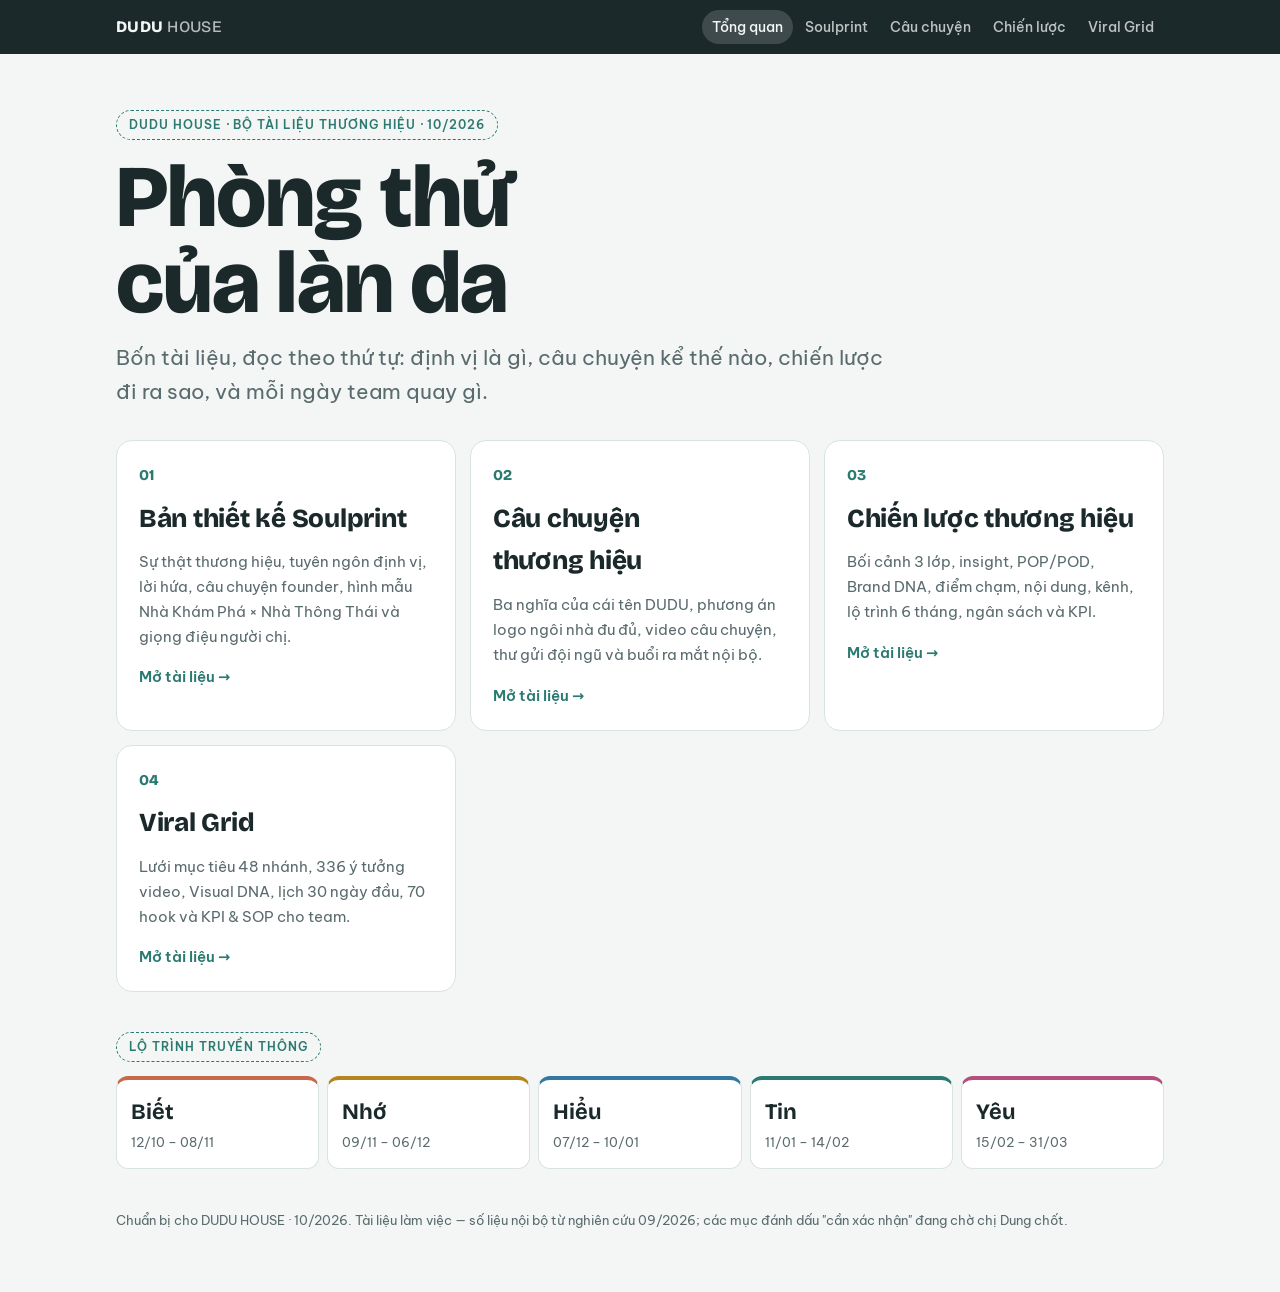
<file: index.html>
<!doctype html>
<html lang="vi">
<head>
<meta charset="utf-8">
<meta name="viewport" content="width=device-width, initial-scale=1, viewport-fit=cover">
<title>DUDU House Brand Book</title>
<meta name="description" content="Bộ tài liệu thương hiệu DUDU HOUSE: Soulprint, chiến lược thương hiệu và Viral Grid.">
<meta property="og:title" content="DUDU House Brand Book">
<meta property="og:description" content="Bộ tài liệu thương hiệu DUDU HOUSE: Soulprint, chiến lược thương hiệu và Viral Grid.">
<meta name="robots" content="noindex">
<link rel="preconnect" href="https://fonts.googleapis.com"><link rel="preconnect" href="https://fonts.gstatic.com" crossorigin><link rel="stylesheet" href="https://fonts.googleapis.com/css2?family=Bricolage+Grotesque:opsz,wght@12..96,500;12..96,700;12..96,800&family=Be+Vietnam+Pro:ital,wght@0,400;0,500;0,600;0,700;1,400&display=swap">
<link rel="stylesheet" href="style.css">
</head>
<body><div class="topbar"><div class="wrap topbar-in"><a class="mark" href="index.html">DUDU<span>HOUSE</span></a><div class="pages"><a href="index.html" aria-current="page">Tổng quan</a><a href="soulprint.html">Soulprint</a><a href="cau-chuyen.html">Câu chuyện</a><a href="chien-luoc.html">Chiến lược</a><a href="viral-grid.html">Viral Grid</a></div></div></div>
<header class="hero wrap home">
<p class="eyebrow">DUDU HOUSE · Bộ tài liệu thương hiệu · 10/2026</p>
<h1>Phòng thử<br>của làn da</h1>
<p class="lead">Bốn tài liệu, đọc theo thứ tự: định vị là gì, câu chuyện kể thế nào, chiến lược đi ra sao, và mỗi ngày team quay gì.</p>
</header>
<main class="wrap"><div class="cards"><a class="card" href="soulprint.html"><span class="num">01</span><h2>Bản thiết kế Soulprint</h2><p>Sự thật thương hiệu, tuyên ngôn định vị, lời hứa, câu chuyện founder, hình mẫu Nhà Khám Phá × Nhà Thông Thái và giọng điệu người chị.</p><span class="go">Mở tài liệu →</span></a><a class="card" href="cau-chuyen.html"><span class="num">02</span><h2>Câu chuyện thương hiệu</h2><p>Ba nghĩa của cái tên DUDU, phương án logo ngôi nhà đu đủ, video câu chuyện, thư gửi đội ngũ và buổi ra mắt nội bộ.</p><span class="go">Mở tài liệu →</span></a><a class="card" href="chien-luoc.html"><span class="num">03</span><h2>Chiến lược thương hiệu</h2><p>Bối cảnh 3 lớp, insight, POP/POD, Brand DNA, điểm chạm, nội dung, kênh, lộ trình 6 tháng, ngân sách và KPI.</p><span class="go">Mở tài liệu →</span></a><a class="card" href="viral-grid.html"><span class="num">04</span><h2>Viral Grid</h2><p>Lưới mục tiêu 48 nhánh, 336 ý tưởng video, Visual DNA, lịch 30 ngày đầu, 70 hook và KPI & SOP cho team.</p><span class="go">Mở tài liệu →</span></a></div>
<section class="ladder-home"><p class="eyebrow">Lộ trình truyền thông</p><ol class="ladder">
<li class="st-BIET"><b>Biết</b><span>12/10 – 08/11</span></li><li class="st-NHO"><b>Nhớ</b><span>09/11 – 06/12</span></li>
<li class="st-HIEU"><b>Hiểu</b><span>07/12 – 10/01</span></li><li class="st-TIN"><b>Tin</b><span>11/01 – 14/02</span></li><li class="st-YEU"><b>Yêu</b><span>15/02 – 31/03</span></li></ol></section>
</main><footer class="wrap foot"><p>Chuẩn bị cho DUDU HOUSE · 10/2026. Tài liệu làm việc — số liệu nội bộ từ nghiên cứu 09/2026; các mục đánh dấu "cần xác nhận" đang chờ chị Dung chốt.</p></footer></body></html>
</file>
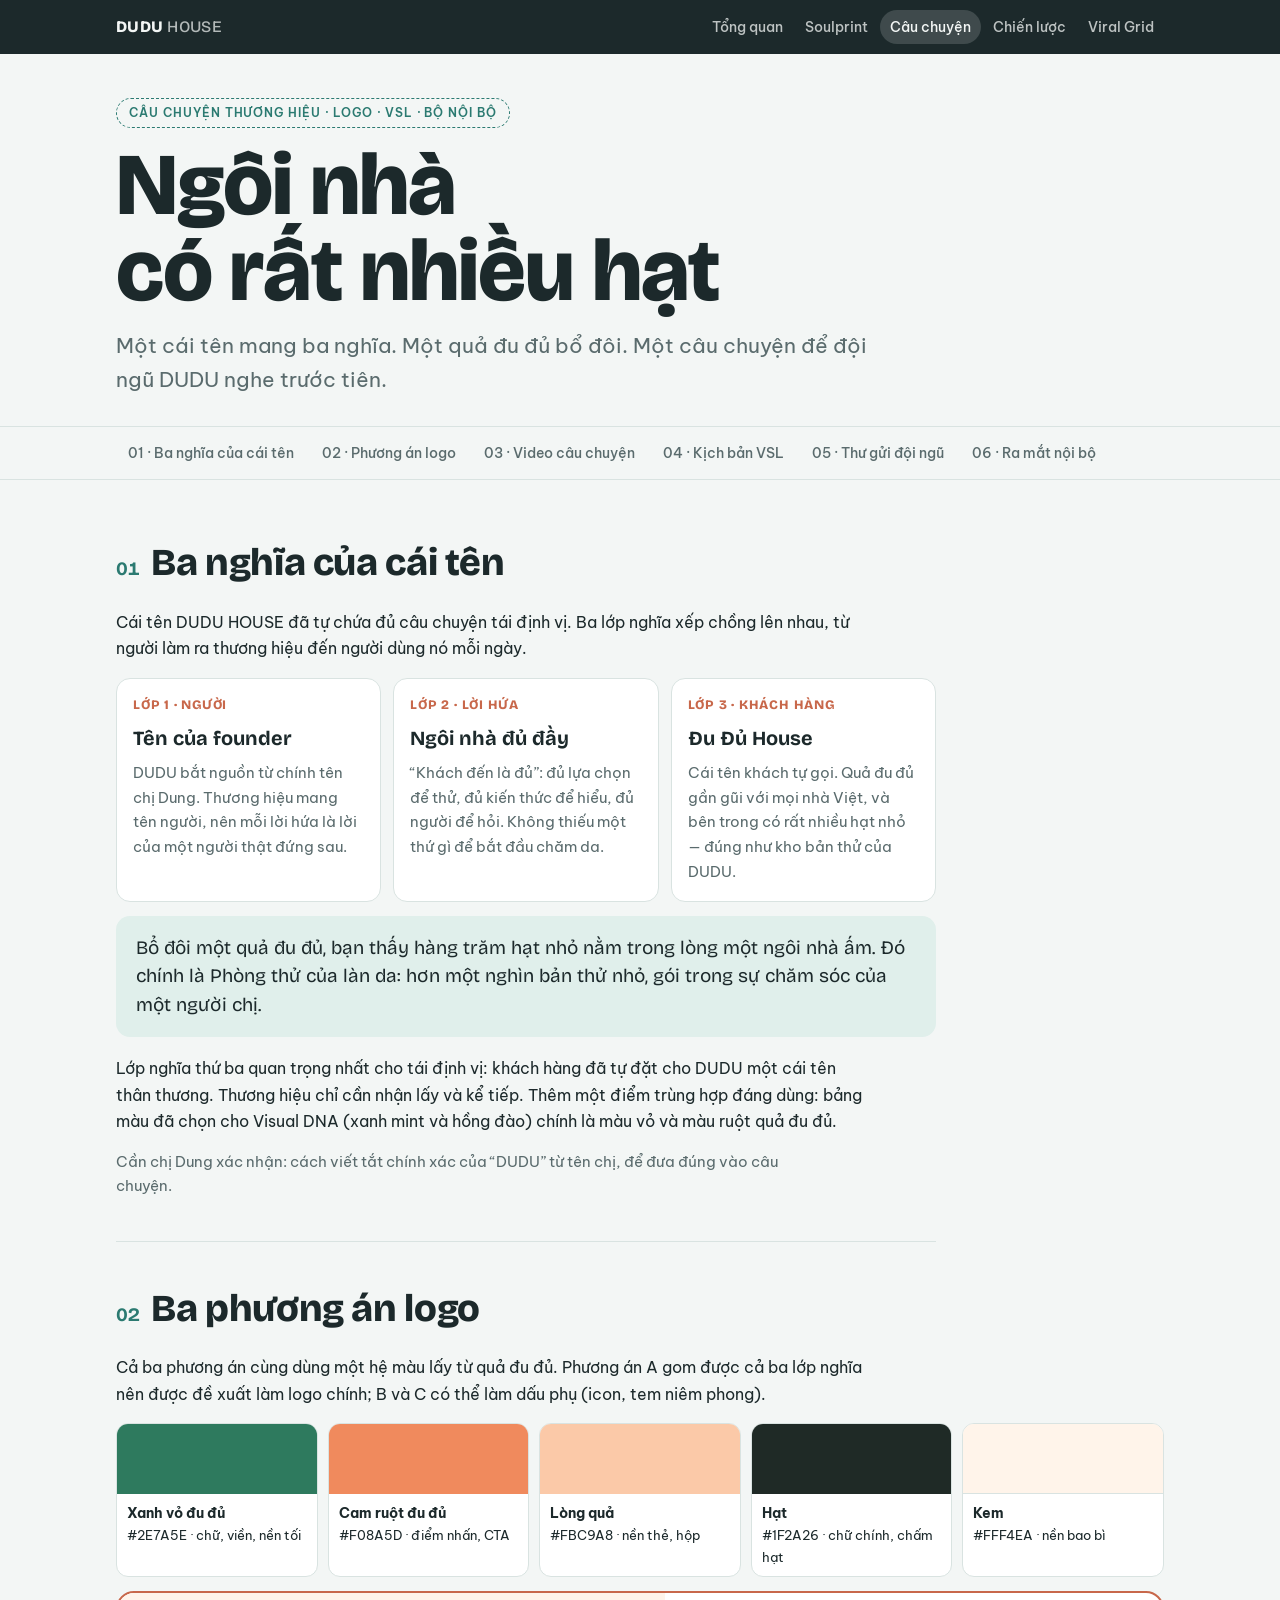
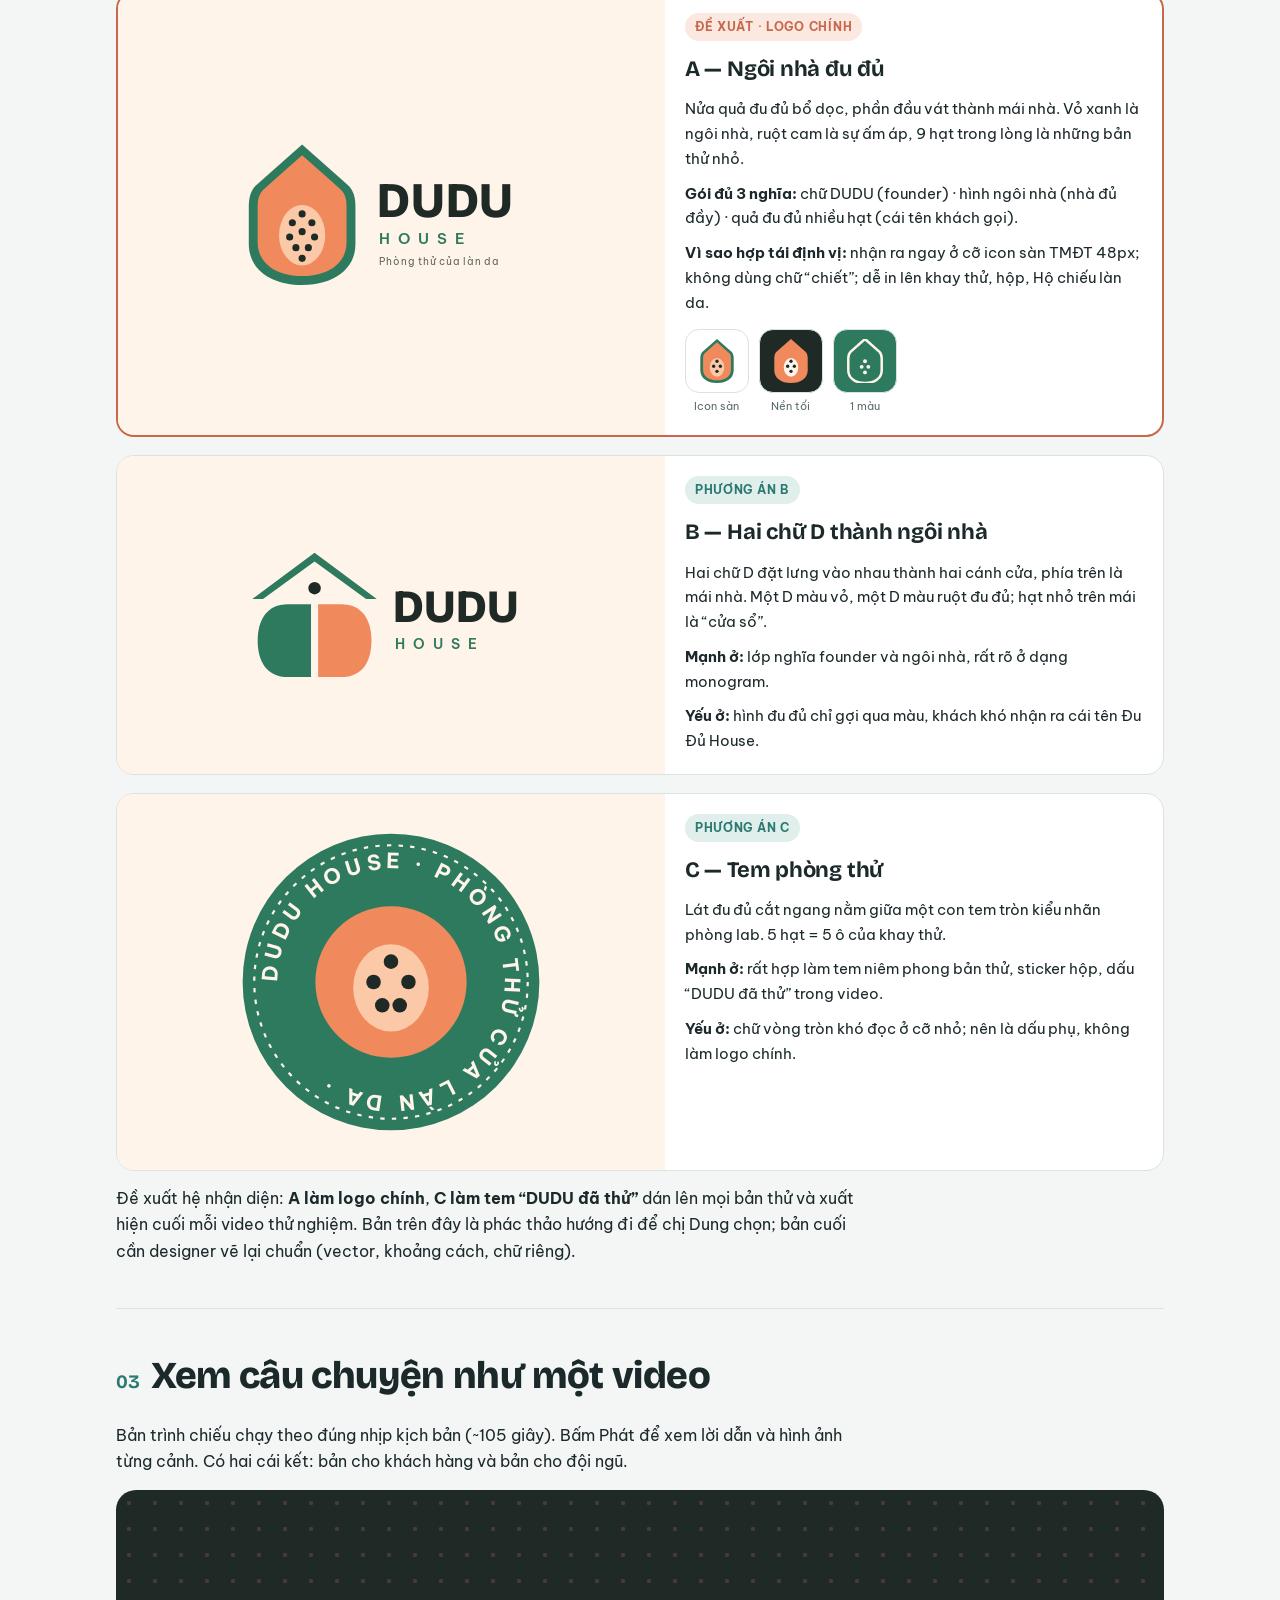
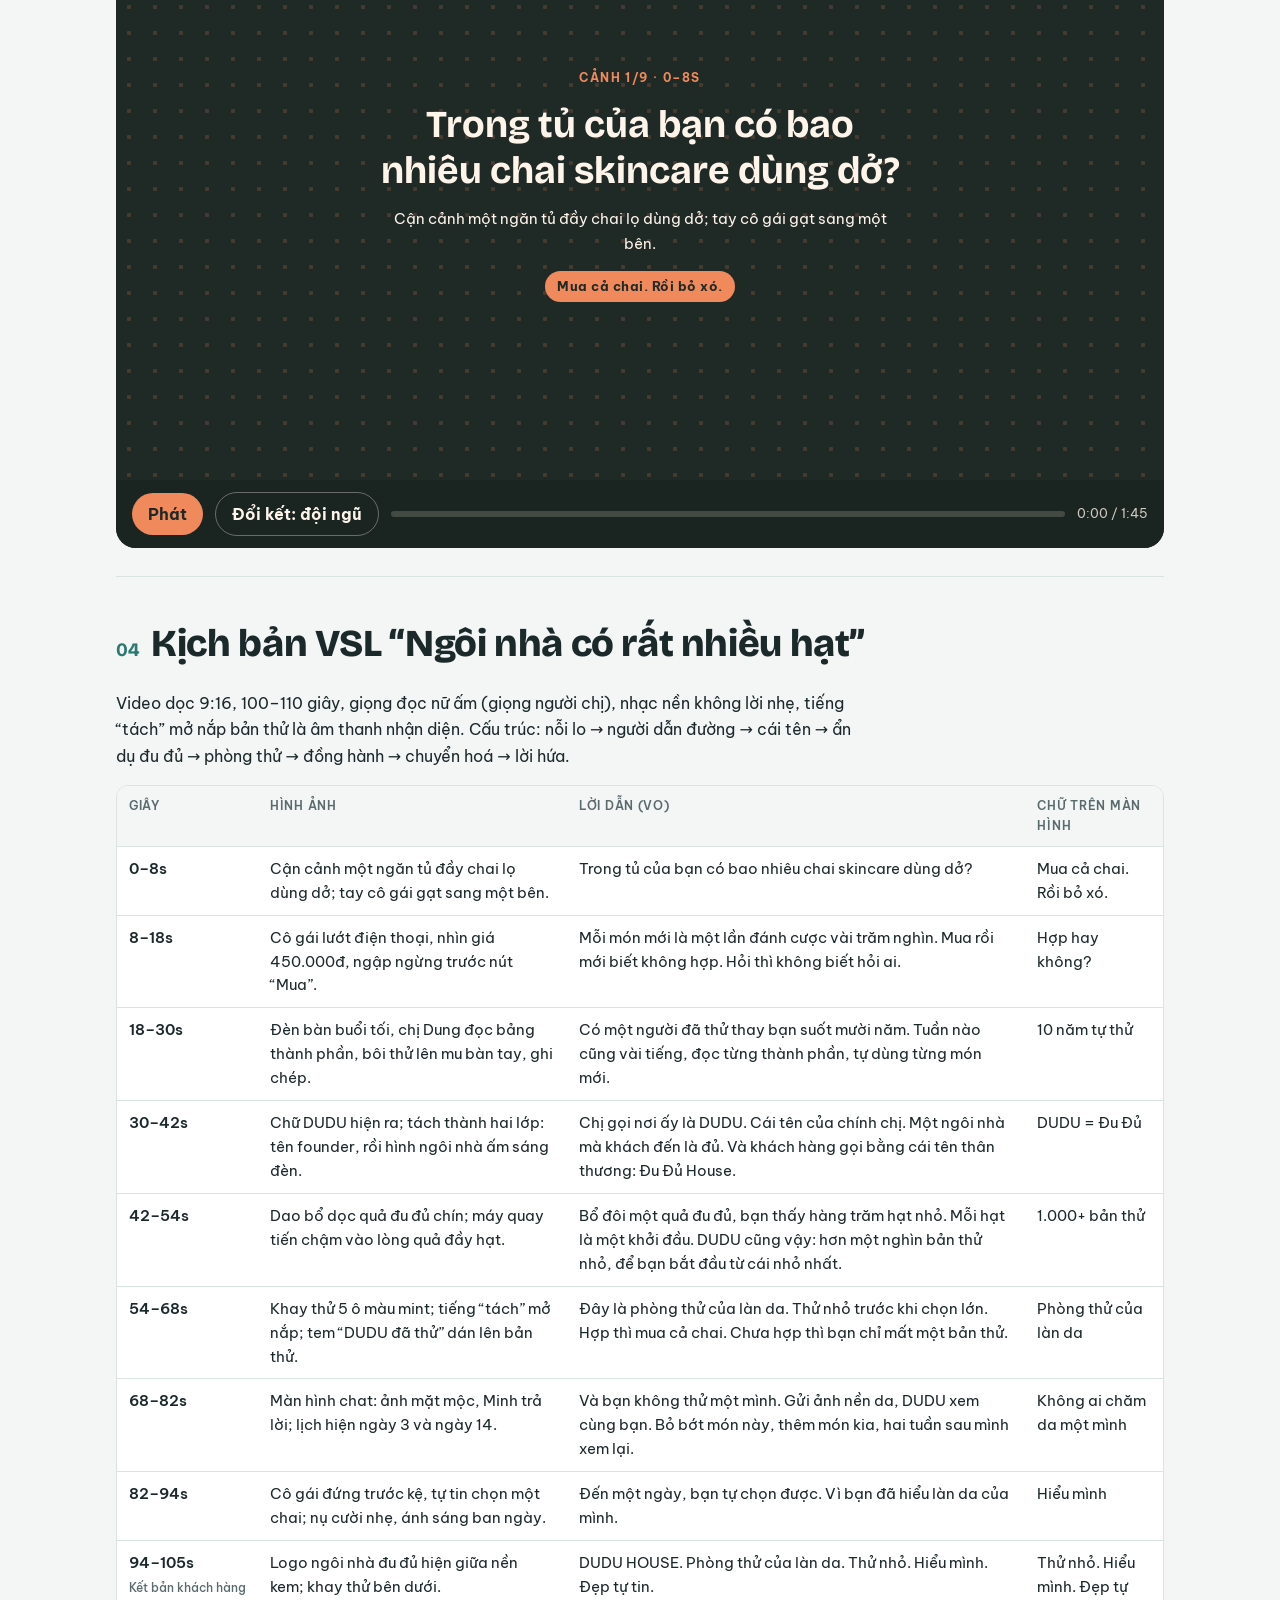
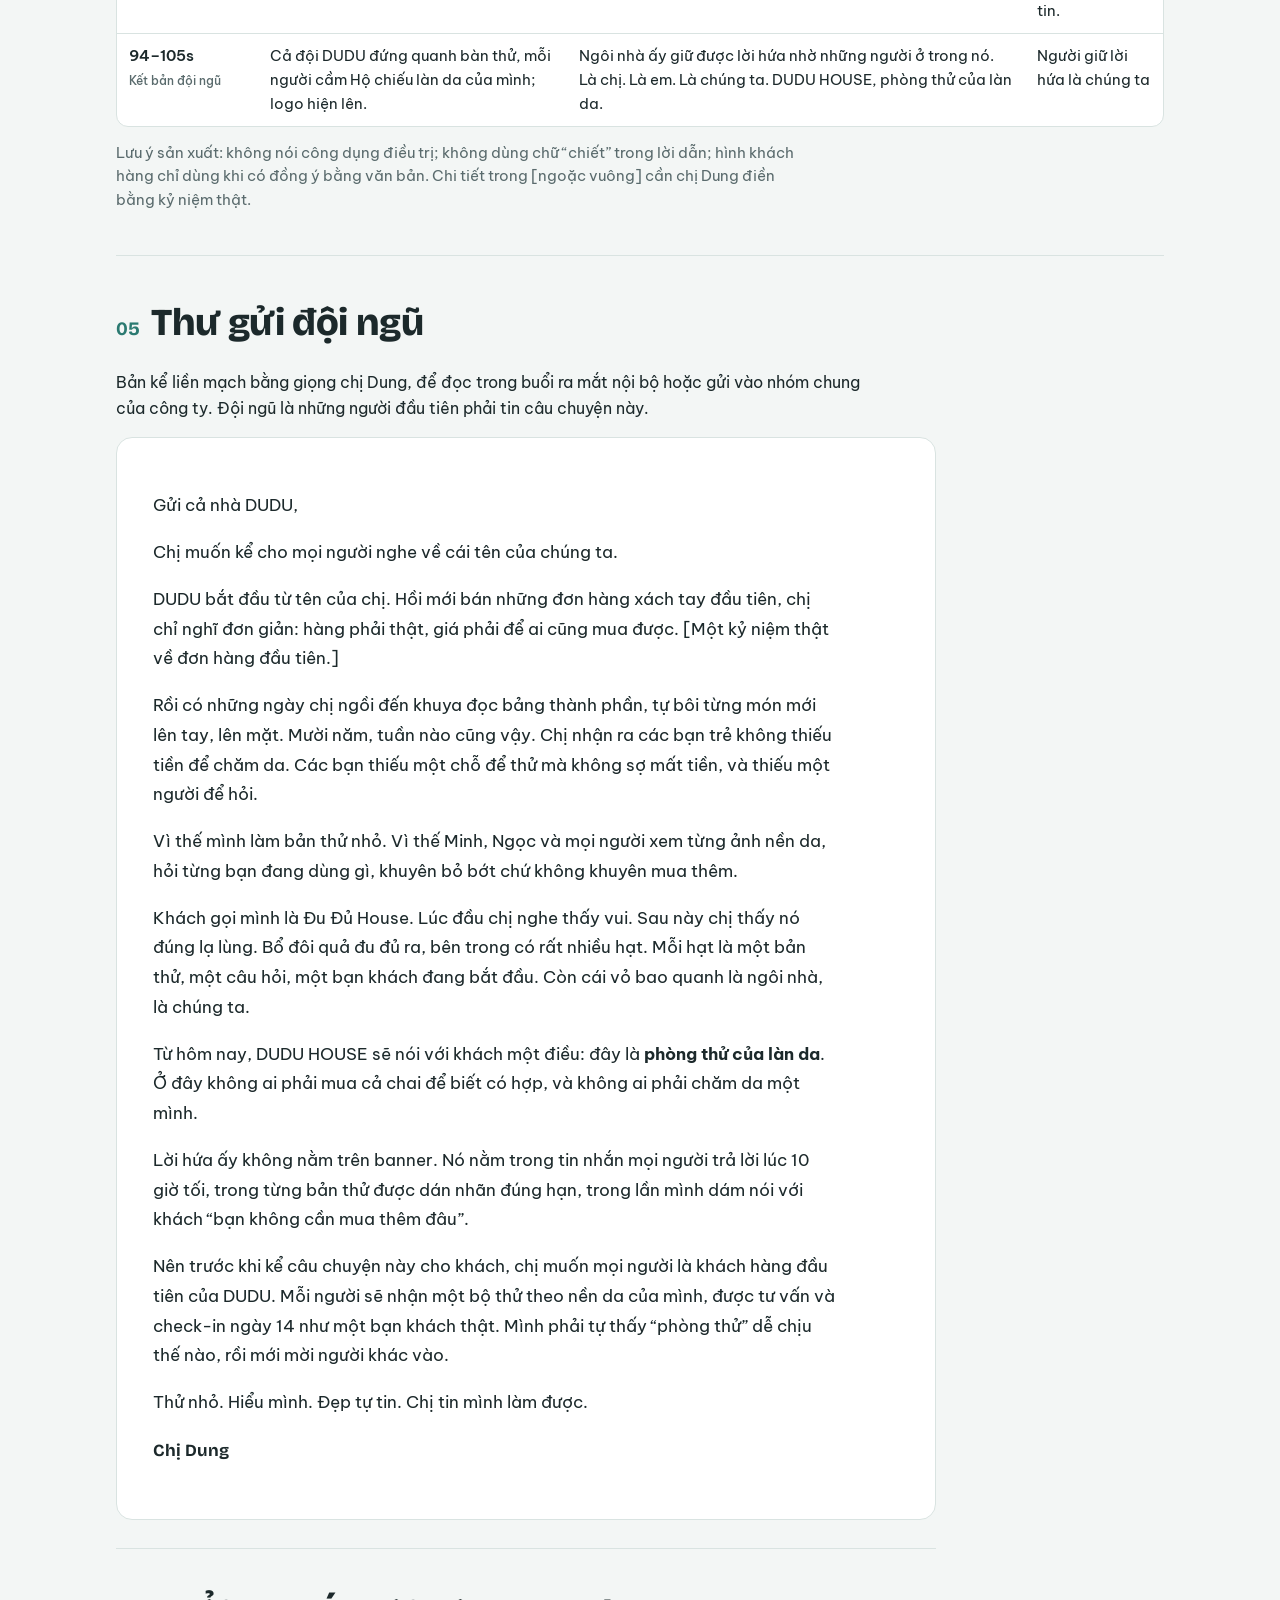
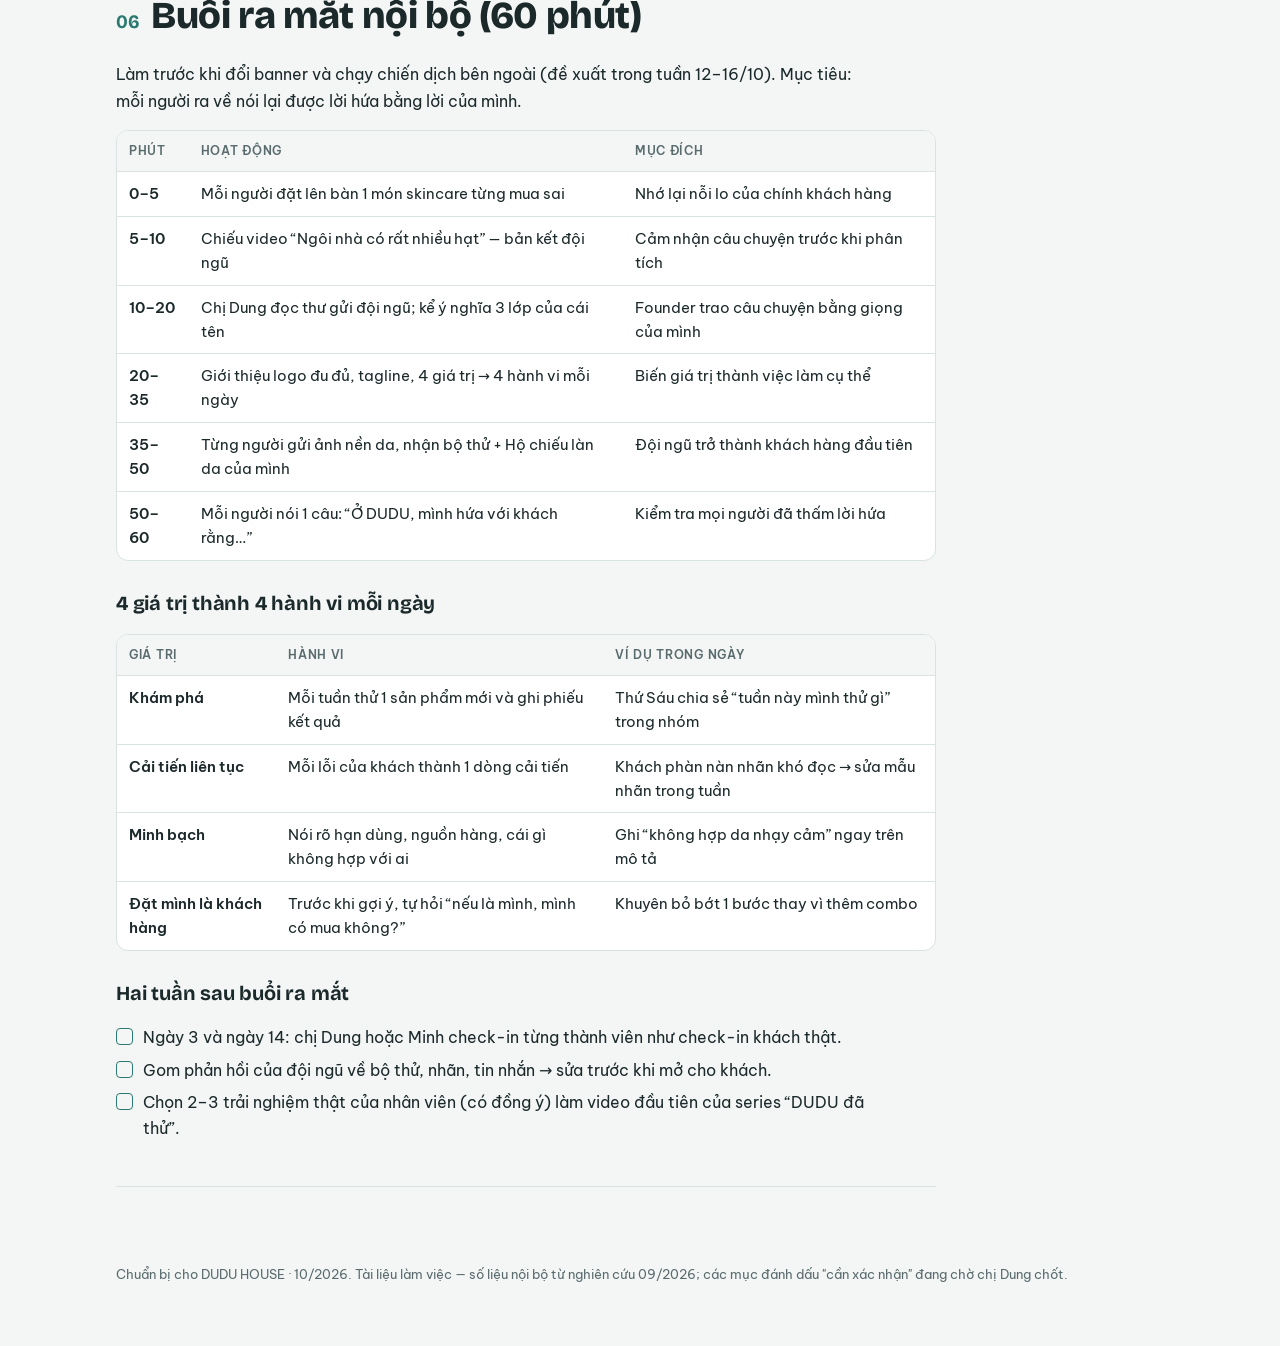
<file: cau-chuyen.html>
<!doctype html>
<html lang="vi">
<head>
<meta charset="utf-8">
<meta name="viewport" content="width=device-width, initial-scale=1, viewport-fit=cover">
<title>DUDU House Brand Story</title>
<meta name="description" content="Câu chuyện thương hiệu DUDU HOUSE: ba nghĩa của cái tên, logo ngôi nhà đu đủ, video câu chuyện và bộ ra mắt nội bộ.">
<meta property="og:title" content="DUDU House Brand Story">
<meta property="og:description" content="Câu chuyện thương hiệu DUDU HOUSE: ba nghĩa của cái tên, logo ngôi nhà đu đủ, video câu chuyện và bộ ra mắt nội bộ.">
<meta name="robots" content="noindex">
<link rel="preconnect" href="https://fonts.googleapis.com"><link rel="preconnect" href="https://fonts.gstatic.com" crossorigin><link rel="stylesheet" href="https://fonts.googleapis.com/css2?family=Bricolage+Grotesque:opsz,wght@12..96,500;12..96,700;12..96,800&family=Be+Vietnam+Pro:ital,wght@0,400;0,500;0,600;0,700;1,400&display=swap">
<link rel="stylesheet" href="style.css">
</head>
<body><div class="topbar"><div class="wrap topbar-in"><a class="mark" href="index.html">DUDU<span>HOUSE</span></a><div class="pages"><a href="index.html">Tổng quan</a><a href="soulprint.html">Soulprint</a><a href="cau-chuyen.html" aria-current="page">Câu chuyện</a><a href="chien-luoc.html">Chiến lược</a><a href="viral-grid.html">Viral Grid</a></div></div></div><style>
/* Trang Câu chuyện: màu thương hiệu cố định cho logo (không đổi theo theme), phần chữ vẫn theo token chung */
:root{--skin:#2E7A5E;--flesh:#F08A5D;--seed:#1F2A26;--cream:#FFF4EA;--cavity:#FBC9A8}
.chapter{max-width:820px}
.meanings{display:grid;grid-template-columns:repeat(auto-fit,minmax(min(100%,230px),1fr));gap:12px;max-width:none}
.meaning{background:var(--surface);border:1px solid var(--line);border-radius:14px;padding:16px;display:grid;gap:6px;align-content:start}
.meaning .k{font-family:var(--display);font-weight:800;font-size:13px;letter-spacing:.06em;text-transform:uppercase;color:var(--peach)}
.meaning b{font-family:var(--display);font-size:20px}
.meaning p{margin:0;font-size:15px;color:var(--muted)}
.logos{display:grid;gap:18px;max-width:none}
.logo-card{background:var(--surface);border:1px solid var(--line);border-radius:18px;overflow:hidden;display:grid;grid-template-columns:minmax(0,1.1fr) minmax(0,1fr)}
.logo-card.rec{border:2px solid var(--peach)}
.stage{background:var(--cream);display:grid;place-items:center;padding:28px;min-height:280px}
.stage svg{width:100%;max-width:320px;height:auto}
.logo-info{padding:20px;display:grid;gap:10px;align-content:start}
.logo-info h3{margin:0;font-size:22px}
.logo-info p{margin:0;font-size:15px}
.badge{justify-self:start;font-size:12px;font-weight:700;letter-spacing:.06em;text-transform:uppercase;background:var(--peach-soft);color:var(--peach);padding:4px 10px;border-radius:999px}
.variants{display:flex;gap:10px;flex-wrap:wrap;margin-top:4px}
.variants div{width:64px;height:64px;border-radius:14px;display:grid;place-items:center;border:1px solid var(--line)}
.variants svg{width:44px;height:44px}
.v-dark{background:var(--seed)}.v-light{background:#fff}.v-flesh{background:var(--flesh)}.v-skin{background:var(--skin)}
.variants small{display:block;font-size:11px;color:var(--muted);text-align:center;margin-top:4px}
.variants figure{margin:0}
@media (max-width:720px){.logo-card{grid-template-columns:1fr}.stage{min-height:220px}}
.palette{display:grid;grid-template-columns:repeat(auto-fit,minmax(150px,1fr));gap:10px;max-width:none}
.palette div{border-radius:12px;overflow:hidden;border:1px solid var(--line);background:var(--surface)}
.palette i{display:block;height:70px}
.palette p{margin:0;padding:8px 10px;font-size:13px}
.palette b{display:block;font-size:14px}

/* VSL player */
.player{background:var(--seed);color:var(--cream);border-radius:20px;overflow:hidden;max-width:none;position:relative}
.screen{aspect-ratio:16/9;max-height:70vh;width:100%;display:grid;align-content:center;justify-items:center;text-align:center;padding:24px 22px;gap:14px;position:relative;isolation:isolate}
.screen::before{content:"";position:absolute;inset:0;z-index:-1;opacity:.18;background-image:radial-gradient(circle,var(--flesh) 2px,transparent 2.5px);background-size:26px 26px}
.screen .scene-no{font-size:12px;letter-spacing:.12em;text-transform:uppercase;color:var(--flesh);font-weight:700}
.screen .vo{font-family:var(--display);font-weight:700;font-size:clamp(20px,3.6vw,38px);line-height:1.2;max-width:24ch;text-wrap:balance;margin:0}
.screen .visual{font-size:clamp(12.5px,1.5vw,15px);opacity:.75;max-width:52ch;margin:0}
.screen .ovl{font-size:13px;font-weight:700;letter-spacing:.04em;background:var(--flesh);color:var(--seed);padding:5px 12px;border-radius:999px}
@media (prefers-reduced-motion:no-preference){.screen.anim .vo,.screen.anim .visual,.screen.anim .ovl{animation:rise .7s ease both}.screen.anim .visual{animation-delay:.15s}.screen.anim .ovl{animation-delay:.3s}}
@keyframes rise{from{opacity:0;transform:translateY(10px)}to{opacity:1;transform:none}}
.controls{display:flex;align-items:center;gap:12px;padding:12px 16px;background:color-mix(in srgb,var(--seed) 85%,#000)}
.controls{flex-wrap:wrap}
.controls button{white-space:nowrap;background:var(--flesh);color:var(--seed);border:0;border-radius:999px;padding:8px 16px;font:inherit;font-weight:700;cursor:pointer}
.controls button.ghost{background:transparent;color:var(--cream);border:1px solid color-mix(in srgb,var(--cream) 35%,transparent)}
.progress{flex:1;height:6px;border-radius:9px;background:color-mix(in srgb,var(--cream) 18%,transparent);overflow:hidden}
.progress i{display:block;height:100%;width:0;background:var(--flesh)}
.time{font-variant-numeric:tabular-nums;font-size:13px;opacity:.8;white-space:nowrap}
@media (max-width:560px){.screen{aspect-ratio:4/5}.progress{order:3;flex-basis:100%}}
.letter{background:var(--surface);border:1px solid var(--line);border-radius:16px;padding:clamp(20px,4vw,36px);font-size:17px;line-height:1.75}
.letter p{max-width:62ch}
.letter .sign{font-family:var(--display);font-weight:700;margin-top:18px}
</style>

<header class="hero wrap">
<p class="eyebrow">Câu chuyện thương hiệu · Logo · VSL · Bộ nội bộ</p>
<h1>Ngôi nhà<br>có rất nhiều hạt</h1>
<p class="lead">Một cái tên mang ba nghĩa. Một quả đu đủ bổ đôi. Một câu chuyện để đội ngũ DUDU nghe trước tiên.</p>
</header>

<nav class="toc" aria-label="Mục lục"><div class="wrap toc-in">
<a href="#ten">01 · Ba nghĩa của cái tên</a><a href="#logo">02 · Phương án logo</a><a href="#vsl">03 · Video câu chuyện</a><a href="#kich-ban">04 · Kịch bản VSL</a><a href="#thu">05 · Thư gửi đội ngũ</a><a href="#noi-bo">06 · Ra mắt nội bộ</a>
</div></nav>

<main class="wrap doc">

<section id="ten" class="sec chapter">
<h2><span class="num">01</span>Ba nghĩa của cái tên</h2>
<p>Cái tên DUDU HOUSE đã tự chứa đủ câu chuyện tái định vị. Ba lớp nghĩa xếp chồng lên nhau, từ người làm ra thương hiệu đến người dùng nó mỗi ngày.</p>
<div class="meanings">
 <div class="meaning"><span class="k">Lớp 1 · Người</span><b>Tên của founder</b><p>DUDU bắt nguồn từ chính tên chị Dung. Thương hiệu mang tên người, nên mỗi lời hứa là lời của một người thật đứng sau.</p></div>
 <div class="meaning"><span class="k">Lớp 2 · Lời hứa</span><b>Ngôi nhà đủ đầy</b><p>“Khách đến là đủ”: đủ lựa chọn để thử, đủ kiến thức để hiểu, đủ người để hỏi. Không thiếu một thứ gì để bắt đầu chăm da.</p></div>
 <div class="meaning"><span class="k">Lớp 3 · Khách hàng</span><b>Đu Đủ House</b><p>Cái tên khách tự gọi. Quả đu đủ gần gũi với mọi nhà Việt, và bên trong có rất nhiều hạt nhỏ — đúng như kho bản thử của DUDU.</p></div>
</div>
<blockquote><p>Bổ đôi một quả đu đủ, bạn thấy hàng trăm hạt nhỏ nằm trong lòng một ngôi nhà ấm. Đó chính là Phòng thử của làn da: hơn một nghìn bản thử nhỏ, gói trong sự chăm sóc của một người chị.</p></blockquote>
<p>Lớp nghĩa thứ ba quan trọng nhất cho tái định vị: khách hàng đã tự đặt cho DUDU một cái tên thân thương. Thương hiệu chỉ cần nhận lấy và kể tiếp. Thêm một điểm trùng hợp đáng dùng: bảng màu đã chọn cho Visual DNA (xanh mint và hồng đào) chính là màu vỏ và màu ruột quả đu đủ.</p>
<p style="color:var(--muted);font-size:14.5px">Cần chị Dung xác nhận: cách viết tắt chính xác của “DUDU” từ tên chị, để đưa đúng vào câu chuyện.</p>
</section>

<section id="logo" class="sec chapter" style="max-width:none">
<h2><span class="num">02</span>Ba phương án logo</h2>
<p style="max-width:68ch">Cả ba phương án cùng dùng một hệ màu lấy từ quả đu đủ. Phương án A gom được cả ba lớp nghĩa nên được đề xuất làm logo chính; B và C có thể làm dấu phụ (icon, tem niêm phong).</p>

<div class="palette">
 <div><i style="background:#2E7A5E"></i><p><b>Xanh vỏ đu đủ</b>#2E7A5E · chữ, viền, nền tối</p></div>
 <div><i style="background:#F08A5D"></i><p><b>Cam ruột đu đủ</b>#F08A5D · điểm nhấn, CTA</p></div>
 <div><i style="background:#FBC9A8"></i><p><b>Lòng quả</b>#FBC9A8 · nền thẻ, hộp</p></div>
 <div><i style="background:#1F2A26"></i><p><b>Hạt</b>#1F2A26 · chữ chính, chấm hạt</p></div>
 <div><i style="background:#FFF4EA;border-bottom:1px solid var(--line)"></i><p><b>Kem</b>#FFF4EA · nền bao bì</p></div>
</div>

<div class="logos">
 <article class="logo-card rec">
  <div class="stage">
   <svg viewBox="0 0 360 200" role="img" aria-label="Logo phương án A: quả đu đủ bổ đôi hình ngôi nhà">
    <g transform="translate(20 22)">
     <path d="M60 0 L112 46 C118 52 120 60 120 70 L120 112 C120 140 96 158 60 158 C24 158 0 140 0 112 L0 70 C0 60 2 52 8 46 Z" fill="#2E7A5E"/>
     <path d="M60 12 L104 51 C108 55 110 61 110 68 L110 110 C110 134 89 148 60 148 C31 148 10 134 10 110 L10 68 C10 61 12 55 16 51 Z" fill="#F08A5D"/>
     <ellipse cx="60" cy="102" rx="26" ry="34" fill="#FBC9A8"/>
     <g fill="#1F2A26"><circle cx="60" cy="78" r="4"/><circle cx="49" cy="88" r="4"/><circle cx="71" cy="88" r="4"/><circle cx="60" cy="98" r="4"/><circle cx="46" cy="104" r="4"/><circle cx="74" cy="104" r="4"/><circle cx="53" cy="116" r="4"/><circle cx="67" cy="116" r="4"/><circle cx="60" cy="128" r="4"/></g>
    </g>
    <text x="164" y="104" font-family="Bricolage Grotesque, Be Vietnam Pro, sans-serif" font-weight="800" font-size="56" fill="#1F2A26" letter-spacing="1">DUDU</text>
    <text x="167" y="134" font-family="Be Vietnam Pro, sans-serif" font-weight="600" font-size="17" fill="#2E7A5E" letter-spacing="9">HOUSE</text>
    <text x="167" y="158" font-family="Be Vietnam Pro, sans-serif" font-size="11.5" fill="#1F2A26" opacity=".7" letter-spacing="1">Phòng thử của làn da</text>
   </svg>
  </div>
  <div class="logo-info">
   <span class="badge">Đề xuất · logo chính</span>
   <h3>A — Ngôi nhà đu đủ</h3>
   <p>Nửa quả đu đủ bổ dọc, phần đầu vát thành mái nhà. Vỏ xanh là ngôi nhà, ruột cam là sự ấm áp, 9 hạt trong lòng là những bản thử nhỏ.</p>
   <p><b>Gói đủ 3 nghĩa:</b> chữ DUDU (founder) · hình ngôi nhà (nhà đủ đầy) · quả đu đủ nhiều hạt (cái tên khách gọi).</p>
   <p><b>Vì sao hợp tái định vị:</b> nhận ra ngay ở cỡ icon sàn TMĐT 48px; không dùng chữ “chiết”; dễ in lên khay thử, hộp, Hộ chiếu làn da.</p>
   <div class="variants" aria-label="Biến thể">
    <figure><div class="v-light"><svg viewBox="0 0 120 158"><path d="M60 0 L112 46 C118 52 120 60 120 70 L120 112 C120 140 96 158 60 158 C24 158 0 140 0 112 L0 70 C0 60 2 52 8 46 Z" fill="#2E7A5E"/><path d="M60 12 L104 51 C108 55 110 61 110 68 L110 110 C110 134 89 148 60 148 C31 148 10 134 10 110 L10 68 C10 61 12 55 16 51 Z" fill="#F08A5D"/><ellipse cx="60" cy="102" rx="26" ry="34" fill="#FBC9A8"/><g fill="#1F2A26"><circle cx="60" cy="80" r="6"/><circle cx="48" cy="98" r="6"/><circle cx="72" cy="98" r="6"/><circle cx="60" cy="116" r="6"/></g></svg></div><small>Icon sàn</small></figure>
    <figure><div class="v-dark"><svg viewBox="0 0 120 158"><path d="M60 0 L112 46 C118 52 120 60 120 70 L120 112 C120 140 96 158 60 158 C24 158 0 140 0 112 L0 70 C0 60 2 52 8 46 Z" fill="#F08A5D"/><ellipse cx="60" cy="102" rx="26" ry="34" fill="#FFF4EA"/><g fill="#1F2A26"><circle cx="60" cy="80" r="6"/><circle cx="48" cy="98" r="6"/><circle cx="72" cy="98" r="6"/><circle cx="60" cy="116" r="6"/></g></svg></div><small>Nền tối</small></figure>
    <figure><div class="v-skin"><svg viewBox="0 0 120 158"><path d="M60 0 L112 46 C118 52 120 60 120 70 L120 112 C120 140 96 158 60 158 C24 158 0 140 0 112 L0 70 C0 60 2 52 8 46 Z" fill="none" stroke="#FFF4EA" stroke-width="9"/><g fill="#FFF4EA"><circle cx="60" cy="80" r="7"/><circle cx="48" cy="100" r="7"/><circle cx="72" cy="100" r="7"/><circle cx="60" cy="120" r="7"/></g></svg></div><small>1 màu</small></figure>
   </div>
  </div>
 </article>

 <article class="logo-card">
  <div class="stage">
   <svg viewBox="0 0 360 200" role="img" aria-label="Logo phương án B: hai chữ D tạo thành ngôi nhà">
    <g transform="translate(24 30)">
     <path d="M70 0 L140 52 L128 52 L70 10 L12 52 L0 52 Z" fill="#2E7A5E"/>
     <path d="M66 58 L66 140 L40 140 C16 140 6 122 6 99 C6 76 16 58 40 58 Z" fill="#2E7A5E"/>
     <path d="M74 58 L74 140 L100 140 C124 140 134 122 134 99 C134 76 124 58 100 58 Z" fill="#F08A5D"/>
     <circle cx="70" cy="40" r="7" fill="#1F2A26"/>
    </g>
    <text x="182" y="108" font-family="Bricolage Grotesque, Be Vietnam Pro, sans-serif" font-weight="800" font-size="52" fill="#1F2A26">DUDU</text>
    <text x="184" y="138" font-family="Be Vietnam Pro, sans-serif" font-weight="600" font-size="16" fill="#2E7A5E" letter-spacing="9">HOUSE</text>
   </svg>
  </div>
  <div class="logo-info">
   <span class="badge" style="background:var(--mint-soft);color:var(--mint)">Phương án B</span>
   <h3>B — Hai chữ D thành ngôi nhà</h3>
   <p>Hai chữ D đặt lưng vào nhau thành hai cánh cửa, phía trên là mái nhà. Một D màu vỏ, một D màu ruột đu đủ; hạt nhỏ trên mái là “cửa sổ”.</p>
   <p><b>Mạnh ở:</b> lớp nghĩa founder và ngôi nhà, rất rõ ở dạng monogram.</p>
   <p><b>Yếu ở:</b> hình đu đủ chỉ gợi qua màu, khách khó nhận ra cái tên Đu Đủ House.</p>
  </div>
 </article>

 <article class="logo-card">
  <div class="stage">
   <svg viewBox="0 0 220 220" role="img" aria-label="Logo phương án C: tem nhãn phòng thử hình tròn">
    <defs><path id="ring" d="M110 110 m-78 0 a78 78 0 1 1 156 0 a78 78 0 1 1 -156 0"/></defs>
    <circle cx="110" cy="110" r="102" fill="#2E7A5E"/>
    <circle cx="110" cy="110" r="94" fill="none" stroke="#FFF4EA" stroke-width="1.5" stroke-dasharray="3 5"/>
    <text font-family="Be Vietnam Pro, sans-serif" font-weight="700" font-size="14.5" fill="#FFF4EA" letter-spacing="3.2"><textPath href="#ring">DUDU HOUSE · PHÒNG THỬ CỦA LÀN DA ·</textPath></text>
    <circle cx="110" cy="110" r="52" fill="#F08A5D"/>
    <ellipse cx="110" cy="114" rx="26" ry="30" fill="#FBC9A8"/>
    <g fill="#1F2A26"><circle cx="110" cy="96" r="5"/><circle cx="98" cy="110" r="5"/><circle cx="122" cy="110" r="5"/><circle cx="104" cy="126" r="5"/><circle cx="116" cy="126" r="5"/></g>
   </svg>
  </div>
  <div class="logo-info">
   <span class="badge" style="background:var(--mint-soft);color:var(--mint)">Phương án C</span>
   <h3>C — Tem phòng thử</h3>
   <p>Lát đu đủ cắt ngang nằm giữa một con tem tròn kiểu nhãn phòng lab. 5 hạt = 5 ô của khay thử.</p>
   <p><b>Mạnh ở:</b> rất hợp làm tem niêm phong bản thử, sticker hộp, dấu “DUDU đã thử” trong video.</p>
   <p><b>Yếu ở:</b> chữ vòng tròn khó đọc ở cỡ nhỏ; nên là dấu phụ, không làm logo chính.</p>
  </div>
 </article>
</div>
<p style="max-width:68ch">Đề xuất hệ nhận diện: <b>A làm logo chính</b>, <b>C làm tem “DUDU đã thử”</b> dán lên mọi bản thử và xuất hiện cuối mỗi video thử nghiệm. Bản trên đây là phác thảo hướng đi để chị Dung chọn; bản cuối cần designer vẽ lại chuẩn (vector, khoảng cách, chữ riêng).</p>
</section>

<section id="vsl" class="sec chapter" style="max-width:none">
<h2><span class="num">03</span>Xem câu chuyện như một video</h2>
<p style="max-width:68ch">Bản trình chiếu chạy theo đúng nhịp kịch bản (~105 giây). Bấm Phát để xem lời dẫn và hình ảnh từng cảnh. Có hai cái kết: bản cho khách hàng và bản cho đội ngũ.</p>
<div class="player" id="player">
 <div class="screen" id="screen" aria-live="polite"></div>
 <div class="controls">
  <button id="play" type="button">Phát</button>
  <button id="ending" type="button" class="ghost">Đổi kết: đội ngũ</button>
  <div class="progress" aria-hidden="true"><i id="bar"></i></div>
  <span class="time" id="time">0:00</span>
 </div>
</div>
</section>

<section id="kich-ban" class="sec chapter" style="max-width:none">
<h2><span class="num">04</span>Kịch bản VSL “Ngôi nhà có rất nhiều hạt”</h2>
<p style="max-width:68ch">Video dọc 9:16, 100–110 giây, giọng đọc nữ ấm (giọng người chị), nhạc nền không lời nhẹ, tiếng “tách” mở nắp bản thử là âm thanh nhận diện. Cấu trúc: nỗi lo → người dẫn đường → cái tên → ẩn dụ đu đủ → phòng thử → đồng hành → chuyển hoá → lời hứa.</p>
<div class="tablewrap"><table id="scriptTable"><thead><tr><th>Giây</th><th>Hình ảnh</th><th>Lời dẫn (VO)</th><th>Chữ trên màn hình</th></tr></thead><tbody></tbody></table></div>
<p style="max-width:68ch;color:var(--muted);font-size:14.5px">Lưu ý sản xuất: không nói công dụng điều trị; không dùng chữ “chiết” trong lời dẫn; hình khách hàng chỉ dùng khi có đồng ý bằng văn bản. Chi tiết trong [ngoặc vuông] cần chị Dung điền bằng kỷ niệm thật.</p>
</section>

<section id="thu" class="sec chapter">
<h2><span class="num">05</span>Thư gửi đội ngũ</h2>
<p>Bản kể liền mạch bằng giọng chị Dung, để đọc trong buổi ra mắt nội bộ hoặc gửi vào nhóm chung của công ty. Đội ngũ là những người đầu tiên phải tin câu chuyện này.</p>
<div class="letter">
<p>Gửi cả nhà DUDU,</p>
<p>Chị muốn kể cho mọi người nghe về cái tên của chúng ta.</p>
<p>DUDU bắt đầu từ tên của chị. Hồi mới bán những đơn hàng xách tay đầu tiên, chị chỉ nghĩ đơn giản: hàng phải thật, giá phải để ai cũng mua được. [Một kỷ niệm thật về đơn hàng đầu tiên.]</p>
<p>Rồi có những ngày chị ngồi đến khuya đọc bảng thành phần, tự bôi từng món mới lên tay, lên mặt. Mười năm, tuần nào cũng vậy. Chị nhận ra các bạn trẻ không thiếu tiền để chăm da. Các bạn thiếu một chỗ để thử mà không sợ mất tiền, và thiếu một người để hỏi.</p>
<p>Vì thế mình làm bản thử nhỏ. Vì thế Minh, Ngọc và mọi người xem từng ảnh nền da, hỏi từng bạn đang dùng gì, khuyên bỏ bớt chứ không khuyên mua thêm.</p>
<p>Khách gọi mình là Đu Đủ House. Lúc đầu chị nghe thấy vui. Sau này chị thấy nó đúng lạ lùng. Bổ đôi quả đu đủ ra, bên trong có rất nhiều hạt. Mỗi hạt là một bản thử, một câu hỏi, một bạn khách đang bắt đầu. Còn cái vỏ bao quanh là ngôi nhà, là chúng ta.</p>
<p>Từ hôm nay, DUDU HOUSE sẽ nói với khách một điều: đây là <b>phòng thử của làn da</b>. Ở đây không ai phải mua cả chai để biết có hợp, và không ai phải chăm da một mình.</p>
<p>Lời hứa ấy không nằm trên banner. Nó nằm trong tin nhắn mọi người trả lời lúc 10 giờ tối, trong từng bản thử được dán nhãn đúng hạn, trong lần mình dám nói với khách “bạn không cần mua thêm đâu”.</p>
<p>Nên trước khi kể câu chuyện này cho khách, chị muốn mọi người là khách hàng đầu tiên của DUDU. Mỗi người sẽ nhận một bộ thử theo nền da của mình, được tư vấn và check-in ngày 14 như một bạn khách thật. Mình phải tự thấy “phòng thử” dễ chịu thế nào, rồi mới mời người khác vào.</p>
<p>Thử nhỏ. Hiểu mình. Đẹp tự tin. Chị tin mình làm được.</p>
<p class="sign">Chị Dung</p>
</div>
</section>

<section id="noi-bo" class="sec chapter">
<h2><span class="num">06</span>Buổi ra mắt nội bộ (60 phút)</h2>
<p>Làm trước khi đổi banner và chạy chiến dịch bên ngoài (đề xuất trong tuần 12–16/10). Mục tiêu: mỗi người ra về nói lại được lời hứa bằng lời của mình.</p>
<div class="tablewrap"><table><thead><tr><th>Phút</th><th>Hoạt động</th><th>Mục đích</th></tr></thead><tbody>
<tr><td>0–5</td><td>Mỗi người đặt lên bàn 1 món skincare từng mua sai</td><td>Nhớ lại nỗi lo của chính khách hàng</td></tr>
<tr><td>5–10</td><td>Chiếu video “Ngôi nhà có rất nhiều hạt” — bản kết đội ngũ</td><td>Cảm nhận câu chuyện trước khi phân tích</td></tr>
<tr><td>10–20</td><td>Chị Dung đọc thư gửi đội ngũ; kể ý nghĩa 3 lớp của cái tên</td><td>Founder trao câu chuyện bằng giọng của mình</td></tr>
<tr><td>20–35</td><td>Giới thiệu logo đu đủ, tagline, 4 giá trị → 4 hành vi mỗi ngày</td><td>Biến giá trị thành việc làm cụ thể</td></tr>
<tr><td>35–50</td><td>Từng người gửi ảnh nền da, nhận bộ thử + Hộ chiếu làn da của mình</td><td>Đội ngũ trở thành khách hàng đầu tiên</td></tr>
<tr><td>50–60</td><td>Mỗi người nói 1 câu: “Ở DUDU, mình hứa với khách rằng…”</td><td>Kiểm tra mọi người đã thấm lời hứa</td></tr>
</tbody></table></div>

<h3>4 giá trị thành 4 hành vi mỗi ngày</h3>
<div class="tablewrap"><table><thead><tr><th>Giá trị</th><th>Hành vi</th><th>Ví dụ trong ngày</th></tr></thead><tbody>
<tr><td>Khám phá</td><td>Mỗi tuần thử 1 sản phẩm mới và ghi phiếu kết quả</td><td>Thứ Sáu chia sẻ “tuần này mình thử gì” trong nhóm</td></tr>
<tr><td>Cải tiến liên tục</td><td>Mỗi lỗi của khách thành 1 dòng cải tiến</td><td>Khách phàn nàn nhãn khó đọc → sửa mẫu nhãn trong tuần</td></tr>
<tr><td>Minh bạch</td><td>Nói rõ hạn dùng, nguồn hàng, cái gì không hợp với ai</td><td>Ghi “không hợp da nhạy cảm” ngay trên mô tả</td></tr>
<tr><td>Đặt mình là khách hàng</td><td>Trước khi gợi ý, tự hỏi “nếu là mình, mình có mua không?”</td><td>Khuyên bỏ bớt 1 bước thay vì thêm combo</td></tr>
</tbody></table></div>

<h3>Hai tuần sau buổi ra mắt</h3>
<ul>
<li class="todo"><span class="box" aria-hidden="true"></span>Ngày 3 và ngày 14: chị Dung hoặc Minh check-in từng thành viên như check-in khách thật.</li>
<li class="todo"><span class="box" aria-hidden="true"></span>Gom phản hồi của đội ngũ về bộ thử, nhãn, tin nhắn → sửa trước khi mở cho khách.</li>
<li class="todo"><span class="box" aria-hidden="true"></span>Chọn 2–3 trải nghiệm thật của nhân viên (có đồng ý) làm video đầu tiên của series “DUDU đã thử”.</li>
</ul>
</section>
</main>

<script>
const SCENES = [
 {t:"0–8", d:8, v:"Cận cảnh một ngăn tủ đầy chai lọ dùng dở; tay cô gái gạt sang một bên.", vo:"Trong tủ của bạn có bao nhiêu chai skincare dùng dở?", o:"Mua cả chai. Rồi bỏ xó."},
 {t:"8–18", d:10, v:"Cô gái lướt điện thoại, nhìn giá 450.000đ, ngập ngừng trước nút “Mua”.", vo:"Mỗi món mới là một lần đánh cược vài trăm nghìn. Mua rồi mới biết không hợp. Hỏi thì không biết hỏi ai.", o:"Hợp hay không?"},
 {t:"18–30", d:12, v:"Đèn bàn buổi tối, chị Dung đọc bảng thành phần, bôi thử lên mu bàn tay, ghi chép.", vo:"Có một người đã thử thay bạn suốt mười năm. Tuần nào cũng vài tiếng, đọc từng thành phần, tự dùng từng món mới.", o:"10 năm tự thử"},
 {t:"30–42", d:12, v:"Chữ DUDU hiện ra; tách thành hai lớp: tên founder, rồi hình ngôi nhà ấm sáng đèn.", vo:"Chị gọi nơi ấy là DUDU. Cái tên của chính chị. Một ngôi nhà mà khách đến là đủ. Và khách hàng gọi bằng cái tên thân thương: Đu Đủ House.", o:"DUDU = Đu Đủ"},
 {t:"42–54", d:12, v:"Dao bổ dọc quả đu đủ chín; máy quay tiến chậm vào lòng quả đầy hạt.", vo:"Bổ đôi một quả đu đủ, bạn thấy hàng trăm hạt nhỏ. Mỗi hạt là một khởi đầu. DUDU cũng vậy: hơn một nghìn bản thử nhỏ, để bạn bắt đầu từ cái nhỏ nhất.", o:"1.000+ bản thử"},
 {t:"54–68", d:14, v:"Khay thử 5 ô màu mint; tiếng “tách” mở nắp; tem “DUDU đã thử” dán lên bản thử.", vo:"Đây là phòng thử của làn da. Thử nhỏ trước khi chọn lớn. Hợp thì mua cả chai. Chưa hợp thì bạn chỉ mất một bản thử.", o:"Phòng thử của làn da"},
 {t:"68–82", d:14, v:"Màn hình chat: ảnh mặt mộc, Minh trả lời; lịch hiện ngày 3 và ngày 14.", vo:"Và bạn không thử một mình. Gửi ảnh nền da, DUDU xem cùng bạn. Bỏ bớt món này, thêm món kia, hai tuần sau mình xem lại.", o:"Không ai chăm da một mình"},
 {t:"82–94", d:12, v:"Cô gái đứng trước kệ, tự tin chọn một chai; nụ cười nhẹ, ánh sáng ban ngày.", vo:"Đến một ngày, bạn tự chọn được. Vì bạn đã hiểu làn da của mình.", o:"Hiểu mình"},
 {t:"94–105", d:11, v:"Logo ngôi nhà đu đủ hiện giữa nền kem; khay thử bên dưới.", vo:"DUDU HOUSE. Phòng thử của làn da. Thử nhỏ. Hiểu mình. Đẹp tự tin.", o:"Thử nhỏ. Hiểu mình. Đẹp tự tin.", end:"khach"},
 {t:"94–105", d:11, v:"Cả đội DUDU đứng quanh bàn thử, mỗi người cầm Hộ chiếu làn da của mình; logo hiện lên.", vo:"Ngôi nhà ấy giữ được lời hứa nhờ những người ở trong nó. Là chị. Là em. Là chúng ta. DUDU HOUSE, phòng thử của làn da.", o:"Người giữ lời hứa là chúng ta", end:"doi-ngu"},
];
const tb = document.querySelector('#scriptTable tbody');
tb.innerHTML = SCENES.map((s,i)=>`<tr><td style="white-space:nowrap">${s.t}s${s.end?`<br><small style="color:var(--muted);font-weight:500">${s.end==='khach'?'Kết bản khách hàng':'Kết bản đội ngũ'}</small>`:''}</td><td>${s.v}</td><td>${s.vo}</td><td>${s.o}</td></tr>`).join('');

let ending = 'khach', idx = 0, timer = null, playing = false, elapsed = 0, tick = null;
const seq = () => SCENES.filter(s => !s.end || s.end === ending);
const total = () => seq().reduce((a,s)=>a+s.d,0);
const fmt = s => `${Math.floor(s/60)}:${String(Math.floor(s%60)).padStart(2,'0')}`;
const screen = document.getElementById('screen'), bar = document.getElementById('bar'), time = document.getElementById('time'), playBtn = document.getElementById('play'), endBtn = document.getElementById('ending');
function show(i){
  const s = seq()[i]; screen.classList.remove('anim'); void screen.offsetWidth;
  screen.innerHTML = `<span class="scene-no">Cảnh ${i+1}/${seq().length} · ${s.t}s</span><p class="vo">${s.vo}</p><p class="visual">${s.v}</p><span class="ovl">${s.o}</span>`;
  screen.classList.add('anim');
}
function update(){ bar.style.width = (elapsed/total()*100)+'%'; time.textContent = fmt(elapsed)+' / '+fmt(total()); }
function stop(){ playing=false; clearTimeout(timer); clearInterval(tick); playBtn.textContent = idx>=seq().length-1 && elapsed>=total()-0.5 ? 'Xem lại' : 'Phát'; }
function run(){
  const s = seq()[idx]; show(idx);
  const start = seq().slice(0,idx).reduce((a,x)=>a+x.d,0); elapsed = start; update();
  clearInterval(tick); tick = setInterval(()=>{ elapsed=Math.min(elapsed+0.25,start+s.d); update(); },250);
  timer = setTimeout(()=>{ if(idx < seq().length-1){ idx++; run(); } else { elapsed = total(); update(); stop(); } }, s.d*1000);
}
playBtn.addEventListener('click', ()=>{
  if (playing) { stop(); return; }
  if (elapsed >= total()-0.5) { idx = 0; elapsed = 0; }
  playing = true; playBtn.textContent = 'Tạm dừng'; run();
});
endBtn.addEventListener('click', ()=>{
  ending = ending==='khach' ? 'doi-ngu' : 'khach';
  endBtn.textContent = ending==='khach' ? 'Đổi kết: đội ngũ' : 'Đổi kết: khách hàng';
  stop(); idx = 0; elapsed = 0; show(0); update(); playBtn.textContent='Phát';
});
show(0); update();
</script>
<footer class="wrap foot"><p>Chuẩn bị cho DUDU HOUSE · 10/2026. Tài liệu làm việc — số liệu nội bộ từ nghiên cứu 09/2026; các mục đánh dấu "cần xác nhận" đang chờ chị Dung chốt.</p></footer></body></html>
</file>
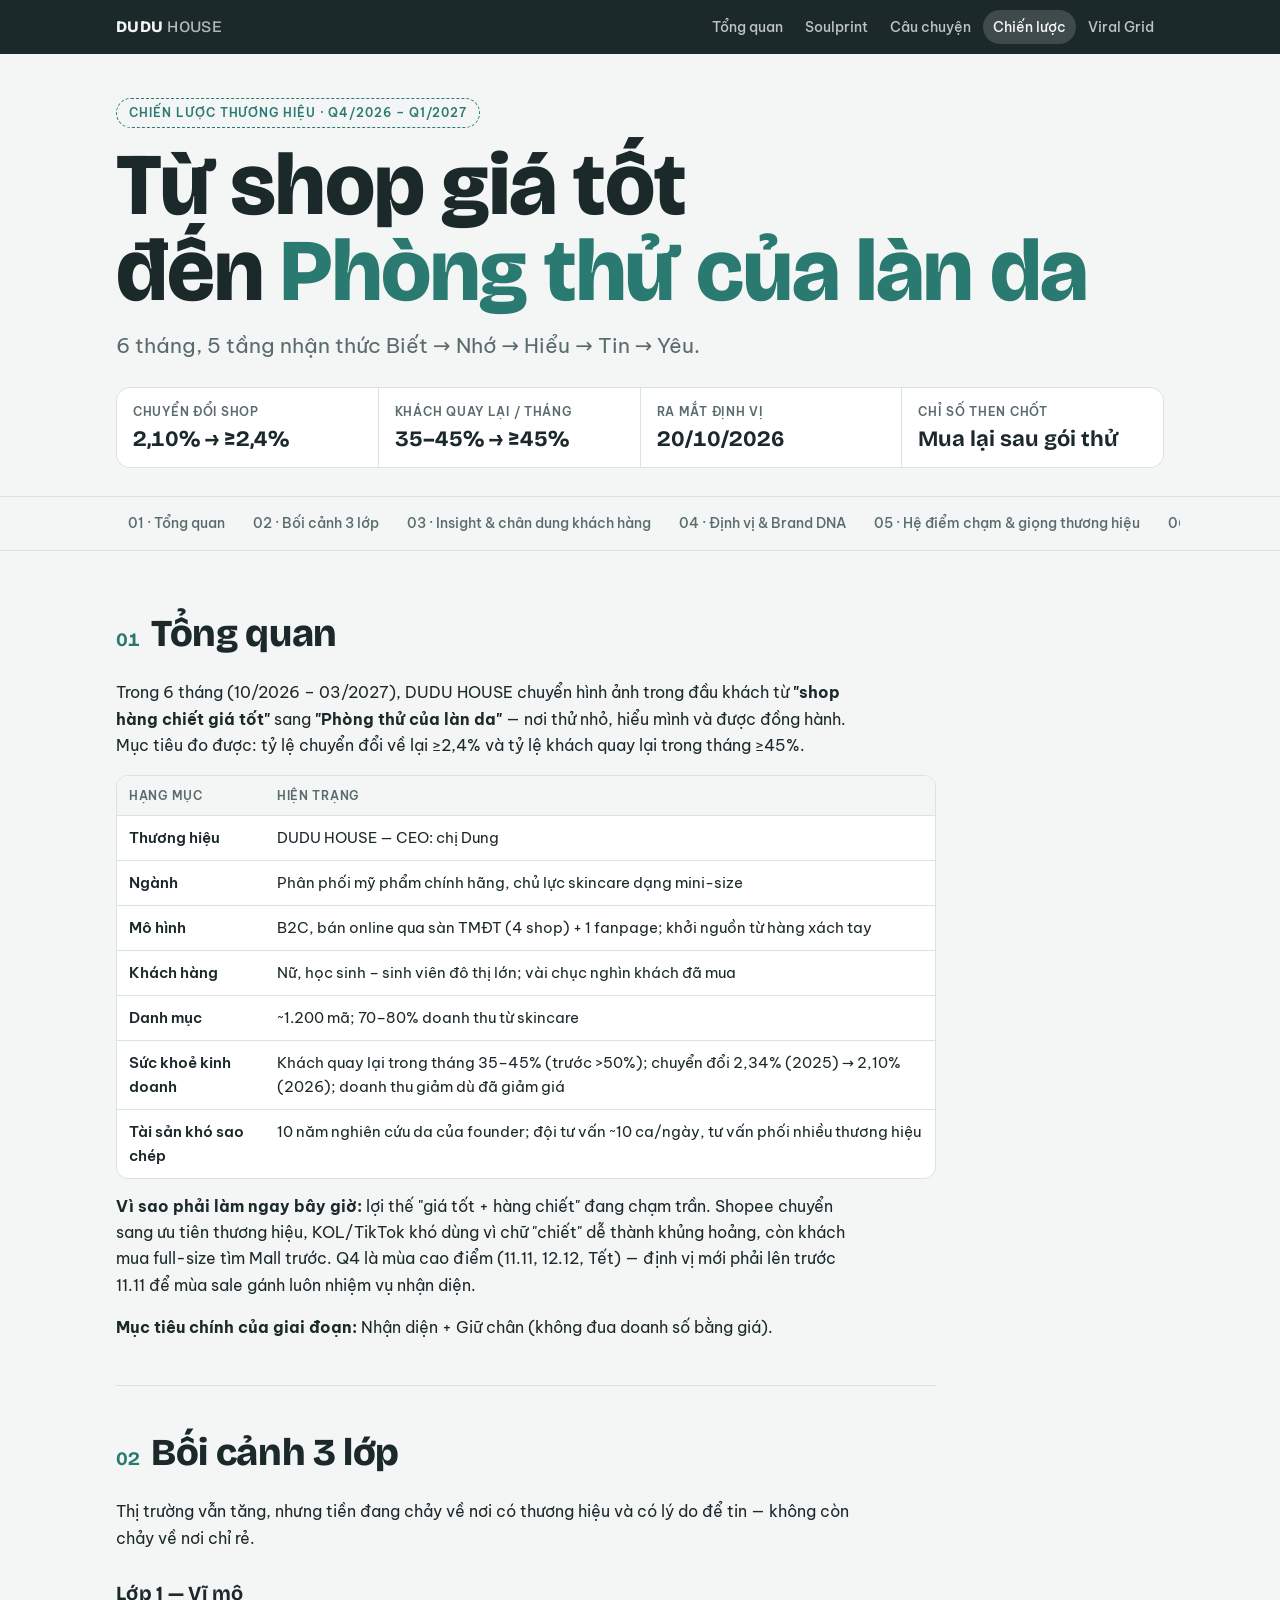
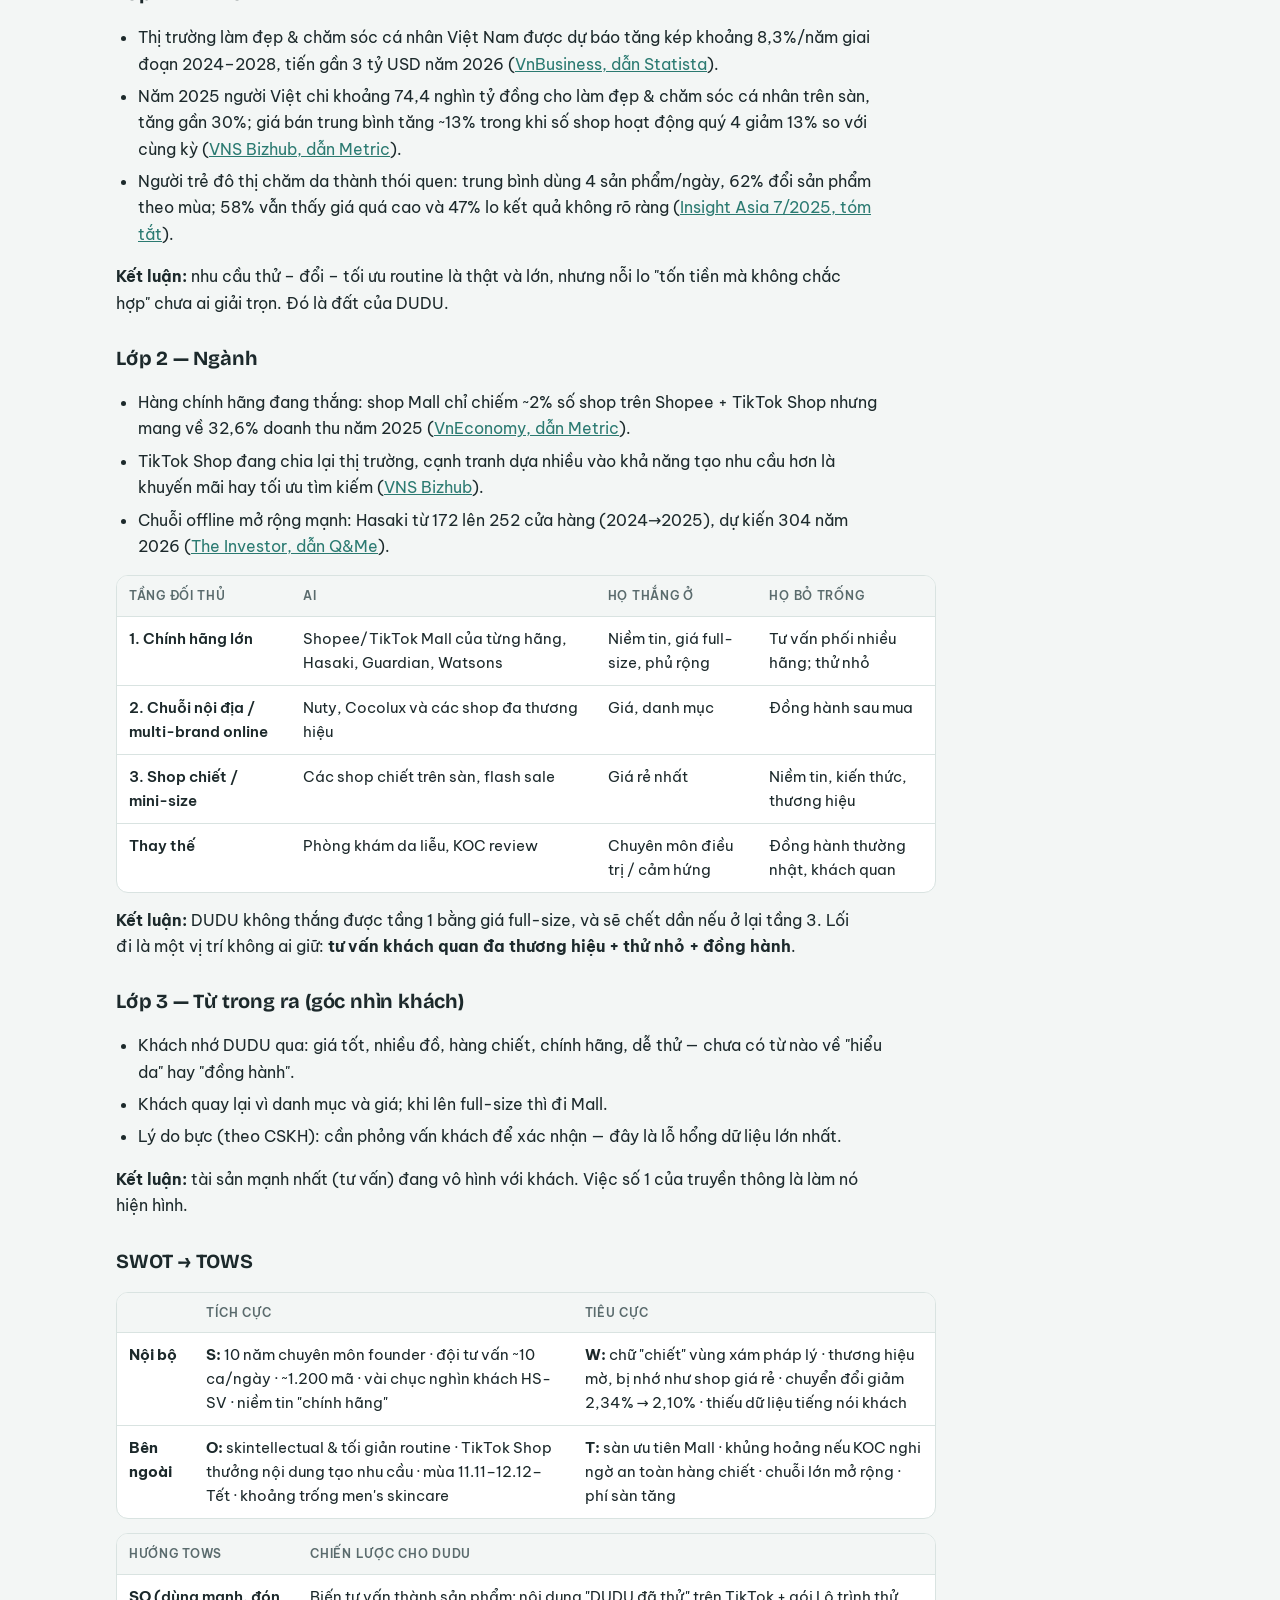
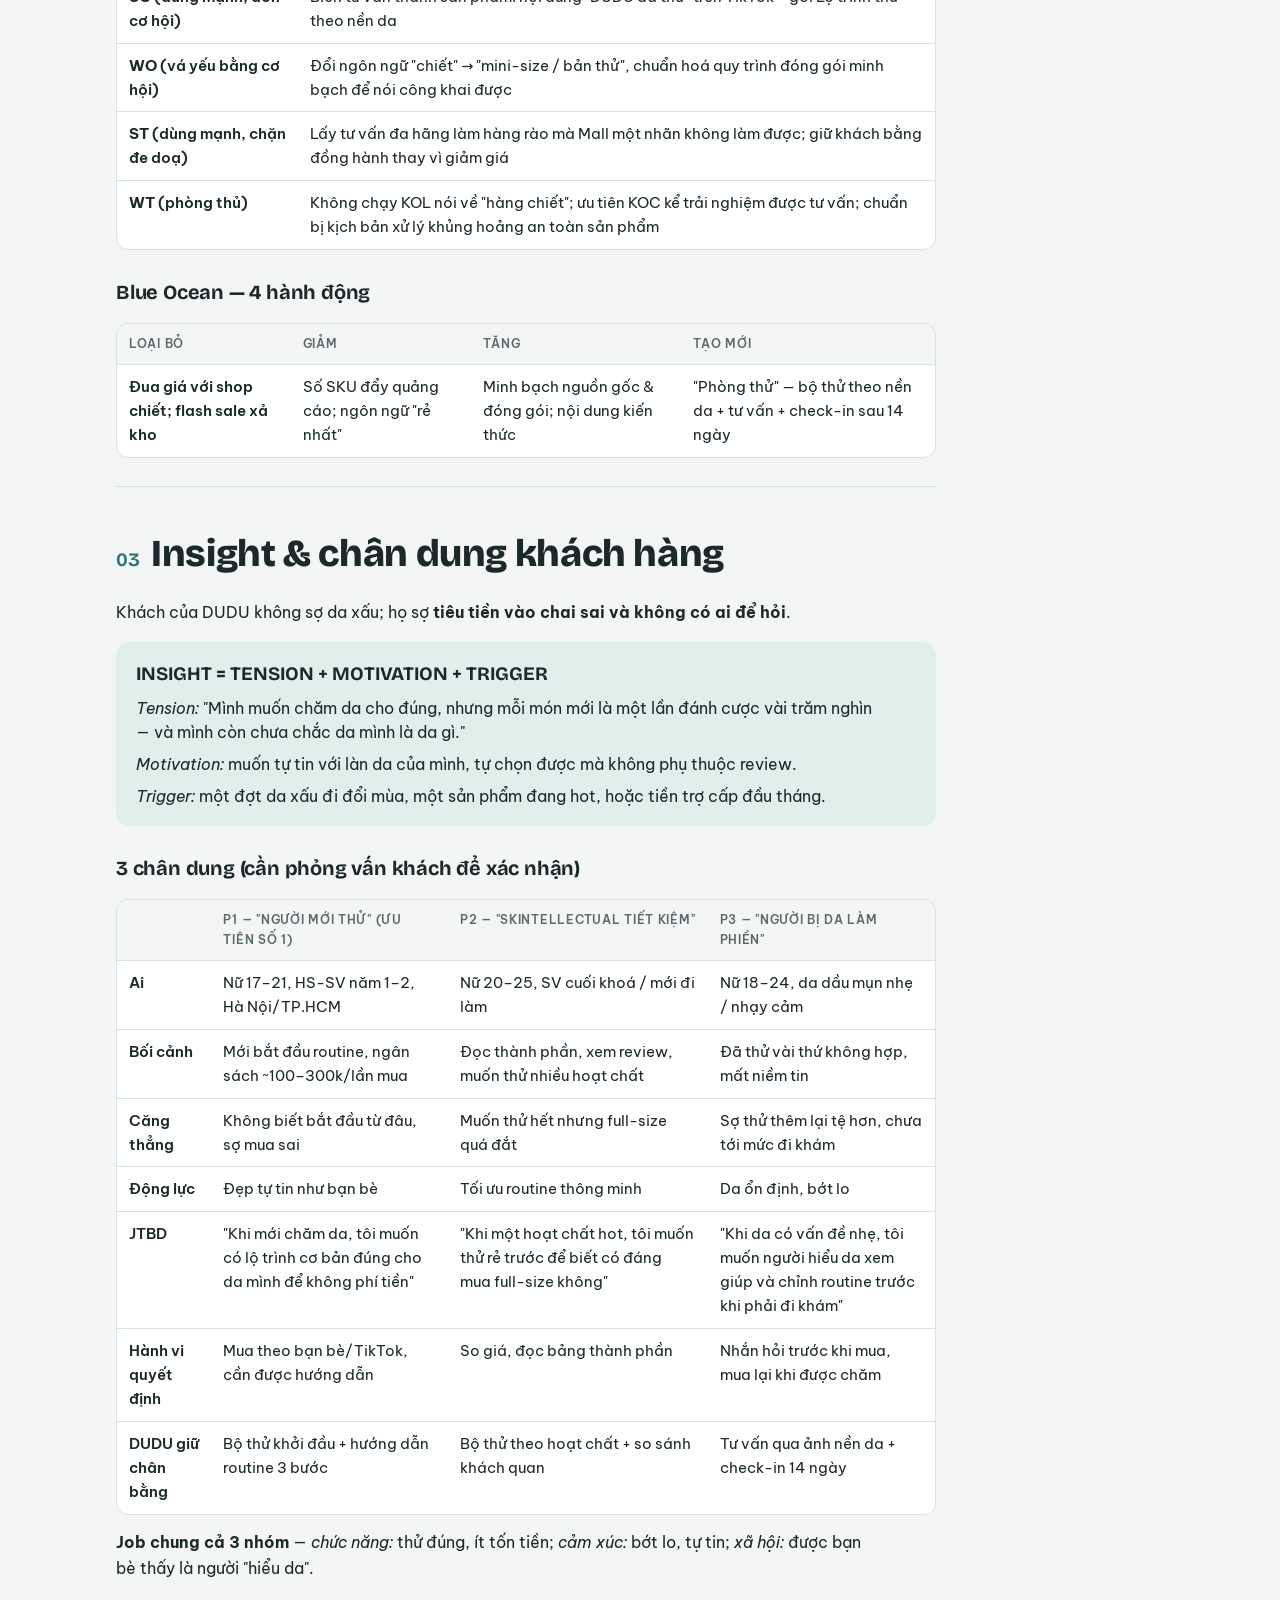
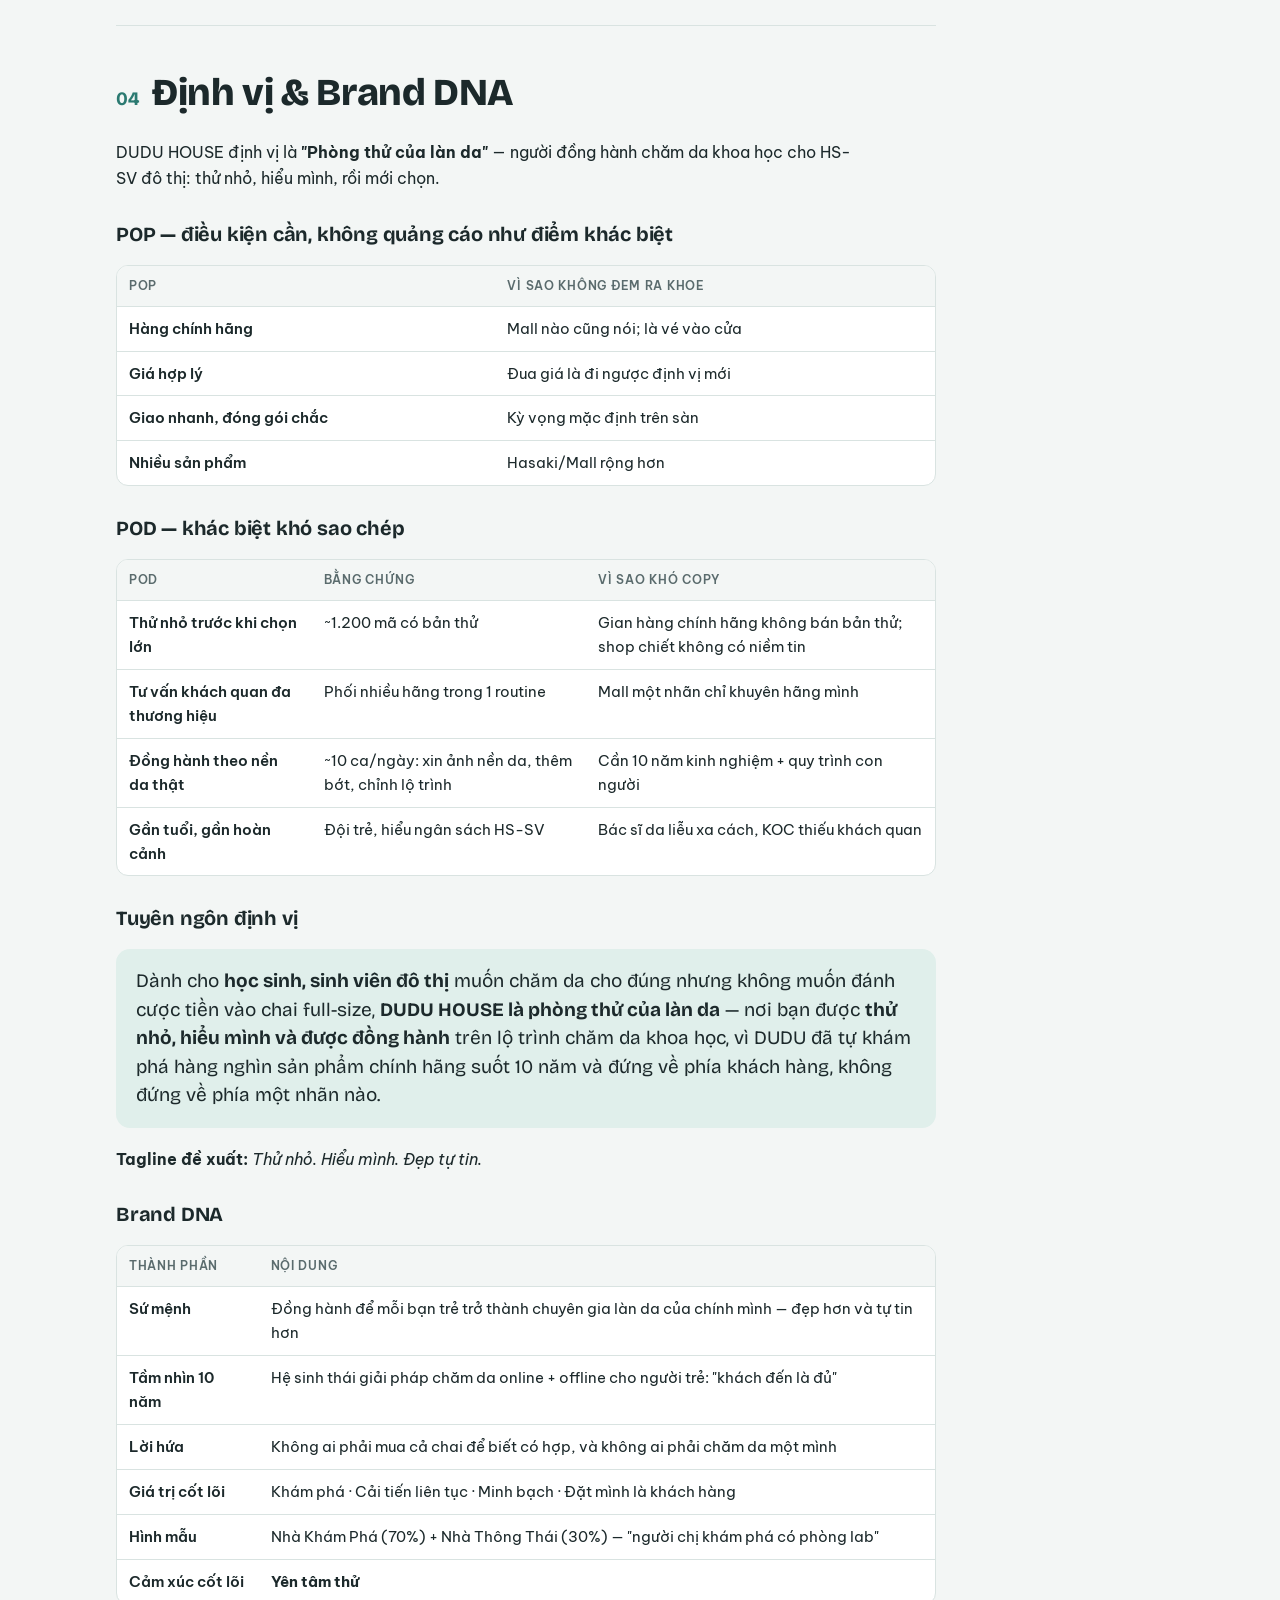
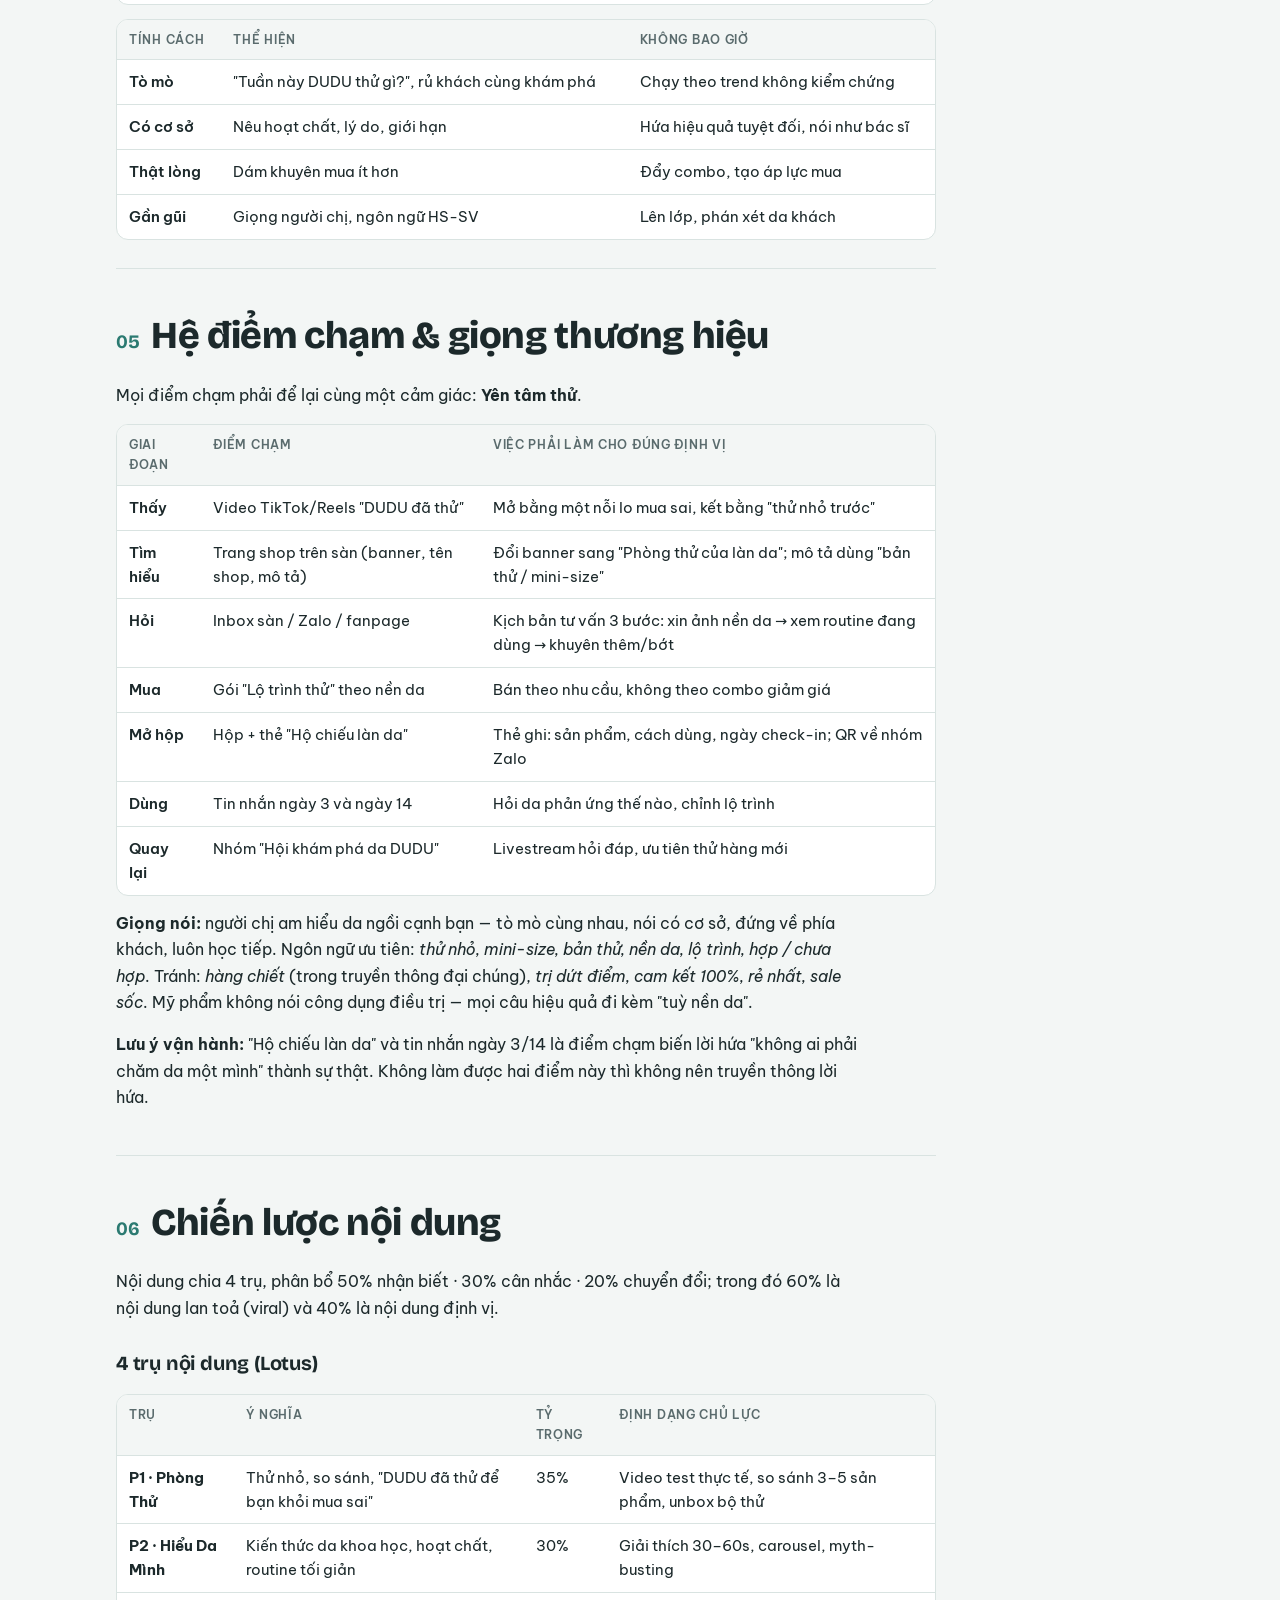
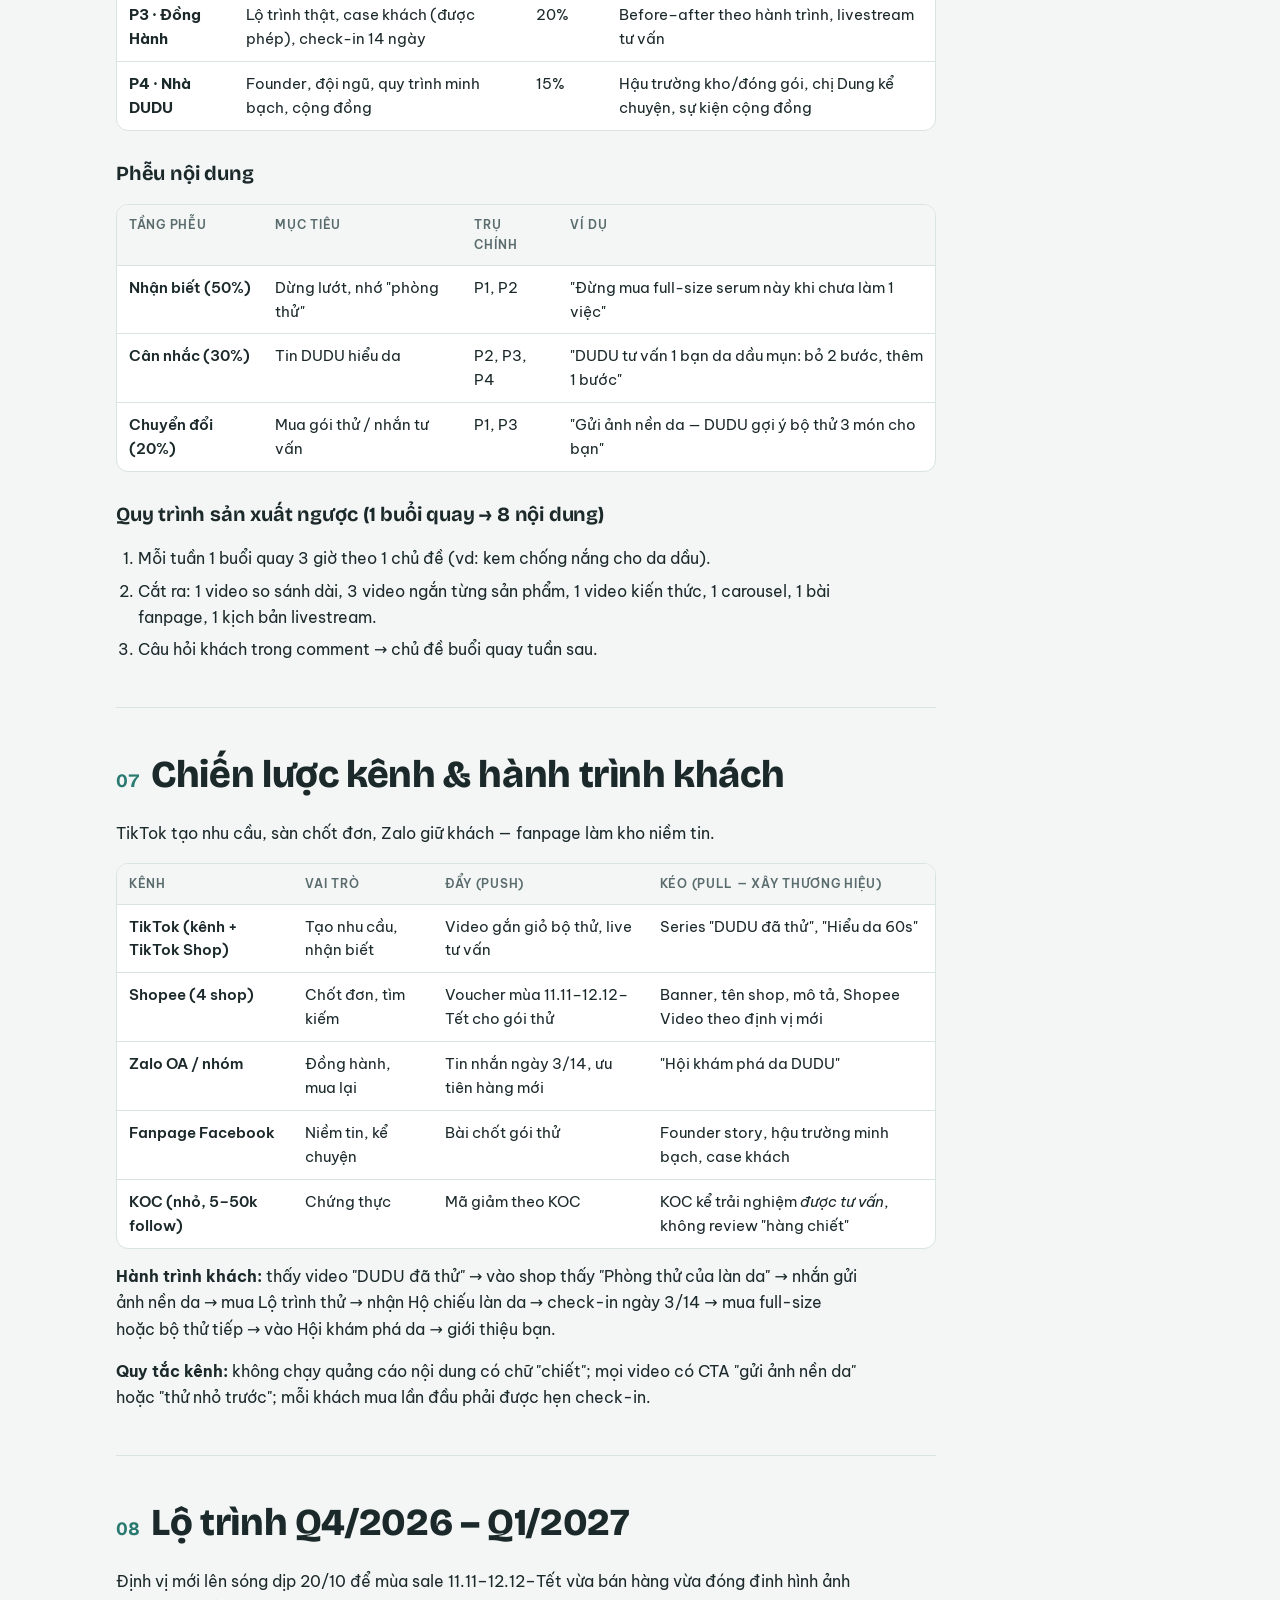
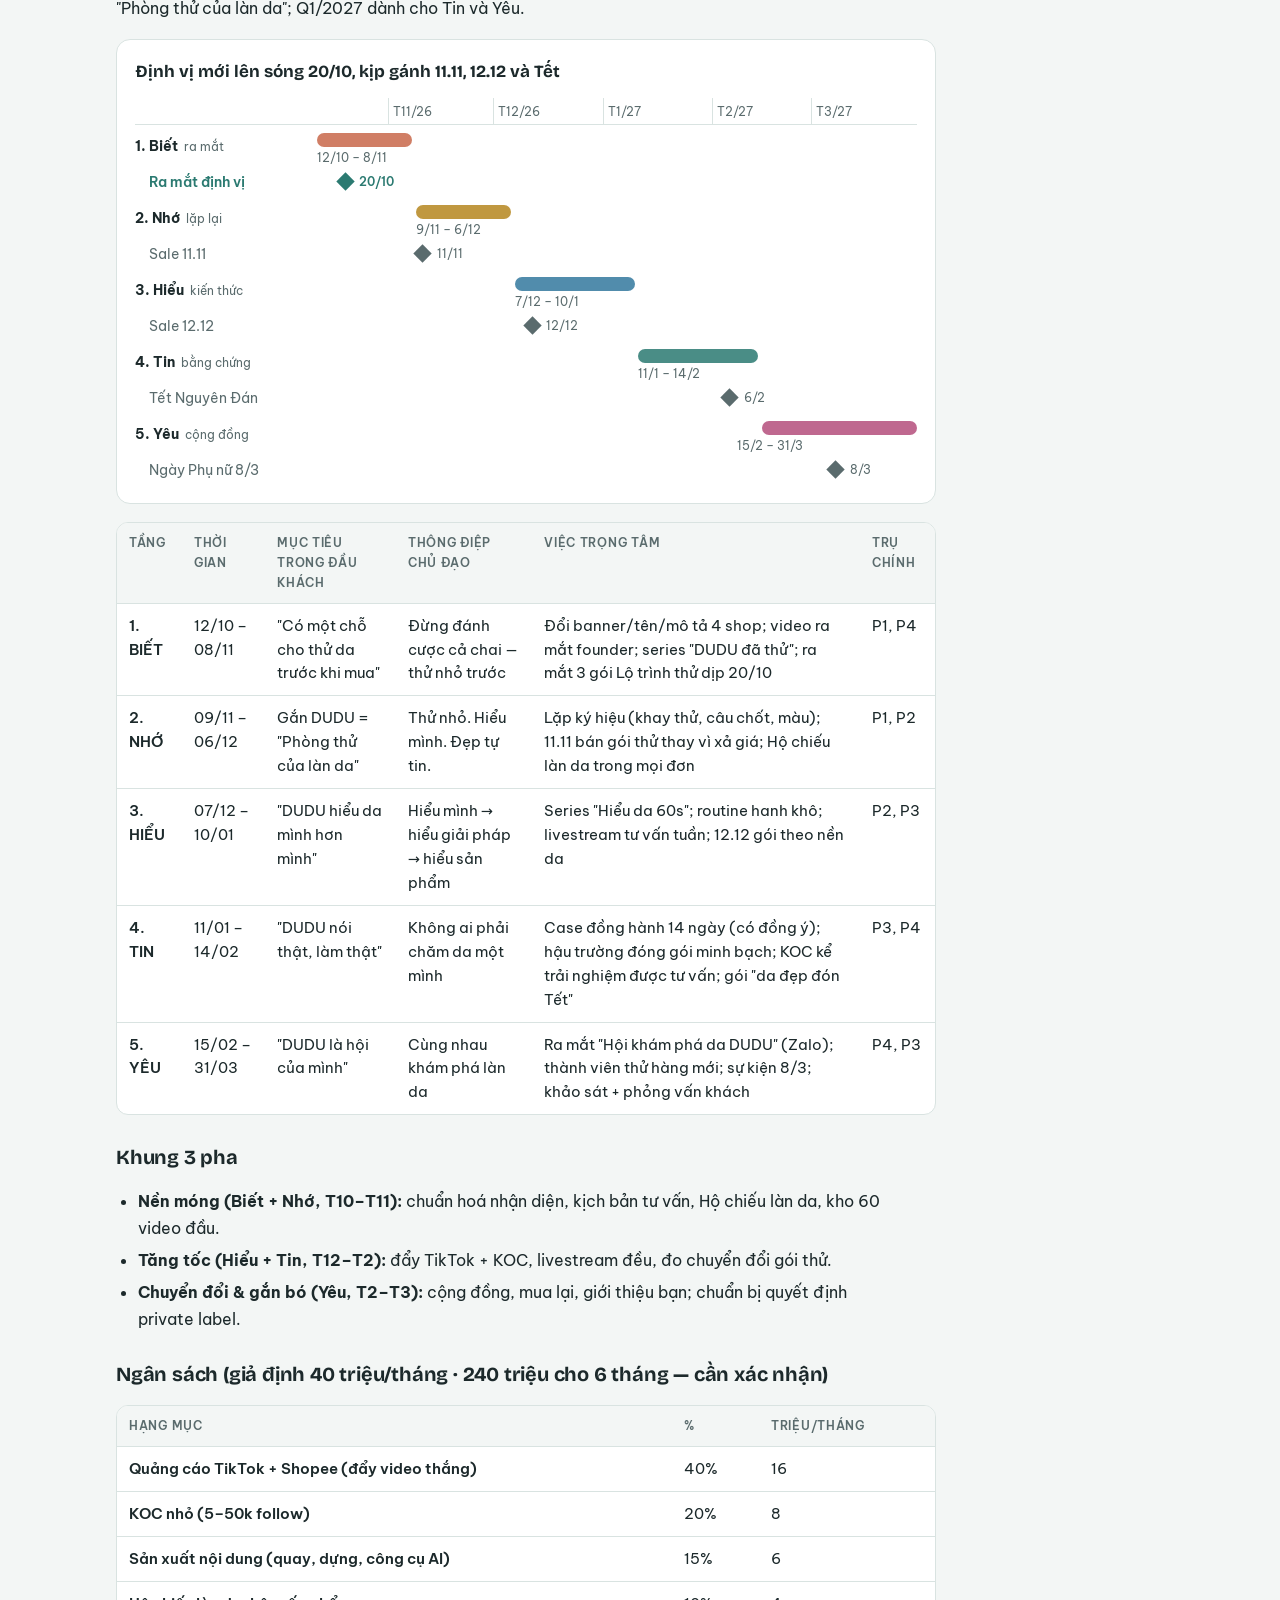
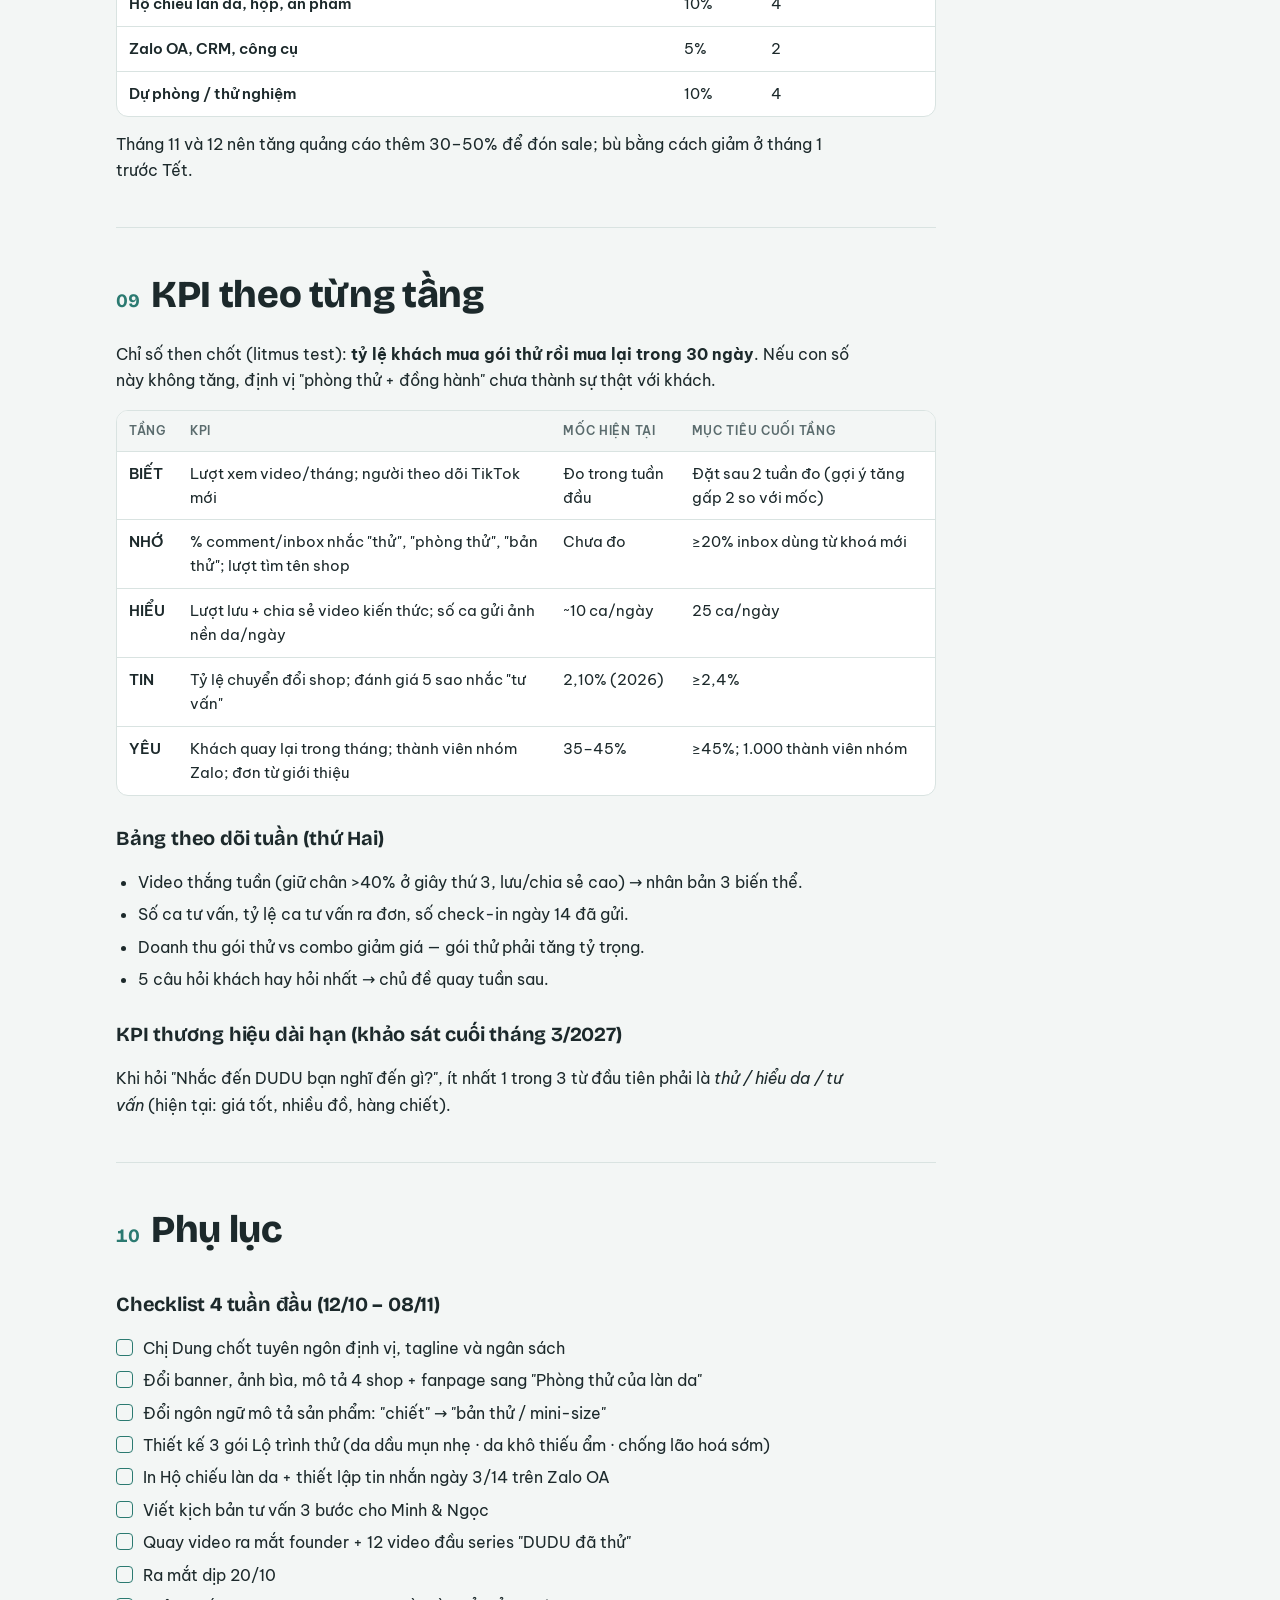
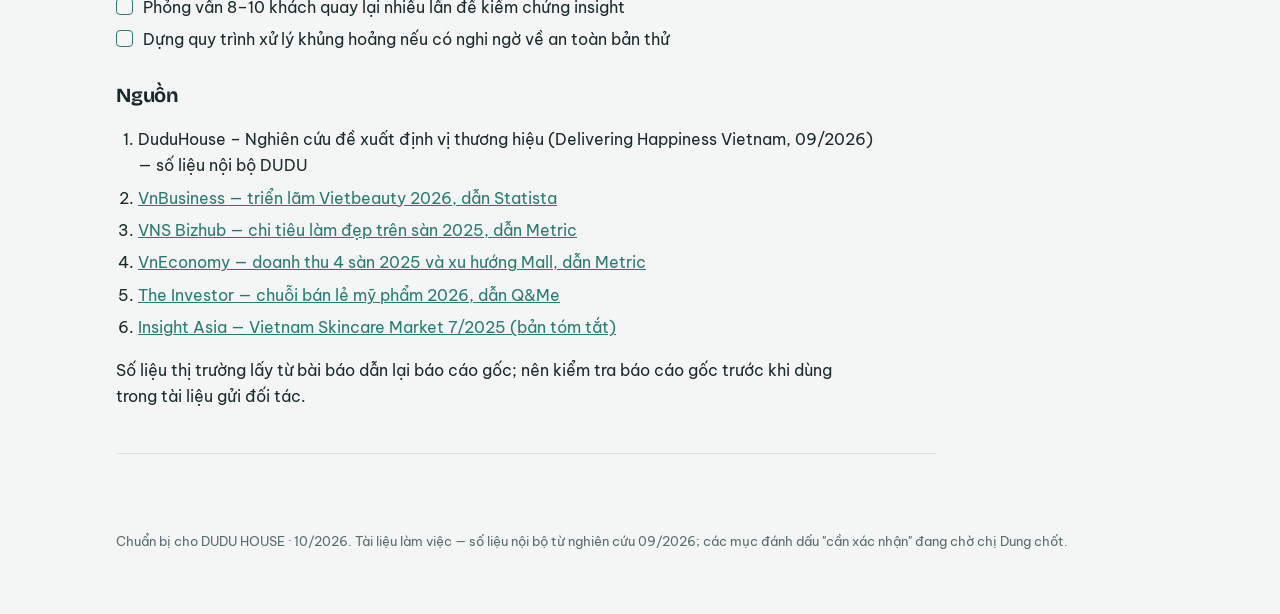
<file: chien-luoc.html>
<!doctype html>
<html lang="vi">
<head>
<meta charset="utf-8">
<meta name="viewport" content="width=device-width, initial-scale=1, viewport-fit=cover">
<title>DUDU House Brand Strategy</title>
<meta name="description" content="Chiến lược thương hiệu DUDU HOUSE Q4/2026 – Q1/2027 theo lộ trình Biết – Nhớ – Hiểu – Tin – Yêu.">
<meta property="og:title" content="DUDU House Brand Strategy">
<meta property="og:description" content="Chiến lược thương hiệu DUDU HOUSE Q4/2026 – Q1/2027 theo lộ trình Biết – Nhớ – Hiểu – Tin – Yêu.">
<meta name="robots" content="noindex">
<link rel="preconnect" href="https://fonts.googleapis.com"><link rel="preconnect" href="https://fonts.gstatic.com" crossorigin><link rel="stylesheet" href="https://fonts.googleapis.com/css2?family=Bricolage+Grotesque:opsz,wght@12..96,500;12..96,700;12..96,800&family=Be+Vietnam+Pro:ital,wght@0,400;0,500;0,600;0,700;1,400&display=swap">
<link rel="stylesheet" href="style.css">
</head>
<body><div class="topbar"><div class="wrap topbar-in"><a class="mark" href="index.html">DUDU<span>HOUSE</span></a><div class="pages"><a href="index.html">Tổng quan</a><a href="soulprint.html">Soulprint</a><a href="cau-chuyen.html">Câu chuyện</a><a href="chien-luoc.html" aria-current="page">Chiến lược</a><a href="viral-grid.html">Viral Grid</a></div></div></div><header class="hero wrap">
<p class="eyebrow">Chiến lược thương hiệu · Q4/2026 – Q1/2027</p>
<h1>Từ shop giá tốt<br>đến <em>Phòng thử của <span style="white-space:nowrap">làn da</span></em></h1>
<p class="lead">6 tháng, 5 tầng nhận thức Biết → Nhớ → Hiểu → Tin → Yêu.</p>
<div class="specs nums">
<div><span>Chuyển đổi shop</span><b>2,10% → ≥2,4%</b></div>
<div><span>Khách quay lại / tháng</span><b>35–45% → ≥45%</b></div>
<div><span>Ra mắt định vị</span><b>20/10/2026</b></div>
<div><span>Chỉ số then chốt</span><b>Mua lại sau gói thử</b></div>
</div></header><nav class="toc" aria-label="Mục lục"><div class="wrap toc-in"><a href="#tong-quan">01 · Tổng quan</a><a href="#boi-canh-3-lop">02 · Bối cảnh 3 lớp</a><a href="#insight-chan-dung-khach-hang">03 · Insight & chân dung khách hàng</a><a href="#dinh-vi-brand-dna">04 · Định vị & Brand DNA</a><a href="#he-diem-cham-giong-thuong-hieu">05 · Hệ điểm chạm & giọng thương hiệu</a><a href="#chien-luoc-noi-dung">06 · Chiến lược nội dung</a><a href="#chien-luoc-kenh-hanh-trinh-khach">07 · Chiến lược kênh & hành trình khách</a><a href="#lo-trinh-q4-2026-q1-2027">08 · Lộ trình Q4/2026 – Q1/2027</a><a href="#kpi-theo-tung-tang">09 · KPI theo từng tầng</a><a href="#phu-luc">10 · Phụ lục</a></div></nav><main class="wrap doc"><section id="tong-quan" class="sec"><h2><span class="num">01</span>Tổng quan</h2><p>Trong 6 tháng (10/2026 – 03/2027), DUDU HOUSE chuyển hình ảnh trong đầu khách từ <strong>"shop hàng chiết giá tốt"</strong> sang <strong>"Phòng thử của làn da"</strong> — nơi thử nhỏ, hiểu mình và được đồng hành. Mục tiêu đo được: tỷ lệ chuyển đổi về lại ≥2,4% và tỷ lệ khách quay lại trong tháng ≥45%.</p>
<div class="tablewrap"><table>
<thead>
<tr>
<th>Hạng mục</th>
<th>Hiện trạng</th>
</tr>
</thead>
<tbody>
<tr>
<td>Thương hiệu</td>
<td>DUDU HOUSE — CEO: chị Dung</td>
</tr>
<tr>
<td>Ngành</td>
<td>Phân phối mỹ phẩm chính hãng, chủ lực skincare dạng mini-size</td>
</tr>
<tr>
<td>Mô hình</td>
<td>B2C, bán online qua sàn TMĐT (4 shop) + 1 fanpage; khởi nguồn từ hàng xách tay</td>
</tr>
<tr>
<td>Khách hàng</td>
<td>Nữ, học sinh – sinh viên đô thị lớn; vài chục nghìn khách đã mua</td>
</tr>
<tr>
<td>Danh mục</td>
<td>~1.200 mã; 70–80% doanh thu từ skincare</td>
</tr>
<tr>
<td>Sức khoẻ kinh doanh</td>
<td>Khách quay lại trong tháng 35–45% (trước &gt;50%); chuyển đổi 2,34% (2025) → 2,10% (2026); doanh thu giảm dù đã giảm giá</td>
</tr>
<tr>
<td>Tài sản khó sao chép</td>
<td>10 năm nghiên cứu da của founder; đội tư vấn ~10 ca/ngày, tư vấn phối nhiều thương hiệu</td>
</tr>
</tbody>
</table></div>
<p><strong>Vì sao phải làm ngay bây giờ:</strong> lợi thế "giá tốt + hàng chiết" đang chạm trần. Shopee chuyển sang ưu tiên thương hiệu, KOL/TikTok khó dùng vì chữ "chiết" dễ thành khủng hoảng, còn khách mua full-size tìm Mall trước. Q4 là mùa cao điểm (11.11, 12.12, Tết) — định vị mới phải lên trước 11.11 để mùa sale gánh luôn nhiệm vụ nhận diện.</p>
<p><strong>Mục tiêu chính của giai đoạn:</strong> Nhận diện + Giữ chân (không đua doanh số bằng giá).</p></section><section id="boi-canh-3-lop" class="sec"><h2><span class="num">02</span>Bối cảnh 3 lớp</h2><p>Thị trường vẫn tăng, nhưng tiền đang chảy về nơi có thương hiệu và có lý do để tin — không còn chảy về nơi chỉ rẻ.</p>
<h3>Lớp 1 — Vĩ mô</h3>
<ul>
<li>Thị trường làm đẹp &amp; chăm sóc cá nhân Việt Nam được dự báo tăng kép khoảng 8,3%/năm giai đoạn 2024–2028, tiến gần 3 tỷ USD năm 2026 (<a target="_blank" rel="noopener" href="https://vnbusiness.vn/hon-3000-thuong-hieu-tu-24-quoc-gia-du-trien-lam-lam-dep-tai-tphcm.html">VnBusiness, dẫn Statista</a>).</li>
<li>Năm 2025 người Việt chi khoảng 74,4 nghìn tỷ đồng cho làm đẹp &amp; chăm sóc cá nhân trên sàn, tăng gần 30%; giá bán trung bình tăng ~13% trong khi số shop hoạt động quý 4 giảm 13% so với cùng kỳ (<a target="_blank" rel="noopener" href="https://bizhub.vietnamnews.vn/vietnamese-spend-nearly-3-billion-on-beauty-products-via-e-commerce-in-2025-post400854.html">VNS Bizhub, dẫn Metric</a>).</li>
<li>Người trẻ đô thị chăm da thành thói quen: trung bình dùng 4 sản phẩm/ngày, 62% đổi sản phẩm theo mùa; 58% vẫn thấy giá quá cao và 47% lo kết quả không rõ ràng (<a target="_blank" rel="noopener" href="https://kr.linkedin.com/in/leeajindalle1208">Insight Asia 7/2025, tóm tắt</a>).</li>
</ul>
<p><strong>Kết luận:</strong> nhu cầu thử – đổi – tối ưu routine là thật và lớn, nhưng nỗi lo "tốn tiền mà không chắc hợp" chưa ai giải trọn. Đó là đất của DUDU.</p>
<h3>Lớp 2 — Ngành</h3>
<ul>
<li>Hàng chính hãng đang thắng: shop Mall chỉ chiếm ~2% số shop trên Shopee + TikTok Shop nhưng mang về 32,6% doanh thu năm 2025 (<a target="_blank" rel="noopener" href="https://en.vneconomy.vn/2025-revenue-for-top-4-e-commerce-giants-estimated-at-165-bln.htm">VnEconomy, dẫn Metric</a>).</li>
<li>TikTok Shop đang chia lại thị trường, cạnh tranh dựa nhiều vào khả năng tạo nhu cầu hơn là khuyến mãi hay tối ưu tìm kiếm (<a target="_blank" rel="noopener" href="https://bizhub.vietnamnews.vn/vietnamese-spend-nearly-3-billion-on-beauty-products-via-e-commerce-in-2025-post400854.html">VNS Bizhub</a>).</li>
<li>Chuỗi offline mở rộng mạnh: Hasaki từ 172 lên 252 cửa hàng (2024→2025), dự kiến 304 năm 2026 (<a target="_blank" rel="noopener" href="https://theinvestor.vn/vietnams-cosmetics-retail-market-keeps-expanding-but-at-slow-pace-d19138.html">The Investor, dẫn Q&amp;Me</a>).</li>
</ul>
<div class="tablewrap"><table>
<thead>
<tr>
<th>Tầng đối thủ</th>
<th>Ai</th>
<th>Họ thắng ở</th>
<th>Họ bỏ trống</th>
</tr>
</thead>
<tbody>
<tr>
<td>1. Chính hãng lớn</td>
<td>Shopee/TikTok Mall của từng hãng, Hasaki, Guardian, Watsons</td>
<td>Niềm tin, giá full-size, phủ rộng</td>
<td>Tư vấn phối nhiều hãng; thử nhỏ</td>
</tr>
<tr>
<td>2. Chuỗi nội địa / multi-brand online</td>
<td>Nuty, Cocolux và các shop đa thương hiệu</td>
<td>Giá, danh mục</td>
<td>Đồng hành sau mua</td>
</tr>
<tr>
<td>3. Shop chiết / mini-size</td>
<td>Các shop chiết trên sàn, flash sale</td>
<td>Giá rẻ nhất</td>
<td>Niềm tin, kiến thức, thương hiệu</td>
</tr>
<tr>
<td>Thay thế</td>
<td>Phòng khám da liễu, KOC review</td>
<td>Chuyên môn điều trị / cảm hứng</td>
<td>Đồng hành thường nhật, khách quan</td>
</tr>
</tbody>
</table></div>
<p><strong>Kết luận:</strong> DUDU không thắng được tầng 1 bằng giá full-size, và sẽ chết dần nếu ở lại tầng 3. Lối đi là một vị trí không ai giữ: <strong>tư vấn khách quan đa thương hiệu + thử nhỏ + đồng hành</strong>.</p>
<h3>Lớp 3 — Từ trong ra (góc nhìn khách)</h3>
<ul>
<li>Khách nhớ DUDU qua: giá tốt, nhiều đồ, hàng chiết, chính hãng, dễ thử — chưa có từ nào về "hiểu da" hay "đồng hành".</li>
<li>Khách quay lại vì danh mục và giá; khi lên full-size thì đi Mall.</li>
<li>Lý do bực (theo CSKH): cần phỏng vấn khách để xác nhận — đây là lỗ hổng dữ liệu lớn nhất.</li>
</ul>
<p><strong>Kết luận:</strong> tài sản mạnh nhất (tư vấn) đang vô hình với khách. Việc số 1 của truyền thông là làm nó hiện hình.</p>
<h3>SWOT → TOWS</h3>
<div class="tablewrap"><table>
<thead>
<tr>
<th></th>
<th>Tích cực</th>
<th>Tiêu cực</th>
</tr>
</thead>
<tbody>
<tr>
<td><strong>Nội bộ</strong></td>
<td><strong>S:</strong> 10 năm chuyên môn founder · đội tư vấn ~10 ca/ngày · ~1.200 mã · vài chục nghìn khách HS-SV · niềm tin "chính hãng"</td>
<td><strong>W:</strong> chữ "chiết" vùng xám pháp lý · thương hiệu mờ, bị nhớ như shop giá rẻ · chuyển đổi giảm 2,34% → 2,10% · thiếu dữ liệu tiếng nói khách</td>
</tr>
<tr>
<td><strong>Bên ngoài</strong></td>
<td><strong>O:</strong> skintellectual &amp; tối giản routine · TikTok Shop thưởng nội dung tạo nhu cầu · mùa 11.11–12.12–Tết · khoảng trống men's skincare</td>
<td><strong>T:</strong> sàn ưu tiên Mall · khủng hoảng nếu KOC nghi ngờ an toàn hàng chiết · chuỗi lớn mở rộng · phí sàn tăng</td>
</tr>
</tbody>
</table></div>
<div class="tablewrap"><table>
<thead>
<tr>
<th>Hướng TOWS</th>
<th>Chiến lược cho DUDU</th>
</tr>
</thead>
<tbody>
<tr>
<td><strong>SO</strong> (dùng mạnh, đón cơ hội)</td>
<td>Biến tư vấn thành sản phẩm: nội dung "DUDU đã thử" trên TikTok + gói Lộ trình thử theo nền da</td>
</tr>
<tr>
<td><strong>WO</strong> (vá yếu bằng cơ hội)</td>
<td>Đổi ngôn ngữ "chiết" → "mini-size / bản thử", chuẩn hoá quy trình đóng gói minh bạch để nói công khai được</td>
</tr>
<tr>
<td><strong>ST</strong> (dùng mạnh, chặn đe doạ)</td>
<td>Lấy tư vấn đa hãng làm hàng rào mà Mall một nhãn không làm được; giữ khách bằng đồng hành thay vì giảm giá</td>
</tr>
<tr>
<td><strong>WT</strong> (phòng thủ)</td>
<td>Không chạy KOL nói về "hàng chiết"; ưu tiên KOC kể trải nghiệm được tư vấn; chuẩn bị kịch bản xử lý khủng hoảng an toàn sản phẩm</td>
</tr>
</tbody>
</table></div>
<h3>Blue Ocean — 4 hành động</h3>
<div class="tablewrap"><table>
<thead>
<tr>
<th>Loại bỏ</th>
<th>Giảm</th>
<th>Tăng</th>
<th>Tạo mới</th>
</tr>
</thead>
<tbody>
<tr>
<td>Đua giá với shop chiết; flash sale xả kho</td>
<td>Số SKU đẩy quảng cáo; ngôn ngữ "rẻ nhất"</td>
<td>Minh bạch nguồn gốc &amp; đóng gói; nội dung kiến thức</td>
<td>"Phòng thử" — bộ thử theo nền da + tư vấn + check-in sau 14 ngày</td>
</tr>
</tbody>
</table></div></section><section id="insight-chan-dung-khach-hang" class="sec"><h2><span class="num">03</span>Insight & chân dung khách hàng</h2><p>Khách của DUDU không sợ da xấu; họ sợ <strong>tiêu tiền vào chai sai và không có ai để hỏi</strong>.</p>
<blockquote>
<p><strong>INSIGHT = TENSION + MOTIVATION + TRIGGER</strong></p>
<p><em>Tension:</em> "Mình muốn chăm da cho đúng, nhưng mỗi món mới là một lần đánh cược vài trăm nghìn — và mình còn chưa chắc da mình là da gì."</p>
<p><em>Motivation:</em> muốn tự tin với làn da của mình, tự chọn được mà không phụ thuộc review.</p>
<p><em>Trigger:</em> một đợt da xấu đi đổi mùa, một sản phẩm đang hot, hoặc tiền trợ cấp đầu tháng.</p>
</blockquote>
<h3>3 chân dung (cần phỏng vấn khách để xác nhận)</h3>
<div class="tablewrap"><table>
<thead>
<tr>
<th></th>
<th>P1 — "Người mới thử" (ưu tiên số 1)</th>
<th>P2 — "Skintellectual tiết kiệm"</th>
<th>P3 — "Người bị da làm phiền"</th>
</tr>
</thead>
<tbody>
<tr>
<td>Ai</td>
<td>Nữ 17–21, HS-SV năm 1–2, Hà Nội/TP.HCM</td>
<td>Nữ 20–25, SV cuối khoá / mới đi làm</td>
<td>Nữ 18–24, da dầu mụn nhẹ / nhạy cảm</td>
</tr>
<tr>
<td>Bối cảnh</td>
<td>Mới bắt đầu routine, ngân sách ~100–300k/lần mua</td>
<td>Đọc thành phần, xem review, muốn thử nhiều hoạt chất</td>
<td>Đã thử vài thứ không hợp, mất niềm tin</td>
</tr>
<tr>
<td>Căng thẳng</td>
<td>Không biết bắt đầu từ đâu, sợ mua sai</td>
<td>Muốn thử hết nhưng full-size quá đắt</td>
<td>Sợ thử thêm lại tệ hơn, chưa tới mức đi khám</td>
</tr>
<tr>
<td>Động lực</td>
<td>Đẹp tự tin như bạn bè</td>
<td>Tối ưu routine thông minh</td>
<td>Da ổn định, bớt lo</td>
</tr>
<tr>
<td>JTBD</td>
<td>"Khi mới chăm da, tôi muốn có lộ trình cơ bản đúng cho da mình để không phí tiền"</td>
<td>"Khi một hoạt chất hot, tôi muốn thử rẻ trước để biết có đáng mua full-size không"</td>
<td>"Khi da có vấn đề nhẹ, tôi muốn người hiểu da xem giúp và chỉnh routine trước khi phải đi khám"</td>
</tr>
<tr>
<td>Hành vi quyết định</td>
<td>Mua theo bạn bè/TikTok, cần được hướng dẫn</td>
<td>So giá, đọc bảng thành phần</td>
<td>Nhắn hỏi trước khi mua, mua lại khi được chăm</td>
</tr>
<tr>
<td>DUDU giữ chân bằng</td>
<td>Bộ thử khởi đầu + hướng dẫn routine 3 bước</td>
<td>Bộ thử theo hoạt chất + so sánh khách quan</td>
<td>Tư vấn qua ảnh nền da + check-in 14 ngày</td>
</tr>
</tbody>
</table></div>
<p><strong>Job chung cả 3 nhóm</strong> — <em>chức năng:</em> thử đúng, ít tốn tiền; <em>cảm xúc:</em> bớt lo, tự tin; <em>xã hội:</em> được bạn bè thấy là người "hiểu da".</p></section><section id="dinh-vi-brand-dna" class="sec"><h2><span class="num">04</span>Định vị & Brand DNA</h2><p>DUDU HOUSE định vị là <strong>"Phòng thử của làn da"</strong> — người đồng hành chăm da khoa học cho HS-SV đô thị: thử nhỏ, hiểu mình, rồi mới chọn.</p>
<h3>POP — điều kiện cần, không quảng cáo như điểm khác biệt</h3>
<div class="tablewrap"><table>
<thead>
<tr>
<th>POP</th>
<th>Vì sao không đem ra khoe</th>
</tr>
</thead>
<tbody>
<tr>
<td>Hàng chính hãng</td>
<td>Mall nào cũng nói; là vé vào cửa</td>
</tr>
<tr>
<td>Giá hợp lý</td>
<td>Đua giá là đi ngược định vị mới</td>
</tr>
<tr>
<td>Giao nhanh, đóng gói chắc</td>
<td>Kỳ vọng mặc định trên sàn</td>
</tr>
<tr>
<td>Nhiều sản phẩm</td>
<td>Hasaki/Mall rộng hơn</td>
</tr>
</tbody>
</table></div>
<h3>POD — khác biệt khó sao chép</h3>
<div class="tablewrap"><table>
<thead>
<tr>
<th>POD</th>
<th>Bằng chứng</th>
<th>Vì sao khó copy</th>
</tr>
</thead>
<tbody>
<tr>
<td>Thử nhỏ trước khi chọn lớn</td>
<td>~1.200 mã có bản thử</td>
<td>Gian hàng chính hãng không bán bản thử; shop chiết không có niềm tin</td>
</tr>
<tr>
<td>Tư vấn khách quan đa thương hiệu</td>
<td>Phối nhiều hãng trong 1 routine</td>
<td>Mall một nhãn chỉ khuyên hãng mình</td>
</tr>
<tr>
<td>Đồng hành theo nền da thật</td>
<td>~10 ca/ngày: xin ảnh nền da, thêm bớt, chỉnh lộ trình</td>
<td>Cần 10 năm kinh nghiệm + quy trình con người</td>
</tr>
<tr>
<td>Gần tuổi, gần hoàn cảnh</td>
<td>Đội trẻ, hiểu ngân sách HS-SV</td>
<td>Bác sĩ da liễu xa cách, KOC thiếu khách quan</td>
</tr>
</tbody>
</table></div>
<h3>Tuyên ngôn định vị</h3>
<blockquote>
<p>Dành cho <strong>học sinh, sinh viên đô thị</strong> muốn chăm da cho đúng nhưng không muốn đánh cược tiền vào chai full-size, <strong>DUDU HOUSE là phòng thử của làn da</strong> — nơi bạn được <strong>thử nhỏ, hiểu mình và được đồng hành</strong> trên lộ trình chăm da khoa học, vì DUDU đã tự khám phá hàng nghìn sản phẩm chính hãng suốt 10 năm và đứng về phía khách hàng, không đứng về phía một nhãn nào.</p>
</blockquote>
<p><strong>Tagline đề xuất:</strong> <em>Thử nhỏ. Hiểu mình. Đẹp tự tin.</em></p>
<h3>Brand DNA</h3>
<div class="tablewrap"><table>
<thead>
<tr>
<th>Thành phần</th>
<th>Nội dung</th>
</tr>
</thead>
<tbody>
<tr>
<td>Sứ mệnh</td>
<td>Đồng hành để mỗi bạn trẻ trở thành chuyên gia làn da của chính mình — đẹp hơn và tự tin hơn</td>
</tr>
<tr>
<td>Tầm nhìn 10 năm</td>
<td>Hệ sinh thái giải pháp chăm da online + offline cho người trẻ: "khách đến là đủ"</td>
</tr>
<tr>
<td>Lời hứa</td>
<td>Không ai phải mua cả chai để biết có hợp, và không ai phải chăm da một mình</td>
</tr>
<tr>
<td>Giá trị cốt lõi</td>
<td>Khám phá · Cải tiến liên tục · Minh bạch · Đặt mình là khách hàng</td>
</tr>
<tr>
<td>Hình mẫu</td>
<td>Nhà Khám Phá (70%) + Nhà Thông Thái (30%) — "người chị khám phá có phòng lab"</td>
</tr>
<tr>
<td>Cảm xúc cốt lõi</td>
<td><strong>Yên tâm thử</strong></td>
</tr>
</tbody>
</table></div>
<div class="tablewrap"><table>
<thead>
<tr>
<th>Tính cách</th>
<th>Thể hiện</th>
<th>Không bao giờ</th>
</tr>
</thead>
<tbody>
<tr>
<td>Tò mò</td>
<td>"Tuần này DUDU thử gì?", rủ khách cùng khám phá</td>
<td>Chạy theo trend không kiểm chứng</td>
</tr>
<tr>
<td>Có cơ sở</td>
<td>Nêu hoạt chất, lý do, giới hạn</td>
<td>Hứa hiệu quả tuyệt đối, nói như bác sĩ</td>
</tr>
<tr>
<td>Thật lòng</td>
<td>Dám khuyên mua ít hơn</td>
<td>Đẩy combo, tạo áp lực mua</td>
</tr>
<tr>
<td>Gần gũi</td>
<td>Giọng người chị, ngôn ngữ HS-SV</td>
<td>Lên lớp, phán xét da khách</td>
</tr>
</tbody>
</table></div></section><section id="he-diem-cham-giong-thuong-hieu" class="sec"><h2><span class="num">05</span>Hệ điểm chạm & giọng thương hiệu</h2><p>Mọi điểm chạm phải để lại cùng một cảm giác: <strong>Yên tâm thử</strong>.</p>
<div class="tablewrap"><table>
<thead>
<tr>
<th>Giai đoạn</th>
<th>Điểm chạm</th>
<th>Việc phải làm cho đúng định vị</th>
</tr>
</thead>
<tbody>
<tr>
<td>Thấy</td>
<td>Video TikTok/Reels "DUDU đã thử"</td>
<td>Mở bằng một nỗi lo mua sai, kết bằng "thử nhỏ trước"</td>
</tr>
<tr>
<td>Tìm hiểu</td>
<td>Trang shop trên sàn (banner, tên shop, mô tả)</td>
<td>Đổi banner sang "Phòng thử của làn da"; mô tả dùng "bản thử / mini-size"</td>
</tr>
<tr>
<td>Hỏi</td>
<td>Inbox sàn / Zalo / fanpage</td>
<td>Kịch bản tư vấn 3 bước: xin ảnh nền da → xem routine đang dùng → khuyên thêm/bớt</td>
</tr>
<tr>
<td>Mua</td>
<td>Gói "Lộ trình thử" theo nền da</td>
<td>Bán theo nhu cầu, không theo combo giảm giá</td>
</tr>
<tr>
<td>Mở hộp</td>
<td>Hộp + thẻ "Hộ chiếu làn da"</td>
<td>Thẻ ghi: sản phẩm, cách dùng, ngày check-in; QR về nhóm Zalo</td>
</tr>
<tr>
<td>Dùng</td>
<td>Tin nhắn ngày 3 và ngày 14</td>
<td>Hỏi da phản ứng thế nào, chỉnh lộ trình</td>
</tr>
<tr>
<td>Quay lại</td>
<td>Nhóm "Hội khám phá da DUDU"</td>
<td>Livestream hỏi đáp, ưu tiên thử hàng mới</td>
</tr>
</tbody>
</table></div>
<p><strong>Giọng nói:</strong> người chị am hiểu da ngồi cạnh bạn — tò mò cùng nhau, nói có cơ sở, đứng về phía khách, luôn học tiếp. Ngôn ngữ ưu tiên: <em>thử nhỏ, mini-size, bản thử, nền da, lộ trình, hợp / chưa hợp</em>. Tránh: <em>hàng chiết</em> (trong truyền thông đại chúng), <em>trị dứt điểm, cam kết 100%, rẻ nhất, sale sốc</em>. Mỹ phẩm không nói công dụng điều trị — mọi câu hiệu quả đi kèm "tuỳ nền da".</p>
<p><strong>Lưu ý vận hành:</strong> "Hộ chiếu làn da" và tin nhắn ngày 3/14 là điểm chạm biến lời hứa "không ai phải chăm da một mình" thành sự thật. Không làm được hai điểm này thì không nên truyền thông lời hứa.</p></section><section id="chien-luoc-noi-dung" class="sec"><h2><span class="num">06</span>Chiến lược nội dung</h2><p>Nội dung chia 4 trụ, phân bổ 50% nhận biết · 30% cân nhắc · 20% chuyển đổi; trong đó 60% là nội dung lan toả (viral) và 40% là nội dung định vị.</p>
<h3>4 trụ nội dung (Lotus)</h3>
<div class="tablewrap"><table>
<thead>
<tr>
<th>Trụ</th>
<th>Ý nghĩa</th>
<th>Tỷ trọng</th>
<th>Định dạng chủ lực</th>
</tr>
</thead>
<tbody>
<tr>
<td><strong>P1 · Phòng Thử</strong></td>
<td>Thử nhỏ, so sánh, "DUDU đã thử để bạn khỏi mua sai"</td>
<td>35%</td>
<td>Video test thực tế, so sánh 3–5 sản phẩm, unbox bộ thử</td>
</tr>
<tr>
<td><strong>P2 · Hiểu Da Mình</strong></td>
<td>Kiến thức da khoa học, hoạt chất, routine tối giản</td>
<td>30%</td>
<td>Giải thích 30–60s, carousel, myth-busting</td>
</tr>
<tr>
<td><strong>P3 · Đồng Hành</strong></td>
<td>Lộ trình thật, case khách (được phép), check-in 14 ngày</td>
<td>20%</td>
<td>Before–after theo hành trình, livestream tư vấn</td>
</tr>
<tr>
<td><strong>P4 · Nhà DUDU</strong></td>
<td>Founder, đội ngũ, quy trình minh bạch, cộng đồng</td>
<td>15%</td>
<td>Hậu trường kho/đóng gói, chị Dung kể chuyện, sự kiện cộng đồng</td>
</tr>
</tbody>
</table></div>
<h3>Phễu nội dung</h3>
<div class="tablewrap"><table>
<thead>
<tr>
<th>Tầng phễu</th>
<th>Mục tiêu</th>
<th>Trụ chính</th>
<th>Ví dụ</th>
</tr>
</thead>
<tbody>
<tr>
<td>Nhận biết (50%)</td>
<td>Dừng lướt, nhớ "phòng thử"</td>
<td>P1, P2</td>
<td>"Đừng mua full-size serum này khi chưa làm 1 việc"</td>
</tr>
<tr>
<td>Cân nhắc (30%)</td>
<td>Tin DUDU hiểu da</td>
<td>P2, P3, P4</td>
<td>"DUDU tư vấn 1 bạn da dầu mụn: bỏ 2 bước, thêm 1 bước"</td>
</tr>
<tr>
<td>Chuyển đổi (20%)</td>
<td>Mua gói thử / nhắn tư vấn</td>
<td>P1, P3</td>
<td>"Gửi ảnh nền da — DUDU gợi ý bộ thử 3 món cho bạn"</td>
</tr>
</tbody>
</table></div>
<h3>Quy trình sản xuất ngược (1 buổi quay → 8 nội dung)</h3>
<ol>
<li>Mỗi tuần 1 buổi quay 3 giờ theo 1 chủ đề (vd: kem chống nắng cho da dầu).</li>
<li>Cắt ra: 1 video so sánh dài, 3 video ngắn từng sản phẩm, 1 video kiến thức, 1 carousel, 1 bài fanpage, 1 kịch bản livestream.</li>
<li>Câu hỏi khách trong comment → chủ đề buổi quay tuần sau.</li>
</ol></section><section id="chien-luoc-kenh-hanh-trinh-khach" class="sec"><h2><span class="num">07</span>Chiến lược kênh & hành trình khách</h2><p>TikTok tạo nhu cầu, sàn chốt đơn, Zalo giữ khách — fanpage làm kho niềm tin.</p>
<div class="tablewrap"><table>
<thead>
<tr>
<th>Kênh</th>
<th>Vai trò</th>
<th>Đẩy (Push)</th>
<th>Kéo (Pull — xây thương hiệu)</th>
</tr>
</thead>
<tbody>
<tr>
<td>TikTok (kênh + TikTok Shop)</td>
<td>Tạo nhu cầu, nhận biết</td>
<td>Video gắn giỏ bộ thử, live tư vấn</td>
<td>Series "DUDU đã thử", "Hiểu da 60s"</td>
</tr>
<tr>
<td>Shopee (4 shop)</td>
<td>Chốt đơn, tìm kiếm</td>
<td>Voucher mùa 11.11–12.12–Tết cho gói thử</td>
<td>Banner, tên shop, mô tả, Shopee Video theo định vị mới</td>
</tr>
<tr>
<td>Zalo OA / nhóm</td>
<td>Đồng hành, mua lại</td>
<td>Tin nhắn ngày 3/14, ưu tiên hàng mới</td>
<td>"Hội khám phá da DUDU"</td>
</tr>
<tr>
<td>Fanpage Facebook</td>
<td>Niềm tin, kể chuyện</td>
<td>Bài chốt gói thử</td>
<td>Founder story, hậu trường minh bạch, case khách</td>
</tr>
<tr>
<td>KOC (nhỏ, 5–50k follow)</td>
<td>Chứng thực</td>
<td>Mã giảm theo KOC</td>
<td>KOC kể trải nghiệm <em>được tư vấn</em>, không review "hàng chiết"</td>
</tr>
</tbody>
</table></div>
<p><strong>Hành trình khách:</strong> thấy video "DUDU đã thử" → vào shop thấy "Phòng thử của làn da" → nhắn gửi ảnh nền da → mua Lộ trình thử → nhận Hộ chiếu làn da → check-in ngày 3/14 → mua full-size hoặc bộ thử tiếp → vào Hội khám phá da → giới thiệu bạn.</p>
<p><strong>Quy tắc kênh:</strong> không chạy quảng cáo nội dung có chữ "chiết"; mọi video có CTA "gửi ảnh nền da" hoặc "thử nhỏ trước"; mỗi khách mua lần đầu phải được hẹn check-in.</p></section><section id="lo-trinh-q4-2026-q1-2027" class="sec"><h2><span class="num">08</span>Lộ trình Q4/2026 – Q1/2027</h2><p>Định vị mới lên sóng dịp 20/10 để mùa sale 11.11–12.12–Tết vừa bán hàng vừa đóng đinh hình ảnh "Phòng thử của làn da"; Q1/2027 dành cho Tin và Yêu.</p>
<figure class="roadmap"><figcaption>Định vị mới lên sóng 20/10, kịp gánh 11.11, 12.12 và Tết</figcaption><div class="rm-axis"><div></div><div class="rm-track"><span class="tick" style="left:11.76%"><i>T11/26</i></span><span class="tick" style="left:29.41%"><i>T12/26</i></span><span class="tick" style="left:47.65%"><i>T1/27</i></span><span class="tick" style="left:65.88%"><i>T2/27</i></span><span class="tick" style="left:82.35%"><i>T3/27</i></span></div></div><div class="rm-row phase st-BIET"><div class="rm-name"><b>1. Biết</b><small>ra mắt</small></div><div class="rm-track"><span class="bar" style="left:0.00%;width:15.88%"></span><span class="rm-date" style="left:0.00%">12/10 – 8/11</span></div></div><div class="rm-row ms key"><div class="rm-name">Ra mắt định vị</div><div class="rm-track"><span class="dia" style="left:4.71%"></span><span class="rm-date" style="left:calc(4.71% + 14px)">20/10</span></div></div><div class="rm-row phase st-NHO"><div class="rm-name"><b>2. Nhớ</b><small>lặp lại</small></div><div class="rm-track"><span class="bar" style="left:16.47%;width:15.88%"></span><span class="rm-date" style="left:16.47%">9/11 – 6/12</span></div></div><div class="rm-row ms"><div class="rm-name">Sale 11.11</div><div class="rm-track"><span class="dia" style="left:17.65%"></span><span class="rm-date" style="left:calc(17.65% + 14px)">11/11</span></div></div><div class="rm-row phase st-HIEU"><div class="rm-name"><b>3. Hiểu</b><small>kiến thức</small></div><div class="rm-track"><span class="bar" style="left:32.94%;width:20.00%"></span><span class="rm-date" style="left:32.94%">7/12 – 10/1</span></div></div><div class="rm-row ms"><div class="rm-name">Sale 12.12</div><div class="rm-track"><span class="dia" style="left:35.88%"></span><span class="rm-date" style="left:calc(35.88% + 14px)">12/12</span></div></div><div class="rm-row phase st-TIN"><div class="rm-name"><b>4. Tin</b><small>bằng chứng</small></div><div class="rm-track"><span class="bar" style="left:53.53%;width:20.00%"></span><span class="rm-date" style="left:53.53%">11/1 – 14/2</span></div></div><div class="rm-row ms"><div class="rm-name">Tết Nguyên Đán</div><div class="rm-track"><span class="dia" style="left:68.82%"></span><span class="rm-date" style="left:calc(68.82% + 14px)">6/2</span></div></div><div class="rm-row phase st-YEU"><div class="rm-name"><b>5. Yêu</b><small>cộng đồng</small></div><div class="rm-track"><span class="bar" style="left:74.12%;width:25.88%"></span><span class="rm-date" style="left:70.00%">15/2 – 31/3</span></div></div><div class="rm-row ms"><div class="rm-name">Ngày Phụ nữ 8/3</div><div class="rm-track"><span class="dia" style="left:86.47%"></span><span class="rm-date" style="left:calc(86.47% + 14px)">8/3</span></div></div></figure>
<div class="tablewrap"><table>
<thead>
<tr>
<th>Tầng</th>
<th>Thời gian</th>
<th>Mục tiêu trong đầu khách</th>
<th>Thông điệp chủ đạo</th>
<th>Việc trọng tâm</th>
<th>Trụ chính</th>
</tr>
</thead>
<tbody>
<tr>
<td>1. BIẾT</td>
<td>12/10 – 08/11</td>
<td>"Có một chỗ cho thử da trước khi mua"</td>
<td>Đừng đánh cược cả chai — thử nhỏ trước</td>
<td>Đổi banner/tên/mô tả 4 shop; video ra mắt founder; series "DUDU đã thử"; ra mắt 3 gói Lộ trình thử dịp 20/10</td>
<td>P1, P4</td>
</tr>
<tr>
<td>2. NHỚ</td>
<td>09/11 – 06/12</td>
<td>Gắn DUDU = "Phòng thử của làn da"</td>
<td>Thử nhỏ. Hiểu mình. Đẹp tự tin.</td>
<td>Lặp ký hiệu (khay thử, câu chốt, màu); 11.11 bán gói thử thay vì xả giá; Hộ chiếu làn da trong mọi đơn</td>
<td>P1, P2</td>
</tr>
<tr>
<td>3. HIỂU</td>
<td>07/12 – 10/01</td>
<td>"DUDU hiểu da mình hơn mình"</td>
<td>Hiểu mình → hiểu giải pháp → hiểu sản phẩm</td>
<td>Series "Hiểu da 60s"; routine hanh khô; livestream tư vấn tuần; 12.12 gói theo nền da</td>
<td>P2, P3</td>
</tr>
<tr>
<td>4. TIN</td>
<td>11/01 – 14/02</td>
<td>"DUDU nói thật, làm thật"</td>
<td>Không ai phải chăm da một mình</td>
<td>Case đồng hành 14 ngày (có đồng ý); hậu trường đóng gói minh bạch; KOC kể trải nghiệm được tư vấn; gói "da đẹp đón Tết"</td>
<td>P3, P4</td>
</tr>
<tr>
<td>5. YÊU</td>
<td>15/02 – 31/03</td>
<td>"DUDU là hội của mình"</td>
<td>Cùng nhau khám phá làn da</td>
<td>Ra mắt "Hội khám phá da DUDU" (Zalo); thành viên thử hàng mới; sự kiện 8/3; khảo sát + phỏng vấn khách</td>
<td>P4, P3</td>
</tr>
</tbody>
</table></div>
<h3>Khung 3 pha</h3>
<ul>
<li><strong>Nền móng (Biết + Nhớ, T10–T11):</strong> chuẩn hoá nhận diện, kịch bản tư vấn, Hộ chiếu làn da, kho 60 video đầu.</li>
<li><strong>Tăng tốc (Hiểu + Tin, T12–T2):</strong> đẩy TikTok + KOC, livestream đều, đo chuyển đổi gói thử.</li>
<li><strong>Chuyển đổi &amp; gắn bó (Yêu, T2–T3):</strong> cộng đồng, mua lại, giới thiệu bạn; chuẩn bị quyết định private label.</li>
</ul>
<h3>Ngân sách (giả định 40 triệu/tháng · 240 triệu cho 6 tháng — cần xác nhận)</h3>
<div class="tablewrap"><table>
<thead>
<tr>
<th>Hạng mục</th>
<th>%</th>
<th>Triệu/tháng</th>
</tr>
</thead>
<tbody>
<tr>
<td>Quảng cáo TikTok + Shopee (đẩy video thắng)</td>
<td>40%</td>
<td>16</td>
</tr>
<tr>
<td>KOC nhỏ (5–50k follow)</td>
<td>20%</td>
<td>8</td>
</tr>
<tr>
<td>Sản xuất nội dung (quay, dựng, công cụ AI)</td>
<td>15%</td>
<td>6</td>
</tr>
<tr>
<td>Hộ chiếu làn da, hộp, ấn phẩm</td>
<td>10%</td>
<td>4</td>
</tr>
<tr>
<td>Zalo OA, CRM, công cụ</td>
<td>5%</td>
<td>2</td>
</tr>
<tr>
<td>Dự phòng / thử nghiệm</td>
<td>10%</td>
<td>4</td>
</tr>
</tbody>
</table></div>
<p>Tháng 11 và 12 nên tăng quảng cáo thêm 30–50% để đón sale; bù bằng cách giảm ở tháng 1 trước Tết.</p></section><section id="kpi-theo-tung-tang" class="sec"><h2><span class="num">09</span>KPI theo từng tầng</h2><p>Chỉ số then chốt (litmus test): <strong>tỷ lệ khách mua gói thử rồi mua lại trong 30 ngày</strong>. Nếu con số này không tăng, định vị "phòng thử + đồng hành" chưa thành sự thật với khách.</p>
<div class="tablewrap"><table>
<thead>
<tr>
<th>Tầng</th>
<th>KPI</th>
<th>Mốc hiện tại</th>
<th>Mục tiêu cuối tầng</th>
</tr>
</thead>
<tbody>
<tr>
<td>BIẾT</td>
<td>Lượt xem video/tháng; người theo dõi TikTok mới</td>
<td>Đo trong tuần đầu</td>
<td>Đặt sau 2 tuần đo (gợi ý tăng gấp 2 so với mốc)</td>
</tr>
<tr>
<td>NHỚ</td>
<td>% comment/inbox nhắc "thử", "phòng thử", "bản thử"; lượt tìm tên shop</td>
<td>Chưa đo</td>
<td>≥20% inbox dùng từ khoá mới</td>
</tr>
<tr>
<td>HIỂU</td>
<td>Lượt lưu + chia sẻ video kiến thức; số ca gửi ảnh nền da/ngày</td>
<td>~10 ca/ngày</td>
<td>25 ca/ngày</td>
</tr>
<tr>
<td>TIN</td>
<td>Tỷ lệ chuyển đổi shop; đánh giá 5 sao nhắc "tư vấn"</td>
<td>2,10% (2026)</td>
<td>≥2,4%</td>
</tr>
<tr>
<td>YÊU</td>
<td>Khách quay lại trong tháng; thành viên nhóm Zalo; đơn từ giới thiệu</td>
<td>35–45%</td>
<td>≥45%; 1.000 thành viên nhóm</td>
</tr>
</tbody>
</table></div>
<h3>Bảng theo dõi tuần (thứ Hai)</h3>
<ul>
<li>Video thắng tuần (giữ chân &gt;40% ở giây thứ 3, lưu/chia sẻ cao) → nhân bản 3 biến thể.</li>
<li>Số ca tư vấn, tỷ lệ ca tư vấn ra đơn, số check-in ngày 14 đã gửi.</li>
<li>Doanh thu gói thử vs combo giảm giá — gói thử phải tăng tỷ trọng.</li>
<li>5 câu hỏi khách hay hỏi nhất → chủ đề quay tuần sau.</li>
</ul>
<h3>KPI thương hiệu dài hạn (khảo sát cuối tháng 3/2027)</h3>
<p>Khi hỏi "Nhắc đến DUDU bạn nghĩ đến gì?", ít nhất 1 trong 3 từ đầu tiên phải là <em>thử / hiểu da / tư vấn</em> (hiện tại: giá tốt, nhiều đồ, hàng chiết).</p></section><section id="phu-luc" class="sec"><h2><span class="num">10</span>Phụ lục</h2><h3>Checklist 4 tuần đầu (12/10 – 08/11)</h3>
<ul>
<li class="todo"><span class="box" aria-hidden="true"></span>Chị Dung chốt tuyên ngôn định vị, tagline và ngân sách</li>
<li class="todo"><span class="box" aria-hidden="true"></span>Đổi banner, ảnh bìa, mô tả 4 shop + fanpage sang "Phòng thử của làn da"</li>
<li class="todo"><span class="box" aria-hidden="true"></span>Đổi ngôn ngữ mô tả sản phẩm: "chiết" → "bản thử / mini-size"</li>
<li class="todo"><span class="box" aria-hidden="true"></span>Thiết kế 3 gói Lộ trình thử (da dầu mụn nhẹ · da khô thiếu ẩm · chống lão hoá sớm)</li>
<li class="todo"><span class="box" aria-hidden="true"></span>In Hộ chiếu làn da + thiết lập tin nhắn ngày 3/14 trên Zalo OA</li>
<li class="todo"><span class="box" aria-hidden="true"></span>Viết kịch bản tư vấn 3 bước cho Minh &amp; Ngọc</li>
<li class="todo"><span class="box" aria-hidden="true"></span>Quay video ra mắt founder + 12 video đầu series "DUDU đã thử"</li>
<li class="todo"><span class="box" aria-hidden="true"></span>Ra mắt dịp 20/10</li>
<li class="todo"><span class="box" aria-hidden="true"></span>Phỏng vấn 8–10 khách quay lại nhiều lần để kiểm chứng insight</li>
<li class="todo"><span class="box" aria-hidden="true"></span>Dựng quy trình xử lý khủng hoảng nếu có nghi ngờ về an toàn bản thử</li>
</ul>
<h3>Nguồn</h3>
<ol>
<li>DuduHouse – Nghiên cứu đề xuất định vị thương hiệu (Delivering Happiness Vietnam, 09/2026) — số liệu nội bộ DUDU</li>
<li><a target="_blank" rel="noopener" href="https://vnbusiness.vn/hon-3000-thuong-hieu-tu-24-quoc-gia-du-trien-lam-lam-dep-tai-tphcm.html">VnBusiness — triển lãm Vietbeauty 2026, dẫn Statista</a></li>
<li><a target="_blank" rel="noopener" href="https://bizhub.vietnamnews.vn/vietnamese-spend-nearly-3-billion-on-beauty-products-via-e-commerce-in-2025-post400854.html">VNS Bizhub — chi tiêu làm đẹp trên sàn 2025, dẫn Metric</a></li>
<li><a target="_blank" rel="noopener" href="https://en.vneconomy.vn/2025-revenue-for-top-4-e-commerce-giants-estimated-at-165-bln.htm">VnEconomy — doanh thu 4 sàn 2025 và xu hướng Mall, dẫn Metric</a></li>
<li><a target="_blank" rel="noopener" href="https://theinvestor.vn/vietnams-cosmetics-retail-market-keeps-expanding-but-at-slow-pace-d19138.html">The Investor — chuỗi bán lẻ mỹ phẩm 2026, dẫn Q&amp;Me</a></li>
<li><a target="_blank" rel="noopener" href="https://kr.linkedin.com/in/leeajindalle1208">Insight Asia — Vietnam Skincare Market 7/2025 (bản tóm tắt)</a></li>
</ol>
<p>Số liệu thị trường lấy từ bài báo dẫn lại báo cáo gốc; nên kiểm tra báo cáo gốc trước khi dùng trong tài liệu gửi đối tác.</p></section></main><footer class="wrap foot"><p>Chuẩn bị cho DUDU HOUSE · 10/2026. Tài liệu làm việc — số liệu nội bộ từ nghiên cứu 09/2026; các mục đánh dấu "cần xác nhận" đang chờ chị Dung chốt.</p></footer></body></html>
</file>
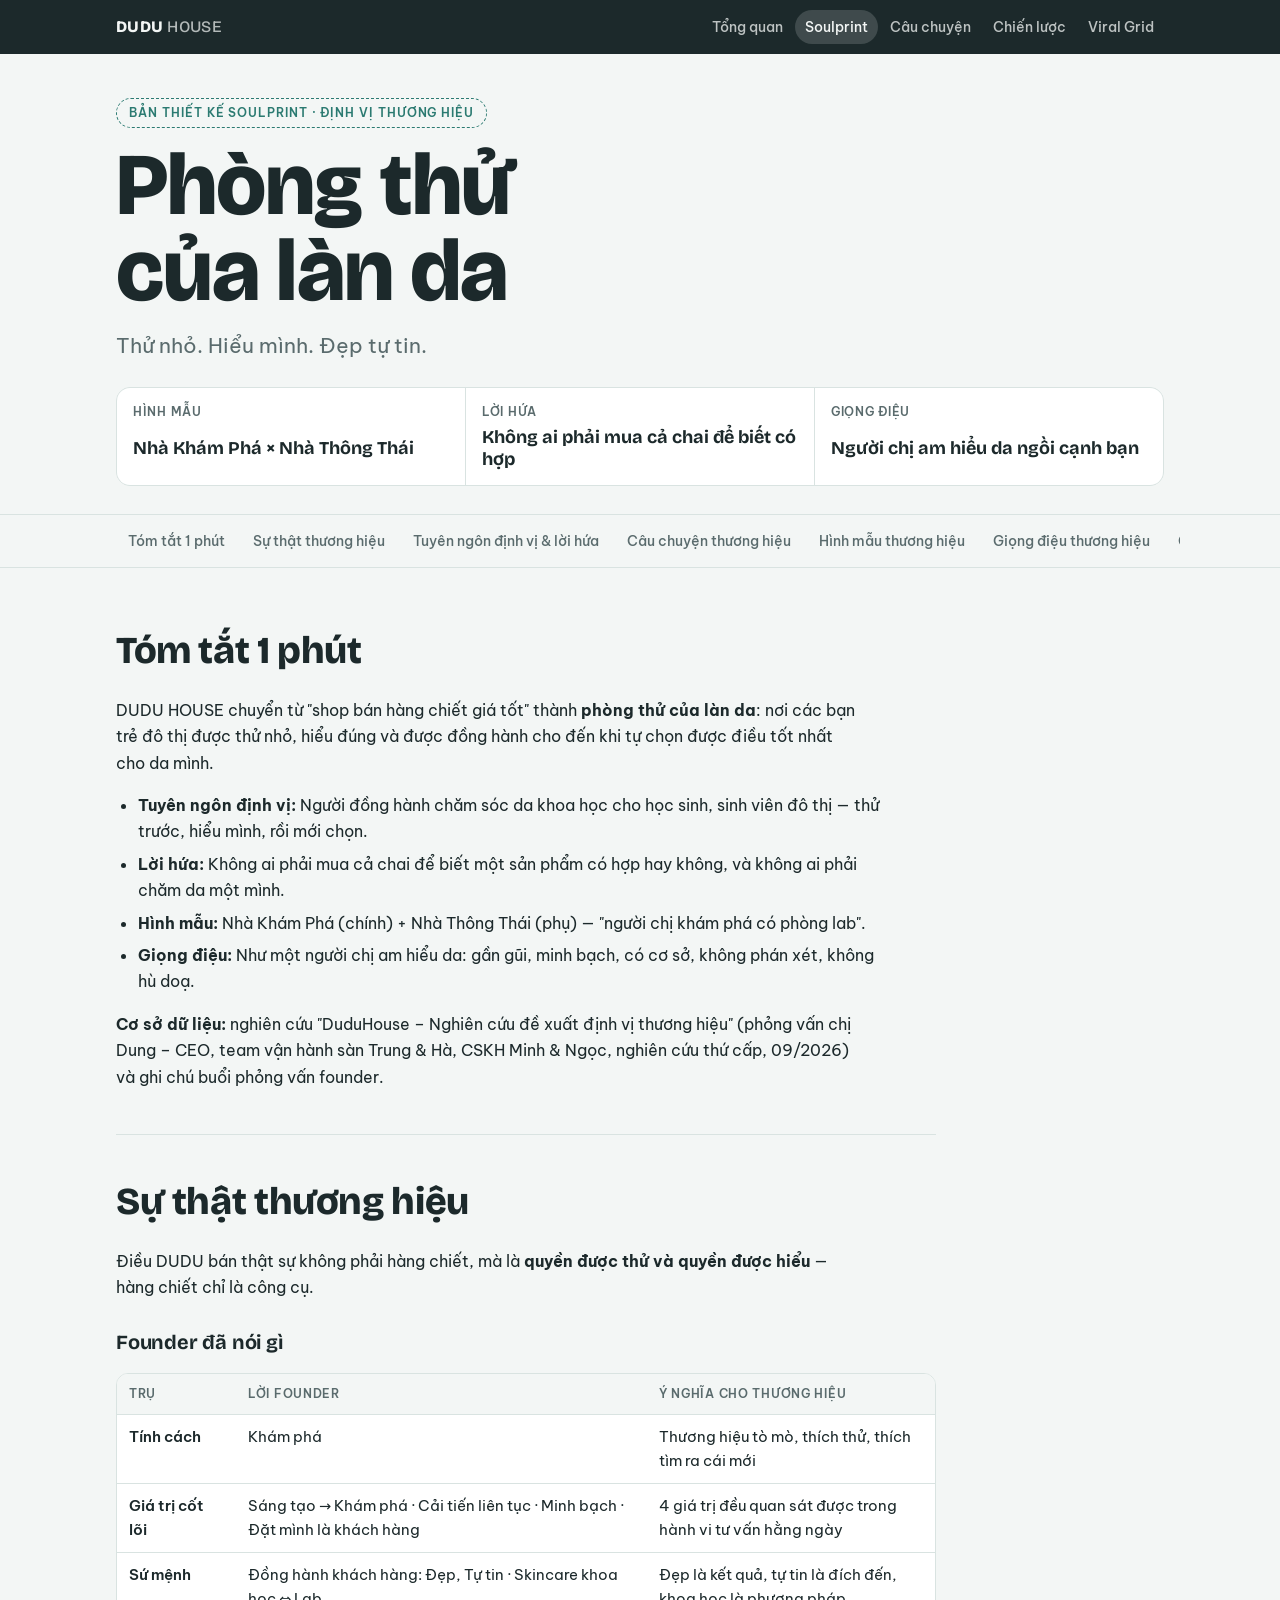
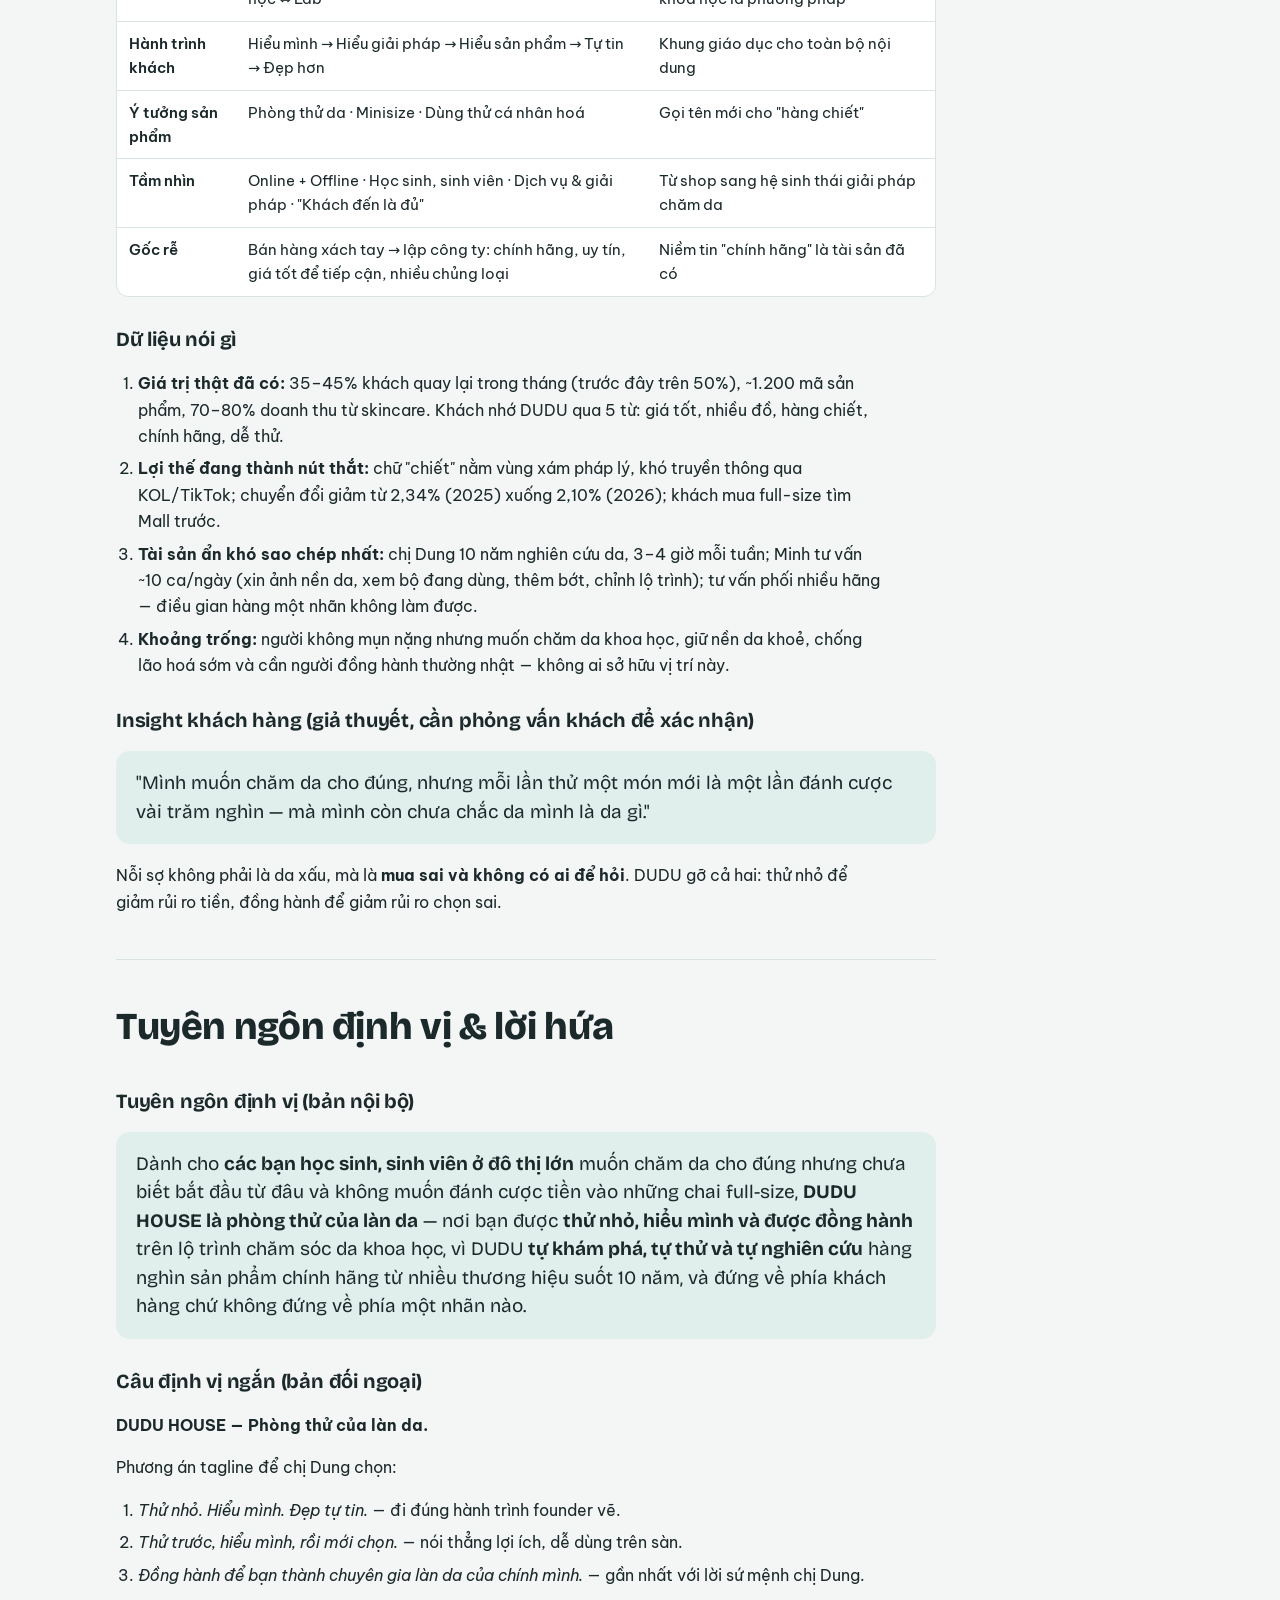
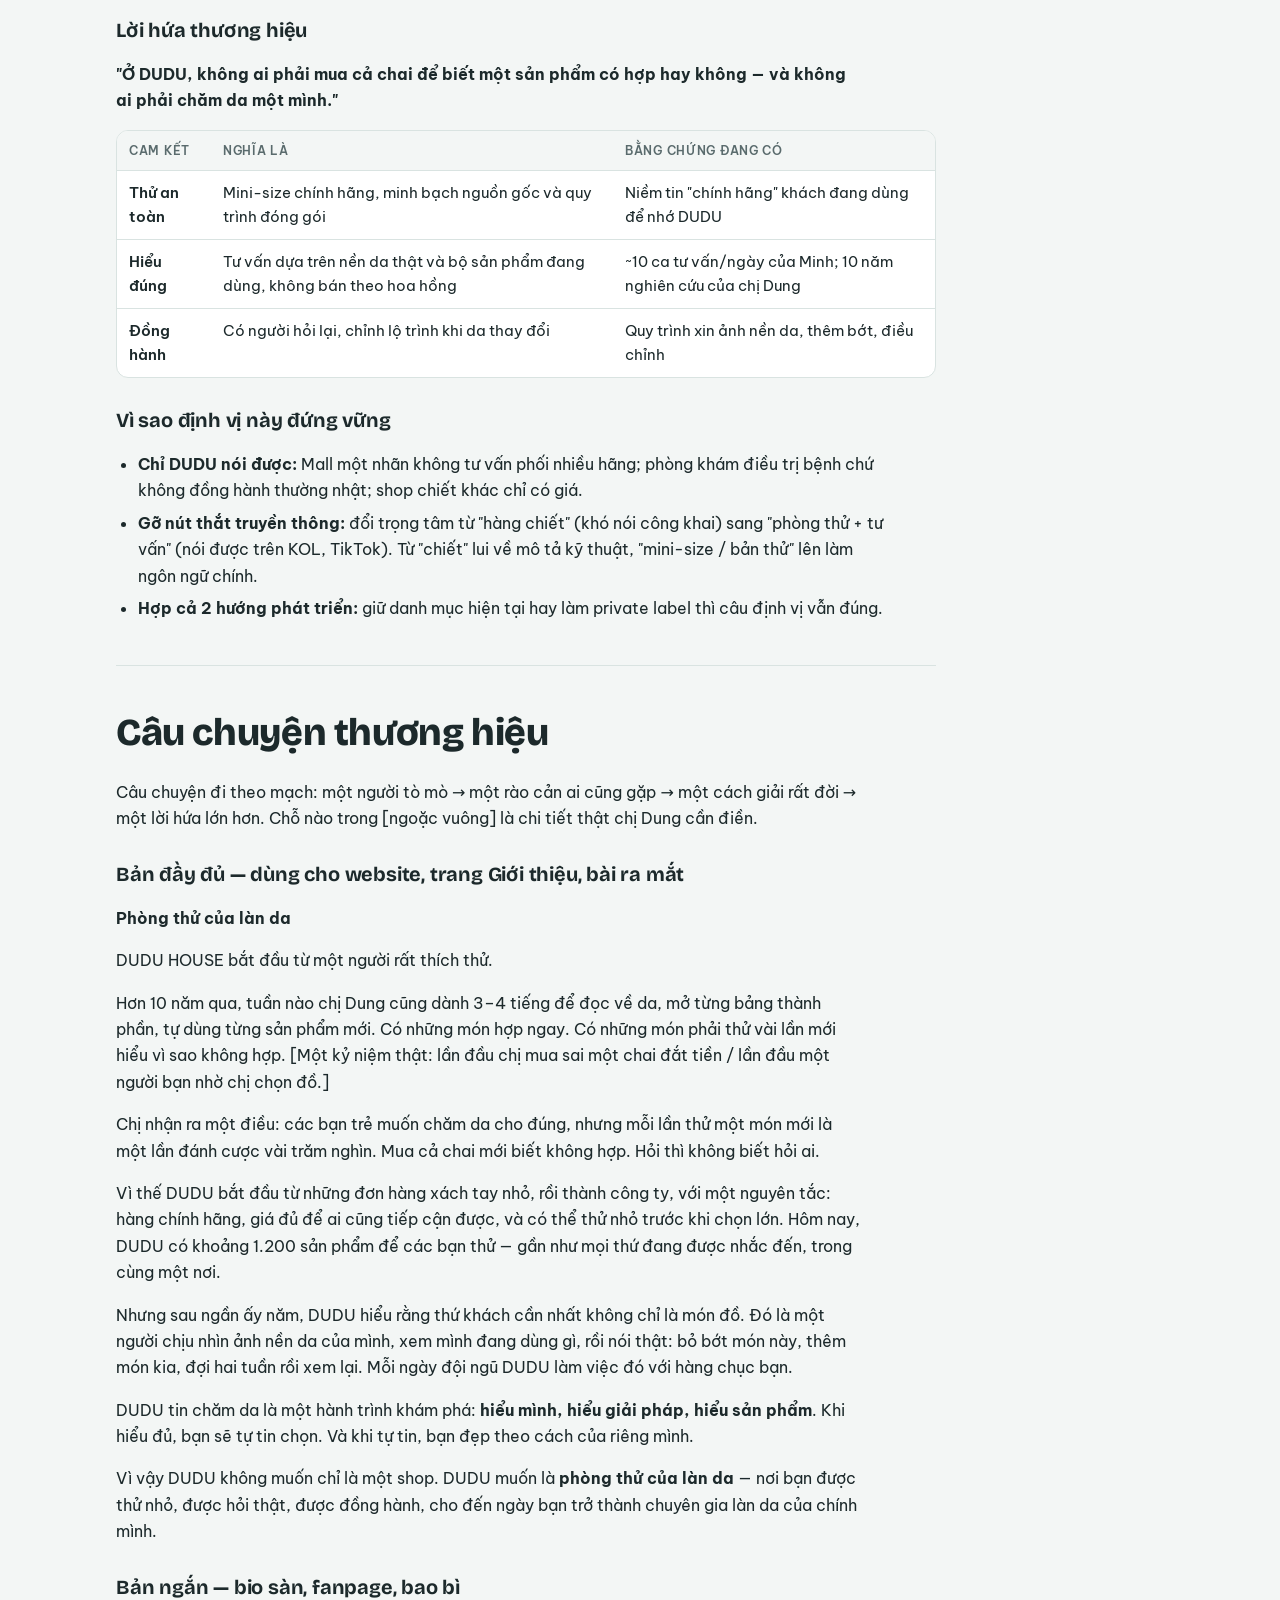
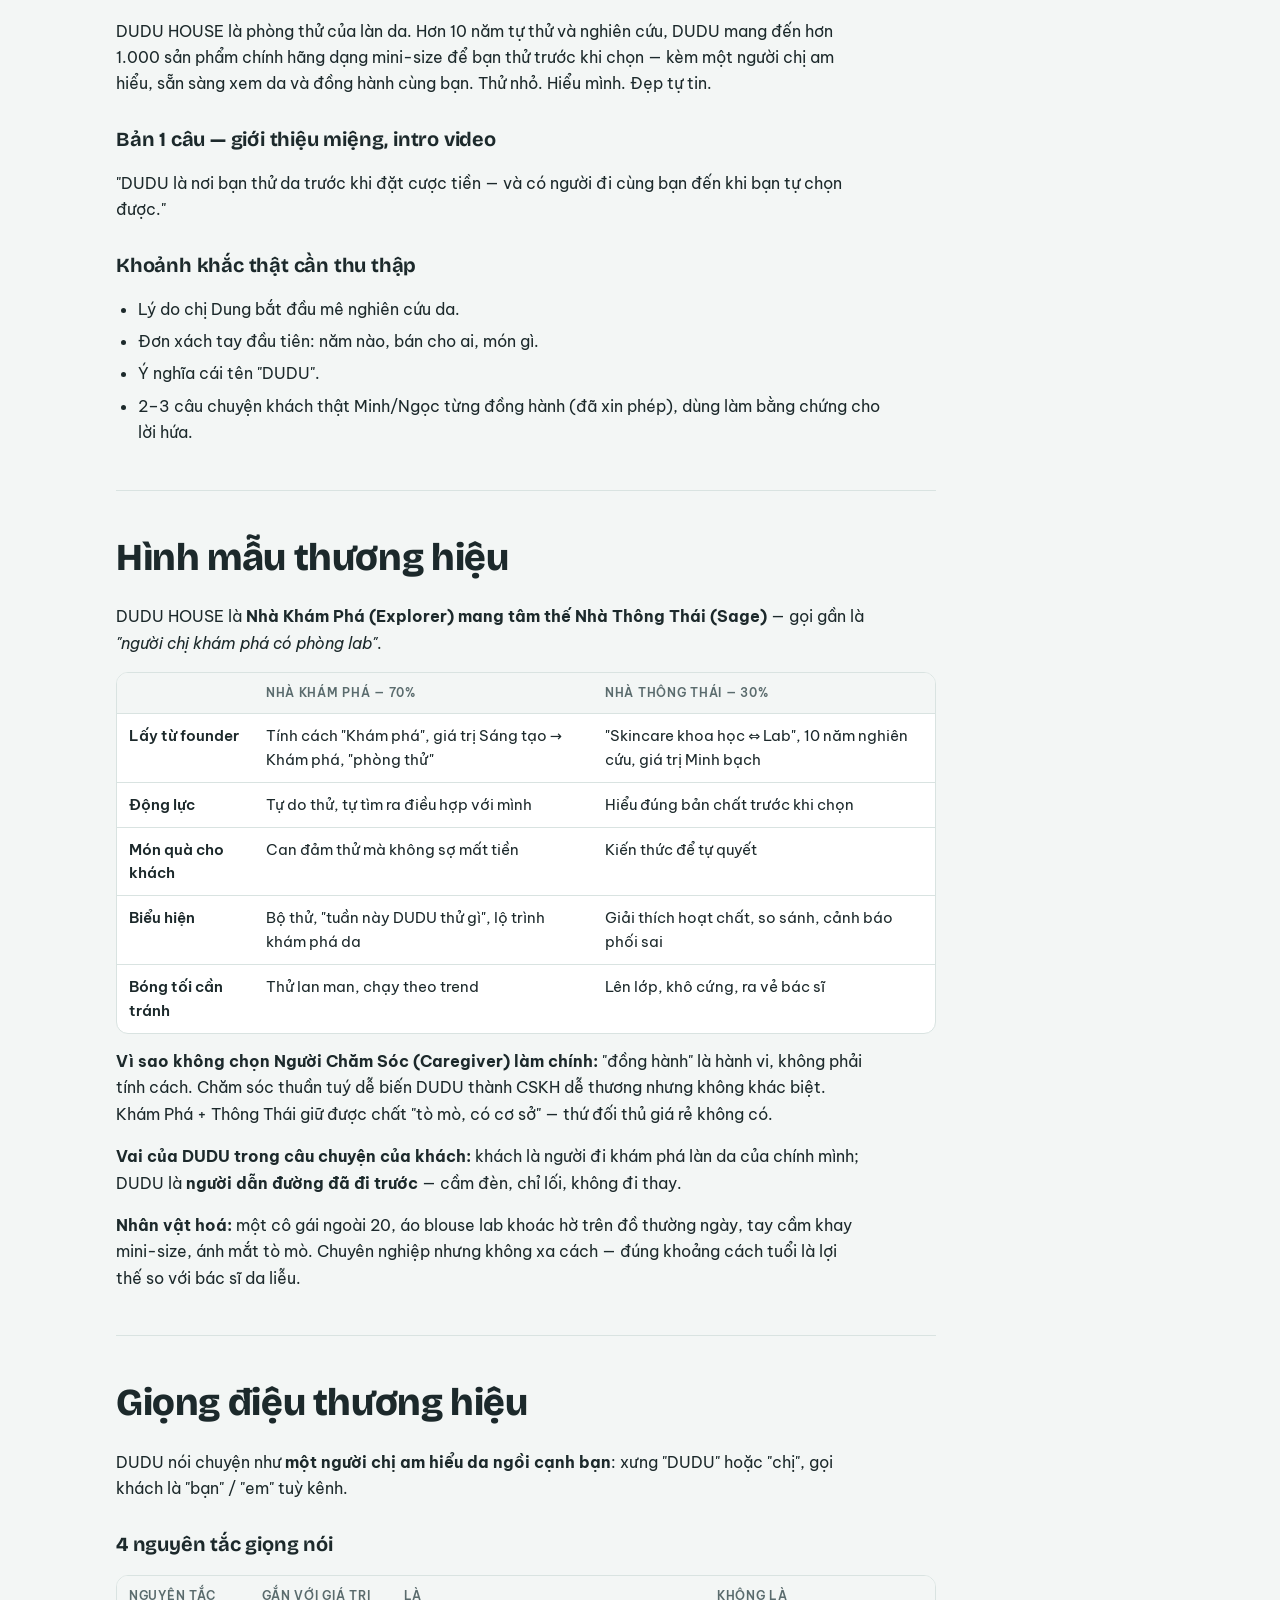
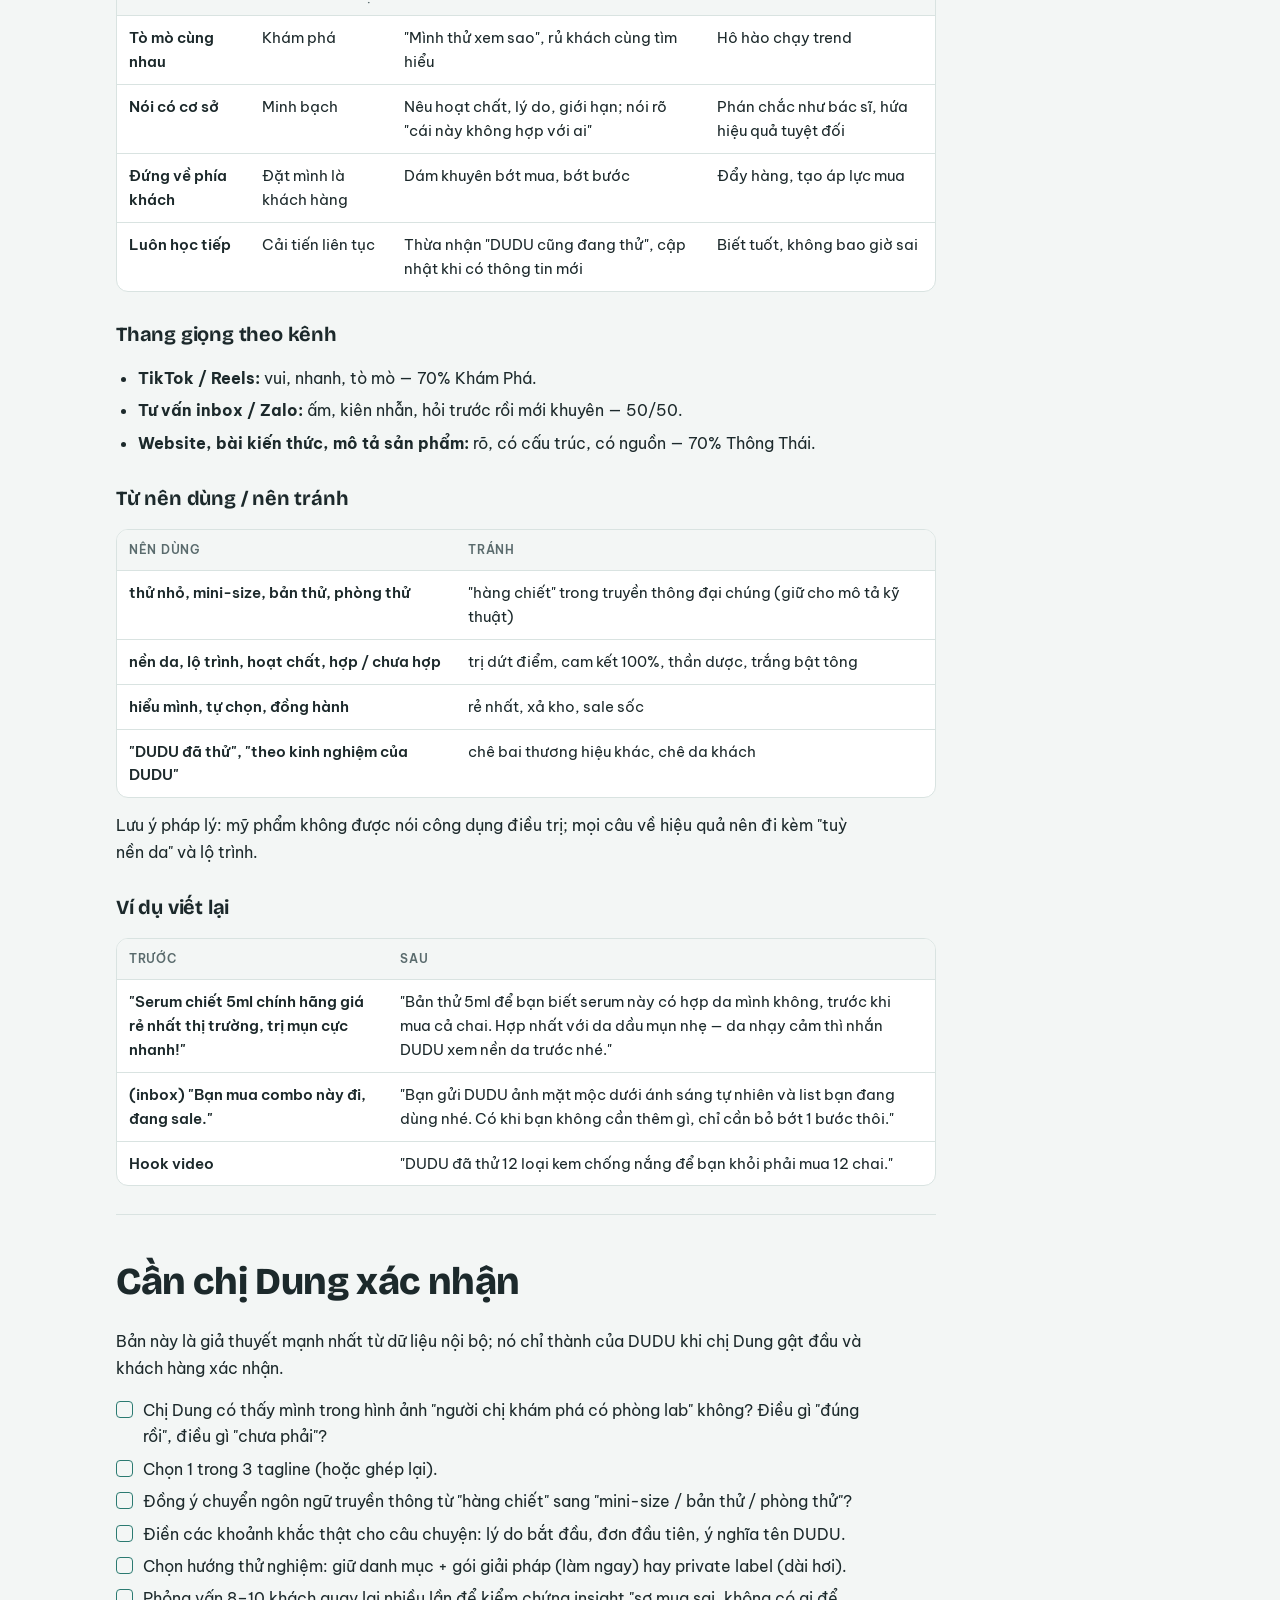
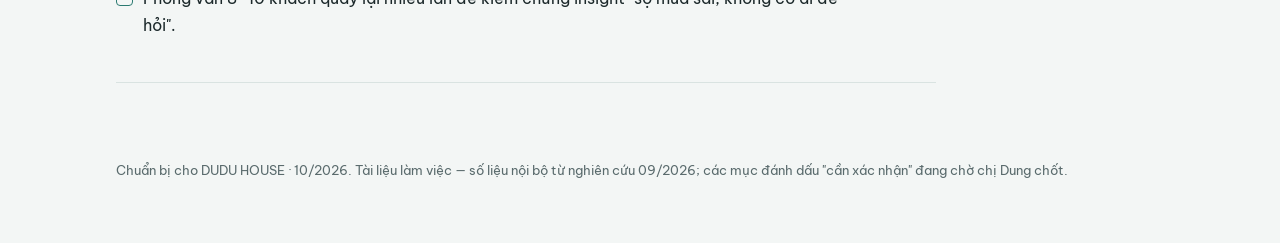
<file: soulprint.html>
<!doctype html>
<html lang="vi">
<head>
<meta charset="utf-8">
<meta name="viewport" content="width=device-width, initial-scale=1, viewport-fit=cover">
<title>DUDU House Soulprint</title>
<meta name="description" content="Bản thiết kế Soulprint của DUDU HOUSE: sự thật thương hiệu, tuyên ngôn định vị, lời hứa, câu chuyện founder, hình mẫu và giọng điệu.">
<meta property="og:title" content="DUDU House Soulprint">
<meta property="og:description" content="Bản thiết kế Soulprint của DUDU HOUSE: sự thật thương hiệu, tuyên ngôn định vị, lời hứa, câu chuyện founder, hình mẫu và giọng điệu.">
<meta name="robots" content="noindex">
<link rel="preconnect" href="https://fonts.googleapis.com"><link rel="preconnect" href="https://fonts.gstatic.com" crossorigin><link rel="stylesheet" href="https://fonts.googleapis.com/css2?family=Bricolage+Grotesque:opsz,wght@12..96,500;12..96,700;12..96,800&family=Be+Vietnam+Pro:ital,wght@0,400;0,500;0,600;0,700;1,400&display=swap">
<link rel="stylesheet" href="style.css">
</head>
<body><div class="topbar"><div class="wrap topbar-in"><a class="mark" href="index.html">DUDU<span>HOUSE</span></a><div class="pages"><a href="index.html">Tổng quan</a><a href="soulprint.html" aria-current="page">Soulprint</a><a href="cau-chuyen.html">Câu chuyện</a><a href="chien-luoc.html">Chiến lược</a><a href="viral-grid.html">Viral Grid</a></div></div></div><header class="hero wrap">
<p class="eyebrow">Bản thiết kế Soulprint · Định vị thương hiệu</p>
<h1>Phòng thử<br>của làn da</h1>
<p class="lead">Thử nhỏ. Hiểu mình. Đẹp tự tin.</p>
<div class="specs">
<div><span>Hình mẫu</span><b>Nhà Khám Phá × Nhà Thông Thái</b></div>
<div><span>Lời hứa</span><b>Không ai phải mua cả chai để biết có hợp</b></div>
<div><span>Giọng điệu</span><b>Người chị am hiểu da ngồi cạnh bạn</b></div>
</div></header><nav class="toc" aria-label="Mục lục"><div class="wrap toc-in"><a href="#tom-tat-1-phut">Tóm tắt 1 phút</a><a href="#su-that-thuong-hieu">Sự thật thương hiệu</a><a href="#tuyen-ngon-dinh-vi-loi-hua">Tuyên ngôn định vị & lời hứa</a><a href="#cau-chuyen-thuong-hieu">Câu chuyện thương hiệu</a><a href="#hinh-mau-thuong-hieu">Hình mẫu thương hiệu</a><a href="#giong-dieu-thuong-hieu">Giọng điệu thương hiệu</a><a href="#can-chi-dung-xac-nhan">Cần chị Dung xác nhận</a></div></nav><main class="wrap doc"><section id="tom-tat-1-phut" class="sec"><h2>Tóm tắt 1 phút</h2><p>DUDU HOUSE chuyển từ "shop bán hàng chiết giá tốt" thành <strong>phòng thử của làn da</strong>: nơi các bạn trẻ đô thị được thử nhỏ, hiểu đúng và được đồng hành cho đến khi tự chọn được điều tốt nhất cho da mình.</p>
<ul>
<li><strong>Tuyên ngôn định vị:</strong> Người đồng hành chăm sóc da khoa học cho học sinh, sinh viên đô thị — thử trước, hiểu mình, rồi mới chọn.</li>
<li><strong>Lời hứa:</strong> Không ai phải mua cả chai để biết một sản phẩm có hợp hay không, và không ai phải chăm da một mình.</li>
<li><strong>Hình mẫu:</strong> Nhà Khám Phá (chính) + Nhà Thông Thái (phụ) — "người chị khám phá có phòng lab".</li>
<li><strong>Giọng điệu:</strong> Như một người chị am hiểu da: gần gũi, minh bạch, có cơ sở, không phán xét, không hù doạ.</li>
</ul>
<p><strong>Cơ sở dữ liệu:</strong> nghiên cứu "DuduHouse – Nghiên cứu đề xuất định vị thương hiệu" (phỏng vấn chị Dung – CEO, team vận hành sàn Trung &amp; Hà, CSKH Minh &amp; Ngọc, nghiên cứu thứ cấp, 09/2026) và ghi chú buổi phỏng vấn founder.</p></section><section id="su-that-thuong-hieu" class="sec"><h2>Sự thật thương hiệu</h2><p>Điều DUDU bán thật sự không phải hàng chiết, mà là <strong>quyền được thử và quyền được hiểu</strong> — hàng chiết chỉ là công cụ.</p>
<h3>Founder đã nói gì</h3>
<div class="tablewrap"><table>
<thead>
<tr>
<th>Trụ</th>
<th>Lời founder</th>
<th>Ý nghĩa cho thương hiệu</th>
</tr>
</thead>
<tbody>
<tr>
<td>Tính cách</td>
<td>Khám phá</td>
<td>Thương hiệu tò mò, thích thử, thích tìm ra cái mới</td>
</tr>
<tr>
<td>Giá trị cốt lõi</td>
<td>Sáng tạo → Khám phá · Cải tiến liên tục · Minh bạch · Đặt mình là khách hàng</td>
<td>4 giá trị đều quan sát được trong hành vi tư vấn hằng ngày</td>
</tr>
<tr>
<td>Sứ mệnh</td>
<td>Đồng hành khách hàng: Đẹp, Tự tin · Skincare khoa học ⇔ Lab</td>
<td>Đẹp là kết quả, tự tin là đích đến, khoa học là phương pháp</td>
</tr>
<tr>
<td>Hành trình khách</td>
<td>Hiểu mình → Hiểu giải pháp → Hiểu sản phẩm → Tự tin → Đẹp hơn</td>
<td>Khung giáo dục cho toàn bộ nội dung</td>
</tr>
<tr>
<td>Ý tưởng sản phẩm</td>
<td>Phòng thử da · Minisize · Dùng thử cá nhân hoá</td>
<td>Gọi tên mới cho "hàng chiết"</td>
</tr>
<tr>
<td>Tầm nhìn</td>
<td>Online + Offline · Học sinh, sinh viên · Dịch vụ &amp; giải pháp · "Khách đến là đủ"</td>
<td>Từ shop sang hệ sinh thái giải pháp chăm da</td>
</tr>
<tr>
<td>Gốc rễ</td>
<td>Bán hàng xách tay → lập công ty: chính hãng, uy tín, giá tốt để tiếp cận, nhiều chủng loại</td>
<td>Niềm tin "chính hãng" là tài sản đã có</td>
</tr>
</tbody>
</table></div>
<h3>Dữ liệu nói gì</h3>
<ol>
<li><strong>Giá trị thật đã có:</strong> 35–45% khách quay lại trong tháng (trước đây trên 50%), ~1.200 mã sản phẩm, 70–80% doanh thu từ skincare. Khách nhớ DUDU qua 5 từ: giá tốt, nhiều đồ, hàng chiết, chính hãng, dễ thử.</li>
<li><strong>Lợi thế đang thành nút thắt:</strong> chữ "chiết" nằm vùng xám pháp lý, khó truyền thông qua KOL/TikTok; chuyển đổi giảm từ 2,34% (2025) xuống 2,10% (2026); khách mua full-size tìm Mall trước.</li>
<li><strong>Tài sản ẩn khó sao chép nhất:</strong> chị Dung 10 năm nghiên cứu da, 3–4 giờ mỗi tuần; Minh tư vấn ~10 ca/ngày (xin ảnh nền da, xem bộ đang dùng, thêm bớt, chỉnh lộ trình); tư vấn phối nhiều hãng — điều gian hàng một nhãn không làm được.</li>
<li><strong>Khoảng trống:</strong> người không mụn nặng nhưng muốn chăm da khoa học, giữ nền da khoẻ, chống lão hoá sớm và cần người đồng hành thường nhật — không ai sở hữu vị trí này.</li>
</ol>
<h3>Insight khách hàng (giả thuyết, cần phỏng vấn khách để xác nhận)</h3>
<blockquote>
<p>"Mình muốn chăm da cho đúng, nhưng mỗi lần thử một món mới là một lần đánh cược vài trăm nghìn — mà mình còn chưa chắc da mình là da gì."</p>
</blockquote>
<p>Nỗi sợ không phải là da xấu, mà là <strong>mua sai và không có ai để hỏi</strong>. DUDU gỡ cả hai: thử nhỏ để giảm rủi ro tiền, đồng hành để giảm rủi ro chọn sai.</p></section><section id="tuyen-ngon-dinh-vi-loi-hua" class="sec"><h2>Tuyên ngôn định vị & lời hứa</h2><h3>Tuyên ngôn định vị (bản nội bộ)</h3>
<blockquote>
<p>Dành cho <strong>các bạn học sinh, sinh viên ở đô thị lớn</strong> muốn chăm da cho đúng nhưng chưa biết bắt đầu từ đâu và không muốn đánh cược tiền vào những chai full-size, <strong>DUDU HOUSE là phòng thử của làn da</strong> — nơi bạn được <strong>thử nhỏ, hiểu mình và được đồng hành</strong> trên lộ trình chăm sóc da khoa học, vì DUDU <strong>tự khám phá, tự thử và tự nghiên cứu</strong> hàng nghìn sản phẩm chính hãng từ nhiều thương hiệu suốt 10 năm, và đứng về phía khách hàng chứ không đứng về phía một nhãn nào.</p>
</blockquote>
<h3>Câu định vị ngắn (bản đối ngoại)</h3>
<p><strong>DUDU HOUSE — Phòng thử của làn da.</strong></p>
<p>Phương án tagline để chị Dung chọn:</p>
<ol>
<li><em>Thử nhỏ. Hiểu mình. Đẹp tự tin.</em> — đi đúng hành trình founder vẽ.</li>
<li><em>Thử trước, hiểu mình, rồi mới chọn.</em> — nói thẳng lợi ích, dễ dùng trên sàn.</li>
<li><em>Đồng hành để bạn thành chuyên gia làn da của chính mình.</em> — gần nhất với lời sứ mệnh chị Dung.</li>
</ol>
<h3>Lời hứa thương hiệu</h3>
<p><strong>"Ở DUDU, không ai phải mua cả chai để biết một sản phẩm có hợp hay không — và không ai phải chăm da một mình."</strong></p>
<div class="tablewrap"><table>
<thead>
<tr>
<th>Cam kết</th>
<th>Nghĩa là</th>
<th>Bằng chứng đang có</th>
</tr>
</thead>
<tbody>
<tr>
<td>Thử an toàn</td>
<td>Mini-size chính hãng, minh bạch nguồn gốc và quy trình đóng gói</td>
<td>Niềm tin "chính hãng" khách đang dùng để nhớ DUDU</td>
</tr>
<tr>
<td>Hiểu đúng</td>
<td>Tư vấn dựa trên nền da thật và bộ sản phẩm đang dùng, không bán theo hoa hồng</td>
<td>~10 ca tư vấn/ngày của Minh; 10 năm nghiên cứu của chị Dung</td>
</tr>
<tr>
<td>Đồng hành</td>
<td>Có người hỏi lại, chỉnh lộ trình khi da thay đổi</td>
<td>Quy trình xin ảnh nền da, thêm bớt, điều chỉnh</td>
</tr>
</tbody>
</table></div>
<h3>Vì sao định vị này đứng vững</h3>
<ul>
<li><strong>Chỉ DUDU nói được:</strong> Mall một nhãn không tư vấn phối nhiều hãng; phòng khám điều trị bệnh chứ không đồng hành thường nhật; shop chiết khác chỉ có giá.</li>
<li><strong>Gỡ nút thắt truyền thông:</strong> đổi trọng tâm từ "hàng chiết" (khó nói công khai) sang "phòng thử + tư vấn" (nói được trên KOL, TikTok). Từ "chiết" lui về mô tả kỹ thuật, "mini-size / bản thử" lên làm ngôn ngữ chính.</li>
<li><strong>Hợp cả 2 hướng phát triển:</strong> giữ danh mục hiện tại hay làm private label thì câu định vị vẫn đúng.</li>
</ul></section><section id="cau-chuyen-thuong-hieu" class="sec"><h2>Câu chuyện thương hiệu</h2><p>Câu chuyện đi theo mạch: một người tò mò → một rào cản ai cũng gặp → một cách giải rất đời → một lời hứa lớn hơn. Chỗ nào trong [ngoặc vuông] là chi tiết thật chị Dung cần điền.</p>
<h3>Bản đầy đủ — dùng cho website, trang Giới thiệu, bài ra mắt</h3>
<p><strong>Phòng thử của làn da</strong></p>
<p>DUDU HOUSE bắt đầu từ một người rất thích thử.</p>
<p>Hơn 10 năm qua, tuần nào chị Dung cũng dành 3–4 tiếng để đọc về da, mở từng bảng thành phần, tự dùng từng sản phẩm mới. Có những món hợp ngay. Có những món phải thử vài lần mới hiểu vì sao không hợp. [Một kỷ niệm thật: lần đầu chị mua sai một chai đắt tiền / lần đầu một người bạn nhờ chị chọn đồ.]</p>
<p>Chị nhận ra một điều: các bạn trẻ muốn chăm da cho đúng, nhưng mỗi lần thử một món mới là một lần đánh cược vài trăm nghìn. Mua cả chai mới biết không hợp. Hỏi thì không biết hỏi ai.</p>
<p>Vì thế DUDU bắt đầu từ những đơn hàng xách tay nhỏ, rồi thành công ty, với một nguyên tắc: hàng chính hãng, giá đủ để ai cũng tiếp cận được, và có thể thử nhỏ trước khi chọn lớn. Hôm nay, DUDU có khoảng 1.200 sản phẩm để các bạn thử — gần như mọi thứ đang được nhắc đến, trong cùng một nơi.</p>
<p>Nhưng sau ngần ấy năm, DUDU hiểu rằng thứ khách cần nhất không chỉ là món đồ. Đó là một người chịu nhìn ảnh nền da của mình, xem mình đang dùng gì, rồi nói thật: bỏ bớt món này, thêm món kia, đợi hai tuần rồi xem lại. Mỗi ngày đội ngũ DUDU làm việc đó với hàng chục bạn.</p>
<p>DUDU tin chăm da là một hành trình khám phá: <strong>hiểu mình, hiểu giải pháp, hiểu sản phẩm</strong>. Khi hiểu đủ, bạn sẽ tự tin chọn. Và khi tự tin, bạn đẹp theo cách của riêng mình.</p>
<p>Vì vậy DUDU không muốn chỉ là một shop. DUDU muốn là <strong>phòng thử của làn da</strong> — nơi bạn được thử nhỏ, được hỏi thật, được đồng hành, cho đến ngày bạn trở thành chuyên gia làn da của chính mình.</p>
<h3>Bản ngắn — bio sàn, fanpage, bao bì</h3>
<p>DUDU HOUSE là phòng thử của làn da. Hơn 10 năm tự thử và nghiên cứu, DUDU mang đến hơn 1.000 sản phẩm chính hãng dạng mini-size để bạn thử trước khi chọn — kèm một người chị am hiểu, sẵn sàng xem da và đồng hành cùng bạn. Thử nhỏ. Hiểu mình. Đẹp tự tin.</p>
<h3>Bản 1 câu — giới thiệu miệng, intro video</h3>
<p>"DUDU là nơi bạn thử da trước khi đặt cược tiền — và có người đi cùng bạn đến khi bạn tự chọn được."</p>
<h3>Khoảnh khắc thật cần thu thập</h3>
<ul>
<li>Lý do chị Dung bắt đầu mê nghiên cứu da.</li>
<li>Đơn xách tay đầu tiên: năm nào, bán cho ai, món gì.</li>
<li>Ý nghĩa cái tên "DUDU".</li>
<li>2–3 câu chuyện khách thật Minh/Ngọc từng đồng hành (đã xin phép), dùng làm bằng chứng cho lời hứa.</li>
</ul></section><section id="hinh-mau-thuong-hieu" class="sec"><h2>Hình mẫu thương hiệu</h2><p>DUDU HOUSE là <strong>Nhà Khám Phá (Explorer) mang tâm thế Nhà Thông Thái (Sage)</strong> — gọi gần là <em>"người chị khám phá có phòng lab"</em>.</p>
<div class="tablewrap"><table>
<thead>
<tr>
<th></th>
<th>Nhà Khám Phá — 70%</th>
<th>Nhà Thông Thái — 30%</th>
</tr>
</thead>
<tbody>
<tr>
<td>Lấy từ founder</td>
<td>Tính cách "Khám phá", giá trị Sáng tạo → Khám phá, "phòng thử"</td>
<td>"Skincare khoa học ⇔ Lab", 10 năm nghiên cứu, giá trị Minh bạch</td>
</tr>
<tr>
<td>Động lực</td>
<td>Tự do thử, tự tìm ra điều hợp với mình</td>
<td>Hiểu đúng bản chất trước khi chọn</td>
</tr>
<tr>
<td>Món quà cho khách</td>
<td>Can đảm thử mà không sợ mất tiền</td>
<td>Kiến thức để tự quyết</td>
</tr>
<tr>
<td>Biểu hiện</td>
<td>Bộ thử, "tuần này DUDU thử gì", lộ trình khám phá da</td>
<td>Giải thích hoạt chất, so sánh, cảnh báo phối sai</td>
</tr>
<tr>
<td>Bóng tối cần tránh</td>
<td>Thử lan man, chạy theo trend</td>
<td>Lên lớp, khô cứng, ra vẻ bác sĩ</td>
</tr>
</tbody>
</table></div>
<p><strong>Vì sao không chọn Người Chăm Sóc (Caregiver) làm chính:</strong> "đồng hành" là hành vi, không phải tính cách. Chăm sóc thuần tuý dễ biến DUDU thành CSKH dễ thương nhưng không khác biệt. Khám Phá + Thông Thái giữ được chất "tò mò, có cơ sở" — thứ đối thủ giá rẻ không có.</p>
<p><strong>Vai của DUDU trong câu chuyện của khách:</strong> khách là người đi khám phá làn da của chính mình; DUDU là <strong>người dẫn đường đã đi trước</strong> — cầm đèn, chỉ lối, không đi thay.</p>
<p><strong>Nhân vật hoá:</strong> một cô gái ngoài 20, áo blouse lab khoác hờ trên đồ thường ngày, tay cầm khay mini-size, ánh mắt tò mò. Chuyên nghiệp nhưng không xa cách — đúng khoảng cách tuổi là lợi thế so với bác sĩ da liễu.</p></section><section id="giong-dieu-thuong-hieu" class="sec"><h2>Giọng điệu thương hiệu</h2><p>DUDU nói chuyện như <strong>một người chị am hiểu da ngồi cạnh bạn</strong>: xưng "DUDU" hoặc "chị", gọi khách là "bạn" / "em" tuỳ kênh.</p>
<h3>4 nguyên tắc giọng nói</h3>
<div class="tablewrap"><table>
<thead>
<tr>
<th>Nguyên tắc</th>
<th>Gắn với giá trị</th>
<th>Là</th>
<th>Không là</th>
</tr>
</thead>
<tbody>
<tr>
<td>Tò mò cùng nhau</td>
<td>Khám phá</td>
<td>"Mình thử xem sao", rủ khách cùng tìm hiểu</td>
<td>Hô hào chạy trend</td>
</tr>
<tr>
<td>Nói có cơ sở</td>
<td>Minh bạch</td>
<td>Nêu hoạt chất, lý do, giới hạn; nói rõ "cái này không hợp với ai"</td>
<td>Phán chắc như bác sĩ, hứa hiệu quả tuyệt đối</td>
</tr>
<tr>
<td>Đứng về phía khách</td>
<td>Đặt mình là khách hàng</td>
<td>Dám khuyên bớt mua, bớt bước</td>
<td>Đẩy hàng, tạo áp lực mua</td>
</tr>
<tr>
<td>Luôn học tiếp</td>
<td>Cải tiến liên tục</td>
<td>Thừa nhận "DUDU cũng đang thử", cập nhật khi có thông tin mới</td>
<td>Biết tuốt, không bao giờ sai</td>
</tr>
</tbody>
</table></div>
<h3>Thang giọng theo kênh</h3>
<ul>
<li><strong>TikTok / Reels:</strong> vui, nhanh, tò mò — 70% Khám Phá.</li>
<li><strong>Tư vấn inbox / Zalo:</strong> ấm, kiên nhẫn, hỏi trước rồi mới khuyên — 50/50.</li>
<li><strong>Website, bài kiến thức, mô tả sản phẩm:</strong> rõ, có cấu trúc, có nguồn — 70% Thông Thái.</li>
</ul>
<h3>Từ nên dùng / nên tránh</h3>
<div class="tablewrap"><table>
<thead>
<tr>
<th>Nên dùng</th>
<th>Tránh</th>
</tr>
</thead>
<tbody>
<tr>
<td>thử nhỏ, mini-size, bản thử, phòng thử</td>
<td>"hàng chiết" trong truyền thông đại chúng (giữ cho mô tả kỹ thuật)</td>
</tr>
<tr>
<td>nền da, lộ trình, hoạt chất, hợp / chưa hợp</td>
<td>trị dứt điểm, cam kết 100%, thần dược, trắng bật tông</td>
</tr>
<tr>
<td>hiểu mình, tự chọn, đồng hành</td>
<td>rẻ nhất, xả kho, sale sốc</td>
</tr>
<tr>
<td>"DUDU đã thử", "theo kinh nghiệm của DUDU"</td>
<td>chê bai thương hiệu khác, chê da khách</td>
</tr>
</tbody>
</table></div>
<p>Lưu ý pháp lý: mỹ phẩm không được nói công dụng điều trị; mọi câu về hiệu quả nên đi kèm "tuỳ nền da" và lộ trình.</p>
<h3>Ví dụ viết lại</h3>
<div class="tablewrap"><table>
<thead>
<tr>
<th>Trước</th>
<th>Sau</th>
</tr>
</thead>
<tbody>
<tr>
<td>"Serum chiết 5ml chính hãng giá rẻ nhất thị trường, trị mụn cực nhanh!"</td>
<td>"Bản thử 5ml để bạn biết serum này có hợp da mình không, trước khi mua cả chai. Hợp nhất với da dầu mụn nhẹ — da nhạy cảm thì nhắn DUDU xem nền da trước nhé."</td>
</tr>
<tr>
<td>(inbox) "Bạn mua combo này đi, đang sale."</td>
<td>"Bạn gửi DUDU ảnh mặt mộc dưới ánh sáng tự nhiên và list bạn đang dùng nhé. Có khi bạn không cần thêm gì, chỉ cần bỏ bớt 1 bước thôi."</td>
</tr>
<tr>
<td>Hook video</td>
<td>"DUDU đã thử 12 loại kem chống nắng để bạn khỏi phải mua 12 chai."</td>
</tr>
</tbody>
</table></div></section><section id="can-chi-dung-xac-nhan" class="sec"><h2>Cần chị Dung xác nhận</h2><p>Bản này là giả thuyết mạnh nhất từ dữ liệu nội bộ; nó chỉ thành của DUDU khi chị Dung gật đầu và khách hàng xác nhận.</p>
<ul>
<li class="todo"><span class="box" aria-hidden="true"></span>Chị Dung có thấy mình trong hình ảnh "người chị khám phá có phòng lab" không? Điều gì "đúng rồi", điều gì "chưa phải"?</li>
<li class="todo"><span class="box" aria-hidden="true"></span>Chọn 1 trong 3 tagline (hoặc ghép lại).</li>
<li class="todo"><span class="box" aria-hidden="true"></span>Đồng ý chuyển ngôn ngữ truyền thông từ "hàng chiết" sang "mini-size / bản thử / phòng thử"?</li>
<li class="todo"><span class="box" aria-hidden="true"></span>Điền các khoảnh khắc thật cho câu chuyện: lý do bắt đầu, đơn đầu tiên, ý nghĩa tên DUDU.</li>
<li class="todo"><span class="box" aria-hidden="true"></span>Chọn hướng thử nghiệm: giữ danh mục + gói giải pháp (làm ngay) hay private label (dài hơi).</li>
<li class="todo"><span class="box" aria-hidden="true"></span>Phỏng vấn 8–10 khách quay lại nhiều lần để kiểm chứng insight "sợ mua sai, không có ai để hỏi".</li>
</ul></section></main><footer class="wrap foot"><p>Chuẩn bị cho DUDU HOUSE · 10/2026. Tài liệu làm việc — số liệu nội bộ từ nghiên cứu 09/2026; các mục đánh dấu "cần xác nhận" đang chờ chị Dung chốt.</p></footer></body></html>
</file>
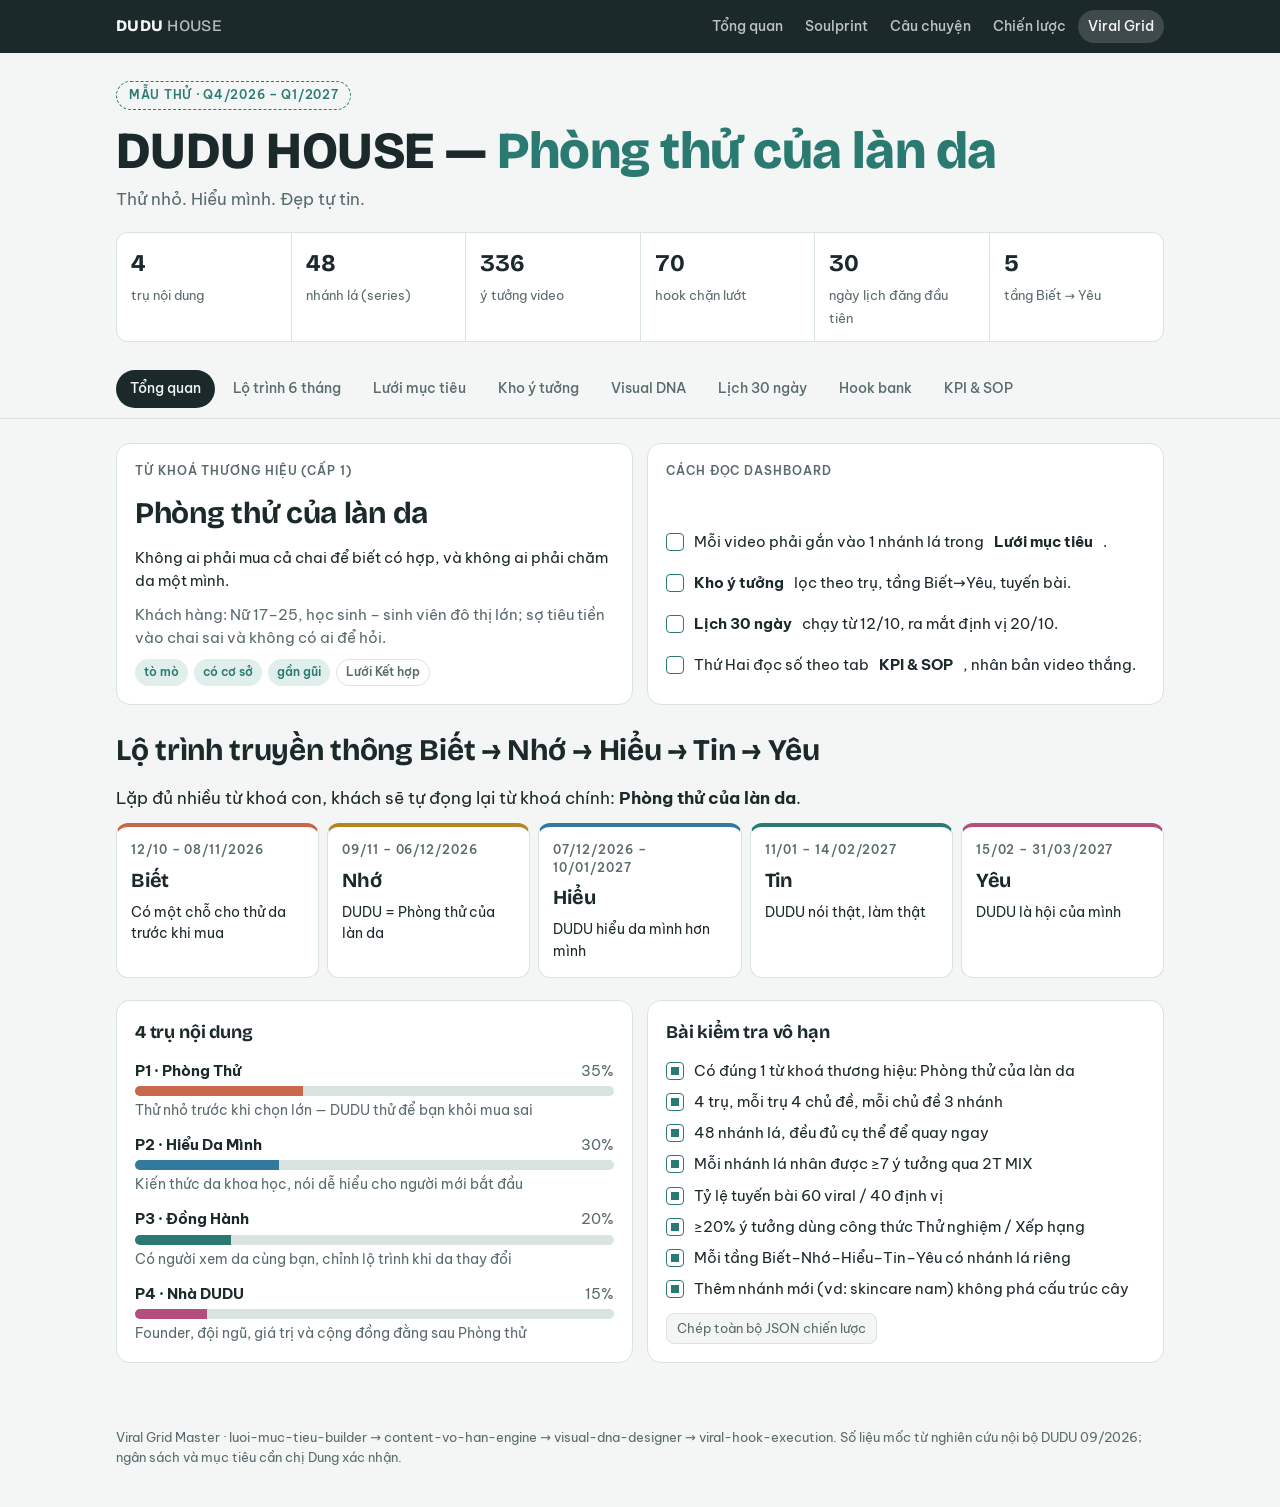
<file: viral-grid.html>
<!doctype html>
<html lang="vi">
<head>
<meta charset="utf-8">
<meta name="viewport" content="width=device-width, initial-scale=1, viewport-fit=cover">
<title>DUDU House Viral Grid</title>
<meta name="description" content="Lưới mục tiêu, kho 336 ý tưởng, Visual DNA, lịch 30 ngày, hook bank, KPI &amp; SOP của DUDU HOUSE.">
<meta property="og:title" content="DUDU House Viral Grid">
<meta property="og:description" content="Lưới mục tiêu, kho 336 ý tưởng, Visual DNA, lịch 30 ngày, hook bank, KPI &amp; SOP của DUDU HOUSE.">
<meta name="robots" content="noindex">

<link rel="stylesheet" href="topbar.css">
</head>
<body><div class="topbar"><div class="wrap topbar-in"><a class="mark" href="index.html">DUDU<span>HOUSE</span></a><div class="pages"><a href="index.html">Tổng quan</a><a href="soulprint.html">Soulprint</a><a href="cau-chuyen.html">Câu chuyện</a><a href="chien-luoc.html">Chiến lược</a><a href="viral-grid.html" aria-current="page">Viral Grid</a></div></div></div>
<link rel="preconnect" href="https://fonts.googleapis.com">
<link rel="preconnect" href="https://fonts.gstatic.com" crossorigin>
<link rel="stylesheet" href="https://fonts.googleapis.com/css2?family=Bricolage+Grotesque:opsz,wght@12..96,500;12..96,700;12..96,800&family=Be+Vietnam+Pro:wght@400;500;600;700&display=swap">
<style>
/* Layout: "phòng thử" — một bàn lab sạch; header như nhãn mẫu thử, tab dính trên cùng, mỗi tab là một khay nội dung */
:root{
  --bg:#F3F6F5; --surface:#FFFFFF; --ink:#1C292B; --muted:#5A6B6D; --line:#D9E3E1;
  --mint:#2B7A71; --mint-soft:#E0EFEB; --peach:#C8684B; --peach-soft:#FAE8E1;
  --s-biet:#C8684B; --s-nho:#B5861F; --s-hieu:#33789E; --s-tin:#2B7A71; --s-yeu:#B44E7C;
  --good:#2E8A55; --warn:#B98A12; --bad:#C2453A;
  --display:"Bricolage Grotesque", "Be Vietnam Pro", system-ui, sans-serif;
  --body:"Be Vietnam Pro", system-ui, -apple-system, "Segoe UI", sans-serif;
}
@media (prefers-color-scheme: dark){:root:not([data-theme="light"]){
  --bg:#101819; --surface:#172224; --ink:#E4EDEB; --muted:#93A5A3; --line:#2A3A3C;
  --mint:#62C3B5; --mint-soft:#173431; --peach:#EE9A7E; --peach-soft:#3A241D;
  --s-biet:#EE9A7E; --s-nho:#E0B653; --s-hieu:#7DB8DA; --s-tin:#62C3B5; --s-yeu:#E28AB3;
  --good:#5BC489; --warn:#E3B84B; --bad:#EC7A6F; color-scheme:dark}}
:root[data-theme="dark"]{
  --bg:#101819; --surface:#172224; --ink:#E4EDEB; --muted:#93A5A3; --line:#2A3A3C;
  --mint:#62C3B5; --mint-soft:#173431; --peach:#EE9A7E; --peach-soft:#3A241D;
  --s-biet:#EE9A7E; --s-nho:#E0B653; --s-hieu:#7DB8DA; --s-tin:#62C3B5; --s-yeu:#E28AB3;
  --good:#5BC489; --warn:#E3B84B; --bad:#EC7A6F; color-scheme:dark}
*{box-sizing:border-box}
body{background:var(--bg);color:var(--ink);font-family:var(--body);font-size:15px;line-height:1.55;-webkit-text-size-adjust:100%}
.wrap{max-width:1080px;margin:0 auto;padding-inline:16px}
h1,h2,h3{font-family:var(--display);text-wrap:balance;margin:0;letter-spacing:-.01em}
p{margin:0}
.label{font-size:11.5px;font-weight:600;letter-spacing:.08em;text-transform:uppercase;color:var(--muted)}
button{font:inherit;color:inherit}
:focus-visible{outline:2px solid var(--mint);outline-offset:2px;border-radius:6px}

/* Header như nhãn mẫu thử */
header{padding-block:28px 18px}
.tag{display:inline-flex;gap:8px;align-items:center;border:1px dashed var(--mint);color:var(--mint);border-radius:999px;padding:4px 12px;font-size:12px;font-weight:600;letter-spacing:.06em;text-transform:uppercase}
header h1{font-size:clamp(30px,6vw,52px);font-weight:800;line-height:1.05;margin-top:14px}
header h1 em{font-style:normal;color:var(--mint)}
.tagline{font-size:17px;margin-top:8px;color:var(--muted)}
.specs{display:grid;grid-template-columns:repeat(auto-fit,minmax(130px,1fr));gap:1px;background:var(--line);border:1px solid var(--line);border-radius:12px;overflow:hidden;margin-top:20px}
.specs div{background:var(--surface);padding:12px 14px}
.specs b{display:block;font-family:var(--display);font-size:24px;font-variant-numeric:tabular-nums}
.specs span{font-size:12.5px;color:var(--muted)}

/* Tabs */
nav{position:sticky;top:env(safe-area-inset-top,0px);z-index:5;background:var(--bg);border-bottom:1px solid var(--line)}
.tabs{display:flex;gap:4px;overflow-x:auto;scrollbar-width:none;padding-block:10px}
.tabs::-webkit-scrollbar{display:none}
.tabs button{flex:none;border:1px solid transparent;background:none;padding:7px 13px;border-radius:999px;font-size:14px;font-weight:500;color:var(--muted);cursor:pointer;white-space:nowrap}
.tabs button[aria-selected="true"]{background:var(--ink);color:var(--bg)}
.tabs button:hover:not([aria-selected="true"]){border-color:var(--line);color:var(--ink)}
main{padding-block:24px 64px}
section[role="tabpanel"]{display:grid;gap:22px}
.lead{font-size:16.5px;max-width:68ch}
h2{font-size:clamp(22px,4vw,30px);font-weight:700}
h3{font-size:18px;font-weight:700}
.card{background:var(--surface);border:1px solid var(--line);border-radius:14px;padding:18px}
.grid{display:grid;gap:14px}
.g2{grid-template-columns:repeat(auto-fit,minmax(min(100%,320px),1fr))}
.g3{grid-template-columns:repeat(auto-fit,minmax(min(100%,240px),1fr))}
.chip{display:inline-flex;align-items:center;gap:6px;font-size:12px;font-weight:600;padding:3px 9px;border-radius:999px;background:var(--mint-soft);color:var(--mint);white-space:nowrap}
.chip.peach{background:var(--peach-soft);color:var(--peach)}
.chip.ghost{background:none;border:1px solid var(--line);color:var(--muted)}
.dot{width:8px;height:8px;border-radius:50%;background:currentColor;flex:none}
.st-BIET{color:var(--s-biet)}.st-NHO{color:var(--s-nho)}.st-HIEU{color:var(--s-hieu)}.st-TIN{color:var(--s-tin)}.st-YEU{color:var(--s-yeu)}
.stchip{display:inline-flex;align-items:center;gap:6px;font-size:12px;font-weight:600;padding:3px 9px;border-radius:999px;border:1px solid currentColor;white-space:nowrap}
ul.clean{list-style:none;padding:0;margin:0;display:grid;gap:8px}
ul.ticks li{display:flex;gap:10px;align-items:flex-start}
ul.ticks li::before{content:"";flex:none;width:16px;height:16px;margin-top:3px;border-radius:4px;border:1.5px solid var(--mint);background:linear-gradient(var(--mint),var(--mint)) center/0 0 no-repeat}
ul.ticks.done li::before{background-size:8px 8px}

/* Ladder Biết→Yêu */
.ladder{display:grid;grid-template-columns:repeat(5,minmax(0,1fr));gap:8px}
.rung{border-radius:12px;padding:14px;background:var(--surface);border:1px solid var(--line);border-top:4px solid currentColor;display:grid;gap:6px;align-content:start}
.rung h3{color:var(--ink);font-size:20px}
.rung .d{font-size:12.5px;color:var(--muted);font-variant-numeric:tabular-nums}
.rung p{color:var(--ink);font-size:14px}
@media (max-width:760px){.ladder{grid-template-columns:1fr}.rung{border-top-width:1px;border-left:4px solid currentColor}}

/* Roadmap */
.stage{display:grid;grid-template-columns:200px minmax(0,1fr);gap:18px;border-left:4px solid currentColor}
.stage .head{display:grid;gap:6px;align-content:start}
.stage .head h3{font-size:24px;color:var(--ink)}
.stage .msg{font-family:var(--display);font-size:18px;font-weight:600;color:var(--ink)}
.kv{display:grid;grid-template-columns:120px minmax(0,1fr);gap:6px 12px;font-size:14px;color:var(--ink)}
.kv dt{color:var(--muted)}
.kv dd{margin:0}
.leafs{display:flex;flex-wrap:wrap;gap:6px}
@media (max-width:700px){.stage{grid-template-columns:1fr}.kv{grid-template-columns:1fr}.kv dt{margin-top:6px}}

/* Tree */
.root{text-align:center;background:var(--ink);color:var(--bg);border-radius:14px;padding:18px}
.root h3{font-size:24px}
.root p{opacity:.8;font-size:14px;margin-top:4px}
.pillar{display:grid;gap:12px;align-content:start}
.pillar .ph{display:flex;justify-content:space-between;gap:8px;align-items:baseline;flex-wrap:wrap}
.pillar .ph h3{font-size:20px}
.topic{border-top:1px solid var(--line);padding-top:10px;display:grid;gap:8px}
.topic .th{display:flex;justify-content:space-between;align-items:center;gap:8px;flex-wrap:wrap;font-weight:600}
.leafbtn{display:flex;justify-content:space-between;gap:10px;width:100%;text-align:left;background:var(--bg);border:1px solid var(--line);border-radius:9px;padding:8px 10px;font-size:14px;cursor:pointer}
.leafbtn:hover{border-color:var(--mint)}
.leafbtn small{color:var(--muted);font-variant-numeric:tabular-nums;white-space:nowrap}
.search{width:100%;max-width:420px;padding:10px 14px;border-radius:10px;border:1px solid var(--line);background:var(--surface);color:var(--ink);font:inherit}
mark{background:var(--peach-soft);color:var(--ink);border-radius:3px}

/* Ideas */
.filters{display:grid;grid-template-columns:repeat(auto-fit,minmax(min(100%,170px),1fr));gap:10px}
.filters label{display:grid;gap:4px;font-size:12.5px;color:var(--muted);font-weight:600}
select,input[type=search]{padding:9px 10px;border-radius:9px;border:1px solid var(--line);background:var(--surface);color:var(--ink);font:inherit;font-size:14px;width:100%}
.mixbar{display:flex;height:10px;border-radius:99px;overflow:hidden;background:var(--line)}
.mixbar span{display:block;height:100%}
.legend{display:flex;flex-wrap:wrap;gap:12px;font-size:12.5px;color:var(--muted)}
.legend i{display:inline-block;width:10px;height:10px;border-radius:3px;margin-right:5px;vertical-align:-1px}
.idea{display:grid;grid-template-columns:44px minmax(0,1fr);gap:12px;padding:12px 0;border-bottom:1px solid var(--line)}
.idea .n{font-variant-numeric:tabular-nums;color:var(--muted);font-size:13px;padding-top:2px}
.idea .t{font-weight:600}
.idea .meta{display:flex;flex-wrap:wrap;gap:6px;margin-top:6px}
.more{justify-self:start;border:1px solid var(--line);background:var(--surface);border-radius:999px;padding:8px 16px;cursor:pointer;font-weight:600}

/* Visual DNA */
.dna{display:grid;grid-template-columns:28px 150px minmax(0,1fr);gap:4px 14px;padding:14px 0;border-bottom:1px solid var(--line)}
.dna .i{font-family:var(--display);font-weight:800;color:var(--mint);font-size:18px}
.dna b{font-weight:600}
.dna .c{color:var(--ink)}
.dna .note{grid-column:3;color:var(--muted);font-size:13.5px}
@media (max-width:600px){.dna{grid-template-columns:28px minmax(0,1fr)}.dna .c,.dna .note{grid-column:2}}
.swatches{display:grid;grid-template-columns:repeat(auto-fit,minmax(120px,1fr));gap:10px}
.sw{border-radius:12px;border:1px solid var(--line);overflow:hidden;background:var(--surface)}
.sw div{height:64px}
.sw p{padding:8px 10px;font-size:12.5px}
.sw p b{display:block;font-size:13px}
.tray{display:flex;gap:8px;flex-wrap:wrap}
.tray span{width:46px;height:46px;border-radius:50%;border:2px solid var(--mint);background:var(--mint-soft);display:grid;place-items:center;font-size:11px;font-weight:700;color:var(--mint)}

/* Calendar */
.week{display:grid;gap:8px}
.day{display:grid;grid-template-columns:62px minmax(0,1fr);gap:12px;background:var(--surface);border:1px solid var(--line);border-radius:12px;padding:12px}
.day.key{border-color:var(--mint);box-shadow:inset 4px 0 0 var(--mint)}
.date{text-align:center;font-variant-numeric:tabular-nums}
.date b{display:block;font-family:var(--display);font-size:24px;line-height:1}
.date span{font-size:11.5px;color:var(--muted);text-transform:uppercase;letter-spacing:.06em}
.day .t{font-weight:600}
.day .meta{display:flex;flex-wrap:wrap;gap:6px;margin-top:6px}

/* Hooks */
.hookgrp{display:grid;gap:8px}
.hook{display:grid;grid-template-columns:minmax(0,1fr) auto;gap:10px;align-items:center;padding:9px 0;border-bottom:1px dashed var(--line);font-size:14.5px}
.copy{border:1px solid var(--line);background:var(--bg);border-radius:8px;padding:5px 10px;font-size:12.5px;cursor:pointer;color:var(--muted)}
.copy:hover{color:var(--mint);border-color:var(--mint)}

/* KPI */
.tablewrap{overflow-x:auto}
table{border-collapse:collapse;width:100%;font-size:14px;min-width:520px}
th,td{text-align:left;padding:9px 10px;border-bottom:1px solid var(--line);vertical-align:top}
th{font-size:12px;letter-spacing:.06em;text-transform:uppercase;color:var(--muted);font-weight:600}
td.r{color:var(--bad)}td.y{color:var(--warn)}td.g{color:var(--good)}
td.r,td.y,td.g{font-variant-numeric:tabular-nums;font-weight:600;white-space:nowrap}
.toast{position:fixed;left:50%;bottom:calc(20px + env(safe-area-inset-bottom,0px));transform:translateX(-50%);background:var(--ink);color:var(--bg);padding:9px 16px;border-radius:999px;font-size:13.5px;font-weight:600;z-index:9}
footer{color:var(--muted);font-size:13px;padding-block:0 40px}
@media (prefers-reduced-motion:no-preference){.tabs button{transition:background .15s,color .15s}}
</style>

<div class="wrap">
<header>
  <span class="tag">Mẫu thử · Q4/2026 – Q1/2027</span>
  <h1>DUDU HOUSE — <em>Phòng thử của làn da</em></h1>
  <p class="tagline">Thử nhỏ. Hiểu mình. Đẹp tự tin.</p>
  <div class="specs" id="specs"></div>
</header>
</div>
<nav><div class="wrap"><div class="tabs" role="tablist" id="tabs"></div></div></nav>
<div class="wrap"><main id="main"></main>
<footer>Viral Grid Master · luoi-muc-tieu-builder → content-vo-han-engine → visual-dna-designer → viral-hook-execution. Số liệu mốc từ nghiên cứu nội bộ DUDU 09/2026; ngân sách và mục tiêu cần chị Dung xác nhận.</footer>
</div>
<div class="toast" id="toast" hidden></div>

<script>
const D = {"brand": {"name": "DUDU HOUSE", "keyword": "Phòng thử của làn da", "tagline": "Thử nhỏ. Hiểu mình. Đẹp tự tin.", "promise": "Không ai phải mua cả chai để biết có hợp, và không ai phải chăm da một mình.", "audience": "Nữ 17–25, học sinh – sinh viên đô thị lớn; sợ tiêu tiền vào chai sai và không có ai để hỏi", "mood": ["tò mò", "có cơ sở", "gần gũi"], "loai_luoi": "Kết hợp", "start": "2026-10-12", "end": "2027-03-31"}, "stages": [{"id": "BIET", "name": "Biết", "dates": "12/10 – 08/11/2026", "goal": "Có một chỗ cho thử da trước khi mua", "msg": "Đừng đánh cược cả chai — thử nhỏ trước", "focus": ["Đổi banner, tên, mô tả 4 shop + fanpage", "Video ra mắt founder", "Series “DUDU đã thử”", "Ra mắt 3 gói Lộ trình thử dịp 20/10"], "kpi": "Lượt xem/tháng, follow TikTok mới (đo mốc tuần đầu, mục tiêu x2)", "mix": "Viral 70 · Định vị 30"}, {"id": "NHO", "name": "Nhớ", "dates": "09/11 – 06/12/2026", "goal": "DUDU = Phòng thử của làn da", "msg": "Thử nhỏ. Hiểu mình. Đẹp tự tin.", "focus": ["Lặp ký hiệu: khay thử, câu chốt, màu mint", "11.11 bán gói thử thay vì xả giá", "Hộ chiếu làn da trong mọi đơn"], "kpi": "≥20% inbox dùng từ “thử / phòng thử / bản thử”", "mix": "Viral 60 · Định vị 40"}, {"id": "HIEU", "name": "Hiểu", "dates": "07/12/2026 – 10/01/2027", "goal": "DUDU hiểu da mình hơn mình", "msg": "Hiểu mình → hiểu giải pháp → hiểu sản phẩm", "focus": ["Series “Hiểu da 60s”", "Routine mùa hanh khô", "Livestream tư vấn hằng tuần", "12.12 gói theo nền da"], "kpi": "Ca gửi ảnh nền da: ~10 → 25/ngày; lưu + chia sẻ video kiến thức", "mix": "Viral 55 · Định vị 45"}, {"id": "TIN", "name": "Tin", "dates": "11/01 – 14/02/2027", "goal": "DUDU nói thật, làm thật", "msg": "Không ai phải chăm da một mình", "focus": ["Case đồng hành 14 ngày (có đồng ý)", "Hậu trường đóng gói minh bạch", "KOC kể trải nghiệm được tư vấn", "Gói “da đẹp đón Tết”"], "kpi": "Chuyển đổi shop 2,10% → ≥2,4%; review 5 sao nhắc “tư vấn”", "mix": "Viral 50 · Định vị 50"}, {"id": "YEU", "name": "Yêu", "dates": "15/02 – 31/03/2027", "goal": "DUDU là hội của mình", "msg": "Cùng nhau khám phá làn da", "focus": ["Ra mắt “Hội khám phá da DUDU” (Zalo)", "Thành viên thử hàng mới trước", "Sự kiện 8/3", "Phỏng vấn khách cho giai đoạn sau"], "kpi": "Khách quay lại trong tháng ≥45%; 1.000 thành viên nhóm", "mix": "Viral 50 · Định vị 50"}], "tree": [{"pillar": "Phòng Thử", "code": "P1", "type": "Đơn giản", "share": 35, "def": "Thử nhỏ trước khi chọn lớn — DUDU thử để bạn khỏi mua sai", "topics": [{"topic": "Thử trước khi mua", "stage": "BIET", "leaves": [["Bản thử vs full-size: tiết kiệm bao nhiêu", "bản thử và full-size"], ["Sản phẩm hot có đáng mua cả chai?", "món skincare đang hot"], ["Thử 1 hoạt chất trong 14 ngày", "việc thử 1 hoạt chất trong 14 ngày"]]}, {"topic": "DUDU đã thử", "stage": "NHO", "leaves": [["Kem chống nắng theo từng nền da", "kem chống nắng cho từng nền da"], ["Xếp hạng sữa rửa mặt & tẩy trang", "sữa rửa mặt và tẩy trang"], ["Serum hot của tháng", "serum hot tháng này"]]}, {"topic": "Bộ thử theo nhu cầu", "stage": "NHO", "leaves": [["Bộ khởi đầu routine 3 bước", "bộ khởi đầu routine 3 bước"], ["Bộ da dầu mụn nhẹ", "bộ thử cho da dầu mụn nhẹ"], ["Bộ chống lão hoá sớm", "bộ chống lão hoá sớm tuổi 20"]]}, {"topic": "Mini-size minh bạch", "stage": "TIN", "leaves": [["Quy trình đóng gói bản thử", "quy trình đóng gói bản thử"], ["Nguồn hàng chính hãng", "nguồn hàng chính hãng của DUDU"], ["Bảo quản & hạn dùng bản thử", "cách bảo quản bản thử"]]}]}, {"pillar": "Hiểu Da Mình", "code": "P2", "type": "Phức tạp", "share": 30, "def": "Kiến thức da khoa học, nói dễ hiểu cho người mới bắt đầu", "topics": [{"topic": "Đọc nền da", "stage": "HIEU", "leaves": [["Tự xác định loại da tại nhà", "cách tự xác định loại da"], ["Da thay đổi theo mùa Hà Nội / TP.HCM", "da đổi mùa ở Hà Nội và TP.HCM"], ["Dấu hiệu hàng rào da đang yếu", "dấu hiệu hàng rào da yếu"]]}, {"topic": "Hiểu hoạt chất", "stage": "HIEU", "leaves": [["Niacinamide, BHA, retinol cho người mới", "niacinamide, BHA và retinol"], ["Những hoạt chất không nên phối", "các cặp hoạt chất không nên phối"], ["Đọc bảng thành phần trong 60 giây", "cách đọc bảng thành phần"]]}, {"topic": "Routine tối giản", "stage": "HIEU", "leaves": [["Routine 3 bước cho học sinh – sinh viên", "routine 3 bước cho sinh viên"], ["Routine sáng và tối khác nhau thế nào", "routine sáng và tối"], ["Bớt bước mà vẫn hiệu quả", "việc bớt bước skincare"]]}, {"topic": "Myth & sự thật", "stage": "BIET", "leaves": [["Đắt hơn có tốt hơn không", "chuyện đắt hơn có tốt hơn"], ["Trend TikTok nào nên bỏ qua", "các trend skincare trên TikTok"], ["Khi nào cần đi khám da liễu", "lúc nào cần đi khám da liễu"]]}]}, {"pillar": "Đồng Hành", "code": "P3", "type": "Cảm xúc", "share": 20, "def": "Có người xem da cùng bạn, chỉnh lộ trình khi da thay đổi", "topics": [{"topic": "Tư vấn qua ảnh nền da", "stage": "HIEU", "leaves": [["Gửi ảnh mặt mộc, DUDU xem gì", "việc gửi ảnh nền da cho DUDU"], ["Thêm 1, bớt 2 — một ca tư vấn", "một ca tư vấn thêm 1 bớt 2"], ["Câu hỏi khách hỏi nhiều nhất", "câu hỏi khách hỏi nhiều nhất"]]}, {"topic": "Hành trình 14 ngày", "stage": "TIN", "leaves": [["Check-in ngày 3", "buổi check-in ngày 3"], ["Ngày 14: hợp hay chưa hợp", "kết quả ngày 14"], ["Khi sản phẩm không hợp thì làm gì", "lúc sản phẩm không hợp"]]}, {"topic": "Câu chuyện khách thật", "stage": "TIN", "leaves": [["Từ mua sai đến tự chọn được", "hành trình từ mua sai đến tự chọn"], ["Da đẹp đón Tết", "da đẹp đón Tết"], ["Ngân sách sinh viên vẫn chăm da đúng", "chăm da với ngân sách sinh viên"]]}, {"topic": "Đồng hành theo mùa & dịp", "stage": "NHO", "leaves": [["Mùa thi, thức khuya", "da mùa thi thức khuya"], ["Hanh khô mùa đông", "da hanh khô mùa đông"], ["Trước dịp quan trọng (20/10, 8/3)", "da trước dịp quan trọng"]]}]}, {"pillar": "Nhà DUDU", "code": "P4", "type": "Cảm xúc", "share": 15, "def": "Founder, đội ngũ, giá trị và cộng đồng đằng sau Phòng thử", "topics": [{"topic": "Founder & 10 năm khám phá", "stage": "BIET", "leaves": [["Tuần này chị Dung thử gì", "món chị Dung thử tuần này"], ["Từ hàng xách tay đến Phòng thử", "chặng đường từ xách tay đến Phòng thử"], ["Bài học sau 10 năm thử da", "bài học sau 10 năm thử da"]]}, {"topic": "Đội ngũ người chị", "stage": "TIN", "leaves": [["Một ngày của team tư vấn", "một ngày của team tư vấn"], ["Minh & Ngọc trả lời inbox", "inbox Minh và Ngọc trả lời"], ["Vì sao DUDU khuyên mua ít hơn", "lý do DUDU khuyên mua ít hơn"]]}, {"topic": "Giá trị & minh bạch", "stage": "TIN", "leaves": [["4 giá trị: Khám phá · Cải tiến · Minh bạch · Đặt mình là khách", "4 giá trị của DUDU"], ["Hậu trường kho hàng", "hậu trường kho DUDU"], ["Khi DUDU sai và sửa", "lần DUDU sai và sửa"]]}, {"topic": "Hội khám phá da", "stage": "YEU", "leaves": [["Thành viên thử hàng mới trước", "đặc quyền thử hàng mới"], ["Livestream hỏi đáp cuối tuần", "buổi livestream hỏi đáp"], ["Rủ bạn cùng khám phá", "việc rủ bạn cùng khám phá da"]]}]}], "cach": {"1": "Giải thích trực diện", "2": "Hỏi – đáp / phản biện", "3": "Vlog trải nghiệm", "4": "Review", "5": "Phân tích case", "6": "Kể chuyện", "7": "Reaction", "8": "Sketch nhập vai", "9": "ASMR", "10": "Gây tranh luận", "11": "Thử nghiệm / Xếp hạng", "12": "Tips / Tutorial"}, "tuyen": {"1": "Pain point", "2": "Aspirational", "3": "How-to", "4": "Thử thách / Xếp hạng", "5": "Định vị", "6": "Chuyển đổi"}, "tuyen_group": {"1": "Viral", "2": "Viral", "3": "Viral", "4": "Viral", "5": "Định vị", "6": "Định vị"}, "ideas": [{"id": 1, "pillar": "P1", "topic": "Thử trước khi mua", "leaf": "Bản thử vs full-size: tiết kiệm bao nhiêu", "stage": "BIET", "tuyen": 4, "cach": 11, "title": "Thử 5 lựa chọn — bản thử và full-size: cái nào thắng?", "hook": "Thử nghiệm / Xếp hạng", "contrast": "Cao cấp – Bình dân"}, {"id": 2, "pillar": "P1", "topic": "Thử trước khi mua", "leaf": "Bản thử vs full-size: tiết kiệm bao nhiêu", "stage": "BIET", "tuyen": 5, "cach": 6, "title": "Vì sao DUDU nói “thử nhỏ trước”: bản thử và full-size", "hook": "Hạt giống tò mò", "contrast": ""}, {"id": 3, "pillar": "P1", "topic": "Thử trước khi mua", "leaf": "Bản thử vs full-size: tiết kiệm bao nhiêu", "stage": "BIET", "tuyen": 3, "cach": 12, "title": "3 bước đơn giản về bản thử và full-size", "hook": "Bối cảnh rõ 3s", "contrast": ""}, {"id": 4, "pillar": "P1", "topic": "Thử trước khi mua", "leaf": "Bản thử vs full-size: tiết kiệm bao nhiêu", "stage": "BIET", "tuyen": 1, "cach": 2, "title": "Có phải bạn đang hiểu sai về bản thử và full-size?", "hook": "Câu hỏi suy ngẫm", "contrast": ""}, {"id": 5, "pillar": "P1", "topic": "Thử trước khi mua", "leaf": "Bản thử vs full-size: tiết kiệm bao nhiêu", "stage": "BIET", "tuyen": 5, "cach": 5, "title": "Phòng thử của làn da kể về bản thử và full-size", "hook": "Hạt giống tò mò", "contrast": ""}, {"id": 6, "pillar": "P1", "topic": "Thử trước khi mua", "leaf": "Bản thử vs full-size: tiết kiệm bao nhiêu", "stage": "BIET", "tuyen": 2, "cach": 6, "title": "Chuyện một bạn năm nhất tự tin hơn nhờ bản thử và full-size", "hook": "Kể chuyện", "contrast": ""}, {"id": 7, "pillar": "P1", "topic": "Thử trước khi mua", "leaf": "Bản thử vs full-size: tiết kiệm bao nhiêu", "stage": "BIET", "tuyen": 6, "cach": 4, "title": "Review thật bản thử và full-size — kèm bộ thử để bạn tự kiểm", "hook": "Sự cấp bách", "contrast": ""}, {"id": 8, "pillar": "P1", "topic": "Thử trước khi mua", "leaf": "Sản phẩm hot có đáng mua cả chai?", "stage": "BIET", "tuyen": 4, "cach": 11, "title": "Thử thách 14 ngày: món skincare đang hot", "hook": "Thử nghiệm / Xếp hạng", "contrast": "Kỳ vọng – Thực tế"}, {"id": 9, "pillar": "P1", "topic": "Thử trước khi mua", "leaf": "Sản phẩm hot có đáng mua cả chai?", "stage": "BIET", "tuyen": 5, "cach": 3, "title": "Hậu trường DUDU: món skincare đang hot", "hook": "Hạt giống tò mò", "contrast": ""}, {"id": 10, "pillar": "P1", "topic": "Thử trước khi mua", "leaf": "Sản phẩm hot có đáng mua cả chai?", "stage": "BIET", "tuyen": 1, "cach": 10, "title": "Nói thẳng: phần lớn bạn trẻ đang làm sai món skincare đang hot", "hook": "Câu hỏi suy ngẫm", "contrast": ""}, {"id": 11, "pillar": "P1", "topic": "Thử trước khi mua", "leaf": "Sản phẩm hot có đáng mua cả chai?", "stage": "BIET", "tuyen": 3, "cach": 1, "title": "60 giây hiểu đúng món skincare đang hot", "hook": "Bối cảnh rõ 3s", "contrast": ""}, {"id": 12, "pillar": "P1", "topic": "Thử trước khi mua", "leaf": "Sản phẩm hot có đáng mua cả chai?", "stage": "BIET", "tuyen": 5, "cach": 6, "title": "Vì sao DUDU nói “thử nhỏ trước”: món skincare đang hot", "hook": "Hạt giống tò mò", "contrast": ""}, {"id": 13, "pillar": "P1", "topic": "Thử trước khi mua", "leaf": "Sản phẩm hot có đáng mua cả chai?", "stage": "BIET", "tuyen": 2, "cach": 3, "title": "Một buổi tối chăm da yên tâm: món skincare đang hot", "hook": "Kể chuyện", "contrast": ""}, {"id": 14, "pillar": "P1", "topic": "Thử trước khi mua", "leaf": "Sản phẩm hot có đáng mua cả chai?", "stage": "BIET", "tuyen": 4, "cach": 11, "title": "Chấm điểm 1–10: món skincare đang hot", "hook": "Thử nghiệm / Xếp hạng", "contrast": "Trước – Sau"}, {"id": 15, "pillar": "P1", "topic": "Thử trước khi mua", "leaf": "Thử 1 hoạt chất trong 14 ngày", "stage": "BIET", "tuyen": 6, "cach": 12, "title": "Gửi ảnh nền da — DUDU gợi ý việc thử 1 hoạt chất trong 14 ngày hợp với bạn", "hook": "Sự cấp bách", "contrast": ""}, {"id": 16, "pillar": "P1", "topic": "Thử trước khi mua", "leaf": "Thử 1 hoạt chất trong 14 ngày", "stage": "BIET", "tuyen": 5, "cach": 5, "title": "Phòng thử của làn da kể về việc thử 1 hoạt chất trong 14 ngày", "hook": "Hạt giống tò mò", "contrast": ""}, {"id": 17, "pillar": "P1", "topic": "Thử trước khi mua", "leaf": "Thử 1 hoạt chất trong 14 ngày", "stage": "BIET", "tuyen": 1, "cach": 11, "title": "Chấm điểm thói quen của bạn: việc thử 1 hoạt chất trong 14 ngày", "hook": "Câu hỏi suy ngẫm", "contrast": ""}, {"id": 18, "pillar": "P1", "topic": "Thử trước khi mua", "leaf": "Thử 1 hoạt chất trong 14 ngày", "stage": "BIET", "tuyen": 3, "cach": 12, "title": "Checklist lưu lại: việc thử 1 hoạt chất trong 14 ngày", "hook": "Bối cảnh rõ 3s", "contrast": ""}, {"id": 19, "pillar": "P1", "topic": "Thử trước khi mua", "leaf": "Thử 1 hoạt chất trong 14 ngày", "stage": "BIET", "tuyen": 2, "cach": 6, "title": "Nếu năm 18 tuổi mình biết về việc thử 1 hoạt chất trong 14 ngày", "hook": "Kể chuyện", "contrast": ""}, {"id": 20, "pillar": "P1", "topic": "Thử trước khi mua", "leaf": "Thử 1 hoạt chất trong 14 ngày", "stage": "BIET", "tuyen": 6, "cach": 4, "title": "Review thật việc thử 1 hoạt chất trong 14 ngày — kèm bộ thử để bạn tự kiểm", "hook": "Sự cấp bách", "contrast": ""}, {"id": 21, "pillar": "P1", "topic": "Thử trước khi mua", "leaf": "Thử 1 hoạt chất trong 14 ngày", "stage": "BIET", "tuyen": 4, "cach": 11, "title": "Thử 5 lựa chọn — việc thử 1 hoạt chất trong 14 ngày: cái nào thắng?", "hook": "Thử nghiệm / Xếp hạng", "contrast": "Cao cấp – Bình dân"}, {"id": 22, "pillar": "P1", "topic": "DUDU đã thử", "leaf": "Kem chống nắng theo từng nền da", "stage": "NHO", "tuyen": 5, "cach": 3, "title": "Hậu trường DUDU: kem chống nắng cho từng nền da", "hook": "Hạt giống tò mò", "contrast": ""}, {"id": 23, "pillar": "P1", "topic": "DUDU đã thử", "leaf": "Kem chống nắng theo từng nền da", "stage": "NHO", "tuyen": 3, "cach": 12, "title": "3 bước đơn giản về kem chống nắng cho từng nền da", "hook": "Bối cảnh rõ 3s", "contrast": ""}, {"id": 24, "pillar": "P1", "topic": "DUDU đã thử", "leaf": "Kem chống nắng theo từng nền da", "stage": "NHO", "tuyen": 1, "cach": 2, "title": "Có phải bạn đang hiểu sai về kem chống nắng cho từng nền da?", "hook": "Câu hỏi suy ngẫm", "contrast": ""}, {"id": 25, "pillar": "P1", "topic": "DUDU đã thử", "leaf": "Kem chống nắng theo từng nền da", "stage": "NHO", "tuyen": 5, "cach": 6, "title": "Vì sao DUDU nói “thử nhỏ trước”: kem chống nắng cho từng nền da", "hook": "Hạt giống tò mò", "contrast": ""}, {"id": 26, "pillar": "P1", "topic": "DUDU đã thử", "leaf": "Kem chống nắng theo từng nền da", "stage": "NHO", "tuyen": 2, "cach": 6, "title": "Chuyện một bạn năm nhất tự tin hơn nhờ kem chống nắng cho từng nền da", "hook": "Kể chuyện", "contrast": ""}, {"id": 27, "pillar": "P1", "topic": "DUDU đã thử", "leaf": "Kem chống nắng theo từng nền da", "stage": "NHO", "tuyen": 6, "cach": 12, "title": "Gửi ảnh nền da — DUDU gợi ý kem chống nắng cho từng nền da hợp với bạn", "hook": "Sự cấp bách", "contrast": ""}, {"id": 28, "pillar": "P1", "topic": "DUDU đã thử", "leaf": "Kem chống nắng theo từng nền da", "stage": "NHO", "tuyen": 4, "cach": 11, "title": "Thử thách 14 ngày: kem chống nắng cho từng nền da", "hook": "Thử nghiệm / Xếp hạng", "contrast": "Kỳ vọng – Thực tế"}, {"id": 29, "pillar": "P1", "topic": "DUDU đã thử", "leaf": "Xếp hạng sữa rửa mặt & tẩy trang", "stage": "NHO", "tuyen": 5, "cach": 5, "title": "Phòng thử của làn da kể về sữa rửa mặt và tẩy trang", "hook": "Hạt giống tò mò", "contrast": ""}, {"id": 30, "pillar": "P1", "topic": "DUDU đã thử", "leaf": "Xếp hạng sữa rửa mặt & tẩy trang", "stage": "NHO", "tuyen": 1, "cach": 10, "title": "Nói thẳng: phần lớn bạn trẻ đang làm sai sữa rửa mặt và tẩy trang", "hook": "Câu hỏi suy ngẫm", "contrast": ""}, {"id": 31, "pillar": "P1", "topic": "DUDU đã thử", "leaf": "Xếp hạng sữa rửa mặt & tẩy trang", "stage": "NHO", "tuyen": 3, "cach": 1, "title": "60 giây hiểu đúng sữa rửa mặt và tẩy trang", "hook": "Bối cảnh rõ 3s", "contrast": ""}, {"id": 32, "pillar": "P1", "topic": "DUDU đã thử", "leaf": "Xếp hạng sữa rửa mặt & tẩy trang", "stage": "NHO", "tuyen": 5, "cach": 3, "title": "Hậu trường DUDU: sữa rửa mặt và tẩy trang", "hook": "Hạt giống tò mò", "contrast": ""}, {"id": 33, "pillar": "P1", "topic": "DUDU đã thử", "leaf": "Xếp hạng sữa rửa mặt & tẩy trang", "stage": "NHO", "tuyen": 2, "cach": 3, "title": "Một buổi tối chăm da yên tâm: sữa rửa mặt và tẩy trang", "hook": "Kể chuyện", "contrast": ""}, {"id": 34, "pillar": "P1", "topic": "DUDU đã thử", "leaf": "Xếp hạng sữa rửa mặt & tẩy trang", "stage": "NHO", "tuyen": 4, "cach": 11, "title": "Chấm điểm 1–10: sữa rửa mặt và tẩy trang", "hook": "Thử nghiệm / Xếp hạng", "contrast": "Trước – Sau"}, {"id": 35, "pillar": "P1", "topic": "DUDU đã thử", "leaf": "Xếp hạng sữa rửa mặt & tẩy trang", "stage": "NHO", "tuyen": 6, "cach": 4, "title": "Review thật sữa rửa mặt và tẩy trang — kèm bộ thử để bạn tự kiểm", "hook": "Sự cấp bách", "contrast": ""}, {"id": 36, "pillar": "P1", "topic": "DUDU đã thử", "leaf": "Serum hot của tháng", "stage": "NHO", "tuyen": 5, "cach": 6, "title": "Vì sao DUDU nói “thử nhỏ trước”: serum hot tháng này", "hook": "Hạt giống tò mò", "contrast": ""}, {"id": 37, "pillar": "P1", "topic": "DUDU đã thử", "leaf": "Serum hot của tháng", "stage": "NHO", "tuyen": 1, "cach": 11, "title": "Chấm điểm thói quen của bạn: serum hot tháng này", "hook": "Câu hỏi suy ngẫm", "contrast": ""}, {"id": 38, "pillar": "P1", "topic": "DUDU đã thử", "leaf": "Serum hot của tháng", "stage": "NHO", "tuyen": 3, "cach": 12, "title": "Checklist lưu lại: serum hot tháng này", "hook": "Bối cảnh rõ 3s", "contrast": ""}, {"id": 39, "pillar": "P1", "topic": "DUDU đã thử", "leaf": "Serum hot của tháng", "stage": "NHO", "tuyen": 2, "cach": 6, "title": "Nếu năm 18 tuổi mình biết về serum hot tháng này", "hook": "Kể chuyện", "contrast": ""}, {"id": 40, "pillar": "P1", "topic": "DUDU đã thử", "leaf": "Serum hot của tháng", "stage": "NHO", "tuyen": 6, "cach": 12, "title": "Gửi ảnh nền da — DUDU gợi ý serum hot tháng này hợp với bạn", "hook": "Sự cấp bách", "contrast": ""}, {"id": 41, "pillar": "P1", "topic": "DUDU đã thử", "leaf": "Serum hot của tháng", "stage": "NHO", "tuyen": 4, "cach": 11, "title": "Thử 5 lựa chọn — serum hot tháng này: cái nào thắng?", "hook": "Thử nghiệm / Xếp hạng", "contrast": "Cao cấp – Bình dân"}, {"id": 42, "pillar": "P1", "topic": "DUDU đã thử", "leaf": "Serum hot của tháng", "stage": "NHO", "tuyen": 5, "cach": 5, "title": "Phòng thử của làn da kể về serum hot tháng này", "hook": "Hạt giống tò mò", "contrast": ""}, {"id": 43, "pillar": "P1", "topic": "Bộ thử theo nhu cầu", "leaf": "Bộ khởi đầu routine 3 bước", "stage": "NHO", "tuyen": 3, "cach": 12, "title": "3 bước đơn giản về bộ khởi đầu routine 3 bước", "hook": "Bối cảnh rõ 3s", "contrast": ""}, {"id": 44, "pillar": "P1", "topic": "Bộ thử theo nhu cầu", "leaf": "Bộ khởi đầu routine 3 bước", "stage": "NHO", "tuyen": 1, "cach": 2, "title": "Có phải bạn đang hiểu sai về bộ khởi đầu routine 3 bước?", "hook": "Câu hỏi suy ngẫm", "contrast": ""}, {"id": 45, "pillar": "P1", "topic": "Bộ thử theo nhu cầu", "leaf": "Bộ khởi đầu routine 3 bước", "stage": "NHO", "tuyen": 5, "cach": 3, "title": "Hậu trường DUDU: bộ khởi đầu routine 3 bước", "hook": "Hạt giống tò mò", "contrast": ""}, {"id": 46, "pillar": "P1", "topic": "Bộ thử theo nhu cầu", "leaf": "Bộ khởi đầu routine 3 bước", "stage": "NHO", "tuyen": 2, "cach": 6, "title": "Chuyện một bạn năm nhất tự tin hơn nhờ bộ khởi đầu routine 3 bước", "hook": "Kể chuyện", "contrast": ""}, {"id": 47, "pillar": "P1", "topic": "Bộ thử theo nhu cầu", "leaf": "Bộ khởi đầu routine 3 bước", "stage": "NHO", "tuyen": 6, "cach": 4, "title": "Review thật bộ khởi đầu routine 3 bước — kèm bộ thử để bạn tự kiểm", "hook": "Sự cấp bách", "contrast": ""}, {"id": 48, "pillar": "P1", "topic": "Bộ thử theo nhu cầu", "leaf": "Bộ khởi đầu routine 3 bước", "stage": "NHO", "tuyen": 4, "cach": 11, "title": "Thử thách 14 ngày: bộ khởi đầu routine 3 bước", "hook": "Thử nghiệm / Xếp hạng", "contrast": "Kỳ vọng – Thực tế"}, {"id": 49, "pillar": "P1", "topic": "Bộ thử theo nhu cầu", "leaf": "Bộ khởi đầu routine 3 bước", "stage": "NHO", "tuyen": 5, "cach": 6, "title": "Vì sao DUDU nói “thử nhỏ trước”: bộ khởi đầu routine 3 bước", "hook": "Hạt giống tò mò", "contrast": ""}, {"id": 50, "pillar": "P1", "topic": "Bộ thử theo nhu cầu", "leaf": "Bộ da dầu mụn nhẹ", "stage": "NHO", "tuyen": 1, "cach": 10, "title": "Nói thẳng: phần lớn bạn trẻ đang làm sai bộ thử cho da dầu mụn nhẹ", "hook": "Câu hỏi suy ngẫm", "contrast": ""}, {"id": 51, "pillar": "P1", "topic": "Bộ thử theo nhu cầu", "leaf": "Bộ da dầu mụn nhẹ", "stage": "NHO", "tuyen": 3, "cach": 1, "title": "60 giây hiểu đúng bộ thử cho da dầu mụn nhẹ", "hook": "Bối cảnh rõ 3s", "contrast": ""}, {"id": 52, "pillar": "P1", "topic": "Bộ thử theo nhu cầu", "leaf": "Bộ da dầu mụn nhẹ", "stage": "NHO", "tuyen": 5, "cach": 5, "title": "Phòng thử của làn da kể về bộ thử cho da dầu mụn nhẹ", "hook": "Hạt giống tò mò", "contrast": ""}, {"id": 53, "pillar": "P1", "topic": "Bộ thử theo nhu cầu", "leaf": "Bộ da dầu mụn nhẹ", "stage": "NHO", "tuyen": 2, "cach": 3, "title": "Một buổi tối chăm da yên tâm: bộ thử cho da dầu mụn nhẹ", "hook": "Kể chuyện", "contrast": ""}, {"id": 54, "pillar": "P1", "topic": "Bộ thử theo nhu cầu", "leaf": "Bộ da dầu mụn nhẹ", "stage": "NHO", "tuyen": 4, "cach": 11, "title": "Chấm điểm 1–10: bộ thử cho da dầu mụn nhẹ", "hook": "Thử nghiệm / Xếp hạng", "contrast": "Trước – Sau"}, {"id": 55, "pillar": "P1", "topic": "Bộ thử theo nhu cầu", "leaf": "Bộ da dầu mụn nhẹ", "stage": "NHO", "tuyen": 6, "cach": 12, "title": "Gửi ảnh nền da — DUDU gợi ý bộ thử cho da dầu mụn nhẹ hợp với bạn", "hook": "Sự cấp bách", "contrast": ""}, {"id": 56, "pillar": "P1", "topic": "Bộ thử theo nhu cầu", "leaf": "Bộ da dầu mụn nhẹ", "stage": "NHO", "tuyen": 5, "cach": 3, "title": "Hậu trường DUDU: bộ thử cho da dầu mụn nhẹ", "hook": "Hạt giống tò mò", "contrast": ""}, {"id": 57, "pillar": "P1", "topic": "Bộ thử theo nhu cầu", "leaf": "Bộ chống lão hoá sớm", "stage": "NHO", "tuyen": 1, "cach": 11, "title": "Chấm điểm thói quen của bạn: bộ chống lão hoá sớm tuổi 20", "hook": "Câu hỏi suy ngẫm", "contrast": ""}, {"id": 58, "pillar": "P1", "topic": "Bộ thử theo nhu cầu", "leaf": "Bộ chống lão hoá sớm", "stage": "NHO", "tuyen": 3, "cach": 12, "title": "Checklist lưu lại: bộ chống lão hoá sớm tuổi 20", "hook": "Bối cảnh rõ 3s", "contrast": ""}, {"id": 59, "pillar": "P1", "topic": "Bộ thử theo nhu cầu", "leaf": "Bộ chống lão hoá sớm", "stage": "NHO", "tuyen": 2, "cach": 6, "title": "Nếu năm 18 tuổi mình biết về bộ chống lão hoá sớm tuổi 20", "hook": "Kể chuyện", "contrast": ""}, {"id": 60, "pillar": "P1", "topic": "Bộ thử theo nhu cầu", "leaf": "Bộ chống lão hoá sớm", "stage": "NHO", "tuyen": 6, "cach": 4, "title": "Review thật bộ chống lão hoá sớm tuổi 20 — kèm bộ thử để bạn tự kiểm", "hook": "Sự cấp bách", "contrast": ""}, {"id": 61, "pillar": "P1", "topic": "Bộ thử theo nhu cầu", "leaf": "Bộ chống lão hoá sớm", "stage": "NHO", "tuyen": 4, "cach": 11, "title": "Thử 5 lựa chọn — bộ chống lão hoá sớm tuổi 20: cái nào thắng?", "hook": "Thử nghiệm / Xếp hạng", "contrast": "Cao cấp – Bình dân"}, {"id": 62, "pillar": "P1", "topic": "Bộ thử theo nhu cầu", "leaf": "Bộ chống lão hoá sớm", "stage": "NHO", "tuyen": 5, "cach": 6, "title": "Vì sao DUDU nói “thử nhỏ trước”: bộ chống lão hoá sớm tuổi 20", "hook": "Hạt giống tò mò", "contrast": ""}, {"id": 63, "pillar": "P1", "topic": "Bộ thử theo nhu cầu", "leaf": "Bộ chống lão hoá sớm", "stage": "NHO", "tuyen": 3, "cach": 12, "title": "3 bước đơn giản về bộ chống lão hoá sớm tuổi 20", "hook": "Bối cảnh rõ 3s", "contrast": ""}, {"id": 64, "pillar": "P1", "topic": "Mini-size minh bạch", "leaf": "Quy trình đóng gói bản thử", "stage": "TIN", "tuyen": 1, "cach": 2, "title": "Có phải bạn đang hiểu sai về quy trình đóng gói bản thử?", "hook": "Câu hỏi suy ngẫm", "contrast": ""}, {"id": 65, "pillar": "P1", "topic": "Mini-size minh bạch", "leaf": "Quy trình đóng gói bản thử", "stage": "TIN", "tuyen": 5, "cach": 5, "title": "Phòng thử của làn da kể về quy trình đóng gói bản thử", "hook": "Hạt giống tò mò", "contrast": ""}, {"id": 66, "pillar": "P1", "topic": "Mini-size minh bạch", "leaf": "Quy trình đóng gói bản thử", "stage": "TIN", "tuyen": 2, "cach": 6, "title": "Chuyện một bạn năm nhất tự tin hơn nhờ quy trình đóng gói bản thử", "hook": "Kể chuyện", "contrast": ""}, {"id": 67, "pillar": "P1", "topic": "Mini-size minh bạch", "leaf": "Quy trình đóng gói bản thử", "stage": "TIN", "tuyen": 6, "cach": 12, "title": "Gửi ảnh nền da — DUDU gợi ý quy trình đóng gói bản thử hợp với bạn", "hook": "Sự cấp bách", "contrast": ""}, {"id": 68, "pillar": "P1", "topic": "Mini-size minh bạch", "leaf": "Quy trình đóng gói bản thử", "stage": "TIN", "tuyen": 4, "cach": 11, "title": "Thử thách 14 ngày: quy trình đóng gói bản thử", "hook": "Thử nghiệm / Xếp hạng", "contrast": "Kỳ vọng – Thực tế"}, {"id": 69, "pillar": "P1", "topic": "Mini-size minh bạch", "leaf": "Quy trình đóng gói bản thử", "stage": "TIN", "tuyen": 5, "cach": 3, "title": "Hậu trường DUDU: quy trình đóng gói bản thử", "hook": "Hạt giống tò mò", "contrast": ""}, {"id": 70, "pillar": "P1", "topic": "Mini-size minh bạch", "leaf": "Quy trình đóng gói bản thử", "stage": "TIN", "tuyen": 1, "cach": 10, "title": "Nói thẳng: phần lớn bạn trẻ đang làm sai quy trình đóng gói bản thử", "hook": "Câu hỏi suy ngẫm", "contrast": ""}, {"id": 71, "pillar": "P1", "topic": "Mini-size minh bạch", "leaf": "Nguồn hàng chính hãng", "stage": "TIN", "tuyen": 3, "cach": 1, "title": "60 giây hiểu đúng nguồn hàng chính hãng của DUDU", "hook": "Bối cảnh rõ 3s", "contrast": ""}, {"id": 72, "pillar": "P1", "topic": "Mini-size minh bạch", "leaf": "Nguồn hàng chính hãng", "stage": "TIN", "tuyen": 5, "cach": 6, "title": "Vì sao DUDU nói “thử nhỏ trước”: nguồn hàng chính hãng của DUDU", "hook": "Hạt giống tò mò", "contrast": ""}, {"id": 73, "pillar": "P1", "topic": "Mini-size minh bạch", "leaf": "Nguồn hàng chính hãng", "stage": "TIN", "tuyen": 2, "cach": 3, "title": "Một buổi tối chăm da yên tâm: nguồn hàng chính hãng của DUDU", "hook": "Kể chuyện", "contrast": ""}, {"id": 74, "pillar": "P1", "topic": "Mini-size minh bạch", "leaf": "Nguồn hàng chính hãng", "stage": "TIN", "tuyen": 4, "cach": 11, "title": "Chấm điểm 1–10: nguồn hàng chính hãng của DUDU", "hook": "Thử nghiệm / Xếp hạng", "contrast": "Trước – Sau"}, {"id": 75, "pillar": "P1", "topic": "Mini-size minh bạch", "leaf": "Nguồn hàng chính hãng", "stage": "TIN", "tuyen": 6, "cach": 4, "title": "Review thật nguồn hàng chính hãng của DUDU — kèm bộ thử để bạn tự kiểm", "hook": "Sự cấp bách", "contrast": ""}, {"id": 76, "pillar": "P1", "topic": "Mini-size minh bạch", "leaf": "Nguồn hàng chính hãng", "stage": "TIN", "tuyen": 5, "cach": 5, "title": "Phòng thử của làn da kể về nguồn hàng chính hãng của DUDU", "hook": "Hạt giống tò mò", "contrast": ""}, {"id": 77, "pillar": "P1", "topic": "Mini-size minh bạch", "leaf": "Nguồn hàng chính hãng", "stage": "TIN", "tuyen": 1, "cach": 11, "title": "Chấm điểm thói quen của bạn: nguồn hàng chính hãng của DUDU", "hook": "Câu hỏi suy ngẫm", "contrast": ""}, {"id": 78, "pillar": "P1", "topic": "Mini-size minh bạch", "leaf": "Bảo quản & hạn dùng bản thử", "stage": "TIN", "tuyen": 3, "cach": 12, "title": "Checklist lưu lại: cách bảo quản bản thử", "hook": "Bối cảnh rõ 3s", "contrast": ""}, {"id": 79, "pillar": "P1", "topic": "Mini-size minh bạch", "leaf": "Bảo quản & hạn dùng bản thử", "stage": "TIN", "tuyen": 2, "cach": 6, "title": "Nếu năm 18 tuổi mình biết về cách bảo quản bản thử", "hook": "Kể chuyện", "contrast": ""}, {"id": 80, "pillar": "P1", "topic": "Mini-size minh bạch", "leaf": "Bảo quản & hạn dùng bản thử", "stage": "TIN", "tuyen": 6, "cach": 12, "title": "Gửi ảnh nền da — DUDU gợi ý cách bảo quản bản thử hợp với bạn", "hook": "Sự cấp bách", "contrast": ""}, {"id": 81, "pillar": "P1", "topic": "Mini-size minh bạch", "leaf": "Bảo quản & hạn dùng bản thử", "stage": "TIN", "tuyen": 4, "cach": 11, "title": "Thử 5 lựa chọn — cách bảo quản bản thử: cái nào thắng?", "hook": "Thử nghiệm / Xếp hạng", "contrast": "Cao cấp – Bình dân"}, {"id": 82, "pillar": "P1", "topic": "Mini-size minh bạch", "leaf": "Bảo quản & hạn dùng bản thử", "stage": "TIN", "tuyen": 5, "cach": 3, "title": "Hậu trường DUDU: cách bảo quản bản thử", "hook": "Hạt giống tò mò", "contrast": ""}, {"id": 83, "pillar": "P1", "topic": "Mini-size minh bạch", "leaf": "Bảo quản & hạn dùng bản thử", "stage": "TIN", "tuyen": 3, "cach": 12, "title": "3 bước đơn giản về cách bảo quản bản thử", "hook": "Bối cảnh rõ 3s", "contrast": ""}, {"id": 84, "pillar": "P1", "topic": "Mini-size minh bạch", "leaf": "Bảo quản & hạn dùng bản thử", "stage": "TIN", "tuyen": 1, "cach": 2, "title": "Có phải bạn đang hiểu sai về cách bảo quản bản thử?", "hook": "Câu hỏi suy ngẫm", "contrast": ""}, {"id": 85, "pillar": "P2", "topic": "Đọc nền da", "leaf": "Tự xác định loại da tại nhà", "stage": "HIEU", "tuyen": 5, "cach": 6, "title": "Vì sao DUDU nói “thử nhỏ trước”: cách tự xác định loại da", "hook": "Hạt giống tò mò", "contrast": ""}, {"id": 86, "pillar": "P2", "topic": "Đọc nền da", "leaf": "Tự xác định loại da tại nhà", "stage": "HIEU", "tuyen": 2, "cach": 6, "title": "Chuyện một bạn năm nhất tự tin hơn nhờ cách tự xác định loại da", "hook": "Kể chuyện", "contrast": ""}, {"id": 87, "pillar": "P2", "topic": "Đọc nền da", "leaf": "Tự xác định loại da tại nhà", "stage": "HIEU", "tuyen": 6, "cach": 4, "title": "Review thật cách tự xác định loại da — kèm bộ thử để bạn tự kiểm", "hook": "Sự cấp bách", "contrast": ""}, {"id": 88, "pillar": "P2", "topic": "Đọc nền da", "leaf": "Tự xác định loại da tại nhà", "stage": "HIEU", "tuyen": 4, "cach": 11, "title": "Thử thách 14 ngày: cách tự xác định loại da", "hook": "Thử nghiệm / Xếp hạng", "contrast": "Kỳ vọng – Thực tế"}, {"id": 89, "pillar": "P2", "topic": "Đọc nền da", "leaf": "Tự xác định loại da tại nhà", "stage": "HIEU", "tuyen": 5, "cach": 5, "title": "Phòng thử của làn da kể về cách tự xác định loại da", "hook": "Hạt giống tò mò", "contrast": ""}, {"id": 90, "pillar": "P2", "topic": "Đọc nền da", "leaf": "Tự xác định loại da tại nhà", "stage": "HIEU", "tuyen": 1, "cach": 10, "title": "Nói thẳng: phần lớn bạn trẻ đang làm sai cách tự xác định loại da", "hook": "Câu hỏi suy ngẫm", "contrast": ""}, {"id": 91, "pillar": "P2", "topic": "Đọc nền da", "leaf": "Tự xác định loại da tại nhà", "stage": "HIEU", "tuyen": 3, "cach": 1, "title": "60 giây hiểu đúng cách tự xác định loại da", "hook": "Bối cảnh rõ 3s", "contrast": ""}, {"id": 92, "pillar": "P2", "topic": "Đọc nền da", "leaf": "Da thay đổi theo mùa Hà Nội / TP.HCM", "stage": "HIEU", "tuyen": 5, "cach": 3, "title": "Hậu trường DUDU: da đổi mùa ở Hà Nội và TP.HCM", "hook": "Hạt giống tò mò", "contrast": ""}, {"id": 93, "pillar": "P2", "topic": "Đọc nền da", "leaf": "Da thay đổi theo mùa Hà Nội / TP.HCM", "stage": "HIEU", "tuyen": 2, "cach": 3, "title": "Một buổi tối chăm da yên tâm: da đổi mùa ở Hà Nội và TP.HCM", "hook": "Kể chuyện", "contrast": ""}, {"id": 94, "pillar": "P2", "topic": "Đọc nền da", "leaf": "Da thay đổi theo mùa Hà Nội / TP.HCM", "stage": "HIEU", "tuyen": 4, "cach": 11, "title": "Chấm điểm 1–10: da đổi mùa ở Hà Nội và TP.HCM", "hook": "Thử nghiệm / Xếp hạng", "contrast": "Trước – Sau"}, {"id": 95, "pillar": "P2", "topic": "Đọc nền da", "leaf": "Da thay đổi theo mùa Hà Nội / TP.HCM", "stage": "HIEU", "tuyen": 6, "cach": 12, "title": "Gửi ảnh nền da — DUDU gợi ý da đổi mùa ở Hà Nội và TP.HCM hợp với bạn", "hook": "Sự cấp bách", "contrast": ""}, {"id": 96, "pillar": "P2", "topic": "Đọc nền da", "leaf": "Da thay đổi theo mùa Hà Nội / TP.HCM", "stage": "HIEU", "tuyen": 5, "cach": 6, "title": "Vì sao DUDU nói “thử nhỏ trước”: da đổi mùa ở Hà Nội và TP.HCM", "hook": "Hạt giống tò mò", "contrast": ""}, {"id": 97, "pillar": "P2", "topic": "Đọc nền da", "leaf": "Da thay đổi theo mùa Hà Nội / TP.HCM", "stage": "HIEU", "tuyen": 1, "cach": 11, "title": "Chấm điểm thói quen của bạn: da đổi mùa ở Hà Nội và TP.HCM", "hook": "Câu hỏi suy ngẫm", "contrast": ""}, {"id": 98, "pillar": "P2", "topic": "Đọc nền da", "leaf": "Da thay đổi theo mùa Hà Nội / TP.HCM", "stage": "HIEU", "tuyen": 3, "cach": 12, "title": "Checklist lưu lại: da đổi mùa ở Hà Nội và TP.HCM", "hook": "Bối cảnh rõ 3s", "contrast": ""}, {"id": 99, "pillar": "P2", "topic": "Đọc nền da", "leaf": "Dấu hiệu hàng rào da đang yếu", "stage": "HIEU", "tuyen": 2, "cach": 6, "title": "Nếu năm 18 tuổi mình biết về dấu hiệu hàng rào da yếu", "hook": "Kể chuyện", "contrast": ""}, {"id": 100, "pillar": "P2", "topic": "Đọc nền da", "leaf": "Dấu hiệu hàng rào da đang yếu", "stage": "HIEU", "tuyen": 6, "cach": 4, "title": "Review thật dấu hiệu hàng rào da yếu — kèm bộ thử để bạn tự kiểm", "hook": "Sự cấp bách", "contrast": ""}, {"id": 101, "pillar": "P2", "topic": "Đọc nền da", "leaf": "Dấu hiệu hàng rào da đang yếu", "stage": "HIEU", "tuyen": 4, "cach": 11, "title": "Thử 5 lựa chọn — dấu hiệu hàng rào da yếu: cái nào thắng?", "hook": "Thử nghiệm / Xếp hạng", "contrast": "Cao cấp – Bình dân"}, {"id": 102, "pillar": "P2", "topic": "Đọc nền da", "leaf": "Dấu hiệu hàng rào da đang yếu", "stage": "HIEU", "tuyen": 5, "cach": 5, "title": "Phòng thử của làn da kể về dấu hiệu hàng rào da yếu", "hook": "Hạt giống tò mò", "contrast": ""}, {"id": 103, "pillar": "P2", "topic": "Đọc nền da", "leaf": "Dấu hiệu hàng rào da đang yếu", "stage": "HIEU", "tuyen": 3, "cach": 12, "title": "3 bước đơn giản về dấu hiệu hàng rào da yếu", "hook": "Bối cảnh rõ 3s", "contrast": ""}, {"id": 104, "pillar": "P2", "topic": "Đọc nền da", "leaf": "Dấu hiệu hàng rào da đang yếu", "stage": "HIEU", "tuyen": 1, "cach": 2, "title": "Có phải bạn đang hiểu sai về dấu hiệu hàng rào da yếu?", "hook": "Câu hỏi suy ngẫm", "contrast": ""}, {"id": 105, "pillar": "P2", "topic": "Đọc nền da", "leaf": "Dấu hiệu hàng rào da đang yếu", "stage": "HIEU", "tuyen": 5, "cach": 3, "title": "Hậu trường DUDU: dấu hiệu hàng rào da yếu", "hook": "Hạt giống tò mò", "contrast": ""}, {"id": 106, "pillar": "P2", "topic": "Hiểu hoạt chất", "leaf": "Niacinamide, BHA, retinol cho người mới", "stage": "HIEU", "tuyen": 2, "cach": 6, "title": "Chuyện một bạn năm nhất tự tin hơn nhờ niacinamide, BHA và retinol", "hook": "Kể chuyện", "contrast": ""}, {"id": 107, "pillar": "P2", "topic": "Hiểu hoạt chất", "leaf": "Niacinamide, BHA, retinol cho người mới", "stage": "HIEU", "tuyen": 6, "cach": 12, "title": "Gửi ảnh nền da — DUDU gợi ý niacinamide, BHA và retinol hợp với bạn", "hook": "Sự cấp bách", "contrast": ""}, {"id": 108, "pillar": "P2", "topic": "Hiểu hoạt chất", "leaf": "Niacinamide, BHA, retinol cho người mới", "stage": "HIEU", "tuyen": 4, "cach": 11, "title": "Thử thách 14 ngày: niacinamide, BHA và retinol", "hook": "Thử nghiệm / Xếp hạng", "contrast": "Kỳ vọng – Thực tế"}, {"id": 109, "pillar": "P2", "topic": "Hiểu hoạt chất", "leaf": "Niacinamide, BHA, retinol cho người mới", "stage": "HIEU", "tuyen": 5, "cach": 6, "title": "Vì sao DUDU nói “thử nhỏ trước”: niacinamide, BHA và retinol", "hook": "Hạt giống tò mò", "contrast": ""}, {"id": 110, "pillar": "P2", "topic": "Hiểu hoạt chất", "leaf": "Niacinamide, BHA, retinol cho người mới", "stage": "HIEU", "tuyen": 1, "cach": 10, "title": "Nói thẳng: phần lớn bạn trẻ đang làm sai niacinamide, BHA và retinol", "hook": "Câu hỏi suy ngẫm", "contrast": ""}, {"id": 111, "pillar": "P2", "topic": "Hiểu hoạt chất", "leaf": "Niacinamide, BHA, retinol cho người mới", "stage": "HIEU", "tuyen": 3, "cach": 1, "title": "60 giây hiểu đúng niacinamide, BHA và retinol", "hook": "Bối cảnh rõ 3s", "contrast": ""}, {"id": 112, "pillar": "P2", "topic": "Hiểu hoạt chất", "leaf": "Niacinamide, BHA, retinol cho người mới", "stage": "HIEU", "tuyen": 5, "cach": 5, "title": "Phòng thử của làn da kể về niacinamide, BHA và retinol", "hook": "Hạt giống tò mò", "contrast": ""}, {"id": 113, "pillar": "P2", "topic": "Hiểu hoạt chất", "leaf": "Những hoạt chất không nên phối", "stage": "HIEU", "tuyen": 2, "cach": 3, "title": "Một buổi tối chăm da yên tâm: các cặp hoạt chất không nên phối", "hook": "Kể chuyện", "contrast": ""}, {"id": 114, "pillar": "P2", "topic": "Hiểu hoạt chất", "leaf": "Những hoạt chất không nên phối", "stage": "HIEU", "tuyen": 4, "cach": 11, "title": "Chấm điểm 1–10: các cặp hoạt chất không nên phối", "hook": "Thử nghiệm / Xếp hạng", "contrast": "Trước – Sau"}, {"id": 115, "pillar": "P2", "topic": "Hiểu hoạt chất", "leaf": "Những hoạt chất không nên phối", "stage": "HIEU", "tuyen": 6, "cach": 4, "title": "Review thật các cặp hoạt chất không nên phối — kèm bộ thử để bạn tự kiểm", "hook": "Sự cấp bách", "contrast": ""}, {"id": 116, "pillar": "P2", "topic": "Hiểu hoạt chất", "leaf": "Những hoạt chất không nên phối", "stage": "HIEU", "tuyen": 5, "cach": 3, "title": "Hậu trường DUDU: các cặp hoạt chất không nên phối", "hook": "Hạt giống tò mò", "contrast": ""}, {"id": 117, "pillar": "P2", "topic": "Hiểu hoạt chất", "leaf": "Những hoạt chất không nên phối", "stage": "HIEU", "tuyen": 1, "cach": 11, "title": "Chấm điểm thói quen của bạn: các cặp hoạt chất không nên phối", "hook": "Câu hỏi suy ngẫm", "contrast": ""}, {"id": 118, "pillar": "P2", "topic": "Hiểu hoạt chất", "leaf": "Những hoạt chất không nên phối", "stage": "HIEU", "tuyen": 3, "cach": 12, "title": "Checklist lưu lại: các cặp hoạt chất không nên phối", "hook": "Bối cảnh rõ 3s", "contrast": ""}, {"id": 119, "pillar": "P2", "topic": "Hiểu hoạt chất", "leaf": "Những hoạt chất không nên phối", "stage": "HIEU", "tuyen": 2, "cach": 6, "title": "Nếu năm 18 tuổi mình biết về các cặp hoạt chất không nên phối", "hook": "Kể chuyện", "contrast": ""}, {"id": 120, "pillar": "P2", "topic": "Hiểu hoạt chất", "leaf": "Đọc bảng thành phần trong 60 giây", "stage": "HIEU", "tuyen": 6, "cach": 12, "title": "Gửi ảnh nền da — DUDU gợi ý cách đọc bảng thành phần hợp với bạn", "hook": "Sự cấp bách", "contrast": ""}, {"id": 121, "pillar": "P2", "topic": "Hiểu hoạt chất", "leaf": "Đọc bảng thành phần trong 60 giây", "stage": "HIEU", "tuyen": 4, "cach": 11, "title": "Thử 5 lựa chọn — cách đọc bảng thành phần: cái nào thắng?", "hook": "Thử nghiệm / Xếp hạng", "contrast": "Cao cấp – Bình dân"}, {"id": 122, "pillar": "P2", "topic": "Hiểu hoạt chất", "leaf": "Đọc bảng thành phần trong 60 giây", "stage": "HIEU", "tuyen": 5, "cach": 6, "title": "Vì sao DUDU nói “thử nhỏ trước”: cách đọc bảng thành phần", "hook": "Hạt giống tò mò", "contrast": ""}, {"id": 123, "pillar": "P2", "topic": "Hiểu hoạt chất", "leaf": "Đọc bảng thành phần trong 60 giây", "stage": "HIEU", "tuyen": 3, "cach": 12, "title": "3 bước đơn giản về cách đọc bảng thành phần", "hook": "Bối cảnh rõ 3s", "contrast": ""}, {"id": 124, "pillar": "P2", "topic": "Hiểu hoạt chất", "leaf": "Đọc bảng thành phần trong 60 giây", "stage": "HIEU", "tuyen": 1, "cach": 2, "title": "Có phải bạn đang hiểu sai về cách đọc bảng thành phần?", "hook": "Câu hỏi suy ngẫm", "contrast": ""}, {"id": 125, "pillar": "P2", "topic": "Hiểu hoạt chất", "leaf": "Đọc bảng thành phần trong 60 giây", "stage": "HIEU", "tuyen": 5, "cach": 5, "title": "Phòng thử của làn da kể về cách đọc bảng thành phần", "hook": "Hạt giống tò mò", "contrast": ""}, {"id": 126, "pillar": "P2", "topic": "Hiểu hoạt chất", "leaf": "Đọc bảng thành phần trong 60 giây", "stage": "HIEU", "tuyen": 2, "cach": 6, "title": "Chuyện một bạn năm nhất tự tin hơn nhờ cách đọc bảng thành phần", "hook": "Kể chuyện", "contrast": ""}, {"id": 127, "pillar": "P2", "topic": "Routine tối giản", "leaf": "Routine 3 bước cho học sinh – sinh viên", "stage": "HIEU", "tuyen": 6, "cach": 4, "title": "Review thật routine 3 bước cho sinh viên — kèm bộ thử để bạn tự kiểm", "hook": "Sự cấp bách", "contrast": ""}, {"id": 128, "pillar": "P2", "topic": "Routine tối giản", "leaf": "Routine 3 bước cho học sinh – sinh viên", "stage": "HIEU", "tuyen": 4, "cach": 11, "title": "Thử thách 14 ngày: routine 3 bước cho sinh viên", "hook": "Thử nghiệm / Xếp hạng", "contrast": "Kỳ vọng – Thực tế"}, {"id": 129, "pillar": "P2", "topic": "Routine tối giản", "leaf": "Routine 3 bước cho học sinh – sinh viên", "stage": "HIEU", "tuyen": 5, "cach": 3, "title": "Hậu trường DUDU: routine 3 bước cho sinh viên", "hook": "Hạt giống tò mò", "contrast": ""}, {"id": 130, "pillar": "P2", "topic": "Routine tối giản", "leaf": "Routine 3 bước cho học sinh – sinh viên", "stage": "HIEU", "tuyen": 1, "cach": 10, "title": "Nói thẳng: phần lớn bạn trẻ đang làm sai routine 3 bước cho sinh viên", "hook": "Câu hỏi suy ngẫm", "contrast": ""}, {"id": 131, "pillar": "P2", "topic": "Routine tối giản", "leaf": "Routine 3 bước cho học sinh – sinh viên", "stage": "HIEU", "tuyen": 3, "cach": 1, "title": "60 giây hiểu đúng routine 3 bước cho sinh viên", "hook": "Bối cảnh rõ 3s", "contrast": ""}, {"id": 132, "pillar": "P2", "topic": "Routine tối giản", "leaf": "Routine 3 bước cho học sinh – sinh viên", "stage": "HIEU", "tuyen": 5, "cach": 6, "title": "Vì sao DUDU nói “thử nhỏ trước”: routine 3 bước cho sinh viên", "hook": "Hạt giống tò mò", "contrast": ""}, {"id": 133, "pillar": "P2", "topic": "Routine tối giản", "leaf": "Routine 3 bước cho học sinh – sinh viên", "stage": "HIEU", "tuyen": 2, "cach": 3, "title": "Một buổi tối chăm da yên tâm: routine 3 bước cho sinh viên", "hook": "Kể chuyện", "contrast": ""}, {"id": 134, "pillar": "P2", "topic": "Routine tối giản", "leaf": "Routine sáng và tối khác nhau thế nào", "stage": "HIEU", "tuyen": 4, "cach": 11, "title": "Chấm điểm 1–10: routine sáng và tối", "hook": "Thử nghiệm / Xếp hạng", "contrast": "Trước – Sau"}, {"id": 135, "pillar": "P2", "topic": "Routine tối giản", "leaf": "Routine sáng và tối khác nhau thế nào", "stage": "HIEU", "tuyen": 6, "cach": 12, "title": "Gửi ảnh nền da — DUDU gợi ý routine sáng và tối hợp với bạn", "hook": "Sự cấp bách", "contrast": ""}, {"id": 136, "pillar": "P2", "topic": "Routine tối giản", "leaf": "Routine sáng và tối khác nhau thế nào", "stage": "HIEU", "tuyen": 5, "cach": 5, "title": "Phòng thử của làn da kể về routine sáng và tối", "hook": "Hạt giống tò mò", "contrast": ""}, {"id": 137, "pillar": "P2", "topic": "Routine tối giản", "leaf": "Routine sáng và tối khác nhau thế nào", "stage": "HIEU", "tuyen": 1, "cach": 11, "title": "Chấm điểm thói quen của bạn: routine sáng và tối", "hook": "Câu hỏi suy ngẫm", "contrast": ""}, {"id": 138, "pillar": "P2", "topic": "Routine tối giản", "leaf": "Routine sáng và tối khác nhau thế nào", "stage": "HIEU", "tuyen": 3, "cach": 12, "title": "Checklist lưu lại: routine sáng và tối", "hook": "Bối cảnh rõ 3s", "contrast": ""}, {"id": 139, "pillar": "P2", "topic": "Routine tối giản", "leaf": "Routine sáng và tối khác nhau thế nào", "stage": "HIEU", "tuyen": 2, "cach": 6, "title": "Nếu năm 18 tuổi mình biết về routine sáng và tối", "hook": "Kể chuyện", "contrast": ""}, {"id": 140, "pillar": "P2", "topic": "Routine tối giản", "leaf": "Routine sáng và tối khác nhau thế nào", "stage": "HIEU", "tuyen": 6, "cach": 4, "title": "Review thật routine sáng và tối — kèm bộ thử để bạn tự kiểm", "hook": "Sự cấp bách", "contrast": ""}, {"id": 141, "pillar": "P2", "topic": "Routine tối giản", "leaf": "Bớt bước mà vẫn hiệu quả", "stage": "HIEU", "tuyen": 4, "cach": 11, "title": "Thử 5 lựa chọn — việc bớt bước skincare: cái nào thắng?", "hook": "Thử nghiệm / Xếp hạng", "contrast": "Cao cấp – Bình dân"}, {"id": 142, "pillar": "P2", "topic": "Routine tối giản", "leaf": "Bớt bước mà vẫn hiệu quả", "stage": "HIEU", "tuyen": 5, "cach": 3, "title": "Hậu trường DUDU: việc bớt bước skincare", "hook": "Hạt giống tò mò", "contrast": ""}, {"id": 143, "pillar": "P2", "topic": "Routine tối giản", "leaf": "Bớt bước mà vẫn hiệu quả", "stage": "HIEU", "tuyen": 3, "cach": 12, "title": "3 bước đơn giản về việc bớt bước skincare", "hook": "Bối cảnh rõ 3s", "contrast": ""}, {"id": 144, "pillar": "P2", "topic": "Routine tối giản", "leaf": "Bớt bước mà vẫn hiệu quả", "stage": "HIEU", "tuyen": 1, "cach": 2, "title": "Có phải bạn đang hiểu sai về việc bớt bước skincare?", "hook": "Câu hỏi suy ngẫm", "contrast": ""}, {"id": 145, "pillar": "P2", "topic": "Routine tối giản", "leaf": "Bớt bước mà vẫn hiệu quả", "stage": "HIEU", "tuyen": 5, "cach": 6, "title": "Vì sao DUDU nói “thử nhỏ trước”: việc bớt bước skincare", "hook": "Hạt giống tò mò", "contrast": ""}, {"id": 146, "pillar": "P2", "topic": "Routine tối giản", "leaf": "Bớt bước mà vẫn hiệu quả", "stage": "HIEU", "tuyen": 2, "cach": 6, "title": "Chuyện một bạn năm nhất tự tin hơn nhờ việc bớt bước skincare", "hook": "Kể chuyện", "contrast": ""}, {"id": 147, "pillar": "P2", "topic": "Routine tối giản", "leaf": "Bớt bước mà vẫn hiệu quả", "stage": "HIEU", "tuyen": 6, "cach": 12, "title": "Gửi ảnh nền da — DUDU gợi ý việc bớt bước skincare hợp với bạn", "hook": "Sự cấp bách", "contrast": ""}, {"id": 148, "pillar": "P2", "topic": "Myth & sự thật", "leaf": "Đắt hơn có tốt hơn không", "stage": "BIET", "tuyen": 4, "cach": 11, "title": "Thử thách 14 ngày: chuyện đắt hơn có tốt hơn", "hook": "Thử nghiệm / Xếp hạng", "contrast": "Kỳ vọng – Thực tế"}, {"id": 149, "pillar": "P2", "topic": "Myth & sự thật", "leaf": "Đắt hơn có tốt hơn không", "stage": "BIET", "tuyen": 5, "cach": 5, "title": "Phòng thử của làn da kể về chuyện đắt hơn có tốt hơn", "hook": "Hạt giống tò mò", "contrast": ""}, {"id": 150, "pillar": "P2", "topic": "Myth & sự thật", "leaf": "Đắt hơn có tốt hơn không", "stage": "BIET", "tuyen": 1, "cach": 10, "title": "Nói thẳng: phần lớn bạn trẻ đang làm sai chuyện đắt hơn có tốt hơn", "hook": "Câu hỏi suy ngẫm", "contrast": ""}, {"id": 151, "pillar": "P2", "topic": "Myth & sự thật", "leaf": "Đắt hơn có tốt hơn không", "stage": "BIET", "tuyen": 3, "cach": 1, "title": "60 giây hiểu đúng chuyện đắt hơn có tốt hơn", "hook": "Bối cảnh rõ 3s", "contrast": ""}, {"id": 152, "pillar": "P2", "topic": "Myth & sự thật", "leaf": "Đắt hơn có tốt hơn không", "stage": "BIET", "tuyen": 5, "cach": 3, "title": "Hậu trường DUDU: chuyện đắt hơn có tốt hơn", "hook": "Hạt giống tò mò", "contrast": ""}, {"id": 153, "pillar": "P2", "topic": "Myth & sự thật", "leaf": "Đắt hơn có tốt hơn không", "stage": "BIET", "tuyen": 2, "cach": 3, "title": "Một buổi tối chăm da yên tâm: chuyện đắt hơn có tốt hơn", "hook": "Kể chuyện", "contrast": ""}, {"id": 154, "pillar": "P2", "topic": "Myth & sự thật", "leaf": "Đắt hơn có tốt hơn không", "stage": "BIET", "tuyen": 4, "cach": 11, "title": "Chấm điểm 1–10: chuyện đắt hơn có tốt hơn", "hook": "Thử nghiệm / Xếp hạng", "contrast": "Trước – Sau"}, {"id": 155, "pillar": "P2", "topic": "Myth & sự thật", "leaf": "Trend TikTok nào nên bỏ qua", "stage": "BIET", "tuyen": 6, "cach": 4, "title": "Review thật các trend skincare trên TikTok — kèm bộ thử để bạn tự kiểm", "hook": "Sự cấp bách", "contrast": ""}, {"id": 156, "pillar": "P2", "topic": "Myth & sự thật", "leaf": "Trend TikTok nào nên bỏ qua", "stage": "BIET", "tuyen": 5, "cach": 6, "title": "Vì sao DUDU nói “thử nhỏ trước”: các trend skincare trên TikTok", "hook": "Hạt giống tò mò", "contrast": ""}, {"id": 157, "pillar": "P2", "topic": "Myth & sự thật", "leaf": "Trend TikTok nào nên bỏ qua", "stage": "BIET", "tuyen": 1, "cach": 11, "title": "Chấm điểm thói quen của bạn: các trend skincare trên TikTok", "hook": "Câu hỏi suy ngẫm", "contrast": ""}, {"id": 158, "pillar": "P2", "topic": "Myth & sự thật", "leaf": "Trend TikTok nào nên bỏ qua", "stage": "BIET", "tuyen": 3, "cach": 12, "title": "Checklist lưu lại: các trend skincare trên TikTok", "hook": "Bối cảnh rõ 3s", "contrast": ""}, {"id": 159, "pillar": "P2", "topic": "Myth & sự thật", "leaf": "Trend TikTok nào nên bỏ qua", "stage": "BIET", "tuyen": 2, "cach": 6, "title": "Nếu năm 18 tuổi mình biết về các trend skincare trên TikTok", "hook": "Kể chuyện", "contrast": ""}, {"id": 160, "pillar": "P2", "topic": "Myth & sự thật", "leaf": "Trend TikTok nào nên bỏ qua", "stage": "BIET", "tuyen": 6, "cach": 12, "title": "Gửi ảnh nền da — DUDU gợi ý các trend skincare trên TikTok hợp với bạn", "hook": "Sự cấp bách", "contrast": ""}, {"id": 161, "pillar": "P2", "topic": "Myth & sự thật", "leaf": "Trend TikTok nào nên bỏ qua", "stage": "BIET", "tuyen": 4, "cach": 11, "title": "Thử 5 lựa chọn — các trend skincare trên TikTok: cái nào thắng?", "hook": "Thử nghiệm / Xếp hạng", "contrast": "Cao cấp – Bình dân"}, {"id": 162, "pillar": "P2", "topic": "Myth & sự thật", "leaf": "Khi nào cần đi khám da liễu", "stage": "BIET", "tuyen": 5, "cach": 5, "title": "Phòng thử của làn da kể về lúc nào cần đi khám da liễu", "hook": "Hạt giống tò mò", "contrast": ""}, {"id": 163, "pillar": "P2", "topic": "Myth & sự thật", "leaf": "Khi nào cần đi khám da liễu", "stage": "BIET", "tuyen": 3, "cach": 12, "title": "3 bước đơn giản về lúc nào cần đi khám da liễu", "hook": "Bối cảnh rõ 3s", "contrast": ""}, {"id": 164, "pillar": "P2", "topic": "Myth & sự thật", "leaf": "Khi nào cần đi khám da liễu", "stage": "BIET", "tuyen": 1, "cach": 2, "title": "Có phải bạn đang hiểu sai về lúc nào cần đi khám da liễu?", "hook": "Câu hỏi suy ngẫm", "contrast": ""}, {"id": 165, "pillar": "P2", "topic": "Myth & sự thật", "leaf": "Khi nào cần đi khám da liễu", "stage": "BIET", "tuyen": 5, "cach": 3, "title": "Hậu trường DUDU: lúc nào cần đi khám da liễu", "hook": "Hạt giống tò mò", "contrast": ""}, {"id": 166, "pillar": "P2", "topic": "Myth & sự thật", "leaf": "Khi nào cần đi khám da liễu", "stage": "BIET", "tuyen": 2, "cach": 6, "title": "Chuyện một bạn năm nhất tự tin hơn nhờ lúc nào cần đi khám da liễu", "hook": "Kể chuyện", "contrast": ""}, {"id": 167, "pillar": "P2", "topic": "Myth & sự thật", "leaf": "Khi nào cần đi khám da liễu", "stage": "BIET", "tuyen": 6, "cach": 4, "title": "Review thật lúc nào cần đi khám da liễu — kèm bộ thử để bạn tự kiểm", "hook": "Sự cấp bách", "contrast": ""}, {"id": 168, "pillar": "P2", "topic": "Myth & sự thật", "leaf": "Khi nào cần đi khám da liễu", "stage": "BIET", "tuyen": 4, "cach": 11, "title": "Thử thách 14 ngày: lúc nào cần đi khám da liễu", "hook": "Thử nghiệm / Xếp hạng", "contrast": "Kỳ vọng – Thực tế"}, {"id": 169, "pillar": "P3", "topic": "Tư vấn qua ảnh nền da", "leaf": "Gửi ảnh mặt mộc, DUDU xem gì", "stage": "HIEU", "tuyen": 5, "cach": 6, "title": "Vì sao DUDU nói “thử nhỏ trước”: việc gửi ảnh nền da cho DUDU", "hook": "Hạt giống tò mò", "contrast": ""}, {"id": 170, "pillar": "P3", "topic": "Tư vấn qua ảnh nền da", "leaf": "Gửi ảnh mặt mộc, DUDU xem gì", "stage": "HIEU", "tuyen": 1, "cach": 10, "title": "Nói thẳng: phần lớn bạn trẻ đang làm sai việc gửi ảnh nền da cho DUDU", "hook": "Câu hỏi suy ngẫm", "contrast": ""}, {"id": 171, "pillar": "P3", "topic": "Tư vấn qua ảnh nền da", "leaf": "Gửi ảnh mặt mộc, DUDU xem gì", "stage": "HIEU", "tuyen": 3, "cach": 1, "title": "60 giây hiểu đúng việc gửi ảnh nền da cho DUDU", "hook": "Bối cảnh rõ 3s", "contrast": ""}, {"id": 172, "pillar": "P3", "topic": "Tư vấn qua ảnh nền da", "leaf": "Gửi ảnh mặt mộc, DUDU xem gì", "stage": "HIEU", "tuyen": 5, "cach": 5, "title": "Phòng thử của làn da kể về việc gửi ảnh nền da cho DUDU", "hook": "Hạt giống tò mò", "contrast": ""}, {"id": 173, "pillar": "P3", "topic": "Tư vấn qua ảnh nền da", "leaf": "Gửi ảnh mặt mộc, DUDU xem gì", "stage": "HIEU", "tuyen": 2, "cach": 3, "title": "Một buổi tối chăm da yên tâm: việc gửi ảnh nền da cho DUDU", "hook": "Kể chuyện", "contrast": ""}, {"id": 174, "pillar": "P3", "topic": "Tư vấn qua ảnh nền da", "leaf": "Gửi ảnh mặt mộc, DUDU xem gì", "stage": "HIEU", "tuyen": 4, "cach": 11, "title": "Chấm điểm 1–10: việc gửi ảnh nền da cho DUDU", "hook": "Thử nghiệm / Xếp hạng", "contrast": "Trước – Sau"}, {"id": 175, "pillar": "P3", "topic": "Tư vấn qua ảnh nền da", "leaf": "Gửi ảnh mặt mộc, DUDU xem gì", "stage": "HIEU", "tuyen": 6, "cach": 12, "title": "Gửi ảnh nền da — DUDU gợi ý việc gửi ảnh nền da cho DUDU hợp với bạn", "hook": "Sự cấp bách", "contrast": ""}, {"id": 176, "pillar": "P3", "topic": "Tư vấn qua ảnh nền da", "leaf": "Thêm 1, bớt 2 — một ca tư vấn", "stage": "HIEU", "tuyen": 5, "cach": 3, "title": "Hậu trường DUDU: một ca tư vấn thêm 1 bớt 2", "hook": "Hạt giống tò mò", "contrast": ""}, {"id": 177, "pillar": "P3", "topic": "Tư vấn qua ảnh nền da", "leaf": "Thêm 1, bớt 2 — một ca tư vấn", "stage": "HIEU", "tuyen": 1, "cach": 11, "title": "Chấm điểm thói quen của bạn: một ca tư vấn thêm 1 bớt 2", "hook": "Câu hỏi suy ngẫm", "contrast": ""}, {"id": 178, "pillar": "P3", "topic": "Tư vấn qua ảnh nền da", "leaf": "Thêm 1, bớt 2 — một ca tư vấn", "stage": "HIEU", "tuyen": 3, "cach": 12, "title": "Checklist lưu lại: một ca tư vấn thêm 1 bớt 2", "hook": "Bối cảnh rõ 3s", "contrast": ""}, {"id": 179, "pillar": "P3", "topic": "Tư vấn qua ảnh nền da", "leaf": "Thêm 1, bớt 2 — một ca tư vấn", "stage": "HIEU", "tuyen": 2, "cach": 6, "title": "Nếu năm 18 tuổi mình biết về một ca tư vấn thêm 1 bớt 2", "hook": "Kể chuyện", "contrast": ""}, {"id": 180, "pillar": "P3", "topic": "Tư vấn qua ảnh nền da", "leaf": "Thêm 1, bớt 2 — một ca tư vấn", "stage": "HIEU", "tuyen": 6, "cach": 4, "title": "Review thật một ca tư vấn thêm 1 bớt 2 — kèm bộ thử để bạn tự kiểm", "hook": "Sự cấp bách", "contrast": ""}, {"id": 181, "pillar": "P3", "topic": "Tư vấn qua ảnh nền da", "leaf": "Thêm 1, bớt 2 — một ca tư vấn", "stage": "HIEU", "tuyen": 4, "cach": 11, "title": "Thử 5 lựa chọn — một ca tư vấn thêm 1 bớt 2: cái nào thắng?", "hook": "Thử nghiệm / Xếp hạng", "contrast": "Cao cấp – Bình dân"}, {"id": 182, "pillar": "P3", "topic": "Tư vấn qua ảnh nền da", "leaf": "Thêm 1, bớt 2 — một ca tư vấn", "stage": "HIEU", "tuyen": 5, "cach": 6, "title": "Vì sao DUDU nói “thử nhỏ trước”: một ca tư vấn thêm 1 bớt 2", "hook": "Hạt giống tò mò", "contrast": ""}, {"id": 183, "pillar": "P3", "topic": "Tư vấn qua ảnh nền da", "leaf": "Câu hỏi khách hỏi nhiều nhất", "stage": "HIEU", "tuyen": 3, "cach": 12, "title": "3 bước đơn giản về câu hỏi khách hỏi nhiều nhất", "hook": "Bối cảnh rõ 3s", "contrast": ""}, {"id": 184, "pillar": "P3", "topic": "Tư vấn qua ảnh nền da", "leaf": "Câu hỏi khách hỏi nhiều nhất", "stage": "HIEU", "tuyen": 1, "cach": 2, "title": "Có phải bạn đang hiểu sai về câu hỏi khách hỏi nhiều nhất?", "hook": "Câu hỏi suy ngẫm", "contrast": ""}, {"id": 185, "pillar": "P3", "topic": "Tư vấn qua ảnh nền da", "leaf": "Câu hỏi khách hỏi nhiều nhất", "stage": "HIEU", "tuyen": 5, "cach": 5, "title": "Phòng thử của làn da kể về câu hỏi khách hỏi nhiều nhất", "hook": "Hạt giống tò mò", "contrast": ""}, {"id": 186, "pillar": "P3", "topic": "Tư vấn qua ảnh nền da", "leaf": "Câu hỏi khách hỏi nhiều nhất", "stage": "HIEU", "tuyen": 2, "cach": 6, "title": "Chuyện một bạn năm nhất tự tin hơn nhờ câu hỏi khách hỏi nhiều nhất", "hook": "Kể chuyện", "contrast": ""}, {"id": 187, "pillar": "P3", "topic": "Tư vấn qua ảnh nền da", "leaf": "Câu hỏi khách hỏi nhiều nhất", "stage": "HIEU", "tuyen": 6, "cach": 12, "title": "Gửi ảnh nền da — DUDU gợi ý câu hỏi khách hỏi nhiều nhất hợp với bạn", "hook": "Sự cấp bách", "contrast": ""}, {"id": 188, "pillar": "P3", "topic": "Tư vấn qua ảnh nền da", "leaf": "Câu hỏi khách hỏi nhiều nhất", "stage": "HIEU", "tuyen": 4, "cach": 11, "title": "Thử thách 14 ngày: câu hỏi khách hỏi nhiều nhất", "hook": "Thử nghiệm / Xếp hạng", "contrast": "Kỳ vọng – Thực tế"}, {"id": 189, "pillar": "P3", "topic": "Tư vấn qua ảnh nền da", "leaf": "Câu hỏi khách hỏi nhiều nhất", "stage": "HIEU", "tuyen": 5, "cach": 3, "title": "Hậu trường DUDU: câu hỏi khách hỏi nhiều nhất", "hook": "Hạt giống tò mò", "contrast": ""}, {"id": 190, "pillar": "P3", "topic": "Hành trình 14 ngày", "leaf": "Check-in ngày 3", "stage": "TIN", "tuyen": 1, "cach": 10, "title": "Nói thẳng: phần lớn bạn trẻ đang làm sai buổi check-in ngày 3", "hook": "Câu hỏi suy ngẫm", "contrast": ""}, {"id": 191, "pillar": "P3", "topic": "Hành trình 14 ngày", "leaf": "Check-in ngày 3", "stage": "TIN", "tuyen": 3, "cach": 1, "title": "60 giây hiểu đúng buổi check-in ngày 3", "hook": "Bối cảnh rõ 3s", "contrast": ""}, {"id": 192, "pillar": "P3", "topic": "Hành trình 14 ngày", "leaf": "Check-in ngày 3", "stage": "TIN", "tuyen": 5, "cach": 6, "title": "Vì sao DUDU nói “thử nhỏ trước”: buổi check-in ngày 3", "hook": "Hạt giống tò mò", "contrast": ""}, {"id": 193, "pillar": "P3", "topic": "Hành trình 14 ngày", "leaf": "Check-in ngày 3", "stage": "TIN", "tuyen": 2, "cach": 3, "title": "Một buổi tối chăm da yên tâm: buổi check-in ngày 3", "hook": "Kể chuyện", "contrast": ""}, {"id": 194, "pillar": "P3", "topic": "Hành trình 14 ngày", "leaf": "Check-in ngày 3", "stage": "TIN", "tuyen": 4, "cach": 11, "title": "Chấm điểm 1–10: buổi check-in ngày 3", "hook": "Thử nghiệm / Xếp hạng", "contrast": "Trước – Sau"}, {"id": 195, "pillar": "P3", "topic": "Hành trình 14 ngày", "leaf": "Check-in ngày 3", "stage": "TIN", "tuyen": 6, "cach": 4, "title": "Review thật buổi check-in ngày 3 — kèm bộ thử để bạn tự kiểm", "hook": "Sự cấp bách", "contrast": ""}, {"id": 196, "pillar": "P3", "topic": "Hành trình 14 ngày", "leaf": "Check-in ngày 3", "stage": "TIN", "tuyen": 5, "cach": 5, "title": "Phòng thử của làn da kể về buổi check-in ngày 3", "hook": "Hạt giống tò mò", "contrast": ""}, {"id": 197, "pillar": "P3", "topic": "Hành trình 14 ngày", "leaf": "Ngày 14: hợp hay chưa hợp", "stage": "TIN", "tuyen": 1, "cach": 11, "title": "Chấm điểm thói quen của bạn: kết quả ngày 14", "hook": "Câu hỏi suy ngẫm", "contrast": ""}, {"id": 198, "pillar": "P3", "topic": "Hành trình 14 ngày", "leaf": "Ngày 14: hợp hay chưa hợp", "stage": "TIN", "tuyen": 3, "cach": 12, "title": "Checklist lưu lại: kết quả ngày 14", "hook": "Bối cảnh rõ 3s", "contrast": ""}, {"id": 199, "pillar": "P3", "topic": "Hành trình 14 ngày", "leaf": "Ngày 14: hợp hay chưa hợp", "stage": "TIN", "tuyen": 2, "cach": 6, "title": "Nếu năm 18 tuổi mình biết về kết quả ngày 14", "hook": "Kể chuyện", "contrast": ""}, {"id": 200, "pillar": "P3", "topic": "Hành trình 14 ngày", "leaf": "Ngày 14: hợp hay chưa hợp", "stage": "TIN", "tuyen": 6, "cach": 12, "title": "Gửi ảnh nền da — DUDU gợi ý kết quả ngày 14 hợp với bạn", "hook": "Sự cấp bách", "contrast": ""}, {"id": 201, "pillar": "P3", "topic": "Hành trình 14 ngày", "leaf": "Ngày 14: hợp hay chưa hợp", "stage": "TIN", "tuyen": 4, "cach": 11, "title": "Thử 5 lựa chọn — kết quả ngày 14: cái nào thắng?", "hook": "Thử nghiệm / Xếp hạng", "contrast": "Cao cấp – Bình dân"}, {"id": 202, "pillar": "P3", "topic": "Hành trình 14 ngày", "leaf": "Ngày 14: hợp hay chưa hợp", "stage": "TIN", "tuyen": 5, "cach": 3, "title": "Hậu trường DUDU: kết quả ngày 14", "hook": "Hạt giống tò mò", "contrast": ""}, {"id": 203, "pillar": "P3", "topic": "Hành trình 14 ngày", "leaf": "Ngày 14: hợp hay chưa hợp", "stage": "TIN", "tuyen": 3, "cach": 12, "title": "3 bước đơn giản về kết quả ngày 14", "hook": "Bối cảnh rõ 3s", "contrast": ""}, {"id": 204, "pillar": "P3", "topic": "Hành trình 14 ngày", "leaf": "Khi sản phẩm không hợp thì làm gì", "stage": "TIN", "tuyen": 1, "cach": 2, "title": "Có phải bạn đang hiểu sai về lúc sản phẩm không hợp?", "hook": "Câu hỏi suy ngẫm", "contrast": ""}, {"id": 205, "pillar": "P3", "topic": "Hành trình 14 ngày", "leaf": "Khi sản phẩm không hợp thì làm gì", "stage": "TIN", "tuyen": 5, "cach": 6, "title": "Vì sao DUDU nói “thử nhỏ trước”: lúc sản phẩm không hợp", "hook": "Hạt giống tò mò", "contrast": ""}, {"id": 206, "pillar": "P3", "topic": "Hành trình 14 ngày", "leaf": "Khi sản phẩm không hợp thì làm gì", "stage": "TIN", "tuyen": 2, "cach": 6, "title": "Chuyện một bạn năm nhất tự tin hơn nhờ lúc sản phẩm không hợp", "hook": "Kể chuyện", "contrast": ""}, {"id": 207, "pillar": "P3", "topic": "Hành trình 14 ngày", "leaf": "Khi sản phẩm không hợp thì làm gì", "stage": "TIN", "tuyen": 6, "cach": 4, "title": "Review thật lúc sản phẩm không hợp — kèm bộ thử để bạn tự kiểm", "hook": "Sự cấp bách", "contrast": ""}, {"id": 208, "pillar": "P3", "topic": "Hành trình 14 ngày", "leaf": "Khi sản phẩm không hợp thì làm gì", "stage": "TIN", "tuyen": 4, "cach": 11, "title": "Thử thách 14 ngày: lúc sản phẩm không hợp", "hook": "Thử nghiệm / Xếp hạng", "contrast": "Kỳ vọng – Thực tế"}, {"id": 209, "pillar": "P3", "topic": "Hành trình 14 ngày", "leaf": "Khi sản phẩm không hợp thì làm gì", "stage": "TIN", "tuyen": 5, "cach": 5, "title": "Phòng thử của làn da kể về lúc sản phẩm không hợp", "hook": "Hạt giống tò mò", "contrast": ""}, {"id": 210, "pillar": "P3", "topic": "Hành trình 14 ngày", "leaf": "Khi sản phẩm không hợp thì làm gì", "stage": "TIN", "tuyen": 1, "cach": 10, "title": "Nói thẳng: phần lớn bạn trẻ đang làm sai lúc sản phẩm không hợp", "hook": "Câu hỏi suy ngẫm", "contrast": ""}, {"id": 211, "pillar": "P3", "topic": "Câu chuyện khách thật", "leaf": "Từ mua sai đến tự chọn được", "stage": "TIN", "tuyen": 3, "cach": 1, "title": "60 giây hiểu đúng hành trình từ mua sai đến tự chọn", "hook": "Bối cảnh rõ 3s", "contrast": ""}, {"id": 212, "pillar": "P3", "topic": "Câu chuyện khách thật", "leaf": "Từ mua sai đến tự chọn được", "stage": "TIN", "tuyen": 5, "cach": 3, "title": "Hậu trường DUDU: hành trình từ mua sai đến tự chọn", "hook": "Hạt giống tò mò", "contrast": ""}, {"id": 213, "pillar": "P3", "topic": "Câu chuyện khách thật", "leaf": "Từ mua sai đến tự chọn được", "stage": "TIN", "tuyen": 2, "cach": 3, "title": "Một buổi tối chăm da yên tâm: hành trình từ mua sai đến tự chọn", "hook": "Kể chuyện", "contrast": ""}, {"id": 214, "pillar": "P3", "topic": "Câu chuyện khách thật", "leaf": "Từ mua sai đến tự chọn được", "stage": "TIN", "tuyen": 4, "cach": 11, "title": "Chấm điểm 1–10: hành trình từ mua sai đến tự chọn", "hook": "Thử nghiệm / Xếp hạng", "contrast": "Trước – Sau"}, {"id": 215, "pillar": "P3", "topic": "Câu chuyện khách thật", "leaf": "Từ mua sai đến tự chọn được", "stage": "TIN", "tuyen": 6, "cach": 12, "title": "Gửi ảnh nền da — DUDU gợi ý hành trình từ mua sai đến tự chọn hợp với bạn", "hook": "Sự cấp bách", "contrast": ""}, {"id": 216, "pillar": "P3", "topic": "Câu chuyện khách thật", "leaf": "Từ mua sai đến tự chọn được", "stage": "TIN", "tuyen": 5, "cach": 6, "title": "Vì sao DUDU nói “thử nhỏ trước”: hành trình từ mua sai đến tự chọn", "hook": "Hạt giống tò mò", "contrast": ""}, {"id": 217, "pillar": "P3", "topic": "Câu chuyện khách thật", "leaf": "Từ mua sai đến tự chọn được", "stage": "TIN", "tuyen": 1, "cach": 11, "title": "Chấm điểm thói quen của bạn: hành trình từ mua sai đến tự chọn", "hook": "Câu hỏi suy ngẫm", "contrast": ""}, {"id": 218, "pillar": "P3", "topic": "Câu chuyện khách thật", "leaf": "Da đẹp đón Tết", "stage": "TIN", "tuyen": 3, "cach": 12, "title": "Checklist lưu lại: da đẹp đón Tết", "hook": "Bối cảnh rõ 3s", "contrast": ""}, {"id": 219, "pillar": "P3", "topic": "Câu chuyện khách thật", "leaf": "Da đẹp đón Tết", "stage": "TIN", "tuyen": 2, "cach": 6, "title": "Nếu năm 18 tuổi mình biết về da đẹp đón Tết", "hook": "Kể chuyện", "contrast": ""}, {"id": 220, "pillar": "P3", "topic": "Câu chuyện khách thật", "leaf": "Da đẹp đón Tết", "stage": "TIN", "tuyen": 6, "cach": 4, "title": "Review thật da đẹp đón Tết — kèm bộ thử để bạn tự kiểm", "hook": "Sự cấp bách", "contrast": ""}, {"id": 221, "pillar": "P3", "topic": "Câu chuyện khách thật", "leaf": "Da đẹp đón Tết", "stage": "TIN", "tuyen": 4, "cach": 11, "title": "Thử 5 lựa chọn — da đẹp đón Tết: cái nào thắng?", "hook": "Thử nghiệm / Xếp hạng", "contrast": "Cao cấp – Bình dân"}, {"id": 222, "pillar": "P3", "topic": "Câu chuyện khách thật", "leaf": "Da đẹp đón Tết", "stage": "TIN", "tuyen": 5, "cach": 5, "title": "Phòng thử của làn da kể về da đẹp đón Tết", "hook": "Hạt giống tò mò", "contrast": ""}, {"id": 223, "pillar": "P3", "topic": "Câu chuyện khách thật", "leaf": "Da đẹp đón Tết", "stage": "TIN", "tuyen": 3, "cach": 12, "title": "3 bước đơn giản về da đẹp đón Tết", "hook": "Bối cảnh rõ 3s", "contrast": ""}, {"id": 224, "pillar": "P3", "topic": "Câu chuyện khách thật", "leaf": "Da đẹp đón Tết", "stage": "TIN", "tuyen": 1, "cach": 2, "title": "Có phải bạn đang hiểu sai về da đẹp đón Tết?", "hook": "Câu hỏi suy ngẫm", "contrast": ""}, {"id": 225, "pillar": "P3", "topic": "Câu chuyện khách thật", "leaf": "Ngân sách sinh viên vẫn chăm da đúng", "stage": "TIN", "tuyen": 5, "cach": 3, "title": "Hậu trường DUDU: chăm da với ngân sách sinh viên", "hook": "Hạt giống tò mò", "contrast": ""}, {"id": 226, "pillar": "P3", "topic": "Câu chuyện khách thật", "leaf": "Ngân sách sinh viên vẫn chăm da đúng", "stage": "TIN", "tuyen": 2, "cach": 6, "title": "Chuyện một bạn năm nhất tự tin hơn nhờ chăm da với ngân sách sinh viên", "hook": "Kể chuyện", "contrast": ""}, {"id": 227, "pillar": "P3", "topic": "Câu chuyện khách thật", "leaf": "Ngân sách sinh viên vẫn chăm da đúng", "stage": "TIN", "tuyen": 6, "cach": 12, "title": "Gửi ảnh nền da — DUDU gợi ý chăm da với ngân sách sinh viên hợp với bạn", "hook": "Sự cấp bách", "contrast": ""}, {"id": 228, "pillar": "P3", "topic": "Câu chuyện khách thật", "leaf": "Ngân sách sinh viên vẫn chăm da đúng", "stage": "TIN", "tuyen": 4, "cach": 11, "title": "Thử thách 14 ngày: chăm da với ngân sách sinh viên", "hook": "Thử nghiệm / Xếp hạng", "contrast": "Kỳ vọng – Thực tế"}, {"id": 229, "pillar": "P3", "topic": "Câu chuyện khách thật", "leaf": "Ngân sách sinh viên vẫn chăm da đúng", "stage": "TIN", "tuyen": 5, "cach": 6, "title": "Vì sao DUDU nói “thử nhỏ trước”: chăm da với ngân sách sinh viên", "hook": "Hạt giống tò mò", "contrast": ""}, {"id": 230, "pillar": "P3", "topic": "Câu chuyện khách thật", "leaf": "Ngân sách sinh viên vẫn chăm da đúng", "stage": "TIN", "tuyen": 1, "cach": 10, "title": "Nói thẳng: phần lớn bạn trẻ đang làm sai chăm da với ngân sách sinh viên", "hook": "Câu hỏi suy ngẫm", "contrast": ""}, {"id": 231, "pillar": "P3", "topic": "Câu chuyện khách thật", "leaf": "Ngân sách sinh viên vẫn chăm da đúng", "stage": "TIN", "tuyen": 3, "cach": 1, "title": "60 giây hiểu đúng chăm da với ngân sách sinh viên", "hook": "Bối cảnh rõ 3s", "contrast": ""}, {"id": 232, "pillar": "P3", "topic": "Đồng hành theo mùa & dịp", "leaf": "Mùa thi, thức khuya", "stage": "NHO", "tuyen": 5, "cach": 5, "title": "Phòng thử của làn da kể về da mùa thi thức khuya", "hook": "Hạt giống tò mò", "contrast": ""}, {"id": 233, "pillar": "P3", "topic": "Đồng hành theo mùa & dịp", "leaf": "Mùa thi, thức khuya", "stage": "NHO", "tuyen": 2, "cach": 3, "title": "Một buổi tối chăm da yên tâm: da mùa thi thức khuya", "hook": "Kể chuyện", "contrast": ""}, {"id": 234, "pillar": "P3", "topic": "Đồng hành theo mùa & dịp", "leaf": "Mùa thi, thức khuya", "stage": "NHO", "tuyen": 4, "cach": 11, "title": "Chấm điểm 1–10: da mùa thi thức khuya", "hook": "Thử nghiệm / Xếp hạng", "contrast": "Trước – Sau"}, {"id": 235, "pillar": "P3", "topic": "Đồng hành theo mùa & dịp", "leaf": "Mùa thi, thức khuya", "stage": "NHO", "tuyen": 6, "cach": 4, "title": "Review thật da mùa thi thức khuya — kèm bộ thử để bạn tự kiểm", "hook": "Sự cấp bách", "contrast": ""}, {"id": 236, "pillar": "P3", "topic": "Đồng hành theo mùa & dịp", "leaf": "Mùa thi, thức khuya", "stage": "NHO", "tuyen": 5, "cach": 3, "title": "Hậu trường DUDU: da mùa thi thức khuya", "hook": "Hạt giống tò mò", "contrast": ""}, {"id": 237, "pillar": "P3", "topic": "Đồng hành theo mùa & dịp", "leaf": "Mùa thi, thức khuya", "stage": "NHO", "tuyen": 1, "cach": 11, "title": "Chấm điểm thói quen của bạn: da mùa thi thức khuya", "hook": "Câu hỏi suy ngẫm", "contrast": ""}, {"id": 238, "pillar": "P3", "topic": "Đồng hành theo mùa & dịp", "leaf": "Mùa thi, thức khuya", "stage": "NHO", "tuyen": 3, "cach": 12, "title": "Checklist lưu lại: da mùa thi thức khuya", "hook": "Bối cảnh rõ 3s", "contrast": ""}, {"id": 239, "pillar": "P3", "topic": "Đồng hành theo mùa & dịp", "leaf": "Hanh khô mùa đông", "stage": "NHO", "tuyen": 2, "cach": 6, "title": "Nếu năm 18 tuổi mình biết về da hanh khô mùa đông", "hook": "Kể chuyện", "contrast": ""}, {"id": 240, "pillar": "P3", "topic": "Đồng hành theo mùa & dịp", "leaf": "Hanh khô mùa đông", "stage": "NHO", "tuyen": 6, "cach": 12, "title": "Gửi ảnh nền da — DUDU gợi ý da hanh khô mùa đông hợp với bạn", "hook": "Sự cấp bách", "contrast": ""}, {"id": 241, "pillar": "P3", "topic": "Đồng hành theo mùa & dịp", "leaf": "Hanh khô mùa đông", "stage": "NHO", "tuyen": 4, "cach": 11, "title": "Thử 5 lựa chọn — da hanh khô mùa đông: cái nào thắng?", "hook": "Thử nghiệm / Xếp hạng", "contrast": "Cao cấp – Bình dân"}, {"id": 242, "pillar": "P3", "topic": "Đồng hành theo mùa & dịp", "leaf": "Hanh khô mùa đông", "stage": "NHO", "tuyen": 5, "cach": 6, "title": "Vì sao DUDU nói “thử nhỏ trước”: da hanh khô mùa đông", "hook": "Hạt giống tò mò", "contrast": ""}, {"id": 243, "pillar": "P3", "topic": "Đồng hành theo mùa & dịp", "leaf": "Hanh khô mùa đông", "stage": "NHO", "tuyen": 3, "cach": 12, "title": "3 bước đơn giản về da hanh khô mùa đông", "hook": "Bối cảnh rõ 3s", "contrast": ""}, {"id": 244, "pillar": "P3", "topic": "Đồng hành theo mùa & dịp", "leaf": "Hanh khô mùa đông", "stage": "NHO", "tuyen": 1, "cach": 2, "title": "Có phải bạn đang hiểu sai về da hanh khô mùa đông?", "hook": "Câu hỏi suy ngẫm", "contrast": ""}, {"id": 245, "pillar": "P3", "topic": "Đồng hành theo mùa & dịp", "leaf": "Hanh khô mùa đông", "stage": "NHO", "tuyen": 5, "cach": 5, "title": "Phòng thử của làn da kể về da hanh khô mùa đông", "hook": "Hạt giống tò mò", "contrast": ""}, {"id": 246, "pillar": "P3", "topic": "Đồng hành theo mùa & dịp", "leaf": "Trước dịp quan trọng (20/10, 8/3)", "stage": "NHO", "tuyen": 2, "cach": 6, "title": "Chuyện một bạn năm nhất tự tin hơn nhờ da trước dịp quan trọng", "hook": "Kể chuyện", "contrast": ""}, {"id": 247, "pillar": "P3", "topic": "Đồng hành theo mùa & dịp", "leaf": "Trước dịp quan trọng (20/10, 8/3)", "stage": "NHO", "tuyen": 6, "cach": 4, "title": "Review thật da trước dịp quan trọng — kèm bộ thử để bạn tự kiểm", "hook": "Sự cấp bách", "contrast": ""}, {"id": 248, "pillar": "P3", "topic": "Đồng hành theo mùa & dịp", "leaf": "Trước dịp quan trọng (20/10, 8/3)", "stage": "NHO", "tuyen": 4, "cach": 11, "title": "Thử thách 14 ngày: da trước dịp quan trọng", "hook": "Thử nghiệm / Xếp hạng", "contrast": "Kỳ vọng – Thực tế"}, {"id": 249, "pillar": "P3", "topic": "Đồng hành theo mùa & dịp", "leaf": "Trước dịp quan trọng (20/10, 8/3)", "stage": "NHO", "tuyen": 5, "cach": 3, "title": "Hậu trường DUDU: da trước dịp quan trọng", "hook": "Hạt giống tò mò", "contrast": ""}, {"id": 250, "pillar": "P3", "topic": "Đồng hành theo mùa & dịp", "leaf": "Trước dịp quan trọng (20/10, 8/3)", "stage": "NHO", "tuyen": 1, "cach": 10, "title": "Nói thẳng: phần lớn bạn trẻ đang làm sai da trước dịp quan trọng", "hook": "Câu hỏi suy ngẫm", "contrast": ""}, {"id": 251, "pillar": "P3", "topic": "Đồng hành theo mùa & dịp", "leaf": "Trước dịp quan trọng (20/10, 8/3)", "stage": "NHO", "tuyen": 3, "cach": 1, "title": "60 giây hiểu đúng da trước dịp quan trọng", "hook": "Bối cảnh rõ 3s", "contrast": ""}, {"id": 252, "pillar": "P3", "topic": "Đồng hành theo mùa & dịp", "leaf": "Trước dịp quan trọng (20/10, 8/3)", "stage": "NHO", "tuyen": 5, "cach": 6, "title": "Vì sao DUDU nói “thử nhỏ trước”: da trước dịp quan trọng", "hook": "Hạt giống tò mò", "contrast": ""}, {"id": 253, "pillar": "P4", "topic": "Founder & 10 năm khám phá", "leaf": "Tuần này chị Dung thử gì", "stage": "BIET", "tuyen": 2, "cach": 3, "title": "Một buổi tối chăm da yên tâm: món chị Dung thử tuần này", "hook": "Kể chuyện", "contrast": ""}, {"id": 254, "pillar": "P4", "topic": "Founder & 10 năm khám phá", "leaf": "Tuần này chị Dung thử gì", "stage": "BIET", "tuyen": 4, "cach": 11, "title": "Chấm điểm 1–10: món chị Dung thử tuần này", "hook": "Thử nghiệm / Xếp hạng", "contrast": "Trước – Sau"}, {"id": 255, "pillar": "P4", "topic": "Founder & 10 năm khám phá", "leaf": "Tuần này chị Dung thử gì", "stage": "BIET", "tuyen": 6, "cach": 12, "title": "Gửi ảnh nền da — DUDU gợi ý món chị Dung thử tuần này hợp với bạn", "hook": "Sự cấp bách", "contrast": ""}, {"id": 256, "pillar": "P4", "topic": "Founder & 10 năm khám phá", "leaf": "Tuần này chị Dung thử gì", "stage": "BIET", "tuyen": 5, "cach": 5, "title": "Phòng thử của làn da kể về món chị Dung thử tuần này", "hook": "Hạt giống tò mò", "contrast": ""}, {"id": 257, "pillar": "P4", "topic": "Founder & 10 năm khám phá", "leaf": "Tuần này chị Dung thử gì", "stage": "BIET", "tuyen": 1, "cach": 11, "title": "Chấm điểm thói quen của bạn: món chị Dung thử tuần này", "hook": "Câu hỏi suy ngẫm", "contrast": ""}, {"id": 258, "pillar": "P4", "topic": "Founder & 10 năm khám phá", "leaf": "Tuần này chị Dung thử gì", "stage": "BIET", "tuyen": 3, "cach": 12, "title": "Checklist lưu lại: món chị Dung thử tuần này", "hook": "Bối cảnh rõ 3s", "contrast": ""}, {"id": 259, "pillar": "P4", "topic": "Founder & 10 năm khám phá", "leaf": "Tuần này chị Dung thử gì", "stage": "BIET", "tuyen": 2, "cach": 6, "title": "Nếu năm 18 tuổi mình biết về món chị Dung thử tuần này", "hook": "Kể chuyện", "contrast": ""}, {"id": 260, "pillar": "P4", "topic": "Founder & 10 năm khám phá", "leaf": "Từ hàng xách tay đến Phòng thử", "stage": "BIET", "tuyen": 6, "cach": 4, "title": "Review thật chặng đường từ xách tay đến Phòng thử — kèm bộ thử để bạn tự kiểm", "hook": "Sự cấp bách", "contrast": ""}, {"id": 261, "pillar": "P4", "topic": "Founder & 10 năm khám phá", "leaf": "Từ hàng xách tay đến Phòng thử", "stage": "BIET", "tuyen": 4, "cach": 11, "title": "Thử 5 lựa chọn — chặng đường từ xách tay đến Phòng thử: cái nào thắng?", "hook": "Thử nghiệm / Xếp hạng", "contrast": "Cao cấp – Bình dân"}, {"id": 262, "pillar": "P4", "topic": "Founder & 10 năm khám phá", "leaf": "Từ hàng xách tay đến Phòng thử", "stage": "BIET", "tuyen": 5, "cach": 3, "title": "Hậu trường DUDU: chặng đường từ xách tay đến Phòng thử", "hook": "Hạt giống tò mò", "contrast": ""}, {"id": 263, "pillar": "P4", "topic": "Founder & 10 năm khám phá", "leaf": "Từ hàng xách tay đến Phòng thử", "stage": "BIET", "tuyen": 3, "cach": 12, "title": "3 bước đơn giản về chặng đường từ xách tay đến Phòng thử", "hook": "Bối cảnh rõ 3s", "contrast": ""}, {"id": 264, "pillar": "P4", "topic": "Founder & 10 năm khám phá", "leaf": "Từ hàng xách tay đến Phòng thử", "stage": "BIET", "tuyen": 1, "cach": 2, "title": "Có phải bạn đang hiểu sai về chặng đường từ xách tay đến Phòng thử?", "hook": "Câu hỏi suy ngẫm", "contrast": ""}, {"id": 265, "pillar": "P4", "topic": "Founder & 10 năm khám phá", "leaf": "Từ hàng xách tay đến Phòng thử", "stage": "BIET", "tuyen": 5, "cach": 6, "title": "Vì sao DUDU nói “thử nhỏ trước”: chặng đường từ xách tay đến Phòng thử", "hook": "Hạt giống tò mò", "contrast": ""}, {"id": 266, "pillar": "P4", "topic": "Founder & 10 năm khám phá", "leaf": "Từ hàng xách tay đến Phòng thử", "stage": "BIET", "tuyen": 2, "cach": 6, "title": "Chuyện một bạn năm nhất tự tin hơn nhờ chặng đường từ xách tay đến Phòng thử", "hook": "Kể chuyện", "contrast": ""}, {"id": 267, "pillar": "P4", "topic": "Founder & 10 năm khám phá", "leaf": "Bài học sau 10 năm thử da", "stage": "BIET", "tuyen": 6, "cach": 12, "title": "Gửi ảnh nền da — DUDU gợi ý bài học sau 10 năm thử da hợp với bạn", "hook": "Sự cấp bách", "contrast": ""}, {"id": 268, "pillar": "P4", "topic": "Founder & 10 năm khám phá", "leaf": "Bài học sau 10 năm thử da", "stage": "BIET", "tuyen": 4, "cach": 11, "title": "Thử thách 14 ngày: bài học sau 10 năm thử da", "hook": "Thử nghiệm / Xếp hạng", "contrast": "Kỳ vọng – Thực tế"}, {"id": 269, "pillar": "P4", "topic": "Founder & 10 năm khám phá", "leaf": "Bài học sau 10 năm thử da", "stage": "BIET", "tuyen": 5, "cach": 5, "title": "Phòng thử của làn da kể về bài học sau 10 năm thử da", "hook": "Hạt giống tò mò", "contrast": ""}, {"id": 270, "pillar": "P4", "topic": "Founder & 10 năm khám phá", "leaf": "Bài học sau 10 năm thử da", "stage": "BIET", "tuyen": 1, "cach": 10, "title": "Nói thẳng: phần lớn bạn trẻ đang làm sai bài học sau 10 năm thử da", "hook": "Câu hỏi suy ngẫm", "contrast": ""}, {"id": 271, "pillar": "P4", "topic": "Founder & 10 năm khám phá", "leaf": "Bài học sau 10 năm thử da", "stage": "BIET", "tuyen": 3, "cach": 1, "title": "60 giây hiểu đúng bài học sau 10 năm thử da", "hook": "Bối cảnh rõ 3s", "contrast": ""}, {"id": 272, "pillar": "P4", "topic": "Founder & 10 năm khám phá", "leaf": "Bài học sau 10 năm thử da", "stage": "BIET", "tuyen": 5, "cach": 3, "title": "Hậu trường DUDU: bài học sau 10 năm thử da", "hook": "Hạt giống tò mò", "contrast": ""}, {"id": 273, "pillar": "P4", "topic": "Founder & 10 năm khám phá", "leaf": "Bài học sau 10 năm thử da", "stage": "BIET", "tuyen": 2, "cach": 3, "title": "Một buổi tối chăm da yên tâm: bài học sau 10 năm thử da", "hook": "Kể chuyện", "contrast": ""}, {"id": 274, "pillar": "P4", "topic": "Đội ngũ người chị", "leaf": "Một ngày của team tư vấn", "stage": "TIN", "tuyen": 4, "cach": 11, "title": "Chấm điểm 1–10: một ngày của team tư vấn", "hook": "Thử nghiệm / Xếp hạng", "contrast": "Trước – Sau"}, {"id": 275, "pillar": "P4", "topic": "Đội ngũ người chị", "leaf": "Một ngày của team tư vấn", "stage": "TIN", "tuyen": 6, "cach": 4, "title": "Review thật một ngày của team tư vấn — kèm bộ thử để bạn tự kiểm", "hook": "Sự cấp bách", "contrast": ""}, {"id": 276, "pillar": "P4", "topic": "Đội ngũ người chị", "leaf": "Một ngày của team tư vấn", "stage": "TIN", "tuyen": 5, "cach": 6, "title": "Vì sao DUDU nói “thử nhỏ trước”: một ngày của team tư vấn", "hook": "Hạt giống tò mò", "contrast": ""}, {"id": 277, "pillar": "P4", "topic": "Đội ngũ người chị", "leaf": "Một ngày của team tư vấn", "stage": "TIN", "tuyen": 1, "cach": 11, "title": "Chấm điểm thói quen của bạn: một ngày của team tư vấn", "hook": "Câu hỏi suy ngẫm", "contrast": ""}, {"id": 278, "pillar": "P4", "topic": "Đội ngũ người chị", "leaf": "Một ngày của team tư vấn", "stage": "TIN", "tuyen": 3, "cach": 12, "title": "Checklist lưu lại: một ngày của team tư vấn", "hook": "Bối cảnh rõ 3s", "contrast": ""}, {"id": 279, "pillar": "P4", "topic": "Đội ngũ người chị", "leaf": "Một ngày của team tư vấn", "stage": "TIN", "tuyen": 2, "cach": 6, "title": "Nếu năm 18 tuổi mình biết về một ngày của team tư vấn", "hook": "Kể chuyện", "contrast": ""}, {"id": 280, "pillar": "P4", "topic": "Đội ngũ người chị", "leaf": "Một ngày của team tư vấn", "stage": "TIN", "tuyen": 6, "cach": 12, "title": "Gửi ảnh nền da — DUDU gợi ý một ngày của team tư vấn hợp với bạn", "hook": "Sự cấp bách", "contrast": ""}, {"id": 281, "pillar": "P4", "topic": "Đội ngũ người chị", "leaf": "Minh & Ngọc trả lời inbox", "stage": "TIN", "tuyen": 4, "cach": 11, "title": "Thử 5 lựa chọn — inbox Minh và Ngọc trả lời: cái nào thắng?", "hook": "Thử nghiệm / Xếp hạng", "contrast": "Cao cấp – Bình dân"}, {"id": 282, "pillar": "P4", "topic": "Đội ngũ người chị", "leaf": "Minh & Ngọc trả lời inbox", "stage": "TIN", "tuyen": 5, "cach": 5, "title": "Phòng thử của làn da kể về inbox Minh và Ngọc trả lời", "hook": "Hạt giống tò mò", "contrast": ""}, {"id": 283, "pillar": "P4", "topic": "Đội ngũ người chị", "leaf": "Minh & Ngọc trả lời inbox", "stage": "TIN", "tuyen": 3, "cach": 12, "title": "3 bước đơn giản về inbox Minh và Ngọc trả lời", "hook": "Bối cảnh rõ 3s", "contrast": ""}, {"id": 284, "pillar": "P4", "topic": "Đội ngũ người chị", "leaf": "Minh & Ngọc trả lời inbox", "stage": "TIN", "tuyen": 1, "cach": 2, "title": "Có phải bạn đang hiểu sai về inbox Minh và Ngọc trả lời?", "hook": "Câu hỏi suy ngẫm", "contrast": ""}, {"id": 285, "pillar": "P4", "topic": "Đội ngũ người chị", "leaf": "Minh & Ngọc trả lời inbox", "stage": "TIN", "tuyen": 5, "cach": 3, "title": "Hậu trường DUDU: inbox Minh và Ngọc trả lời", "hook": "Hạt giống tò mò", "contrast": ""}, {"id": 286, "pillar": "P4", "topic": "Đội ngũ người chị", "leaf": "Minh & Ngọc trả lời inbox", "stage": "TIN", "tuyen": 2, "cach": 6, "title": "Chuyện một bạn năm nhất tự tin hơn nhờ inbox Minh và Ngọc trả lời", "hook": "Kể chuyện", "contrast": ""}, {"id": 287, "pillar": "P4", "topic": "Đội ngũ người chị", "leaf": "Minh & Ngọc trả lời inbox", "stage": "TIN", "tuyen": 6, "cach": 4, "title": "Review thật inbox Minh và Ngọc trả lời — kèm bộ thử để bạn tự kiểm", "hook": "Sự cấp bách", "contrast": ""}, {"id": 288, "pillar": "P4", "topic": "Đội ngũ người chị", "leaf": "Vì sao DUDU khuyên mua ít hơn", "stage": "TIN", "tuyen": 4, "cach": 11, "title": "Thử thách 14 ngày: lý do DUDU khuyên mua ít hơn", "hook": "Thử nghiệm / Xếp hạng", "contrast": "Kỳ vọng – Thực tế"}, {"id": 289, "pillar": "P4", "topic": "Đội ngũ người chị", "leaf": "Vì sao DUDU khuyên mua ít hơn", "stage": "TIN", "tuyen": 5, "cach": 6, "title": "Vì sao DUDU nói “thử nhỏ trước”: lý do DUDU khuyên mua ít hơn", "hook": "Hạt giống tò mò", "contrast": ""}, {"id": 290, "pillar": "P4", "topic": "Đội ngũ người chị", "leaf": "Vì sao DUDU khuyên mua ít hơn", "stage": "TIN", "tuyen": 1, "cach": 10, "title": "Nói thẳng: phần lớn bạn trẻ đang làm sai lý do DUDU khuyên mua ít hơn", "hook": "Câu hỏi suy ngẫm", "contrast": ""}, {"id": 291, "pillar": "P4", "topic": "Đội ngũ người chị", "leaf": "Vì sao DUDU khuyên mua ít hơn", "stage": "TIN", "tuyen": 3, "cach": 1, "title": "60 giây hiểu đúng lý do DUDU khuyên mua ít hơn", "hook": "Bối cảnh rõ 3s", "contrast": ""}, {"id": 292, "pillar": "P4", "topic": "Đội ngũ người chị", "leaf": "Vì sao DUDU khuyên mua ít hơn", "stage": "TIN", "tuyen": 5, "cach": 5, "title": "Phòng thử của làn da kể về lý do DUDU khuyên mua ít hơn", "hook": "Hạt giống tò mò", "contrast": ""}, {"id": 293, "pillar": "P4", "topic": "Đội ngũ người chị", "leaf": "Vì sao DUDU khuyên mua ít hơn", "stage": "TIN", "tuyen": 2, "cach": 3, "title": "Một buổi tối chăm da yên tâm: lý do DUDU khuyên mua ít hơn", "hook": "Kể chuyện", "contrast": ""}, {"id": 294, "pillar": "P4", "topic": "Đội ngũ người chị", "leaf": "Vì sao DUDU khuyên mua ít hơn", "stage": "TIN", "tuyen": 4, "cach": 11, "title": "Chấm điểm 1–10: lý do DUDU khuyên mua ít hơn", "hook": "Thử nghiệm / Xếp hạng", "contrast": "Trước – Sau"}, {"id": 295, "pillar": "P4", "topic": "Giá trị & minh bạch", "leaf": "4 giá trị: Khám phá · Cải tiến · Minh bạch · Đặt mình là khách", "stage": "TIN", "tuyen": 6, "cach": 12, "title": "Gửi ảnh nền da — DUDU gợi ý 4 giá trị của DUDU hợp với bạn", "hook": "Sự cấp bách", "contrast": ""}, {"id": 296, "pillar": "P4", "topic": "Giá trị & minh bạch", "leaf": "4 giá trị: Khám phá · Cải tiến · Minh bạch · Đặt mình là khách", "stage": "TIN", "tuyen": 5, "cach": 3, "title": "Hậu trường DUDU: 4 giá trị của DUDU", "hook": "Hạt giống tò mò", "contrast": ""}, {"id": 297, "pillar": "P4", "topic": "Giá trị & minh bạch", "leaf": "4 giá trị: Khám phá · Cải tiến · Minh bạch · Đặt mình là khách", "stage": "TIN", "tuyen": 1, "cach": 11, "title": "Chấm điểm thói quen của bạn: 4 giá trị của DUDU", "hook": "Câu hỏi suy ngẫm", "contrast": ""}, {"id": 298, "pillar": "P4", "topic": "Giá trị & minh bạch", "leaf": "4 giá trị: Khám phá · Cải tiến · Minh bạch · Đặt mình là khách", "stage": "TIN", "tuyen": 3, "cach": 12, "title": "Checklist lưu lại: 4 giá trị của DUDU", "hook": "Bối cảnh rõ 3s", "contrast": ""}, {"id": 299, "pillar": "P4", "topic": "Giá trị & minh bạch", "leaf": "4 giá trị: Khám phá · Cải tiến · Minh bạch · Đặt mình là khách", "stage": "TIN", "tuyen": 2, "cach": 6, "title": "Nếu năm 18 tuổi mình biết về 4 giá trị của DUDU", "hook": "Kể chuyện", "contrast": ""}, {"id": 300, "pillar": "P4", "topic": "Giá trị & minh bạch", "leaf": "4 giá trị: Khám phá · Cải tiến · Minh bạch · Đặt mình là khách", "stage": "TIN", "tuyen": 6, "cach": 4, "title": "Review thật 4 giá trị của DUDU — kèm bộ thử để bạn tự kiểm", "hook": "Sự cấp bách", "contrast": ""}, {"id": 301, "pillar": "P4", "topic": "Giá trị & minh bạch", "leaf": "4 giá trị: Khám phá · Cải tiến · Minh bạch · Đặt mình là khách", "stage": "TIN", "tuyen": 4, "cach": 11, "title": "Thử 5 lựa chọn — 4 giá trị của DUDU: cái nào thắng?", "hook": "Thử nghiệm / Xếp hạng", "contrast": "Cao cấp – Bình dân"}, {"id": 302, "pillar": "P4", "topic": "Giá trị & minh bạch", "leaf": "Hậu trường kho hàng", "stage": "TIN", "tuyen": 5, "cach": 6, "title": "Vì sao DUDU nói “thử nhỏ trước”: hậu trường kho DUDU", "hook": "Hạt giống tò mò", "contrast": ""}, {"id": 303, "pillar": "P4", "topic": "Giá trị & minh bạch", "leaf": "Hậu trường kho hàng", "stage": "TIN", "tuyen": 3, "cach": 12, "title": "3 bước đơn giản về hậu trường kho DUDU", "hook": "Bối cảnh rõ 3s", "contrast": ""}, {"id": 304, "pillar": "P4", "topic": "Giá trị & minh bạch", "leaf": "Hậu trường kho hàng", "stage": "TIN", "tuyen": 1, "cach": 2, "title": "Có phải bạn đang hiểu sai về hậu trường kho DUDU?", "hook": "Câu hỏi suy ngẫm", "contrast": ""}, {"id": 305, "pillar": "P4", "topic": "Giá trị & minh bạch", "leaf": "Hậu trường kho hàng", "stage": "TIN", "tuyen": 5, "cach": 5, "title": "Phòng thử của làn da kể về hậu trường kho DUDU", "hook": "Hạt giống tò mò", "contrast": ""}, {"id": 306, "pillar": "P4", "topic": "Giá trị & minh bạch", "leaf": "Hậu trường kho hàng", "stage": "TIN", "tuyen": 2, "cach": 6, "title": "Chuyện một bạn năm nhất tự tin hơn nhờ hậu trường kho DUDU", "hook": "Kể chuyện", "contrast": ""}, {"id": 307, "pillar": "P4", "topic": "Giá trị & minh bạch", "leaf": "Hậu trường kho hàng", "stage": "TIN", "tuyen": 6, "cach": 12, "title": "Gửi ảnh nền da — DUDU gợi ý hậu trường kho DUDU hợp với bạn", "hook": "Sự cấp bách", "contrast": ""}, {"id": 308, "pillar": "P4", "topic": "Giá trị & minh bạch", "leaf": "Hậu trường kho hàng", "stage": "TIN", "tuyen": 4, "cach": 11, "title": "Thử thách 14 ngày: hậu trường kho DUDU", "hook": "Thử nghiệm / Xếp hạng", "contrast": "Kỳ vọng – Thực tế"}, {"id": 309, "pillar": "P4", "topic": "Giá trị & minh bạch", "leaf": "Khi DUDU sai và sửa", "stage": "TIN", "tuyen": 5, "cach": 3, "title": "Hậu trường DUDU: lần DUDU sai và sửa", "hook": "Hạt giống tò mò", "contrast": ""}, {"id": 310, "pillar": "P4", "topic": "Giá trị & minh bạch", "leaf": "Khi DUDU sai và sửa", "stage": "TIN", "tuyen": 1, "cach": 10, "title": "Nói thẳng: phần lớn bạn trẻ đang làm sai lần DUDU sai và sửa", "hook": "Câu hỏi suy ngẫm", "contrast": ""}, {"id": 311, "pillar": "P4", "topic": "Giá trị & minh bạch", "leaf": "Khi DUDU sai và sửa", "stage": "TIN", "tuyen": 3, "cach": 1, "title": "60 giây hiểu đúng lần DUDU sai và sửa", "hook": "Bối cảnh rõ 3s", "contrast": ""}, {"id": 312, "pillar": "P4", "topic": "Giá trị & minh bạch", "leaf": "Khi DUDU sai và sửa", "stage": "TIN", "tuyen": 5, "cach": 6, "title": "Vì sao DUDU nói “thử nhỏ trước”: lần DUDU sai và sửa", "hook": "Hạt giống tò mò", "contrast": ""}, {"id": 313, "pillar": "P4", "topic": "Giá trị & minh bạch", "leaf": "Khi DUDU sai và sửa", "stage": "TIN", "tuyen": 2, "cach": 3, "title": "Một buổi tối chăm da yên tâm: lần DUDU sai và sửa", "hook": "Kể chuyện", "contrast": ""}, {"id": 314, "pillar": "P4", "topic": "Giá trị & minh bạch", "leaf": "Khi DUDU sai và sửa", "stage": "TIN", "tuyen": 4, "cach": 11, "title": "Chấm điểm 1–10: lần DUDU sai và sửa", "hook": "Thử nghiệm / Xếp hạng", "contrast": "Trước – Sau"}, {"id": 315, "pillar": "P4", "topic": "Giá trị & minh bạch", "leaf": "Khi DUDU sai và sửa", "stage": "TIN", "tuyen": 6, "cach": 4, "title": "Review thật lần DUDU sai và sửa — kèm bộ thử để bạn tự kiểm", "hook": "Sự cấp bách", "contrast": ""}, {"id": 316, "pillar": "P4", "topic": "Hội khám phá da", "leaf": "Thành viên thử hàng mới trước", "stage": "YEU", "tuyen": 5, "cach": 5, "title": "Phòng thử của làn da kể về đặc quyền thử hàng mới", "hook": "Hạt giống tò mò", "contrast": ""}, {"id": 317, "pillar": "P4", "topic": "Hội khám phá da", "leaf": "Thành viên thử hàng mới trước", "stage": "YEU", "tuyen": 1, "cach": 11, "title": "Chấm điểm thói quen của bạn: đặc quyền thử hàng mới", "hook": "Câu hỏi suy ngẫm", "contrast": ""}, {"id": 318, "pillar": "P4", "topic": "Hội khám phá da", "leaf": "Thành viên thử hàng mới trước", "stage": "YEU", "tuyen": 3, "cach": 12, "title": "Checklist lưu lại: đặc quyền thử hàng mới", "hook": "Bối cảnh rõ 3s", "contrast": ""}, {"id": 319, "pillar": "P4", "topic": "Hội khám phá da", "leaf": "Thành viên thử hàng mới trước", "stage": "YEU", "tuyen": 2, "cach": 6, "title": "Nếu năm 18 tuổi mình biết về đặc quyền thử hàng mới", "hook": "Kể chuyện", "contrast": ""}, {"id": 320, "pillar": "P4", "topic": "Hội khám phá da", "leaf": "Thành viên thử hàng mới trước", "stage": "YEU", "tuyen": 6, "cach": 12, "title": "Gửi ảnh nền da — DUDU gợi ý đặc quyền thử hàng mới hợp với bạn", "hook": "Sự cấp bách", "contrast": ""}, {"id": 321, "pillar": "P4", "topic": "Hội khám phá da", "leaf": "Thành viên thử hàng mới trước", "stage": "YEU", "tuyen": 4, "cach": 11, "title": "Thử 5 lựa chọn — đặc quyền thử hàng mới: cái nào thắng?", "hook": "Thử nghiệm / Xếp hạng", "contrast": "Cao cấp – Bình dân"}, {"id": 322, "pillar": "P4", "topic": "Hội khám phá da", "leaf": "Thành viên thử hàng mới trước", "stage": "YEU", "tuyen": 5, "cach": 3, "title": "Hậu trường DUDU: đặc quyền thử hàng mới", "hook": "Hạt giống tò mò", "contrast": ""}, {"id": 323, "pillar": "P4", "topic": "Hội khám phá da", "leaf": "Livestream hỏi đáp cuối tuần", "stage": "YEU", "tuyen": 3, "cach": 12, "title": "3 bước đơn giản về buổi livestream hỏi đáp", "hook": "Bối cảnh rõ 3s", "contrast": ""}, {"id": 324, "pillar": "P4", "topic": "Hội khám phá da", "leaf": "Livestream hỏi đáp cuối tuần", "stage": "YEU", "tuyen": 1, "cach": 2, "title": "Có phải bạn đang hiểu sai về buổi livestream hỏi đáp?", "hook": "Câu hỏi suy ngẫm", "contrast": ""}, {"id": 325, "pillar": "P4", "topic": "Hội khám phá da", "leaf": "Livestream hỏi đáp cuối tuần", "stage": "YEU", "tuyen": 5, "cach": 6, "title": "Vì sao DUDU nói “thử nhỏ trước”: buổi livestream hỏi đáp", "hook": "Hạt giống tò mò", "contrast": ""}, {"id": 326, "pillar": "P4", "topic": "Hội khám phá da", "leaf": "Livestream hỏi đáp cuối tuần", "stage": "YEU", "tuyen": 2, "cach": 6, "title": "Chuyện một bạn năm nhất tự tin hơn nhờ buổi livestream hỏi đáp", "hook": "Kể chuyện", "contrast": ""}, {"id": 327, "pillar": "P4", "topic": "Hội khám phá da", "leaf": "Livestream hỏi đáp cuối tuần", "stage": "YEU", "tuyen": 6, "cach": 4, "title": "Review thật buổi livestream hỏi đáp — kèm bộ thử để bạn tự kiểm", "hook": "Sự cấp bách", "contrast": ""}, {"id": 328, "pillar": "P4", "topic": "Hội khám phá da", "leaf": "Livestream hỏi đáp cuối tuần", "stage": "YEU", "tuyen": 4, "cach": 11, "title": "Thử thách 14 ngày: buổi livestream hỏi đáp", "hook": "Thử nghiệm / Xếp hạng", "contrast": "Kỳ vọng – Thực tế"}, {"id": 329, "pillar": "P4", "topic": "Hội khám phá da", "leaf": "Livestream hỏi đáp cuối tuần", "stage": "YEU", "tuyen": 5, "cach": 5, "title": "Phòng thử của làn da kể về buổi livestream hỏi đáp", "hook": "Hạt giống tò mò", "contrast": ""}, {"id": 330, "pillar": "P4", "topic": "Hội khám phá da", "leaf": "Rủ bạn cùng khám phá", "stage": "YEU", "tuyen": 1, "cach": 10, "title": "Nói thẳng: phần lớn bạn trẻ đang làm sai việc rủ bạn cùng khám phá da", "hook": "Câu hỏi suy ngẫm", "contrast": ""}, {"id": 331, "pillar": "P4", "topic": "Hội khám phá da", "leaf": "Rủ bạn cùng khám phá", "stage": "YEU", "tuyen": 3, "cach": 1, "title": "60 giây hiểu đúng việc rủ bạn cùng khám phá da", "hook": "Bối cảnh rõ 3s", "contrast": ""}, {"id": 332, "pillar": "P4", "topic": "Hội khám phá da", "leaf": "Rủ bạn cùng khám phá", "stage": "YEU", "tuyen": 5, "cach": 3, "title": "Hậu trường DUDU: việc rủ bạn cùng khám phá da", "hook": "Hạt giống tò mò", "contrast": ""}, {"id": 333, "pillar": "P4", "topic": "Hội khám phá da", "leaf": "Rủ bạn cùng khám phá", "stage": "YEU", "tuyen": 2, "cach": 3, "title": "Một buổi tối chăm da yên tâm: việc rủ bạn cùng khám phá da", "hook": "Kể chuyện", "contrast": ""}, {"id": 334, "pillar": "P4", "topic": "Hội khám phá da", "leaf": "Rủ bạn cùng khám phá", "stage": "YEU", "tuyen": 4, "cach": 11, "title": "Chấm điểm 1–10: việc rủ bạn cùng khám phá da", "hook": "Thử nghiệm / Xếp hạng", "contrast": "Trước – Sau"}, {"id": 335, "pillar": "P4", "topic": "Hội khám phá da", "leaf": "Rủ bạn cùng khám phá", "stage": "YEU", "tuyen": 6, "cach": 12, "title": "Gửi ảnh nền da — DUDU gợi ý việc rủ bạn cùng khám phá da hợp với bạn", "hook": "Sự cấp bách", "contrast": ""}, {"id": 336, "pillar": "P4", "topic": "Hội khám phá da", "leaf": "Rủ bạn cùng khám phá", "stage": "YEU", "tuyen": 5, "cach": 6, "title": "Vì sao DUDU nói “thử nhỏ trước”: việc rủ bạn cùng khám phá da", "hook": "Hạt giống tò mò", "contrast": ""}], "visual": [["Phong cách", "Chill, chân thật kiểu “phòng lab tại gia”", "Ánh sáng sạch, bàn thử gọn; không lung linh quảng cáo"], ["Góc quay", "Top-down bàn thử + POV người chị nói với camera", "Top-down cho test/so sánh; ngang mắt cho tư vấn"], ["Ngôn ngữ & caption", "Bình dân, gãi đúng chỗ ngứa; có số liệu nhỏ", "Gọi khách là “bạn”; tránh “hàng chiết”, “trị dứt điểm”"], ["Màu & ánh sáng", "Nền trắng xanh mint, điểm nhấn hồng đào; ánh sáng ban ngày", "Không filter vàng; giữ đúng màu sản phẩm"], ["Font & text", "Chữ sans tròn, đậm; nhãn kiểu nhãn phòng lab", "Caption bật theo lời thoại; tên sản phẩm ghi như nhãn mẫu thử"], ["Âm thanh & voice", "Giọng thật của người chị; nhạc nền không lời nhẹ", "Tiếng “tách” mở nắp bản thử làm âm thanh nhận diện"], ["Tương tác", "Câu hỏi cuối: “Da bạn là da gì? Comment để DUDU gợi ý”", "CTA mềm: gửi ảnh nền da, không ép mua"], ["Nhịp dựng", "Cắt nhanh 3s đầu, giữ nhịp vừa ở phần giải thích", "Mỗi kết quả test hiện thành “phiếu kết quả”"], ["Nhân vật", "Có mặt: chị Dung / Minh / Ngọc, tương tác camera", "Mặc áo blouse lab khoác hờ trên đồ thường ngày"]], "signature": ["Khay thử 5 ô màu mint xuất hiện trong mọi video thử nghiệm", "Câu chốt cuối video: “Thử nhỏ trước đã nha!”", "Âm thanh “tách” mở nắp bản thử ở giây đầu tiên", "Phiếu kết quả kiểu nhãn lab: Hợp · Chưa hợp · Cần thêm thời gian"], "hooks": {"Hạt giống tò mò": ["Có một việc 9/10 bạn làm sai khi mua kem chống nắng — và bạn cũng đang làm", "Điều mình ước biết trước khi mua chai serum 600k đầu tiên", "Đợi đã — trước khi bấm mua full-size, xem cái này", "Có 3 thứ DUDU luôn hỏi trước khi tư vấn — cái thứ 3 ít ai nghĩ tới", "Bí mật của người làm mỹ phẩm 10 năm: không phải hãng đắt nhất", "Lý do DUDU từ chối bán combo cho một bạn hôm qua", "Mình vừa phát hiện vì sao da bạn không hợp dù review 5 sao", "Cái người bán mỹ phẩm ít khi nói với khách", "Thứ duy nhất mình xem trên bảng thành phần trước khi thử", "Hôm nay DUDU kể chuyện khay thử 5 ô này"], "Câu hỏi suy ngẫm": ["Bạn đã bao giờ mua cả chai rồi bỏ xó vì không hợp chưa?", "Bạn có chắc da mình là da dầu — hay chỉ là da thiếu nước?", "Mỗi tháng bạn tốn bao nhiêu tiền cho những chai dùng dở?", "Tại sao bạn bè dùng hợp, còn bạn dùng thì nổi mụn?", "Routine của bạn có đang dài hơn mức da cần không?", "Nếu chỉ được giữ 3 bước skincare, bạn giữ bước nào?", "Bạn đang nhầm giữa kích ứng và đẩy mụn?", "Đổi mùa là da đổi tính — bạn đã đổi routine chưa?", "Bao lâu rồi bạn chưa nhìn kỹ da mình dưới ánh sáng tự nhiên?", "Bạn chọn sản phẩm theo da mình hay theo video triệu view?"], "Sự thật gây sốc": ["Serum đắt hơn không có nghĩa là hợp da bạn hơn", "Rửa mặt nhiều lần trong ngày có thể làm da dầu hơn", "Phần lớn chai dùng dở trong tủ bạn là do chọn sai, không phải do sản phẩm dở", "Kem chống nắng bạn bôi có thể chưa đủ lượng — đây là cách đo", "Trend 10 bước skincare đã qua rồi", "Hai hoạt chất bạn đang dùng cùng lúc có thể đang “cãi nhau”", "Sau 14 ngày thử, kết quả không giống review bạn đã xem", "Đôi khi lời khuyên tốt nhất là bỏ bớt một món", "Da “đẹp” trên camera chưa chắc là da khoẻ", "Hàng chính hãng giá tốt nhất không phải lúc nào cũng ở nơi bạn nghĩ"], "Kể chuyện": ["10 năm trước, chị Dung mua sai một chai kem đắt nhất đời…", "Hôm qua một bạn năm nhất nhắn DUDU lúc 1 giờ sáng…", "Đơn hàng xách tay đầu tiên của DUDU là…", "Bạn này từng đổi 6 loại sữa rửa mặt trong 3 tháng", "Có một lần DUDU khuyên khách đừng mua — và bạn ấy quay lại cảm ơn", "Mình từng nghĩ da mình hỏng hẳn — cho đến ngày thứ 14", "Chuyện chiếc khay thử 5 ô ra đời thế nào", "Một bạn sinh viên với 200k chăm da cả tháng", "Tết năm ngoái da bạn ấy thế này — năm nay thì…", "Ngày Minh nhận ca tư vấn thứ 1.000"], "Sự cấp bách": ["Trước 11.11, làm điều này để không mua nhầm trong giỏ hàng", "Còn 7 ngày tới 20/10 — da kịp đẹp nếu bắt đầu từ hôm nay", "Đổi mùa tuần này — routine của bạn cần chỉnh ngay", "Mùa thi đến rồi, đây là 3 bước giữ da khi thức khuya", "Còn 3 tuần đến Tết — lộ trình 14 ngày bắt đầu từ bây giờ", "Gói thử mùa sale chỉ mở đến hết 12.12", "Thành viên Hội khám phá da được thử hàng mới trước tuần này", "Trước khi chốt giỏ, gửi ảnh nền da cho DUDU xem đã", "Hanh khô sắp tới — da khô sẽ báo hiệu thế này", "Đặt lịch check-in ngày 14 trước khi quên"], "Thử nghiệm / Xếp hạng": ["Thử 5 kem chống nắng trên 1 cánh tay — cái nào ít bóng nhất?", "Xếp hạng 5 sữa rửa mặt theo nền da dầu", "Thử thách 14 ngày chỉ dùng 3 bước skincare", "Chấm điểm 1–10: serum hot nhất tháng", "Bản thử 10ml vs chai 100ml — bạn tiết kiệm được bao nhiêu", "Kem dưỡng 900k vs 200k — thử mù 7 ngày", "Thí nghiệm: ngừng tẩy da chết 7 ngày, da thế nào?", "Top 5 tẩy trang từ rẻ đến đắt — kết quả gây tranh cãi", "DUDU thử 12 loại kem chống nắng để bạn khỏi mua 12 chai", "Đo độ ẩm da trước – sau 1 tuần đổi routine"], "Bối cảnh rõ 3s": ["(Khay thử 5 ô) “Đây là phòng thử của DUDU — hôm nay thử kem chống nắng”", "(Ảnh mặt mộc) “Bạn này gửi ảnh nền da — cùng DUDU xem nhé”", "(Hai chai cạnh nhau) “Bản thử 10ml – chai 100ml: chọn cái nào trước?”", "(Bàn thử) “Thử nhỏ. Hiểu mình. Đẹp tự tin. Hôm nay DUDU chứng minh”", "(Bảng thành phần) “60 giây đọc bảng thành phần này cùng mình”", "(Hộ chiếu làn da) “Ngày 14 rồi — mở hộ chiếu làn da ra xem”", "(Kho hàng) “Đây là nơi bản thử của bạn được đóng gói”", "(Chị Dung cầm sản phẩm) “Tuần này chị thử món này — và đây là kết quả”", "(Tin nhắn inbox) “Câu hỏi được hỏi nhiều nhất tuần này là…”", "(Lịch) “Lộ trình 14 ngày cho da dầu mụn nhẹ, bắt đầu nào”"]}, "cal": [["2026-10-12", "BIET", 5, "P4", "Từ hàng xách tay đến Phòng thử", "Video ra mắt: chị Dung kể vì sao DUDU đổi thành Phòng thử của làn da", "Kể chuyện", "TikTok + FB"], ["2026-10-13", "BIET", 1, "P1", "Bản thử vs full-size: tiết kiệm bao nhiêu", "Bạn đã bao giờ mua cả chai rồi bỏ xó vì không hợp chưa?", "Câu hỏi suy ngẫm", "TikTok"], ["2026-10-14", "BIET", 4, "P1", "Kem chống nắng theo từng nền da", "Thử 5 kem chống nắng trên 1 cánh tay — cái nào ít bóng nhất?", "Thử nghiệm / Xếp hạng", "TikTok + Shopee Video"], ["2026-10-15", "BIET", 3, "P2", "Tự xác định loại da tại nhà", "60 giây tự xác định loại da bằng giấy thấm dầu", "Bối cảnh rõ 3s", "TikTok"], ["2026-10-16", "BIET", 5, "P1", "Quy trình đóng gói bản thử", "Đây là nơi bản thử của bạn được đóng gói", "Bối cảnh rõ 3s", "TikTok + FB"], ["2026-10-17", "BIET", 2, "P3", "Trước dịp quan trọng (20/10, 8/3)", "Còn 3 ngày tới 20/10 — da kịp đẹp nếu làm điều này", "Sự cấp bách", "TikTok"], ["2026-10-18", "BIET", 6, "P1", "Bộ khởi đầu routine 3 bước", "Teaser: Lộ trình thử ra mắt 20/10 — gửi ảnh nền da để giữ suất", "Sự cấp bách", "Shopee + Zalo"], ["2026-10-19", "BIET", 4, "P2", "Đắt hơn có tốt hơn không", "Kem dưỡng 900k vs 200k — thử mù 7 ngày (tập 1)", "Thử nghiệm / Xếp hạng", "TikTok"], ["2026-10-20", "BIET", 5, "P4", "4 giá trị: Khám phá · Cải tiến · Minh bạch · Đặt mình là khách", "Ra mắt chính thức: Phòng thử của làn da + 3 gói Lộ trình thử", "Hạt giống tò mò", "Tất cả kênh"], ["2026-10-21", "BIET", 1, "P2", "Những hoạt chất không nên phối", "Hai hoạt chất bạn đang dùng cùng lúc có thể đang “cãi nhau”", "Sự thật gây sốc", "TikTok"], ["2026-10-22", "BIET", 3, "P2", "Routine 3 bước cho học sinh – sinh viên", "Nếu chỉ được giữ 3 bước skincare, bạn giữ bước nào?", "Câu hỏi suy ngẫm", "TikTok + FB"], ["2026-10-23", "BIET", 5, "P4", "Tuần này chị Dung thử gì", "(Chị Dung cầm sản phẩm) Tuần này chị thử món này — và đây là kết quả", "Bối cảnh rõ 3s", "TikTok"], ["2026-10-24", "BIET", 2, "P3", "Gửi ảnh mặt mộc, DUDU xem gì", "Hôm qua một bạn năm nhất nhắn DUDU lúc 1 giờ sáng…", "Kể chuyện", "TikTok"], ["2026-10-25", "BIET", 6, "P1", "Bộ da dầu mụn nhẹ", "Livestream: soi nền da trực tiếp + gợi ý bộ thử da dầu mụn nhẹ", "Bối cảnh rõ 3s", "TikTok Live"], ["2026-10-26", "BIET", 4, "P1", "Xếp hạng sữa rửa mặt & tẩy trang", "Xếp hạng 5 sữa rửa mặt theo nền da dầu", "Thử nghiệm / Xếp hạng", "TikTok + Shopee Video"], ["2026-10-27", "BIET", 5, "P1", "Nguồn hàng chính hãng", "Hàng của DUDU đi từ đâu đến tay bạn", "Hạt giống tò mò", "TikTok + FB"], ["2026-10-28", "BIET", 1, "P2", "Trend TikTok nào nên bỏ qua", "Trend 10 bước skincare đã qua rồi", "Sự thật gây sốc", "TikTok"], ["2026-10-29", "BIET", 3, "P2", "Đọc bảng thành phần trong 60 giây", "(Bảng thành phần) 60 giây đọc bảng thành phần này cùng mình", "Bối cảnh rõ 3s", "TikTok"], ["2026-10-30", "BIET", 5, "P4", "Vì sao DUDU khuyên mua ít hơn", "Lý do DUDU từ chối bán combo cho một bạn hôm qua", "Hạt giống tò mò", "TikTok + FB"], ["2026-10-31", "BIET", 2, "P3", "Ngân sách sinh viên vẫn chăm da đúng", "Một bạn sinh viên với 200k chăm da cả tháng", "Kể chuyện", "TikTok"], ["2026-11-01", "BIET", 6, "P3", "Thêm 1, bớt 2 — một ca tư vấn", "Gửi ảnh nền da — DUDU gợi ý bộ thử 3 món cho bạn", "Sự cấp bách", "Shopee + Zalo"], ["2026-11-02", "BIET", 4, "P1", "Serum hot của tháng", "Chấm điểm 1–10: serum hot nhất tháng", "Thử nghiệm / Xếp hạng", "TikTok"], ["2026-11-03", "BIET", 5, "P4", "Một ngày của team tư vấn", "Ngày Minh nhận ca tư vấn thứ 1.000", "Kể chuyện", "TikTok + FB"], ["2026-11-04", "BIET", 1, "P2", "Dấu hiệu hàng rào da đang yếu", "Bạn đang nhầm giữa kích ứng và đẩy mụn?", "Câu hỏi suy ngẫm", "TikTok"], ["2026-11-05", "BIET", 3, "P3", "Mùa thi, thức khuya", "Mùa thi đến rồi, đây là 3 bước giữ da khi thức khuya", "Sự cấp bách", "TikTok"], ["2026-11-06", "BIET", 5, "P1", "Bảo quản & hạn dùng bản thử", "Bản thử nên dùng trong bao lâu? DUDU ghi rõ trên nhãn", "Bối cảnh rõ 3s", "TikTok + FB"], ["2026-11-07", "BIET", 2, "P3", "Từ mua sai đến tự chọn được", "Bạn này từng đổi 6 loại sữa rửa mặt trong 3 tháng", "Kể chuyện", "TikTok"], ["2026-11-08", "BIET", 6, "P1", "Bản thử vs full-size: tiết kiệm bao nhiêu", "Trước 11.11, làm điều này để không mua nhầm trong giỏ hàng", "Sự cấp bách", "Shopee + TikTok Shop"], ["2026-11-09", "NHO", 4, "P1", "Thử 1 hoạt chất trong 14 ngày", "Thử thách 14 ngày chỉ dùng 3 bước skincare (mở màn)", "Thử nghiệm / Xếp hạng", "TikTok"], ["2026-11-10", "NHO", 5, "P1", "Bộ khởi đầu routine 3 bước", "(Bàn thử) Thử nhỏ. Hiểu mình. Đẹp tự tin. — gói thử 11.11", "Bối cảnh rõ 3s", "Tất cả kênh"]], "kpi": {"Lớp 1 — Số lượng": [["Video đăng/tháng", "<20", "20–29", "≥30"], ["Series duy trì đều", "<50%", "50–99%", "100%"], ["Trễ lịch đăng/tháng", "≥5", "3–4", "≤2"], ["Ca tư vấn ảnh nền da/ngày", "<10", "10–24", "≥25"]], "Lớp 2 — Chất lượng": [["Tỷ lệ lướt qua 3s", "≥70%", "50–70%", "<50%"], ["Thời gian xem trung bình", "<40%", "40–60%", "≥60%"], ["Lưu + chia sẻ / lượt xem", "<0,3%", "0,3–1%", "≥1%"], ["Chuyển đổi shop", "<2,1%", "2,1–2,4%", "≥2,4%"], ["Mua lại trong 30 ngày sau gói thử", "đo mốc T10", "", "tăng mỗi tháng"], ["Khách quay lại trong tháng", "<35%", "35–45%", "≥45%"]], "Lớp 3 — Ý tưởng": [["Ý tưởng mới đề xuất/tháng", "<10", "10–29", "≥30"], ["Ý tưởng ngoài lưới", ">30%", "10–30%", "≤10%"], ["Thử nghiệm format mới/tháng", "0", "1–2", "≥3"]]}, "sop": {"Trước quay": ["Kịch bản viết bằng văn nói, gắn đúng 1 leaf trong lưới", "Chuẩn bị khay thử 5 ô, nền mint, phiếu kết quả", "Kiểm tra từ cấm: “hàng chiết”, “trị dứt điểm”, “cam kết 100%”, “rẻ nhất”", "Có đồng ý bằng văn bản trước khi dùng ảnh/câu chuyện khách"], "Trong quay": ["Quay 2–3 lần 3 giây đầu", "Mở nắp bản thử thành tiếng “tách” ở đầu video thử nghiệm", "Không đổi quá 10% kịch bản tại chỗ", "Chép file vào thư mục theo ngày ngay sau khi quay"], "Sau quay": ["100% phụ đề; tên sản phẩm hiển thị như nhãn mẫu thử", "Kết bằng câu chốt “Thử nhỏ trước đã nha!”", "Mọi câu về hiệu quả kèm “tuỳ nền da”", "Đăng đồng loạt TikTok + Reels + Shopee Video, 1 caption chuẩn", "Thứ Hai: đọc số tuần, nhân bản video thắng thành 3 biến thể"]}, "infinite": ["Có đúng 1 từ khoá thương hiệu: Phòng thử của làn da", "4 trụ, mỗi trụ 4 chủ đề, mỗi chủ đề 3 nhánh", "48 nhánh lá, đều đủ cụ thể để quay ngay", "Mỗi nhánh lá nhân được ≥7 ý tưởng qua 2T MIX", "Tỷ lệ tuyến bài 60 viral / 40 định vị", "≥20% ý tưởng dùng công thức Thử nghiệm / Xếp hạng", "Mỗi tầng Biết–Nhớ–Hiểu–Tin–Yêu có nhánh lá riêng", "Thêm nhánh mới (vd: skincare nam) không phá cấu trúc cây"]};
const $ = (s, el=document) => el.querySelector(s);
const esc = s => String(s).replace(/[&<>"]/g, c => ({'&':'&amp;','<':'&lt;','>':'&gt;','"':'&quot;'}[c]));
const ST = Object.fromEntries(D.stages.map(s => [s.id, s]));
const stChip = id => `<span class="stchip st-${id}"><span class="dot"></span>${esc(ST[id].name)}</span>`;
const PCOL = {P1:'var(--peach)',P2:'var(--s-hieu)',P3:'var(--mint)',P4:'var(--s-yeu)'};
const TCOL = {1:'var(--peach)',2:'var(--s-yeu)',3:'var(--s-hieu)',4:'var(--s-nho)',5:'var(--mint)',6:'var(--ink)'};
const pName = code => D.tree.find(p => p.code === code).pillar;
const leafCount = {}; D.ideas.forEach(i => leafCount[i.leaf] = (leafCount[i.leaf]||0) + 1);
const leaves = D.tree.flatMap(p => p.topics.flatMap(t => t.leaves.map(l => ({p, t, name:l[0]}))));

function toast(msg){ const t=$('#toast'); t.textContent=msg; t.hidden=false; clearTimeout(toast.h); toast.h=setTimeout(()=>t.hidden=true,1800); }
async function copyText(txt, label){
  try { await navigator.clipboard.writeText(txt); toast(label || 'Đã chép'); }
  catch(e){ const ta=document.createElement('textarea'); ta.value=txt; document.body.appendChild(ta); ta.select();
    try{ document.execCommand('copy'); toast(label || 'Đã chép'); }catch(_){ toast('Hãy bôi đen và chép thủ công'); } ta.remove(); }
}

$('#specs').innerHTML = [
  [D.tree.length,'trụ nội dung'],[leaves.length,'nhánh lá (series)'],[D.ideas.length,'ý tưởng video'],
  [Object.values(D.hooks).flat().length,'hook chặn lướt'],[D.cal.length,'ngày lịch đăng đầu tiên'],[D.stages.length,'tầng Biết → Yêu']
].map(([n,l]) => `<div><b>${n}</b><span>${l}</span></div>`).join('');

const TABS = [
 ['tong-quan','Tổng quan', renderOverview],
 ['lo-trinh','Lộ trình 6 tháng', renderRoadmap],
 ['luoi','Lưới mục tiêu', renderTree],
 ['y-tuong','Kho ý tưởng', renderIdeas],
 ['visual','Visual DNA', renderVisual],
 ['lich','Lịch 30 ngày', renderCal],
 ['hook','Hook bank', renderHooks],
 ['kpi','KPI & SOP', renderKpi],
];
const tabsEl = $('#tabs');
tabsEl.innerHTML = TABS.map(([id,l]) => `<button role="tab" id="tab-${id}" aria-controls="main" data-id="${id}">${l}</button>`).join('');
let ideaFilter = {};
function show(id, push=true){
  const t = TABS.find(x => x[0]===id) || TABS[0];
  tabsEl.querySelectorAll('button').forEach(b => b.setAttribute('aria-selected', b.dataset.id===t[0]));
  $('#main').innerHTML = `<section role="tabpanel" aria-labelledby="tab-${t[0]}">${t[2]()}</section>`;
  if (t[0]==='y-tuong') bindIdeas(); if (t[0]==='luoi') bindTree(); bindCopies();
  try { if (push) history.replaceState(null,'','#'+t[0]); } catch(e){}
  try { localStorage.setItem('dudu-tab', t[0]); } catch(e){}
  const btn = $(`#tab-${t[0]}`); btn && btn.scrollIntoView({block:'nearest',inline:'nearest'});
}
tabsEl.addEventListener('click', e => { const b=e.target.closest('button'); if(b){ show(b.dataset.id); window.scrollTo({top:$('nav').offsetTop - 0}); }});

function renderOverview(){
  const b = D.brand;
  const ladder = D.stages.map(s => `<div class="rung st-${s.id}"><span class="label">${esc(s.dates)}</span><h3>${esc(s.name)}</h3><p>${esc(s.goal)}</p></div>`).join('');
  return `
  <div class="grid g2">
    <div class="card" style="display:grid;gap:10px">
      <span class="label">Từ khoá thương hiệu (cấp 1)</span>
      <h2>${esc(b.keyword)}</h2>
      <p>${esc(b.promise)}</p>
      <p style="color:var(--muted)">Khách hàng: ${esc(b.audience)}.</p>
      <div style="display:flex;gap:6px;flex-wrap:wrap">${b.mood.map(m=>`<span class="chip">${esc(m)}</span>`).join('')}<span class="chip ghost">Lưới ${esc(b.loai_luoi)}</span></div>
    </div>
    <div class="card" style="display:grid;gap:12px">
      <span class="label">Cách đọc dashboard</span>
      <ul class="clean ticks">
        <li>Mỗi video phải gắn vào 1 nhánh lá trong <b>Lưới mục tiêu</b>.</li>
        <li><b>Kho ý tưởng</b> lọc theo trụ, tầng Biết→Yêu, tuyến bài.</li>
        <li><b>Lịch 30 ngày</b> chạy từ 12/10, ra mắt định vị 20/10.</li>
        <li>Thứ Hai đọc số theo tab <b>KPI & SOP</b>, nhân bản video thắng.</li>
      </ul>
    </div>
  </div>
  <div style="display:grid;gap:12px">
    <h2>Lộ trình truyền thông Biết → Nhớ → Hiểu → Tin → Yêu</h2>
    <p class="lead">Lặp đủ nhiều từ khoá con, khách sẽ tự đọng lại từ khoá chính: <b>Phòng thử của làn da</b>.</p>
    <div class="ladder">${ladder}</div>
  </div>
  <div class="grid g2">
    <div class="card" style="display:grid;gap:12px">
      <h3>4 trụ nội dung</h3>
      ${D.tree.map(p=>`<div style="display:grid;gap:4px"><div style="display:flex;justify-content:space-between;gap:8px"><b>${esc(p.code)} · ${esc(p.pillar)}</b><span style="font-variant-numeric:tabular-nums;color:var(--muted)">${p.share}%</span></div>
        <div class="mixbar"><span style="width:${p.share}%;background:${PCOL[p.code]}"></span></div><span style="font-size:13.5px;color:var(--muted)">${esc(p.def)}</span></div>`).join('')}
    </div>
    <div class="card" style="display:grid;gap:12px">
      <h3>Bài kiểm tra vô hạn</h3>
      <ul class="clean ticks done">${D.infinite.map(x=>`<li>${esc(x)}</li>`).join('')}</ul>
      <button class="copy" data-json style="justify-self:start">Chép toàn bộ JSON chiến lược</button>
    </div>
  </div>`;
}

function renderRoadmap(){
  const leafByStage = s => leaves.filter(l => l.t.stage===s.id);
  return `<div style="display:grid;gap:8px"><h2>6 tháng, 5 tầng nhận thức</h2>
  <p class="lead">Mỗi tầng có thông điệp chủ đạo, việc trọng tâm và nhóm nhánh lá ưu tiên. Nội dung tầng trước vẫn chạy nền ở tầng sau.</p></div>
  ${D.stages.map(s => `<article class="card stage st-${s.id}">
    <div class="head"><span class="label">${esc(s.dates)}</span><h3>${esc(s.name)}</h3><span class="chip ghost">${esc(s.mix)}</span></div>
    <div style="display:grid;gap:12px;min-width:0">
      <p class="msg">“${esc(s.msg)}”</p>
      <dl class="kv"><dt>Trong đầu khách</dt><dd>${esc(s.goal)}</dd><dt>Việc trọng tâm</dt><dd>${s.focus.map(esc).join(' · ')}</dd><dt>KPI</dt><dd>${esc(s.kpi)}</dd></dl>
      <div style="display:grid;gap:6px"><span class="label">Nhánh lá ưu tiên (${leafByStage(s).length})</span>
      <div class="leafs">${leafByStage(s).map(l=>`<span class="chip ghost">${esc(l.name)}</span>`).join('')}</div></div>
    </div></article>`).join('')}`;
}

function renderTree(){
  const b = D.brand;
  return `<div style="display:grid;gap:8px"><h2>Lưới mục tiêu 4 cấp</h2>
   <p class="lead">1 từ khoá · ${D.tree.length} trụ · ${D.tree.reduce((a,p)=>a+p.topics.length,0)} chủ đề · ${leaves.length} nhánh lá. Bấm một nhánh lá để mở ý tưởng của nó.</p>
   <input class="search" type="search" id="treeSearch" placeholder="Tìm từ khoá, vd: chống nắng"></div>
   <div class="root"><span class="label" style="color:inherit;opacity:.7">Cấp 1</span><h3>${esc(b.keyword)}</h3><p>${esc(b.tagline)}</p></div>
   <div class="grid g2" id="tree">${D.tree.map(p => `<div class="card pillar" style="border-top:4px solid ${PCOL[p.code]}">
     <div class="ph"><h3>${esc(p.code)} · ${esc(p.pillar)}</h3><span class="chip ghost">Lưới ${esc(p.type)}</span></div>
     <p style="color:var(--muted);font-size:14px">${esc(p.def)}</p>
     ${p.topics.map(t => `<div class="topic"><div class="th"><span>${esc(t.topic)}</span>${stChip(t.stage)}</div>
       ${t.leaves.map(l => `<button class="leafbtn" data-leaf="${esc(l[0])}"><span>${esc(l[0])}</span><small>${leafCount[l[0]]} ý tưởng</small></button>`).join('')}</div>`).join('')}
   </div>`).join('')}</div>`;
}
function bindTree(){
  $('#tree').addEventListener('click', e => { const b=e.target.closest('.leafbtn'); if(!b) return; ideaFilter={leaf:b.dataset.leaf}; show('y-tuong'); });
  $('#treeSearch').addEventListener('input', e => {
    const q=e.target.value.trim().toLowerCase();
    document.querySelectorAll('.leafbtn').forEach(b => { const hit=!q||b.dataset.leaf.toLowerCase().includes(q); b.hidden=!hit; });
    document.querySelectorAll('.topic').forEach(t => t.hidden = !t.querySelector('.leafbtn:not([hidden])'));
  });
}

function renderIdeas(){
  const opt = (arr, cur) => arr.map(([v,l]) => `<option value="${esc(v)}"${String(cur)===String(v)?' selected':''}>${esc(l)}</option>`).join('');
  const f = ideaFilter;
  const tcount = {}; D.ideas.forEach(i => tcount[i.tuyen]=(tcount[i.tuyen]||0)+1);
  return `<div style="display:grid;gap:8px"><h2>Kho ý tưởng 2T MIX</h2>
  <p class="lead">${D.ideas.length} ý tưởng = ${leaves.length} nhánh lá × 7 cách thể hiện, phân theo 6 tuyến bài: 60% lan toả, 40% định vị và chuyển đổi.</p></div>
  <div class="card" style="display:grid;gap:10px">
    <div class="mixbar">${Object.keys(D.tuyen).map(k=>`<span style="width:${tcount[k]/D.ideas.length*100}%;background:${TCOL[k]}"></span>`).join('')}</div>
    <div class="legend">${Object.entries(D.tuyen).map(([k,l])=>`<span><i style="background:${TCOL[k]}"></i>${esc(l)} ${Math.round(tcount[k]/D.ideas.length*100)}%</span>`).join('')}</div>
  </div>
  <div class="filters">
    <label for="fq">Tìm<input type="search" id="fq" value="${esc(f.q||'')}" placeholder="vd: Tết, serum"></label>
    <label for="fp">Trụ<select id="fp"><option value="">Tất cả</option>${opt(D.tree.map(p=>[p.code,p.code+' · '+p.pillar]), f.pillar)}</select></label>
    <label for="fs">Tầng<select id="fs"><option value="">Tất cả</option>${opt(D.stages.map(s=>[s.id,s.name]), f.stage)}</select></label>
    <label for="ft">Tuyến bài<select id="ft"><option value="">Tất cả</option>${opt(Object.entries(D.tuyen), f.tuyen)}</select></label>
    <label for="fl">Nhánh lá<select id="fl"><option value="">Tất cả</option>${opt(leaves.map(l=>[l.name,l.name]), f.leaf)}</select></label>
  </div>
  <p id="icount" class="label"></p>
  <div id="ilist"></div>
  <button class="more" id="imore" hidden>Xem thêm</button>`;
}
function bindIdeas(){
  let limit = 40;
  const get = () => ({q:$('#fq').value.trim().toLowerCase(), pillar:$('#fp').value, stage:$('#fs').value, tuyen:$('#ft').value, leaf:$('#fl').value});
  const draw = () => {
    const f = ideaFilter = get();
    const rows = D.ideas.filter(i => (!f.pillar||i.pillar===f.pillar)&&(!f.stage||i.stage===f.stage)&&(!f.tuyen||String(i.tuyen)===f.tuyen)&&(!f.leaf||i.leaf===f.leaf)&&(!f.q||(i.title+' '+i.leaf).toLowerCase().includes(f.q)));
    $('#icount').textContent = rows.length + ' ý tưởng';
    $('#ilist').innerHTML = rows.slice(0,limit).map(i => `<div class="idea"><span class="n">#${i.id}</span><div style="min-width:0">
      <div class="t">${esc(i.title)}</div>
      <div class="meta">${stChip(i.stage)}<span class="chip" style="background:none;border:1px solid ${TCOL[i.tuyen]};color:${TCOL[i.tuyen]}">${esc(D.tuyen[i.tuyen])}</span><span class="chip ghost">${esc(D.cach[i.cach])}</span><span class="chip ghost">Hook: ${esc(i.hook)}</span>${i.contrast?`<span class="chip peach">${esc(i.contrast)}</span>`:''}</div>
      <div style="font-size:12.5px;color:var(--muted);margin-top:4px">${esc(i.pillar)} · ${esc(i.topic)} → ${esc(i.leaf)}</div></div></div>`).join('') || '<p style="color:var(--muted);padding:12px 0">Không có ý tưởng khớp bộ lọc. Bỏ bớt một điều kiện để xem thêm.</p>';
    $('#imore').hidden = rows.length <= limit;
  };
  ['fq','fp','fs','ft','fl'].forEach(id => $('#'+id).addEventListener('input', () => { limit=40; draw(); }));
  $('#imore').addEventListener('click', () => { limit += 60; draw(); });
  draw();
}

function renderVisual(){
  const sw = [['--mint','Mint lab','Màu chủ đạo, khay thử, nhãn'],['--mint-soft','Mint nhạt','Nền bàn thử, thẻ'],['--peach','Hồng đào','Điểm nhấn: kết quả, CTA'],['--peach-soft','Đào nhạt','Nền phiếu kết quả'],['--ink','Mực','Chữ, tiêu đề'],['--bg','Trắng lab','Nền chung']];
  return `<div style="display:grid;gap:8px"><h2>Visual DNA — 9 yếu tố khuôn mẫu</h2>
  <p class="lead">Mọi video đều phải nhìn ra là của DUDU trong 1 giây: khay thử, màu mint, câu chốt và tiếng mở nắp.</p></div>
  <div class="card">${D.visual.map((v,i)=>`<div class="dna"><span class="i">${i+1}</span><b>${esc(v[0])}</b><span class="c">${esc(v[1])}</span><span class="note">${esc(v[2])}</span></div>`).join('')}</div>
  <div class="grid g2">
    <div class="card" style="display:grid;gap:12px"><h3>Signature — 4 dấu nhận diện</h3>
      <div class="tray"><span>SPF</span><span>B5</span><span>BHA</span><span>HA</span><span>Vit C</span></div>
      <ul class="clean ticks">${D.signature.map(s=>`<li>${esc(s)}</li>`).join('')}</ul></div>
    <div class="card" style="display:grid;gap:12px"><h3>Bảng màu</h3>
      <div class="swatches">${sw.map(s=>`<div class="sw"><div style="background:var(${s[0]})"></div><p><b>${s[1]}</b>${s[2]}</p></div>`).join('')}</div></div>
  </div>`;
}

function renderCal(){
  const wd = ['CN','T2','T3','T4','T5','T6','T7'];
  const days = D.cal.map((c,i) => { const d = new Date(c[0]+'T00:00:00'); return {i:i+1, date:c[0], dd:Number(c[0].slice(8)), mm:Number(c[0].slice(5,7)), w:wd[d.getDay()], stage:c[1], tuyen:c[2], pillar:c[3], leaf:c[4], title:c[5], hook:c[6], ch:c[7]}; });
  const weeks = []; days.forEach((d,i)=>{ (weeks[Math.floor(i/7)] ||= []).push(d); });
  const tc = {}; days.forEach(d=>tc[d.tuyen]=(tc[d.tuyen]||0)+1);
  const keyDays = ['2026-10-12','2026-10-20','2026-11-10'];
  return `<div style="display:grid;gap:8px"><h2>Lịch 30 ngày đầu · 12/10 – 10/11/2026</h2>
  <p class="lead">Tầng Biết: 1 video/ngày, mỗi tuần đủ 6 tuyến bài. Ngày 20/10 ra mắt định vị; hai ngày cuối mở tầng Nhớ trước 11.11.</p>
  <div class="legend">${Object.entries(D.tuyen).map(([k,l])=>`<span><i style="background:${TCOL[k]}"></i>${esc(l)}: ${tc[k]||0} ngày</span>`).join('')}</div></div>
  ${weeks.map((w,wi)=>`<div class="week"><span class="label">Tuần ${wi+1} · ${w[0].dd}/${w[0].mm} – ${w.at(-1).dd}/${w.at(-1).mm}</span>
   ${w.map(d=>`<div class="day${keyDays.includes(d.date)?' key':''}"><div class="date"><b>${d.dd}/${d.mm}</b><span>${d.w} · N${d.i}</span></div>
    <div style="min-width:0"><div class="t">${esc(d.title)}</div>
    <div class="meta">${stChip(d.stage)}<span class="chip" style="background:none;border:1px solid ${TCOL[d.tuyen]};color:${TCOL[d.tuyen]}">${esc(D.tuyen[d.tuyen])}</span><span class="chip ghost">${esc(d.pillar)} · ${esc(d.leaf)}</span><span class="chip ghost">Hook: ${esc(d.hook)}</span><span class="chip ghost">${esc(d.ch)}</span></div></div></div>`).join('')}</div>`).join('')}`;
}

function renderHooks(){
  return `<div style="display:grid;gap:8px"><h2>Hook bank — 70 câu mở 3 giây</h2>
  <p class="lead">7 thủ thuật chặn lướt × 10 câu, đã viết theo giọng người chị của DUDU. Bấm “Chép” để dán vào kịch bản.</p></div>
  <div class="grid g2">${Object.entries(D.hooks).map(([g,arr])=>`<div class="card hookgrp"><div style="display:flex;justify-content:space-between;align-items:center;gap:8px"><h3>${esc(g)}</h3>${g.startsWith('Thử nghiệm')?'<span class="chip peach">Công thức viral cứng</span>':''}</div>
   ${arr.map(h=>`<div class="hook"><span>${esc(h)}</span><button class="copy" data-copy="${esc(h)}">Chép</button></div>`).join('')}</div>`).join('')}</div>`;
}

function renderKpi(){
  return `<div style="display:grid;gap:8px"><h2>KPI 3 lớp & quy trình quay</h2>
  <p class="lead">Chỉ số quyết định cả giai đoạn: tỷ lệ khách mua gói thử rồi mua lại trong 30 ngày.</p></div>
  ${Object.entries(D.kpi).map(([g,rows])=>`<div class="card" style="display:grid;gap:8px"><h3>${esc(g)}</h3><div class="tablewrap"><table>
   <thead><tr><th>Chỉ số</th><th>Đỏ</th><th>Vàng</th><th>Xanh</th></tr></thead>
   <tbody>${rows.map(r=>`<tr><td>${esc(r[0])}</td><td class="r">${esc(r[1])}</td><td class="y">${esc(r[2]||'—')}</td><td class="g">${esc(r[3])}</td></tr>`).join('')}</tbody></table></div></div>`).join('')}
  <div class="card" style="display:grid;gap:10px"><h3>Quy tắc ra quyết định</h3><ul class="clean ticks">
   <li>Lướt qua >70% sau 30 video → đổi công thức hook.</li><li>Xem trung bình <40% → kịch bản dài, cắt bớt.</li>
   <li>View tăng mà follow không tăng → thiếu signature (khay thử, câu chốt).</li><li>Follow tăng mà đơn không tăng → thiếu tuyến Chuyển đổi.</li>
   <li>3 chỉ số xanh 2 tháng liền → mở thêm series, tăng ngân sách.</li></ul></div>
  <div class="grid g3">${Object.entries(D.sop).map(([g,arr])=>`<div class="card" style="display:grid;gap:10px"><h3>${esc(g)}</h3><ul class="clean ticks">${arr.map(x=>`<li>${esc(x)}</li>`).join('')}</ul></div>`).join('')}</div>`;
}

function bindCopies(){
  document.querySelectorAll('[data-copy]').forEach(b => b.onclick = () => copyText(b.dataset.copy, 'Đã chép hook'));
  document.querySelectorAll('[data-json]').forEach(b => b.onclick = () => copyText(JSON.stringify(D, null, 2), 'Đã chép JSON'));
}

let start = (location.hash||'').slice(1);
if (!TABS.some(t=>t[0]===start)) { try { start = localStorage.getItem('dudu-tab') || ''; } catch(e){ start=''; } }
show(start || 'tong-quan', false);
</script>
</body></html>
</file>
<file: style.css>
@import url("topbar.css");
/* Layout: "phòng lab sạch" — cột đọc 760px, tiêu đề lớn kiểu nhãn mẫu thử, mục lục dính trên cùng, bảng như phiếu kết quả */
:root{
  --bg:#F3F6F5; --surface:#FFFFFF; --ink:#1C292B; --muted:#5A6B6D; --line:#D9E3E1;
  --mint:#2B7A71; --mint-soft:#E0EFEB; --peach:#C8684B; --peach-soft:#FAE8E1;
  --s-biet:#C8684B; --s-nho:#B5861F; --s-hieu:#33789E; --s-tin:#2B7A71; --s-yeu:#B44E7C;
  --display:"Bricolage Grotesque","Be Vietnam Pro",system-ui,sans-serif;
  --body:"Be Vietnam Pro",system-ui,-apple-system,"Segoe UI",sans-serif;
  color-scheme:light;
}
@media (prefers-color-scheme: dark){:root{
  --bg:#101819; --surface:#172224; --ink:#E4EDEB; --muted:#93A5A3; --line:#2A3A3C;
  --mint:#62C3B5; --mint-soft:#173431; --peach:#EE9A7E; --peach-soft:#3A241D;
  --s-biet:#EE9A7E; --s-nho:#E0B653; --s-hieu:#7DB8DA; --s-tin:#62C3B5; --s-yeu:#E28AB3; color-scheme:dark}}
*{box-sizing:border-box}
body{background:var(--bg);color:var(--ink);font-family:var(--body);font-size:16px;line-height:1.65}
.wrap{max-width:1080px;margin:0 auto;padding-inline:16px}
h1,h2,h3{font-family:var(--display);text-wrap:balance;letter-spacing:-.01em;margin:0}
a{color:var(--mint)}
:focus-visible{outline:2px solid var(--mint);outline-offset:2px;border-radius:4px}
.eyebrow{justify-self:start;display:inline-block;font-size:12px;font-weight:600;letter-spacing:.08em;text-transform:uppercase;color:var(--mint);border:1px dashed var(--mint);border-radius:999px;padding:4px 12px;margin:0}

/* Hero */
.hero{padding-block:44px 28px;display:grid;gap:14px}
.hero h1{font-size:clamp(40px,9vw,88px);font-weight:800;line-height:.98}
.hero h1 em{font-style:normal;color:var(--mint)}
.hero .lead{font-size:clamp(17px,2.4vw,21px);color:var(--muted);margin:0;max-width:56ch}
.specs{display:grid;grid-template-columns:repeat(auto-fit,minmax(min(100%,210px),1fr));gap:1px;background:var(--line);border:1px solid var(--line);border-radius:14px;overflow:hidden;margin-top:10px}
.specs div{background:var(--surface);padding:14px 16px;display:grid;gap:4px}
.specs span{font-size:12px;font-weight:600;letter-spacing:.06em;text-transform:uppercase;color:var(--muted)}
.specs b{font-family:var(--display);font-size:18px;line-height:1.25}
.specs.nums b{font-size:22px;font-variant-numeric:tabular-nums}

/* TOC */
.toc{position:sticky;top:env(safe-area-inset-top,0px);z-index:5;background:var(--bg);border-block:1px solid var(--line)}
.toc-in{display:flex;gap:4px;overflow-x:auto;scrollbar-width:none;padding-block:9px}
.toc-in::-webkit-scrollbar{display:none}
.toc a{flex:none;color:var(--muted);text-decoration:none;font-size:13.5px;font-weight:500;padding:6px 12px;border-radius:999px;white-space:nowrap}
.toc a:hover{background:var(--mint-soft);color:var(--mint)}

/* Doc */
.doc{display:grid;gap:8px;padding-block:24px 56px}
.sec{min-width:0;max-width:820px;padding-block:28px;border-bottom:1px solid var(--line);scroll-margin-top:64px}
.sec > *+*{margin-top:14px}
.sec h2{font-size:clamp(26px,4.4vw,38px);font-weight:800;display:flex;gap:12px;align-items:baseline}
.sec h2 .num{font-size:.5em;color:var(--mint);font-variant-numeric:tabular-nums;font-weight:700}
.sec h3{font-size:20px;font-weight:700;margin-top:26px}
.sec p,.sec li{max-width:68ch}
.sec strong{font-weight:700}
.sec ul,.sec ol{padding-left:22px;display:grid;gap:6px}
blockquote{margin:18px 0;padding:18px 20px;background:var(--mint-soft);border-radius:14px;font-family:var(--display);font-size:19px;line-height:1.5;color:var(--ink)}
blockquote p{margin:0;max-width:none}
blockquote p+p{margin-top:8px;font-family:var(--body);font-size:16px}
.tablewrap{overflow-x:auto;border:1px solid var(--line);border-radius:12px;background:var(--surface)}
table{border-collapse:collapse;width:100%;font-size:14.5px;min-width:560px}
th,td{text-align:left;padding:10px 12px;border-bottom:1px solid var(--line);vertical-align:top}
tr:last-child td{border-bottom:0}
th{font-size:12px;letter-spacing:.06em;text-transform:uppercase;color:var(--muted);font-weight:600;background:var(--bg)}
td:first-child{font-weight:600}
li.todo{list-style:none;display:flex;gap:10px;margin-left:-22px}
li.todo .box{flex:none;width:17px;height:17px;margin-top:4px;border:1.5px solid var(--mint);border-radius:4px}

/* Roadmap */
.roadmap{margin:18px 0;background:var(--surface);border:1px solid var(--line);border-radius:14px;padding:18px;overflow-x:auto}
.roadmap figcaption{font-family:var(--display);font-weight:700;font-size:17px;margin-bottom:12px}
.rm-axis,.rm-row{display:grid;grid-template-columns:170px minmax(420px,1fr);gap:12px;align-items:center;min-height:30px}
.rm-axis{min-height:26px;border-bottom:1px solid var(--line)}
.rm-track{position:relative;height:30px}
.rm-axis .rm-track{height:26px}
.tick{position:absolute;top:0;bottom:0;border-left:1px solid var(--line)}
.tick i{position:absolute;left:4px;top:4px;font-style:normal;font-size:12px;color:var(--muted);font-variant-numeric:tabular-nums}
.rm-name{font-size:14px}
.rm-name small{color:var(--muted);margin-left:6px}
.ms .rm-name{color:var(--muted);padding-left:14px;font-size:13.5px}
.bar{position:absolute;top:8px;height:14px;border-radius:7px;background:currentColor;opacity:.85}
.phase .rm-name b{color:var(--ink)}
.rm-date{position:absolute;top:24px;font-size:11.5px;color:var(--muted);white-space:nowrap;font-variant-numeric:tabular-nums}
.ms .rm-date{top:6px}
.dia{position:absolute;top:8px;width:13px;height:13px;margin-left:-6.5px;transform:rotate(45deg);background:var(--muted)}
.ms.key .dia{background:var(--mint)}
.ms.key .rm-name,.ms.key .rm-date{color:var(--mint);font-weight:600}
.phase .rm-track{height:42px}
.st-BIET{color:var(--s-biet)}.st-NHO{color:var(--s-nho)}.st-HIEU{color:var(--s-hieu)}.st-TIN{color:var(--s-tin)}.st-YEU{color:var(--s-yeu)}

/* Home */
.hero.home{padding-block:56px 30px}
.cards{display:grid;grid-template-columns:repeat(auto-fit,minmax(min(100%,300px),1fr));gap:14px}
.card{display:grid;gap:10px;align-content:start;background:var(--surface);border:1px solid var(--line);border-radius:16px;padding:22px;color:var(--ink);text-decoration:none;transition:border-color .15s,transform .15s}
.card:hover{border-color:var(--mint)}
.card .num{font-family:var(--display);font-weight:800;color:var(--mint);font-size:15px}
.card h2{font-size:26px;font-weight:800}
.card p{margin:0;color:var(--muted);font-size:15px}
.card .go{color:var(--mint);font-weight:600;font-size:14.5px;margin-top:6px}
.ladder-home{padding-block:40px 20px;display:grid;gap:14px}
.ladder{list-style:none;padding:0;margin:0;display:grid;grid-template-columns:repeat(5,minmax(0,1fr));gap:8px}
.ladder li{background:var(--surface);border:1px solid var(--line);border-top:4px solid currentColor;border-radius:12px;padding:14px;display:grid;gap:2px}
.ladder b{font-family:var(--display);font-size:22px;color:var(--ink)}
.ladder span{font-size:13px;color:var(--muted);font-variant-numeric:tabular-nums}
@media (max-width:700px){.ladder{grid-template-columns:1fr}.ladder li{border-top-width:1px;border-left:4px solid currentColor}}
.foot{color:var(--muted);font-size:13px;padding-block:8px 48px}
@media (prefers-reduced-motion:reduce){.card{transition:none}}
</file>
<file: topbar.css>
/* Thanh điều hướng chung + reset tối thiểu (dùng cho trang Viral Grid) */
html{-webkit-text-size-adjust:100%}
body{margin:0}
:root{padding-top:env(safe-area-inset-top,0px);padding-bottom:env(safe-area-inset-bottom,0px)}
img{max-width:100%}
[hidden]{display:none!important}
.topbar{background:var(--ink);color:var(--bg)}
.topbar-in{display:flex;align-items:center;justify-content:space-between;gap:12px;padding-block:10px;flex-wrap:wrap}
.topbar .mark{font-family:"Bricolage Grotesque",system-ui,sans-serif;font-weight:800;font-size:16px;letter-spacing:.02em;color:inherit;text-decoration:none}
.topbar .mark span{font-weight:500;opacity:.7;margin-left:4px}
.topbar .pages{display:flex;gap:2px;overflow-x:auto;scrollbar-width:none}
.topbar .pages a{color:inherit;opacity:.75;text-decoration:none;font-size:13.5px;font-weight:500;padding:6px 10px;border-radius:999px;white-space:nowrap}
.topbar .pages a:hover{opacity:1}
.topbar .pages a[aria-current="page"]{opacity:1;background:color-mix(in srgb,var(--bg) 16%,transparent)}
.topbar a:focus-visible{outline:2px solid var(--mint);outline-offset:2px}
</file>
